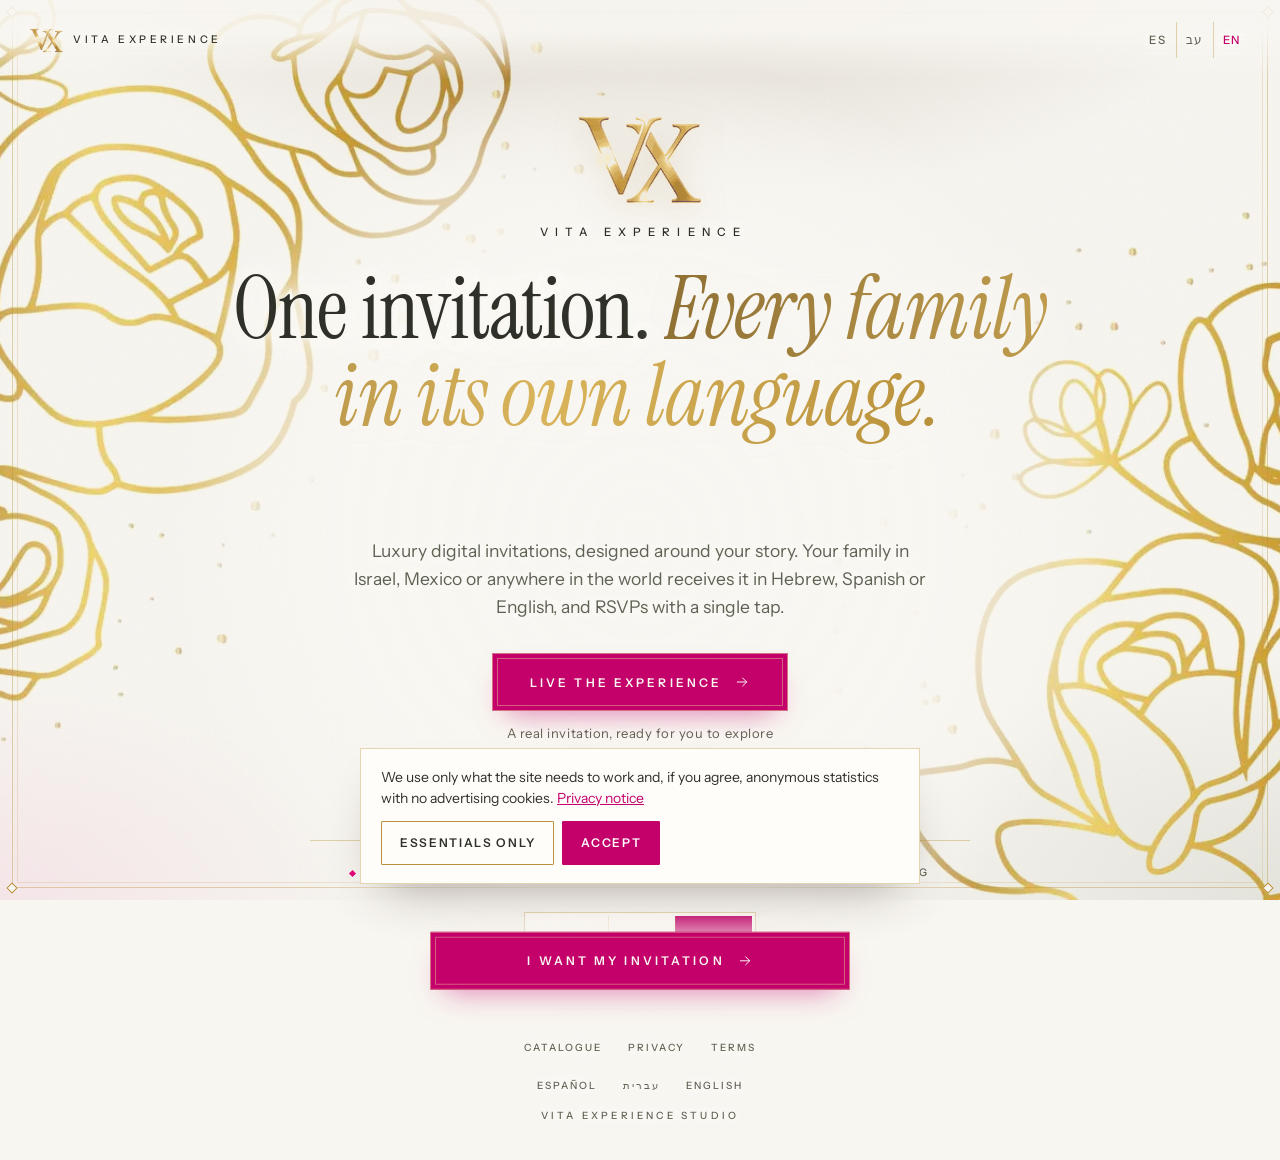
<file: index.html>
<!doctype html>
<html lang="es">
<head>
<script>if(/^blindfate\./i.test(location.hostname)&&!/\/blindfate\//.test(location.pathname))location.replace("/blindfate/");</script>
<meta charset="utf-8">
<!-- seo:start · generated by tools/seo-build.js -->
<title>Vita Experience · Invitaciones digitales de boda en hebreo, español e inglés</title>
<meta name="description" content="Invitaciones digitales de boda de lujo, diseñadas a la medida. Cada invitado la recibe en hebreo, español o inglés y confirma con un toque. RSVP, recordatorios por WhatsApp y mesas con QR. México, Israel y todo el mundo.">
<meta name="robots" content="index,follow,max-image-preview:large">
<link rel="canonical" href="https://vitaexperience.studio/">
<link rel="alternate" hreflang="es" href="https://vitaexperience.studio/">
<link rel="alternate" hreflang="en" href="https://vitaexperience.studio/en">
<link rel="alternate" hreflang="he" href="https://vitaexperience.studio/he">
<link rel="alternate" hreflang="x-default" href="https://vitaexperience.studio/">
<meta property="og:type" content="website">
<meta property="og:site_name" content="Vita Experience">
<meta property="og:url" content="https://vitaexperience.studio/">
<meta property="og:title" content="Vita Experience · Una invitación, cada familia en su idioma">
<meta property="og:description" content="Invitaciones digitales de boda de lujo, diseñadas a la medida. Cada invitado la recibe en hebreo, español o inglés y confirma con un toque. RSVP, recordatorios por WhatsApp y mesas con QR. México, Israel y todo el mundo.">
<meta property="og:image" content="https://vitaexperience.studio/og.jpg">
<meta property="og:locale" content="es_MX">
<meta property="og:locale:alternate" content="en_US">
<meta property="og:locale:alternate" content="he_IL">
<meta name="twitter:card" content="summary_large_image">
<script type="application/ld+json">{"@context":"https://schema.org","@graph":[{"@type":"Organization","@id":"https://vitaexperience.studio/#org","name":"Vita Experience","alternateName":"Vita Experience Studio","url":"https://vitaexperience.studio/","logo":"https://vitaexperience.studio/assets/icon-512.png","image":"https://vitaexperience.studio/og.jpg","slogan":"One invitation. Every family in its own language.","description":"Luxury digital wedding invitations in Hebrew, Spanish and English, with RSVP, WhatsApp reminders and QR table seating, for families in Mexico, Israel and around the world.","areaServed":["MX","IL","Worldwide"],"knowsLanguage":["es","he","en"],"contactPoint":{"@type":"ContactPoint","contactType":"customer service","url":"https://wa.me/525664674617","availableLanguage":["Spanish","Hebrew","English"]}},{"@type":"WebSite","@id":"https://vitaexperience.studio/#website","url":"https://vitaexperience.studio/","name":"Vita Experience","inLanguage":["es","he","en"],"publisher":{"@id":"https://vitaexperience.studio/#org"}},{"@type":"Service","name":"Digital wedding invitation in Hebrew, Spanish and English","serviceType":"Digital wedding invitation","provider":{"@id":"https://vitaexperience.studio/#org"},"areaServed":["MX","IL","Worldwide"],"hasOfferCatalog":{"@type":"OfferCatalog","name":"Vita Experience services","itemListElement":[{"@type":"Offer","itemOffered":{"@type":"Service","name":"Bespoke multilingual digital wedding invitation (Hebrew, Spanish, English)"}},{"@type":"Offer","itemOffered":{"@type":"Service","name":"Save the Date"}},{"@type":"Offer","itemOffered":{"@type":"Service","name":"RSVP with plus-ones and menu choice"}},{"@type":"Offer","itemOffered":{"@type":"Service","name":"WhatsApp delivery and reminders"}},{"@type":"Offer","itemOffered":{"@type":"Service","name":"QR table seating"}}]}}]}</script>
<!-- seo:end -->
<meta name="viewport" content="width=device-width,initial-scale=1,viewport-fit=cover">
<meta name="theme-color" content="#F8F6F1">
<link rel="icon" href="/favicon.ico" sizes="any"><link rel="icon" href="/favicon-32.png" type="image/png"><link rel="apple-touch-icon" href="/apple-touch-icon.png">
<link rel="manifest" href="/site.webmanifest">
<meta property="og:image:width" content="1200"><meta property="og:image:height" content="630">
<meta property="og:image:alt" content="Sobre de Vita Experience con sello de lacre: Una invitación. Cada familia, en su idioma.">
<link rel="stylesheet" href="/assets/vita.css">
<link rel="stylesheet" href="/fonts/fonts.css">
<style>
/* Layout: one screen at a time, like opening an envelope: welcome, the live demo, a one-minute quote, thanks. Single light look on purpose: the Vita palette (warm ivory paper, soft sand, muted sage, gold leaf, rosa mexicano). */
:root{
  --ivory:#F8F6F1; --paper:#FFFDF9; --sand:#D8CFC2; --sand-2:#E9E3D8; --sand-3:#F1ECE3;
  --sage:#A5AA98; --sage-ink:#5E6253; --ink:#2F3129;
  --gold:#B8913A; --gold-hi:#E6CF94; --gold-lo:#83652C; --line:rgba(184,145,58,.38); --line-soft:rgba(184,145,58,.2);
  --rosa:#E4007C; --rosa-ink:#C4006B; --rosa-deep:#A8005C;
  --foil:linear-gradient(100deg,#8E6F33 0%,#D9B45B 30%,#B8913A 50%,#E6CF94 68%,#9C7A3A 100%);
  --f-display:'Instrument Serif','Didot',Georgia,serif;
  --f-label:'Instrument Sans','Helvetica Neue',Arial,sans-serif;
  --f-body:'Instrument Sans','Helvetica Neue',Arial,sans-serif;
  color-scheme:light;
}
:root[dir="rtl"]{ --f-display:'Frank Ruhl Libre','Times New Roman',serif; --f-body:'Heebo','Arial Hebrew',Arial,sans-serif; --f-label:'Heebo','Arial Hebrew',Arial,sans-serif; }
*{box-sizing:border-box}
html{-webkit-text-size-adjust:100%;background:var(--ivory)}
body{margin:0;background:var(--ivory);color:var(--ink);font-family:var(--f-body);font-weight:400;font-size:16px;line-height:1.6;-webkit-font-smoothing:antialiased}
body::before{content:"";position:fixed;inset:0 0 auto;height:env(safe-area-inset-top,0px);z-index:60;background:var(--ivory)}
.bg{position:fixed;inset:0;z-index:0;pointer-events:none;
  background:radial-gradient(ellipse 70% 45% at 50% -8%,rgba(216,207,194,.9),transparent 70%),radial-gradient(ellipse 50% 40% at 100% 100%,rgba(165,170,152,.22),transparent 70%),radial-gradient(ellipse 40% 35% at 0% 100%,rgba(228,0,124,.06),transparent 70%),var(--ivory)}
.bg::after{content:"";position:absolute;inset:0;opacity:.08;mix-blend-mode:multiply;background-image:url("data:image/svg+xml;utf8,<svg xmlns='http://www.w3.org/2000/svg' width='160' height='160'><filter id='n'><feTurbulence type='fractalNoise' baseFrequency='.9' numOctaves='2' stitchTiles='stitch'/></filter><rect width='100%' height='100%' filter='url(%23n)'/></svg>")}
.frame{position:fixed;inset:max(12px,env(safe-area-inset-top,0px)) max(12px,env(safe-area-inset-right,0px)) max(12px,env(safe-area-inset-bottom,0px)) max(12px,env(safe-area-inset-left,0px));border:1px solid var(--line);pointer-events:none;z-index:1}
.frame::after{content:"";position:absolute;inset:4px;border:1px solid var(--line-soft)}
.frame i{position:absolute;width:8px;height:8px;border:1px solid var(--gold);background:var(--ivory);transform:rotate(45deg)}
.frame i:nth-child(1){top:-5px;left:-5px}.frame i:nth-child(2){top:-5px;right:-5px}.frame i:nth-child(3){bottom:-5px;left:-5px}.frame i:nth-child(4){bottom:-5px;right:-5px}
.vh{position:absolute!important;width:1px;height:1px;overflow:hidden;clip:rect(0 0 0 0);white-space:nowrap}
a{color:var(--rosa-ink)}
button,input,select{font:inherit;color:inherit}
:focus-visible{outline:1px solid var(--rosa);outline-offset:3px}
[tabindex="-1"]:focus{outline:none}

.top{position:fixed;top:env(safe-area-inset-top,0px);left:0;right:0;z-index:40;padding-left:max(30px,env(safe-area-inset-left,0px));padding-right:max(30px,env(safe-area-inset-right,0px));padding-block:22px 22px;display:flex;align-items:center;justify-content:space-between;pointer-events:none;background:linear-gradient(var(--ivory) 62%,rgba(248,246,241,0))}
.top > *{pointer-events:auto}
.brand{display:flex;align-items:center;gap:10px;text-decoration:none;color:var(--ink)}
.brand img{height:26px;width:auto}
.brand span{font-family:var(--f-label);font-size:10.5px;font-weight:500;letter-spacing:.34em;text-transform:uppercase}
.langs{display:flex}
.langs button{background:none;border:0;padding:8px 9px;min-height:36px;font-family:var(--f-label);font-size:11.5px;font-weight:500;letter-spacing:.14em;color:var(--sage-ink);cursor:pointer}
.langs button[aria-pressed="true"]{color:var(--rosa-ink)}
.langs button + button{border-inline-start:1px solid var(--line)}

main{position:relative;z-index:2}
.scr{min-height:100vh;min-height:100svh;display:flex;flex-direction:column;align-items:center;justify-content:center;padding-left:max(30px,env(safe-area-inset-left,0px));padding-right:max(30px,env(safe-area-inset-right,0px));padding-block:110px 72px}
.scr[hidden]{display:none!important}
.scr.in > *{animation:rise .9s cubic-bezier(.2,.7,.2,1) both}
.scr.in > *:nth-child(2){animation-delay:.08s}.scr.in > *:nth-child(3){animation-delay:.16s}.scr.in > *:nth-child(4){animation-delay:.24s}.scr.in > *:nth-child(5){animation-delay:.32s}.scr.in > *:nth-child(6){animation-delay:.4s}
@keyframes rise{from{opacity:.001;transform:translateY(14px)}to{opacity:1;transform:none}}

.eyebrow{font-family:var(--f-label);font-size:11px;font-weight:500;letter-spacing:.36em;text-transform:uppercase;color:var(--gold-lo);margin:0;display:flex;align-items:center;gap:14px;justify-content:center}
.eyebrow::before,.eyebrow::after{content:"";width:28px;height:1px;background:var(--gold)}
:root[dir="rtl"] .eyebrow{letter-spacing:.04em;font-size:14px}
.display{font-family:var(--f-display);font-weight:400;font-style:normal;letter-spacing:-.012em;line-height:1.02;margin:0;color:var(--ink);text-wrap:balance}
.display em,.it{font-style:italic}
:root[dir="rtl"] .display{font-weight:300;letter-spacing:0;line-height:1.12}
.foil{background:var(--foil);-webkit-background-clip:text;background-clip:text;color:transparent;background-size:200% 100%;animation:foil 9s ease-in-out infinite;font-style:italic;padding-inline-end:.06em}
:root[dir="rtl"] .foil{font-style:normal}
@keyframes foil{0%,100%{background-position:0% 0}50%{background-position:100% 0}}
.lead{color:var(--sage-ink);font-size:clamp(15.5px,1.6vw,17.5px);max-width:33em;margin:0 auto;text-wrap:pretty}

.btn{display:inline-flex;align-items:center;justify-content:center;gap:12px;min-height:58px;padding:0 38px;border:0;border-radius:1px;cursor:pointer;text-decoration:none;font-family:var(--f-label);font-size:12px;font-weight:600;letter-spacing:.26em;text-transform:uppercase;position:relative;overflow:hidden;transition:transform .2s ease,box-shadow .3s ease,background .2s ease}
:root[dir="rtl"] .btn{letter-spacing:.04em;font-size:15px}
.btn-pri{background:var(--rosa-ink);color:var(--ivory);box-shadow:inset 0 0 0 1px rgba(230,207,148,.55),inset 0 0 0 5px var(--rosa-ink),inset 0 0 0 6px rgba(230,207,148,.45),0 14px 30px -14px rgba(196,0,107,.55)}
.btn-pri::after{content:"";position:absolute;inset:0;background:linear-gradient(100deg,transparent 30%,rgba(255,255,255,.28) 50%,transparent 70%);transform:translateX(-120%);transition:transform .9s ease}
.btn-pri:hover::after{transform:translateX(120%)}
.btn-pri:hover{background:var(--rosa-deep);transform:translateY(-1px)}
.btn-line{background:transparent;color:var(--ink);border:1px solid var(--gold)}
.btn-line:hover{background:var(--paper)}
.btn-ink{background:var(--rosa-ink);color:var(--ivory);width:100%;box-shadow:inset 0 0 0 1px rgba(230,207,148,.55),inset 0 0 0 5px var(--rosa-ink),inset 0 0 0 6px rgba(230,207,148,.45)}
.btn-ink:hover{background:var(--rosa-deep)}
.btn-ink:disabled{opacity:.6;cursor:progress}
.btn svg{width:16px;height:16px;fill:none;stroke:currentColor;stroke-width:1.5;stroke-linecap:round;stroke-linejoin:round}
:root[dir="rtl"] .btn svg.arr{transform:scaleX(-1)}
.link{background:none;border:0;padding:8px 4px;color:var(--sage-ink);font-size:14px;cursor:pointer;text-decoration:underline;text-decoration-color:var(--gold);text-underline-offset:5px}
.link:hover{color:var(--rosa-ink)}

#welcome{text-align:center}
.wv{display:flex;flex-direction:column;align-items:center;gap:24px;text-align:center;max-width:100%}
.mono{width:min(124px,30vw);height:auto;filter:drop-shadow(0 10px 18px rgba(142,111,51,.22))}
.wm{font-family:var(--f-label);font-size:11.5px;font-weight:500;letter-spacing:.62em;text-transform:uppercase;color:var(--ink);margin:-8px 0 0;padding-inline-start:.62em}
.w-ctas{display:flex;flex-direction:column;align-items:center;gap:12px;margin-top:8px}
.w-note{font-size:13px;color:var(--sage-ink);letter-spacing:.04em}
.marks{display:flex;flex-wrap:wrap;justify-content:center;gap:10px 30px;margin-top:22px;padding-top:24px;border-top:1px solid var(--line);max-width:660px;width:100%}
.marks span{font-family:var(--f-label);font-size:10.5px;font-weight:500;letter-spacing:.24em;text-transform:uppercase;color:var(--sage-ink);display:flex;align-items:center;gap:10px}
.marks span::before{content:"";width:5px;height:5px;background:var(--rosa);transform:rotate(45deg)}
:root[dir="rtl"] .marks span{letter-spacing:.04em;font-size:13px}

#demo{justify-content:flex-start;padding-bottom:150px}
.demo-grid{width:100%;max-width:1080px;display:grid;grid-template-columns:minmax(0,1fr) minmax(0,1.1fr);gap:clamp(32px,6vw,88px);align-items:center}
@media (max-width:860px){.demo-grid{grid-template-columns:minmax(0,1fr)}}
.d-copy{display:flex;flex-direction:column;gap:20px;min-width:0}
.d-copy .eyebrow{justify-content:flex-start}
.d-copy .eyebrow::before{display:none}
.d-copy .display{font-size:clamp(40px,5.4vw,64px)}
.d-copy .lead{margin:0}
@media (max-width:860px){.d-copy{text-align:center;align-items:center}.d-copy .eyebrow{justify-content:center}.d-copy .eyebrow::before{display:block}}
.phone-wrap{display:flex;flex-direction:column;align-items:center;gap:18px}
.phone{display:block;position:relative;width:min(280px,72vw);aspect-ratio:9/18.5;border-radius:44px;padding:11px;background:linear-gradient(145deg,#F1E6CC,#C9B07A 45%,#E8D7AE 70%,#B8913A);box-shadow:0 0 0 1px rgba(142,111,51,.4),0 40px 70px -34px rgba(94,98,83,.6),0 10px 24px -12px rgba(142,111,51,.35);text-decoration:none;transition:transform .5s cubic-bezier(.2,.7,.2,1)}
.phone:hover{transform:translateY(-6px) rotate(-1deg)}
.phone .scrn{position:absolute;inset:11px;border-radius:34px;overflow:hidden;background:radial-gradient(circle at 50% 35%,#FFFBF8,#F8E8E5 72%);display:flex;flex-direction:column;align-items:center;justify-content:center;gap:14px;color:#6B2A3A;text-align:center}
.phone .notch{position:absolute;top:10px;left:50%;width:86px;height:24px;margin-left:-43px;border-radius:14px;background:#2F3129}
.phone .tap{font-family:'Instrument Sans',Arial,sans-serif;font-size:9px;font-weight:500;letter-spacing:.32em;text-transform:uppercase;color:#A1707A}
.seal{position:relative;width:96px;height:96px;border-radius:50%;background:radial-gradient(circle at 34% 30%,#F25AA6,#C4006B 62%,#8F004E);box-shadow:0 0 0 4px #FBF1EF,0 0 0 5.5px #B8913A,0 14px 26px -8px rgba(143,0,78,.5);display:flex;align-items:center;justify-content:center;font-family:'Instrument Serif',Georgia,serif;font-style:italic;font-size:30px;color:#FFE7F2;animation:beat 3.2s ease-in-out infinite}
.seal::after{content:"";position:absolute;inset:-6px;border-radius:50%;border:1.5px solid rgba(228,0,124,.5);animation:ring 3.2s ease-out infinite}
@keyframes beat{0%,100%{transform:scale(1)}10%{transform:scale(1.06)}20%{transform:scale(1)}}
@keyframes ring{0%,8%{opacity:0;transform:scale(1)}12%{opacity:.9}45%,100%{opacity:0;transform:scale(1.6)}}
.phone .names{font-family:'Instrument Serif',Georgia,serif;font-style:italic;font-size:30px;line-height:1.05;margin-top:8px}
.phone .date{font-family:'Instrument Sans',Arial,sans-serif;font-size:10px;font-weight:500;letter-spacing:.34em;color:#8E5A66}
.phone .glow{display:none}
.open-demo{min-width:250px}
.hint{font-size:12.5px;color:var(--sage-ink);letter-spacing:.04em;margin:-6px 0 0}

.moments{display:grid;grid-template-columns:repeat(2,minmax(0,1fr));gap:1px;background:var(--line);border:1px solid var(--line);margin-top:6px}
.moments div{background:var(--paper);padding:18px 18px 20px;min-width:0}
.moments b{display:block;font-family:var(--f-display);font-weight:400;font-style:italic;font-size:23px;color:var(--rosa-ink);margin-bottom:4px;line-height:1.15}
:root[dir="rtl"] .moments b{font-style:normal;font-size:20px}
.moments p{margin:0;font-size:14px;color:var(--sage-ink);line-height:1.5}
.sub-h{font-family:var(--f-label);font-size:10.5px;font-weight:600;letter-spacing:.32em;text-transform:uppercase;color:var(--gold-lo);margin:14px 0 0}
:root[dir="rtl"] .sub-h{letter-spacing:.04em;font-size:13.5px}
@media (max-width:860px){.sub-h{text-align:center}}

.section2{width:100%;max-width:1080px;margin-top:clamp(64px,10vw,120px);padding-top:clamp(48px,8vw,90px);border-top:1px solid var(--line);display:grid;grid-template-columns:minmax(0,1fr) minmax(0,1fr);gap:clamp(32px,6vw,80px);align-items:center}
@media (max-width:860px){.section2{grid-template-columns:minmax(0,1fr);text-align:center}}
.panel{background:var(--paper);border:1px solid var(--sand);padding:28px 26px 22px;position:relative;box-shadow:0 30px 60px -40px rgba(94,98,83,.5)}
.panel::before{content:"";position:absolute;inset:6px;border:1px solid var(--line-soft);pointer-events:none}
.panel .tag{position:absolute;top:-11px;inset-inline-end:18px;background:var(--ivory);border:1px solid var(--line);padding:2px 10px;font-family:var(--f-label);font-size:10px;font-weight:500;letter-spacing:.22em;text-transform:uppercase;color:var(--sage-ink)}
.panel .ttl{font-family:var(--f-label);font-size:10.5px;font-weight:600;letter-spacing:.26em;text-transform:uppercase;color:var(--sage-ink);margin:0 0 16px;text-align:start}
.stats{display:grid;grid-template-columns:repeat(3,minmax(0,1fr));gap:10px;text-align:center}
.stats div{background:var(--sand-3);padding:16px 6px}
.stats b{display:block;font-family:var(--f-display);font-weight:400;font-size:clamp(32px,4vw,42px);line-height:1;color:var(--ink);font-variant-numeric:lining-nums tabular-nums}
.stats div:first-child b{color:var(--rosa-ink)}
.stats span{display:block;font-size:12px;color:var(--sage-ink);margin-top:8px}
.bubble{margin-top:14px;background:#EEF0E8;border:1px solid #DCE0D2;border-radius:2px 14px 14px 14px;padding:12px 14px;font-size:14px;color:var(--ink);text-align:start;line-height:1.5}
.bubble small{display:block;font-size:11px;color:var(--sage-ink);margin-top:6px;text-align:end}
.price{display:flex;flex-direction:column;gap:16px;min-width:0}
.price .p-title{font-size:clamp(32px,4vw,46px)}
@media (max-width:860px){.price{align-items:center}}

.dock{position:fixed;left:0;right:0;bottom:0;z-index:45;padding-left:max(22px,env(safe-area-inset-left,0px));padding-right:max(22px,env(safe-area-inset-right,0px));padding-bottom:calc(18px + env(safe-area-inset-bottom,0px));padding-top:22px;background:linear-gradient(rgba(248,246,241,0),rgba(248,246,241,.96) 40%);display:flex;justify-content:center;transform:translateY(110%);transition:transform .5s cubic-bezier(.2,.7,.2,1)}
.dock.show{transform:none}
.dock .btn{width:100%;max-width:420px}
.dock .btn.pulse{animation:pulse 2.4s ease-in-out infinite}
@keyframes pulse{0%,100%{box-shadow:inset 0 0 0 1px rgba(230,207,148,.55),inset 0 0 0 5px var(--rosa-ink),inset 0 0 0 6px rgba(230,207,148,.45),0 14px 30px -14px rgba(196,0,107,.55)}50%{box-shadow:inset 0 0 0 1px rgba(230,207,148,.55),inset 0 0 0 5px var(--rosa-ink),inset 0 0 0 6px rgba(230,207,148,.45),0 14px 40px -6px rgba(228,0,124,.6)}}

#quote{padding-bottom:64px}
.qtop{width:100%;max-width:580px;margin-bottom:10px;text-align:start}
.card{width:100%;max-width:580px;background:var(--paper);color:var(--ink);padding:clamp(30px,5vw,50px);position:relative;border:1px solid var(--sand);box-shadow:0 40px 80px -50px rgba(94,98,83,.6)}
.card::before{content:"";position:absolute;inset:8px;border:1px solid var(--line);pointer-events:none}
.card h2{font-size:clamp(36px,5.4vw,50px);text-align:center;margin:12px 0 8px}
.card .lead{text-align:center;font-size:15.5px;margin-bottom:28px}
.q{display:flex;flex-direction:column;gap:26px;position:relative}
.f{display:flex;flex-direction:column;gap:10px;min-width:0}
.f > .lbl{font-family:var(--f-label);font-size:11px;font-weight:600;letter-spacing:.24em;text-transform:uppercase;color:var(--sage-ink)}
:root[dir="rtl"] .f > .lbl{letter-spacing:.02em;font-size:14px}
.f input[type=text],.f input[type=tel],.f input[type=date]{width:100%;min-height:50px;border:0;border-bottom:1px solid var(--sand);background:transparent;padding:8px 2px;font-family:var(--f-display);font-size:24px;color:var(--ink);border-radius:0}
:root[dir="rtl"] .f input[type=text]{font-size:21px}
.f input[type=tel],.f input[type=date]{font-family:var(--f-body);font-size:17px}
.f input::placeholder{color:var(--sage);font-style:italic}
.f input:focus{outline:none;border-bottom-color:var(--rosa);box-shadow:0 1px 0 var(--rosa)}
.f input:disabled{opacity:.4}
.opts{display:flex;flex-wrap:wrap;gap:8px}
.opt{position:relative}
.opt input{position:absolute;inset:0;width:100%;height:100%;margin:0;opacity:0;cursor:pointer}
.opt > span{display:flex;align-items:center;min-height:48px;padding:10px 18px;border:1px solid var(--sand);background:var(--ivory);font-size:15px;color:var(--ink);transition:all .2s ease;line-height:1.25}
.opt:hover > span{border-color:var(--gold)}
.opt > input:checked + span{background:var(--rosa-ink);border-color:var(--rosa-ink);color:var(--ivory);box-shadow:inset 0 0 0 3px var(--rosa-ink),inset 0 0 0 4px rgba(230,207,148,.6)}
.opt > input:focus-visible + span{outline:1px solid var(--rosa);outline-offset:2px}
.chk{display:inline-flex;align-items:center;gap:10px;font-size:14.5px;color:var(--sage-ink);cursor:pointer;min-height:32px;align-self:flex-start}
.chk input{width:18px;height:18px;accent-color:var(--rosa-ink);margin:0}
.help{font-size:13px;color:var(--sage-ink);margin:-2px 0 0}
.err{font-size:13px;color:#A1231B;margin:0;font-weight:500}
.f.bad input[type=text],.f.bad input[type=tel],.f.bad input[type=date]{border-bottom-color:#A1231B}
.f.bad .opt > span{border-color:#D9A29D}
.privacy{font-size:12.5px;color:var(--sage-ink);text-align:center;margin:2px 0 0}
.preview{font-size:12.5px;color:var(--gold-lo);border:1px dashed var(--line);padding:8px 12px;margin:0 auto 18px;max-width:34em;text-align:center}

#thanks{text-align:center}
#thanks .wv{gap:22px}

.ov{position:fixed;inset:0;z-index:80;background:rgba(248,246,241,.96);backdrop-filter:blur(10px);-webkit-backdrop-filter:blur(10px);display:grid;grid-template-columns:minmax(0,1fr) auto;align-items:center;gap:56px;padding-left:max(56px,env(safe-area-inset-left,0px));padding-right:max(56px,env(safe-area-inset-right,0px));padding-block:max(32px,env(safe-area-inset-top,0px)) max(32px,env(safe-area-inset-bottom,0px))}
.ov[hidden]{display:none!important}
.ov-copy{max-width:420px;justify-self:end;display:flex;flex-direction:column;gap:18px}
.ov-copy .display{font-size:clamp(34px,3.6vw,50px)}
.ov-copy p{margin:0;color:var(--sage-ink)}
.ov-phone{position:relative;height:min(820px,calc(100vh - 64px));aspect-ratio:9/19;border-radius:46px;padding:10px;background:linear-gradient(145deg,#F1E6CC,#C9B07A 45%,#E8D7AE 70%,#B8913A);box-shadow:0 50px 90px -40px rgba(94,98,83,.7)}
.ov-phone iframe{width:100%;height:100%;border:0;border-radius:37px;background:#FBEDEC}
.ov-close{position:fixed;top:calc(16px + env(safe-area-inset-top,0px));inset-inline-end:max(18px,env(safe-area-inset-right,0px));z-index:82;width:46px;height:46px;border-radius:50%;border:1px solid var(--gold);background:var(--paper);color:var(--ink);cursor:pointer;display:flex;align-items:center;justify-content:center}
.ov-close svg{width:18px;height:18px;stroke:currentColor;stroke-width:1.5;fill:none}
.ov-bar{display:none}
.ov-alt{font-size:13px;color:var(--sage-ink)}
@media (max-width:860px){
  .ov{display:block;padding:0}
  .ov-copy{display:none}
  .ov-phone{position:absolute;inset:0;height:auto;aspect-ratio:auto;border-radius:0;padding:0;background:none;box-shadow:none;padding-bottom:calc(86px + env(safe-area-inset-bottom,0px))}
  .ov-phone iframe{border-radius:0}
  .ov-bar{display:flex;position:absolute;left:0;right:0;bottom:0;padding:14px max(16px,env(safe-area-inset-left,0px)) calc(14px + env(safe-area-inset-bottom,0px));background:var(--ivory);border-top:1px solid var(--line);gap:10px}
  .ov-bar .btn{flex:1;min-height:54px;padding:0 14px}
}
.foot-links{display:flex;gap:6px 22px;justify-content:center;flex-wrap:wrap;margin-bottom:6px}
.foot-links a{color:var(--sage-ink);text-decoration:none;padding:8px 2px;letter-spacing:.2em}
.foot-links a:hover{color:var(--rosa-ink);text-decoration:underline;text-underline-offset:4px}
.foot p{margin:0}
.foot{position:relative;z-index:2;text-align:center;font-family:var(--f-label);font-size:10px;font-weight:500;letter-spacing:.32em;text-transform:uppercase;color:var(--sage-ink);padding:0 0 36px}

/* gold roses, used exactly as supplied, full-bleed behind every screen. "darken" melts the artwork's paper into the ivory page.
   Legibility: a soft ivory veil sits behind each block of text and every line of type carries an ivory halo, so the roses stay but never cross the letters. */
.deco{position:fixed;inset:0;z-index:1;pointer-events:none;mix-blend-mode:darken;opacity:0;transition:opacity 1s ease}
.deco.on{opacity:1}
.deco i{position:absolute;inset:0;background:url("rosas-doradas.jpg") no-repeat center/cover}
.deco i.b{display:none}
@media (max-aspect-ratio:1/1){
  .deco i{inset:auto 0 auto 0;height:42%;background-size:auto 100%}
  .deco i.a{top:0;background-position:left top}
  .deco i.b{display:block;bottom:0;background-position:right bottom}
}
.veil{position:relative;isolation:auto}
.veil::before{content:"";position:absolute;z-index:-1;inset:-56px -72px;pointer-events:none;
  background:radial-gradient(closest-side,rgba(248,246,241,.97) 0%,rgba(248,246,241,.93) 62%,rgba(248,246,241,.6) 82%,rgba(248,246,241,0) 100%)}
@media (max-width:620px){.veil::before{inset:-34px -24px}}
.display,.lead,.eyebrow,.wm,.w-note,.link,.marks span,.sub-h,.hint,.brand span,.langs button,.foot,.ov-alt{
  text-shadow:0 0 1px var(--ivory),0 0 6px var(--ivory),0 0 12px var(--ivory),0 0 22px var(--ivory),0 0 34px var(--ivory)}
.foil{text-shadow:none;filter:drop-shadow(0 0 6px var(--ivory)) drop-shadow(0 0 14px var(--ivory))}
.top{background:linear-gradient(rgba(248,246,241,.9) 40%,rgba(248,246,241,0))}
#welcome .display{font-size:clamp(44px,7vw,86px);max-width:9.6em}
#thanks .display{font-size:clamp(42px,6.4vw,76px);max-width:10em}
.langs.pick{display:inline-flex;margin-top:6px;border:1px solid var(--line);background:rgba(255,253,249,.86);padding:3px}
.langs.pick button{font-size:12px;letter-spacing:.08em;text-transform:none;min-height:40px;padding:8px 14px;color:var(--sage-ink)}
.langs.pick button + button{border-inline-start:1px solid var(--line-soft)}
.langs.pick button[aria-pressed="true"]{background:var(--rosa-ink);color:var(--ivory);text-shadow:none}
.qtop{display:flex;align-items:center;justify-content:space-between;gap:12px;flex-wrap:wrap}
.qtop .langs.pick{margin-top:0}
#langOther{margin-top:4px}
.qsteps{display:flex;align-items:center;gap:12px;justify-content:center;margin:-6px 0 2px}
.qsteps i{flex:0 0 36px;height:1px;background:var(--sand)}
.qs{display:flex;align-items:center;gap:8px;font-family:var(--f-label);font-size:11px;font-weight:600;letter-spacing:.2em;text-transform:uppercase;color:var(--sage)}
:root[dir="rtl"] .qs{letter-spacing:.02em;font-size:13px}
.qs b{width:24px;height:24px;border-radius:50%;border:1px solid var(--sand);display:inline-flex;align-items:center;justify-content:center;font-weight:500;font-size:12px;letter-spacing:0}
.qs.on{color:var(--rosa-ink)}.qs.on b{background:var(--rosa-ink);border-color:var(--rosa-ink);color:var(--ivory)}
.qs.done b{border-color:var(--gold);color:var(--gold-lo)}
.qpanel{display:flex;flex-direction:column;gap:26px}
.qpanel[hidden]{display:none!important}
.opts.col{flex-direction:column}
.opts.col .opt > span{width:100%}
#eventsWhich{margin-top:4px}
/* demo screen: the phone plays a real sample invitation; copy follows the same order as the video */
#demo{justify-content:center;padding-bottom:150px}
.dg{width:100%;max-width:1040px;display:grid;grid-template-columns:auto minmax(0,1fr);gap:clamp(40px,7vw,96px);align-items:center}
@media (max-width:860px){.dg{grid-template-columns:minmax(0,1fr);justify-items:center;gap:34px}}
.dg-phone{display:flex;flex-direction:column;align-items:center;gap:16px}
.vphone{position:relative;width:min(300px,62vw,calc((100svh - 200px) * 390 / 844));aspect-ratio:390/844;border-radius:46px;padding:10px;background:linear-gradient(145deg,#F1E6CC,#C9B07A 45%,#E8D7AE 70%,#B8913A);box-shadow:0 0 0 1px rgba(142,111,51,.4),0 50px 80px -40px rgba(94,98,83,.7),0 14px 30px -14px rgba(142,111,51,.4)}
.vphone video{display:block;width:100%;height:100%;object-fit:cover;border-radius:37px;background:var(--ivory)}
.vphone .notch{position:absolute;top:20px;left:50%;width:84px;height:22px;margin-left:-42px;border-radius:12px;background:#2F3129;z-index:2}
.vcap{margin:0;font-size:12.5px;color:var(--sage-ink);letter-spacing:.04em;text-shadow:0 0 8px var(--ivory),0 0 16px var(--ivory)}
.dg-copy{display:flex;flex-direction:column;gap:18px;min-width:0;max-width:480px}
.dg-copy .eyebrow{justify-content:flex-start}
.dg-copy .eyebrow::before{display:none}
.dg-copy .display{font-size:clamp(40px,5.2vw,62px)}
.dg-copy .lead{margin:0}
@media (max-width:860px){.dg-copy{text-align:center;align-items:center}.dg-copy .eyebrow{justify-content:center}.dg-copy .eyebrow::before{display:block}}
.steps-list{list-style:none;margin:4px 0 0;padding:0;counter-reset:st;display:flex;flex-direction:column;width:100%}
.steps-list li{counter-increment:st;display:grid;grid-template-columns:36px minmax(0,1fr);column-gap:12px;padding:13px 0;border-top:1px solid var(--line);text-align:start}
.steps-list li:last-child{border-bottom:1px solid var(--line)}
.steps-list li::before{content:counter(st,upper-roman);grid-row:span 2;font-family:var(--f-display);font-style:italic;font-size:20px;color:var(--gold);line-height:1.3}
.steps-list b{font-family:var(--f-display);font-weight:400;font-style:italic;font-size:22px;line-height:1.2;color:var(--rosa-ink)}
:root[dir="rtl"] .steps-list b,:root[dir="rtl"] .steps-list li::before{font-style:normal}
.steps-list span{font-size:14.5px;color:var(--sage-ink);line-height:1.5}
.calm{margin:4px 0 0;font-family:var(--f-display);font-style:italic;font-size:21px;line-height:1.35;color:var(--ink)}
:root[dir="rtl"] .calm{font-style:normal;font-size:19px}
.opt.svc > span{flex-direction:column;align-items:flex-start;gap:3px;padding:13px 18px}
.opt.svc .st{font-size:15px}
.opt.svc small{font-size:13px;color:var(--sage-ink);line-height:1.4}
.opt.svc > input:checked + span small{color:rgba(248,246,241,.82)}
@media (prefers-reduced-motion:reduce){*{animation:none!important;transition:none!important}}
</style>

<style>[hidden]{display:none!important}img{max-width:100%}
.ticker{position:relative;height:1.5em;width:100%;margin:6px 0 0;font-family:var(--f-display);font-style:italic;font-size:clamp(20px,4.6vw,28px);color:var(--gold-lo);text-align:center}
.ticker span{position:absolute;inset:0;opacity:0;animation:tick 7.5s ease-in-out infinite}
.ticker span[lang="he"]{font-family:'Frank Ruhl Libre',serif;font-style:normal}
.ticker span:nth-child(2){animation-delay:2.5s}.ticker span:nth-child(3){animation-delay:5s}
@keyframes tick{0%{opacity:0;transform:translateY(6px)}5%,26%{opacity:1;transform:none}32%,100%{opacity:0;transform:translateY(-6px)}}
@media (prefers-reduced-motion:reduce){.ticker span{animation:none;opacity:0}.ticker span:nth-child(2){opacity:1}}
</style>
</head>
<body data-vx="loader">
<div class="bg" aria-hidden="true"></div>
<div class="deco on" id="deco" aria-hidden="true"><i class="a"></i><i class="b"></i></div>
<div class="frame" aria-hidden="true"><i></i><i></i><i></i><i></i></div>

<header class="top">
  <a class="brand" href="#" data-go="welcome" aria-label="Vita Experience"><img src="/assets/vx.png" alt="" width="33" height="26"><span>Vita Experience</span></a>
  <div class="langs" role="group" aria-label="Idioma · שפה · Language">
    <button type="button" data-lang="es" aria-pressed="false">ES</button>
    <button type="button" data-lang="he" aria-pressed="false">עב</button>
    <button type="button" data-lang="en" aria-pressed="false">EN</button>
  </div>
</header>

<main>
  <!-- 1 · Bienvenida -->
  <section class="scr" id="welcome" aria-labelledby="wTitle">
    <div class="veil wv">
    <img class="mono" src="/assets/vx.png" alt="Vita Experience" width="200" height="157">
    <p class="wm">Vita Experience</p>
    <h1 class="display" id="wTitle"><span data-i18n="w_title_a">Una invitación.</span> <span class="foil" data-i18n="w_title_b">Cada familia, en su idioma.</span></h1>
    <p class="ticker" aria-hidden="true"><span lang="he" dir="rtl">עברית</span><span lang="es">Español</span><span lang="en">English</span></p>
    <p class="lead" data-i18n="w_sub">Invitaciones digitales de lujo, diseñadas a la medida de su historia. Tu familia en México, en Israel o en cualquier parte del mundo la recibe en hebreo, español o inglés, y confirma con un solo toque.</p>
    <div class="w-ctas">
      <button type="button" class="btn btn-pri" data-go="demo"><span data-i18n="w_cta">Vivir la experiencia</span><svg class="arr" viewBox="0 0 24 24" aria-hidden="true"><path d="M5 12h14M13 6l6 6-6 6"/></svg></button>
      <span class="w-note" data-i18n="w_note">Una invitación real, lista para que la explores</span>
      <button type="button" class="link" data-go="quote" data-i18n="w_alt">¿Ya lo decidiste? Solicita tu propuesta</button>
    </div>
    <div class="marks"><span data-i18n="w_p1">English · עברית · Español</span><span data-i18n="w_p2">Diseño a la medida</span><span data-i18n="w_p3">RSVP y mesas con QR</span></div>
    <div class="langs pick" role="group" aria-label="Idioma · שפה · Language"><button type="button" data-lang="es" aria-pressed="false">Español</button><button type="button" data-lang="he" aria-pressed="false">עברית</button><button type="button" data-lang="en" aria-pressed="false">English</button></div>
    </div>
  </section>

  <!-- 2 · Demo -->
  <section class="scr" id="demo" hidden aria-labelledby="dTitle">
    <div class="dg">
      <div class="dg-phone">
        <div class="vphone"><span class="notch" aria-hidden="true"></span><video id="demoVid" src="demo.mp4" poster="demo-poster.jpg" muted playsinline loop preload="auto" aria-label="Video de una invitación de ejemplo"></video></div>
        <p class="vcap" data-i18n="v_cap">Invitación de ejemplo · Itzjak &amp; Sara</p>
      </div>
      <div class="dg-copy veil">
        <p class="eyebrow" data-i18n="d_eyebrow">La experiencia</p>
        <h2 class="display" id="dTitle" data-i18n="d_title">Así la reciben tus invitados</h2>
        <p class="lead" data-i18n="d_sub">Una invitación de ejemplo, tal como la vive cada uno de tus invitados desde su celular y en su propio idioma.</p>
        <ol class="steps-list">
          <li><b data-i18n="m1_t">El sello</b><span data-i18n="m1_d">Tocan el sello y la invitación se abre como un sobre de verdad.</span></li>
          <li><b data-i18n="m6_t">En su idioma</b><span data-i18n="m6_d">Cada invitado la recibe en hebreo, español o inglés, con el hebreo de derecha a izquierda, como debe ser.</span></li>
          <li><b data-i18n="m2_t">La cuenta regresiva</b><span data-i18n="m2_d">La emoción crece cada vez que la vuelven a abrir.</span></li>
          <li><b data-i18n="m5_t">Encuentra tu mesa</b><span data-i18n="m5_d">Escanean el QR con el diseño de tu boda, buscan su nombre y ven su mesa.</span></li>
          <li><b data-i18n="m4_t">Confirmar en segundos</b><span data-i18n="m4_d">Asistencia, acompañantes y menú, sin una sola llamada.</span></li>
        </ol>
        <p class="calm" data-i18n="d_calm">Tú no te preocupas por nada: nosotros la enviamos, recordamos y confirmamos por ti.</p>
        <div><button type="button" class="btn btn-pri" data-go="quote"><span data-i18n="d_cta">Quiero mi invitación</span><svg class="arr" viewBox="0 0 24 24" aria-hidden="true"><path d="M5 12h14M13 6l6 6-6 6"/></svg></button></div>
      </div>
    </div>
  </section>

  <!-- 3 · Cotizar -->
  <section class="scr" id="quote" hidden aria-labelledby="qTitle">
    <div class="qtop veil"><button type="button" class="link" data-go="demo" data-i18n="back">← Atrás</button><div class="langs pick" role="group" aria-label="Idioma · שפה · Language"><button type="button" data-lang="es" aria-pressed="false">Español</button><button type="button" data-lang="he" aria-pressed="false">עברית</button><button type="button" data-lang="en" aria-pressed="false">English</button></div></div>
    <div class="card">
      <p class="preview" id="previewNote" hidden data-i18n="preview">Vista previa: aquí no se envía nada.</p>
      <p class="eyebrow" data-i18n="q_eyebrow">Tu propuesta</p>
      <h2 class="display" id="qTitle" data-i18n="q_title">Cuéntanos lo esencial</h2>
      <p class="lead" data-i18n="q_sub">Son dos pasos y te toma un minuto. Te enviaremos una propuesta personalizada por WhatsApp, y los detalles los afinamos juntos.</p>
      <form class="q" id="q" novalidate>
        <div class="vx-hp" aria-hidden="true"><label for="website">Website</label><input type="text" id="website" name="website" tabindex="-1" autocomplete="off"></div>
        <div class="qsteps" aria-hidden="true"><span class="qs on" data-qs="0"><b>1</b><span data-i18n="qs1">Tu boda</span></span><i></i><span class="qs" data-qs="1"><b>2</b><span data-i18n="qs2">Tu invitación</span></span></div>
        <div class="qpanel" data-qp="0">
        <div class="f" data-req="names"><label class="lbl" for="names" data-i18n="q_names">Nombres de los novios</label><input type="text" id="names" name="names" autocomplete="off" maxlength="120" required data-i18n-ph="ph_names" placeholder="Ej. Rachel &amp; Eitan"><p class="err" hidden></p></div>
        <div class="f" data-req="country"><span class="lbl" data-i18n="q_where">¿Dónde será la boda?</span>
          <div class="opts" role="radiogroup"><label class="opt"><input type="radio" name="country" value="MX"><span data-i18n="c_mx">México</span></label><label class="opt"><input type="radio" name="country" value="IL"><span data-i18n="c_il">Israel</span></label><label class="opt"><input type="radio" name="country" value="OTHER"><span data-i18n="c_other">Otro país</span></label></div><p class="err" hidden></p></div>
        <div class="f" data-req="date"><label class="lbl" for="date" data-i18n="q_date">Fecha de la boda</label><input type="date" id="date" name="date"><label class="chk"><input type="checkbox" id="nodate" name="nodate"><span data-i18n="q_nodate">Aún no tenemos fecha definida</span></label><p class="err" hidden></p></div>
        <div class="f" data-req="guests"><span class="lbl" data-i18n="q_guests">Número aproximado de invitados</span><p class="help" data-i18n="h_guests">Selecciona el rango.</p>
          <div class="opts" role="radiogroup"><label class="opt"><input type="radio" name="guests" value="150"><span data-i18n="g1">Hasta 150</span></label><label class="opt"><input type="radio" name="guests" value="300"><span data-i18n="g2">150 a 300</span></label><label class="opt"><input type="radio" name="guests" value="500"><span data-i18n="g3">300 a 500</span></label><label class="opt"><input type="radio" name="guests" value="501"><span data-i18n="g4">Más de 500</span></label></div><p class="err" hidden></p></div>
        <div class="f" data-req="langs"><span class="lbl" data-i18n="q_langs">¿En qué idioma será tu invitación?</span><p class="help" data-i18n="h_langs">Puedes elegir más de uno.</p>
          <div class="opts">
            <label class="opt"><input type="checkbox" name="langs" value="es"><span data-i18n="l_es">Español</span></label>
            <label class="opt"><input type="checkbox" name="langs" value="he"><span data-i18n="l_he">Hebreo</span></label>
            <label class="opt"><input type="checkbox" name="langs" value="en"><span data-i18n="l_en">Inglés</span></label>
            <label class="opt"><input type="checkbox" name="langs" value="other" id="langOtherChk"><span data-i18n="l_other">Otro</span></label>
          </div>
          <input type="text" id="langOther" name="langOther" maxlength="60" hidden data-i18n-ph="ph_lang_other" placeholder="¿Cuál o cuáles?" aria-label="Otro idioma">
          <p class="err" hidden></p></div>
        <button type="button" class="btn btn-ink" id="qNext"><span data-i18n="q_next">Continuar</span><svg class="arr" viewBox="0 0 24 24" aria-hidden="true"><path d="M5 12h14M13 6l6 6-6 6"/></svg></button>
        </div>
        <div class="qpanel" data-qp="1" hidden>
        <div class="f" data-req="design"><span class="lbl" data-i18n="q_design">¿Ya tienen el diseño de su invitación?</span>
          <div class="opts col" role="radiogroup"><label class="opt"><input type="radio" name="design" value="have"><span data-i18n="d_have">Sí, ya lo tenemos</span></label><label class="opt"><input type="radio" name="design" value="idea"><span data-i18n="d_idea">Tenemos una idea, falta diseñarla</span></label><label class="opt"><input type="radio" name="design" value="need"><span data-i18n="d_need">No, queremos que ustedes la diseñen</span></label></div><p class="err" hidden></p></div>
        <div class="f" data-req="send"><span class="lbl" data-i18n="q_deliver">¿Quieres que nosotros la enviemos a tus invitados?</span><p class="help" data-i18n="h_send">Enviamos la invitación por WhatsApp, mandamos los recordatorios y te entregamos la lista de confirmados.</p>
          <div class="opts col" role="radiogroup"><label class="opt"><input type="radio" name="send" value="yes"><span data-i18n="s_yes">Sí, que ustedes se encarguen de todo</span></label><label class="opt"><input type="radio" name="send" value="no"><span data-i18n="s_no">No, yo la comparto con mis invitados</span></label></div><p class="err" hidden></p></div>
        <div class="f" data-req="events"><span class="lbl" data-i18n="q_events">Además de la boda, ¿hay otros eventos?</span><p class="help" data-i18n="h_events">Civil, Shabat Jatán, Henna, Kidush, brunch…</p>
          <div class="opts" role="radiogroup"><label class="opt"><input type="radio" name="events" value="0"><span data-i18n="ev0">Solo la boda</span></label><label class="opt"><input type="radio" name="events" value="1"><span data-i18n="ev1">1 más</span></label><label class="opt"><input type="radio" name="events" value="2"><span data-i18n="ev2">2 más</span></label><label class="opt"><input type="radio" name="events" value="3"><span data-i18n="ev3">3 o más</span></label></div>
          <input type="text" id="eventsWhich" name="eventsWhich" maxlength="140" hidden data-i18n-ph="ph_events" placeholder="¿Cuáles? (opcional)" aria-label="Eventos">
          <p class="err" hidden></p></div>
        <div class="f" data-req="std"><span class="lbl" data-i18n="q_std">¿Te gustaría un Save the Date?</span><p class="help" data-i18n="h_std">Un aviso digital, antes de la invitación, para que reserven la fecha.</p>
          <div class="opts" role="radiogroup"><label class="opt"><input type="radio" name="std" value="yes"><span data-i18n="yes">Sí</span></label><label class="opt"><input type="radio" name="std" value="no"><span data-i18n="no">No</span></label></div><p class="err" hidden></p></div>
        <div class="f"><span class="lbl" data-i18n="q_extras">¿Te gustaría sumar este servicio?</span><p class="help" data-i18n="h_extras">Opcional.</p>
          <div class="opts col">
            <label class="opt svc"><input type="checkbox" name="services" value="tables"><span><span class="st" data-i18n="x_tables">Asignación de mesas con QR</span><small data-i18n="x_tables_d">Armamos las mesas contigo y tus invitados escanean un QR con el diseño de tu boda para ver en qué mesa están.</small></span></label>
          </div></div>
        <div class="f" data-req="wa"><label class="lbl" for="wa" data-i18n="q_wa">Tu WhatsApp</label><input type="tel" id="wa" name="wa" autocomplete="tel" inputmode="tel" dir="ltr" maxlength="25" required data-i18n-ph="ph_wa" placeholder="+52 55 1234 5678"><p class="help" data-i18n="h_wa">Ahí te enviaremos tu propuesta.</p><p class="err" hidden></p></div>
        <button type="submit" class="btn btn-ink" id="send"><span id="sendLbl"></span></button>
        <button type="button" class="link" id="qPrev" style="align-self:center" data-i18n="q_prev">← Regresar al paso anterior</button>
        <p class="err" id="sendErr" hidden role="alert"></p>
        </div>
        <p class="privacy"><span data-i18n="q_privacy">Tus datos se usan únicamente para preparar tu propuesta.</span> <a href="/privacidad" data-i18n="q_priv_link">Aviso de privacidad</a></p>
      </form>
    </div>
  </section>

  <!-- 4 · Gracias -->
  <section class="scr" id="thanks" hidden aria-labelledby="tTitle">
    <div class="veil wv">
    <img class="mono" src="/assets/vx.png" alt="" width="200" height="157">
    <p class="eyebrow" data-i18n="t_eyebrow">Recibido</p>
    <h2 class="display" id="tTitle"></h2>
    <p class="lead" data-i18n="t_sub">Ya tenemos todo para preparar tu propuesta. En breve te escribimos por WhatsApp; si prefieres adelantarte, mándanos un mensaje.</p>
    <div class="w-ctas">
      <a class="btn btn-pri" id="waLink" href="https://wa.me/525664674617" target="_blank" rel="noopener"><span data-i18n="t_wa">Escribir por WhatsApp</span></a>
      <button type="button" class="link" data-go="demo" data-i18n="t_demo">Volver a ver la invitación</button>
    </div>
    </div>
  </section>
</main>

<footer class="foot"><nav class="foot-links" aria-label="Vita Experience"><a href="/catalogo" data-i18n="f_cat">Catálogo</a><a href="/privacidad" data-i18n="f_priv">Privacidad</a><a href="/terminos" data-i18n="f_terms">Términos</a></nav><nav class="foot-links" aria-label="Idioma · שפה · Language"><a href="/" lang="es" hreflang="es">Español</a><a href="/he" lang="he" hreflang="he" dir="rtl">עברית</a><a href="/en" lang="en" hreflang="en">English</a></nav><p>Vita Experience Studio</p></footer>

<div class="dock" id="dock"><button type="button" class="btn btn-pri" data-go="quote" id="dockBtn"><span data-i18n="d_cta">Quiero mi invitación</span><svg class="arr" viewBox="0 0 24 24" aria-hidden="true"><path d="M5 12h14M13 6l6 6-6 6"/></svg></button></div>


<script>
(function(){
'use strict';
/* ===== CONFIG ===== */
var ENDPOINT = 'https://script.google.com/macros/s/AKfycbwIKAOWIO8gRaUlWiB-yvCAofAxu4yn0p0XV2OPBYgsSa26wNusMc_RB725MlYYnNjR9A/exec';                                          // URL de tu Apps Script (vacío = vista previa)
var WHATSAPP = '525664674617';                              // tu WhatsApp, con lada, sin + ni espacios

var I18N = {
es:{
w_title_a:'Una invitación.',w_title_b:'Cada familia, en su idioma.',w_sub:'Invitaciones digitales de lujo, diseñadas a la medida de su historia. Tu familia en México, en Israel o en cualquier parte del mundo la recibe en hebreo, español o inglés, y confirma con un solo toque.',w_cta:'Vivir la experiencia',w_note:'Una invitación real, lista para que la explores',w_alt:'¿Ya lo decidiste? Solicita tu propuesta',w_p1:'English · עברית · Español',w_p2:'Diseño a la medida',w_p3:'RSVP y mesas con QR',
ph_tap:'Toca el sello',d_eyebrow:'La experiencia',d_title:'Así la reciben tus invitados',d_sub:'Una invitación de ejemplo, tal como la vive cada uno de tus invitados desde su celular y en su propio idioma.',v_cap:'Invitación de ejemplo · Itzjak & Sara',m6_t:'En su idioma',m6_d:'Cada invitado la recibe en hebreo, español o inglés, con el hebreo de derecha a izquierda, como debe ser.',m5_t:'Encuentra tu mesa',m5_d:'Escanean el QR con el diseño de tu boda, buscan su nombre y ven su mesa.',d_calm:'Tú no te preocupas por nada: nosotros la enviamos, recordamos y confirmamos por ti.',d_open:'Abrir la invitación',d_hint:'Se abre en pantalla completa',d_lived:'Lo que vive cada invitado',
m1_t:'El sello',m1_d:'Tocan el sello y la invitación se abre como un sobre de verdad.',m2_t:'La cuenta regresiva',m2_d:'La emoción crece cada vez que la vuelven a abrir.',m3_t:'Cómo llegar',m3_d:'Google Maps, Waze o Moovit, a un toque.',m4_t:'Confirmar en segundos',m4_d:'Asistencia, acompañantes y menú, sin una sola llamada.',
p_example:'Ejemplo',p_title:'Tu panel de novios',p_conf:'Confirmaron',p_no:'No asistirán',p_wait:'Por responder',p_bubble:'Faltan 7 días para la boda de Rachel & Eitan. ¡Los esperamos con mucha ilusión!',
d_you:'Lo que ves tú',d_you_t:'Todo bajo control, sin perseguir a nadie',d_you_sub:'Ves cada respuesta en tiempo real, y los recordatorios por WhatsApp se envían solos: “los esperamos” a quien ya confirmó y “nos encantaría contar contigo” a quien aún no responde.',d_cta:'Quiero mi invitación',
q_eyebrow:'Tu propuesta',q_title:'Cuéntanos lo esencial',q_sub:'Son dos pasos y te toma un minuto. Te enviaremos una propuesta personalizada por WhatsApp, y los detalles los afinamos juntos.',
q_names:'Nombres de los novios',ph_names:'Ej. Rachel & Eitan',q_where:'¿Dónde será la boda?',c_mx:'México',c_il:'Israel',c_other:'Otro país',q_date:'Fecha de la boda',q_nodate:'Aún no tenemos fecha definida',
q_guests:'Número aproximado de invitados',h_guests:'Selecciona el rango.',g1:'Hasta 150',g2:'150 a 300',g3:'Más de 300',
q_langs:'¿En qué idioma será tu invitación?',h_langs:'Puedes elegir más de uno.',l_es:'Español',l_he:'Hebreo',l_en:'Inglés',l_other:'Otro',ph_lang_other:'¿Cuál o cuáles?',
qs1:'Tu boda',qs2:'Tu invitación',q_next:'Continuar',q_prev:'← Regresar al paso anterior',g3:'300 a 500',g4:'Más de 500',q_design:'¿Ya tienen el diseño de su invitación?',d_have:'Sí, ya lo tenemos',d_idea:'Tenemos una idea, falta diseñarla',d_need:'No, queremos que ustedes la diseñen',q_deliver:'¿Quieres que nosotros la enviemos a tus invitados?',h_send:'Enviamos la invitación por WhatsApp, mandamos los recordatorios y te entregamos la lista de confirmados.',s_yes:'Sí, que ustedes se encarguen de todo',s_no:'No, yo la comparto con mis invitados',q_events:'Además de la boda, ¿hay otros eventos?',h_events:'Civil, Shabat Jatán, Henna, Kidush, brunch…',ev0:'Solo la boda',ev1:'1 más',ev2:'2 más',ev3:'3 o más',ph_events:'¿Cuáles? (opcional)',q_std:'¿Te gustaría un Save the Date?',h_std:'Un aviso digital, antes de la invitación, para que reserven la fecha.',yes:'Sí',no:'No',q_extras:'¿Te gustaría sumar este servicio?',h_extras:'Opcional.',x_tables:'Asignación de mesas con QR',x_tables_d:'Armamos las mesas contigo y tus invitados escanean un QR con el diseño de tu boda para ver en qué mesa están.',q_wa:'Tu WhatsApp',ph_wa:'+52 55 1234 5678',h_wa:'Ahí te enviaremos tu propuesta.',q_send:'Solicitar mi propuesta',q_sending:'Enviando…',q_privacy:'Tus datos se usan únicamente para preparar tu propuesta.',
t_eyebrow:'Recibido',t_title:'Gracias, {n}.',t_sub:'Ya tenemos todo para preparar tu propuesta. En breve te escribimos por WhatsApp; si prefieres adelantarte, mándanos un mensaje.',t_wa:'Escribir por WhatsApp',t_demo:'Volver a ver la invitación',
wa_msg:'¡Hola! Somos {n} y acabamos de solicitar nuestra propuesta: boda {d}, {g} invitados, invitación en {p}.',wa_nodate:'aún sin fecha',date_pre:'el ',
e_req:'Nos falta este dato.',e_choose:'Elige una opción.',e_lang:'Elige al menos un idioma.',e_other:'Cuéntanos qué idioma.',e_wa:'Escribe tu WhatsApp con lada, por ejemplo +52.',e_send:'No pudimos enviar tu solicitud. Inténtalo de nuevo o escríbenos directo por WhatsApp.',
preview:'Vista previa: aquí no se envía nada.',ov_title:'Estás viendo lo que verá cada invitado',ov_sub:'Toca el sello, recorre la invitación y prueba confirmar. Cuando termines, pide la tuya.',ov_close:'Volver',ov_alt:'¿No carga? Ábrela en otra pestaña',back:'← Atrás',lang_pick:'Idioma',f_cat:'Catálogo',f_priv:'Privacidad',f_terms:'Términos',q_priv_link:'Aviso de privacidad',e_wa_bad:'Revisa el número: solo dígitos, espacios y +.'
},
he:{
w_title_a:'הזמנה אחת.',w_title_b:'כל משפחה בשפה שלה.',w_sub:'הזמנות דיגיטליות יוקרתיות בעיצוב אישי לסיפור שלכם. המשפחה בישראל, במקסיקו או בכל מקום בעולם מקבלת אותה בעברית, בספרדית או באנגלית, ומאשרת הגעה בלחיצה אחת.',w_cta:'לחוות את החוויה',w_note:'הזמנה אמיתית, מחכה שתגלו אותה',w_alt:'כבר החלטתם? לקבלת הצעה אישית',w_p1:'עברית · Español · English',w_p2:'עיצוב אישי',w_p3:'אישורי הגעה ושולחנות עם QR',
ph_tap:'לחצו על החותם',d_eyebrow:'החוויה',d_title:'כך האורחים שלכם מקבלים אותה',d_sub:'הזמנה לדוגמה, בדיוק כפי שכל אורח חווה אותה מהטלפון, בשפה שלו.',v_cap:'הזמנה לדוגמה · יצחק ושרה',m6_t:'בשפה שלהם',m6_d:'כל אורח מקבל אותה בעברית, בספרדית או באנגלית, והעברית מימין לשמאל, כמו שצריך.',m5_t:'מצאו את השולחן',m5_d:'סורקים QR בעיצוב החתונה שלכם, מחפשים את השם ורואים את השולחן.',d_calm:'אתם לא צריכים לדאוג לכלום: אנחנו שולחים, מזכירים ומאשרים בשבילכם.',d_open:'לפתיחת ההזמנה',d_hint:'נפתחת במסך מלא',d_lived:'מה כל אורח חווה',
m1_t:'החותם',m1_d:'לוחצים על החותם וההזמנה נפתחת כמו מעטפה אמיתית.',m2_t:'הספירה לאחור',m2_d:'ההתרגשות גדלה בכל פעם שפותחים אותה מחדש.',m3_t:'איך מגיעים',m3_d:'Google Maps,‏ Waze או Moovit בלחיצה.',m4_t:'אישור הגעה בשניות',m4_d:'הגעה, מלווים ומנה, בלי אף שיחת טלפון.',
p_example:'דוגמה',p_title:'לוח הבקרה שלכם',p_conf:'אישרו',p_no:'לא יגיעו',p_wait:'טרם ענו',p_bubble:'עוד 7 ימים לחתונה של רייצ׳ל ואיתן. מחכים לכם בהתרגשות!',
d_you:'מה אתם רואים',d_you_t:'הכול בשליטה, בלי לרדוף אחרי אף אחד',d_you_sub:'כל תשובה מופיעה בזמן אמת, והתזכורות בוואטסאפ נשלחות לבד: ״מחכים לכם״ למי שכבר אישר, ו״נשמח לראות אתכם״ למי שעוד לא ענה.',d_cta:'אני רוצה הזמנה כזו',
q_eyebrow:'ההצעה שלכם',q_title:'ספרו לנו את העיקר',q_sub:'שני שלבים, דקה אחת. נשלח לכם הצעה אישית בוואטסאפ, ואת הפרטים נדייק יחד.',
q_names:'שמות בני הזוג',ph_names:'לדוגמה: רייצ׳ל & איתן',q_where:'איפה תתקיים החתונה?',c_mx:'מקסיקו',c_il:'ישראל',c_other:'מדינה אחרת',q_date:'תאריך החתונה',q_nodate:'עדיין אין תאריך סופי',
q_guests:'מספר מוזמנים משוער',h_guests:'בחרו טווח.',g1:'עד 150',g2:'150 עד 300',g3:'יותר מ-300',
q_langs:'באיזו שפה תהיה ההזמנה?',h_langs:'אפשר לבחור יותר משפה אחת.',l_es:'ספרדית',l_he:'עברית',l_en:'אנגלית',l_other:'אחרת',ph_lang_other:'איזו שפה?',
qs1:'החתונה',qs2:'ההזמנה',q_next:'המשך',q_prev:'חזרה לשלב הקודם →',g3:'300 עד 500',g4:'יותר מ-500',q_design:'יש לכם כבר עיצוב להזמנה?',d_have:'כן, יש לנו',d_idea:'יש לנו רעיון, צריך לעצב',d_need:'לא, נשמח שתעצבו אתם',q_deliver:'תרצו שאנחנו נשלח את ההזמנה לאורחים?',h_send:'אנחנו שולחים את ההזמנה בוואטסאפ, שולחים תזכורות ומעבירים לכם את רשימת המאשרים.',s_yes:'כן, שאתם תדאגו להכול',s_no:'לא, אנחנו נשתף אותה בעצמנו',q_events:'מלבד החתונה, יש אירועים נוספים?',h_events:'שבת חתן, חינה, קידוש, טקס אזרחי, בראנץ׳…',ev0:'רק החתונה',ev1:'עוד 1',ev2:'עוד 2',ev3:'3 או יותר',ph_events:'אילו? (לא חובה)',q_std:'תרצו גם Save the Date?',h_std:'הודעה דיגיטלית לפני ההזמנה, כדי שישמרו את התאריך.',yes:'כן',no:'לא',q_extras:'תרצו להוסיף את השירות הזה?',h_extras:'לא חובה.',x_tables:'סידורי הושבה עם QR',x_tables_d:'מסדרים יחד את השולחנות, והאורחים סורקים QR בעיצוב החתונה כדי לראות באיזה שולחן הם יושבים.',q_wa:'הוואטסאפ שלכם',ph_wa:'+972 50 123 4567',h_wa:'לשם נשלח את ההצעה.',q_send:'לקבלת ההצעה שלנו',q_sending:'שולחים…',q_privacy:'הפרטים משמשים רק להכנת ההצעה שלכם.',
t_eyebrow:'התקבל',t_title:'תודה, {n}.',t_sub:'יש לנו את כל מה שצריך כדי להכין את ההצעה. נכתוב לכם בקרוב בוואטסאפ, ואם תרצו להקדים, שלחו לנו הודעה.',t_wa:'לכתוב בוואטסאפ',t_demo:'לראות שוב את ההזמנה',
wa_msg:'שלום! אנחנו {n} וביקשנו עכשיו הצעה להזמנה: חתונה {d}, {g} מוזמנים, שפות: {p}.',wa_nodate:'עדיין בלי תאריך',date_pre:'ב-',
e_req:'חסר לנו הפרט הזה.',e_choose:'בחרו אפשרות.',e_lang:'בחרו לפחות שפה אחת.',e_other:'ספרו לנו איזו שפה.',e_wa:'כתבו את הוואטסאפ עם קידומת, למשל ‎+972.',e_send:'לא הצלחנו לשלוח את הבקשה. נסו שוב או כתבו לנו ישירות בוואטסאפ.',
preview:'תצוגה מקדימה: כאן שום דבר לא נשלח.',ov_title:'זה מה שכל אורח יראה',ov_sub:'לחצו על החותם, גללו ונסו לאשר הגעה. כשתסיימו, בקשו הזמנה משלכם.',ov_close:'חזרה',ov_alt:'לא נטען? פתחו בכרטיסייה חדשה',back:'חזרה →',lang_pick:'שפה',f_cat:'קטלוג',f_priv:'פרטיות',f_terms:'תנאים',q_priv_link:'מדיניות פרטיות',e_wa_bad:'בדקו את המספר: רק ספרות, רווחים ו-+.'
},
en:{
w_title_a:'One invitation.',w_title_b:'Every family in its own language.',w_sub:'Luxury digital invitations, designed around your story. Your family in Israel, Mexico or anywhere in the world receives it in Hebrew, Spanish or English, and RSVPs with a single tap.',w_cta:'Live the experience',w_note:'A real invitation, ready for you to explore',w_alt:'Already decided? Request your proposal',w_p1:'English · עברית · Español',w_p2:'Bespoke design',w_p3:'RSVP & QR seating',
ph_tap:'Tap the seal',d_eyebrow:'The experience',d_title:'This is how your guests receive it',d_sub:'A sample invitation, exactly as each of your guests experiences it on their phone, in their own language.',v_cap:'Sample invitation · Itzjak & Sara',m6_t:'In their language',m6_d:'Each guest receives it in Hebrew, Spanish or English, with Hebrew right to left, as it should be.',m5_t:'Find your table',m5_d:'Guests scan a QR in your wedding’s design, search their name and see their table.',d_calm:'You don’t have to worry about a thing: we send it, remind and confirm for you.',d_open:'Open the invitation',d_hint:'Opens full screen',d_lived:'What every guest experiences',
m1_t:'The seal',m1_d:'They tap the seal and it opens like a real envelope.',m2_t:'The countdown',m2_d:'The excitement grows every time they open it again.',m3_t:'Getting there',m3_d:'Google Maps, Waze or Moovit in one tap.',m4_t:'RSVP in seconds',m4_d:'Attendance, plus-ones and menu, without a single call.',
p_example:'Example',p_title:'Your couple’s dashboard',p_conf:'Attending',p_no:'Declined',p_wait:'Awaiting reply',p_bubble:'7 days to go until Rachel & Eitan’s wedding. We can’t wait to see you!',
d_you:'What you see',d_you_t:'Everything in hand, without chasing anyone',d_you_sub:'See every reply as it arrives, while WhatsApp reminders go out on their own: “we can’t wait to see you” to guests who said yes, and “we’d love to have you” to those who haven’t replied.',d_cta:'I want my invitation',
q_eyebrow:'Your proposal',q_title:'Tell us the essentials',q_sub:'Two quick steps, about a minute. We’ll send you a personal proposal on WhatsApp and refine the details together.',
q_names:'The couple’s names',ph_names:'E.g. Rachel & Eitan',q_where:'Where will the wedding be?',c_mx:'Mexico',c_il:'Israel',c_other:'Another country',q_date:'Wedding date',q_nodate:'We haven’t set a date yet',
q_guests:'Approximate number of guests',h_guests:'Select a range.',g1:'Up to 150',g2:'150 to 300',g3:'More than 300',
q_langs:'Which language will your invitation be in?',h_langs:'You can choose more than one.',l_es:'Spanish',l_he:'Hebrew',l_en:'English',l_other:'Other',ph_lang_other:'Which one(s)?',
qs1:'Your wedding',qs2:'Your invitation',q_next:'Continue',q_prev:'← Back to the previous step',g3:'300 to 500',g4:'More than 500',q_design:'Do you already have your invitation design?',d_have:'Yes, we have it',d_idea:'We have an idea, it still needs designing',d_need:'No, we’d love you to design it',q_deliver:'Would you like us to send it to your guests?',h_send:'We send the invitation on WhatsApp, follow up with reminders and hand you the final guest list.',s_yes:'Yes, please take care of everything',s_no:'No, we’ll share it ourselves',q_events:'Besides the wedding, are there other events?',h_events:'Civil ceremony, Shabbat Chatan, Henna, Kiddush, brunch…',ev0:'Just the wedding',ev1:'1 more',ev2:'2 more',ev3:'3 or more',ph_events:'Which ones? (optional)',q_std:'Would you like a Save the Date?',h_std:'A digital note, before the invitation, so guests keep the date.',yes:'Yes',no:'No',q_extras:'Would you like to add this service?',h_extras:'Optional.',x_tables:'Table seating with QR',x_tables_d:'We plan the tables with you, and guests scan a QR in your wedding’s design to see where they’re seated.',q_wa:'Your WhatsApp',ph_wa:'+972 50 123 4567',h_wa:'That’s where we’ll send your proposal.',q_send:'Request my proposal',q_sending:'Sending…',q_privacy:'Your details are used only to prepare your proposal.',
t_eyebrow:'Received',t_title:'Thank you, {n}.',t_sub:'We have everything we need to prepare your proposal. We’ll message you on WhatsApp shortly. If you’d rather not wait, send us a message.',t_wa:'Message us on WhatsApp',t_demo:'See the invitation again',
wa_msg:'Hi! We’re {n} and we just requested our proposal: wedding {d}, {g} guests, invitation in {p}.',wa_nodate:'date to be set',date_pre:'on ',
e_req:'We still need this.',e_choose:'Choose an option.',e_lang:'Choose at least one language.',e_other:'Tell us which language.',e_wa:'Add your WhatsApp with country code, e.g. +972.',e_send:'We couldn’t send your request. Please try again or message us directly on WhatsApp.',
preview:'Preview: nothing is sent from here.',ov_title:'You’re seeing what every guest will see',ov_sub:'Tap the seal, scroll through and try the RSVP. When you’re done, ask for yours.',ov_close:'Back',ov_alt:'Not loading? Open it in a new tab',back:'← Back',lang_pick:'Language',f_cat:'Catalogue',f_priv:'Privacy',f_terms:'Terms',q_priv_link:'Privacy notice',e_wa_bad:'Check the number: digits, spaces and + only.'
}};

var SCREENS = ['welcome','demo','quote','thanks'];
var lang = 'es', current = 'welcome', sent = false, demoOpened = false;
var PREVIEW = !ENDPOINT;
var form = document.getElementById('q');
var bornAt = Date.now();
function $(s){ return document.querySelector(s); }
function $$(s){ return [].slice.call(document.querySelectorAll(s)); }
function t(k, v){ var s = I18N[lang][k]; if(s == null) s = I18N.es[k]; if(s == null) s = k; if(v) for(var x in v) s = s.split('{'+x+'}').join(v[x]); return s; }
function radio(n){ var r = form.querySelector('input[name="'+n+'"]:checked'); return r ? r.value : ''; }

function currency(){ var c = radio('country'); if(c==='MX') return 'MXN'; if(c==='IL') return 'ILS'; return lang==='es' ? 'MXN' : 'ILS'; }

function applyLang(l){
  (function(){ var dv=document.getElementById('demoVid'); if(!dv) return; var en=l==='en'; var src=en?'demo-en.mp4':'demo.mp4'; if(dv.getAttribute('src')!==src){ var playing=!dv.paused; dv.setAttribute('poster', en?'demo-poster-en.jpg':'demo-poster.jpg'); dv.setAttribute('src',src); dv.load(); if(playing) dv.play().catch(function(){}); } })();
  lang = l; var r = document.documentElement; r.lang = l; r.dir = l==='he' ? 'rtl' : 'ltr';
  $$('.langs button').forEach(function(b){ b.setAttribute('aria-pressed', String(b.dataset.lang===l)); });
  $$('[data-i18n]').forEach(function(el){ el.textContent = t(el.dataset.i18n); });
  $$('[data-i18n-ph]').forEach(function(el){ el.placeholder = t(el.dataset.i18nPh); });
  refresh();
}
function refresh(){
  $('#sendLbl').textContent = t('q_send');
  if(sent) $('#tTitle').textContent = t('t_title',{n:$('#names').value.trim()});
}
function checkedVals(n){ return [].slice.call(form.querySelectorAll('input[name="'+n+'"]:checked')).map(function(i){ return i.value; }); }

document.addEventListener('click', function(e){
  var b = e.target.closest('.langs button[data-lang]'); if(!b) return;
  e.preventDefault(); applyLang(b.dataset.lang);
  try{ localStorage.setItem('vx_lang', b.dataset.lang); }catch(x){}
});

/* ===== screens ===== */
function show(id, push){
  if(SCREENS.indexOf(id)<0) id = 'welcome';
  if(id==='thanks' && !sent) id = 'quote';
  current = id;
  document.getElementById('deco').classList.add('on');
  SCREENS.forEach(function(s){ var el = document.getElementById(s); el.hidden = s!==id; el.classList.toggle('in', s===id); });
  var dock = $('#dock'); dock.classList.toggle('show', id==='demo');
  if(id==='demo'){ demoOpened = true; playDemo(); } else if(vid){ try{ vid.pause(); }catch(e){} }
  window.scrollTo(0,0);
  if(push !== false){ var h = id==='welcome' ? '' : '#'+id; try{ if(location.hash !== h) history.pushState(null, '', h || location.pathname); }catch(e){ location.hash = h; } }
  var heading = document.getElementById(id).querySelector('h1,h2'); if(heading){ heading.setAttribute('tabindex','-1'); try{ heading.focus({preventScroll:true}); }catch(e){} }
}
$$('[data-go]').forEach(function(b){ b.addEventListener('click', function(e){ e.preventDefault(); show(b.dataset.go); }); });
window.addEventListener('popstate', function(){ show((location.hash||'').replace('#','') || 'welcome', false); });
window.addEventListener('hashchange', function(){ var h = (location.hash||'').replace('#',''); if(['es','he','en'].indexOf(h)>-1){ applyLang(h); return; } if(h!==current) show(h || 'welcome', false); });

/* ===== demo ===== */
var vid = $('#demoVid');
function playDemo(){ if(!vid) return; try{ vid.currentTime = 0; var p = vid.play(); if(p && p.catch) p.catch(function(){}); }catch(e){} }
/* ===== quote ===== */
$('#langOtherChk').addEventListener('change', function(){ var i = $('#langOther'); i.hidden = !this.checked; if(this.checked) setTimeout(function(){ i.focus(); }, 30); else i.value=''; });
$('#nodate').addEventListener('change', function(){ $('#date').disabled = this.checked; if(this.checked) $('#date').value=''; clear($('#date').closest('.f')); });
form.addEventListener('change', function(e){ var f = e.target.closest('.f'); if(f) clear(f); refresh(); });
form.addEventListener('input', function(e){ var f = e.target.closest('.f'); if(f) clear(f); });
function clear(f){ f.classList.remove('bad'); var p = f.querySelector('.err'); if(p) p.hidden = true; }
function bad(f, k){ f.classList.add('bad'); var p = f.querySelector('.err'); p.textContent = t(k); p.hidden = false; }
var qstep = 0;
function setQStep(n){
  qstep = n;
  $$('.qpanel').forEach(function(p){ p.hidden = +p.dataset.qp !== n; });
  $$('.qs').forEach(function(x){ var k = +x.dataset.qs; x.classList.toggle('on', k===n); x.classList.toggle('done', k<n); });
  $('.card').scrollIntoView({behavior:'smooth', block:'start'});
}
function validate(step){
  var first = null;
  function mark(key, msg){ var f = form.querySelector('[data-req="'+key+'"]'); bad(f, msg); if(!first) first = f; }
  if(step===0){
    if(!$('#names').value.trim()) mark('names','e_req');
    if(!radio('country')) mark('country','e_choose');
    if(!$('#date').value && !$('#nodate').checked) mark('date','e_req');
    if(!radio('guests')) mark('guests','e_choose');
    var lv = checkedVals('langs'); if(!lv.length) mark('langs','e_lang'); else if(lv.indexOf('other')>-1 && !$('#langOther').value.trim()) mark('langs','e_other');
  } else {
    ['design','send','events','std'].forEach(function(k){ if(!radio(k)) mark(k,'e_choose'); });
    var waRaw = $('#wa').value.trim(), wd = waRaw.replace(/\D/g,''); if(wd.length < 8 || wd.length > 15) mark('wa','e_wa'); else if(!/^\+?[\d\s().-]+$/.test(waRaw)) mark('wa','e_wa_bad');
  }
  if(first){ first.scrollIntoView({behavior:'smooth', block:'center'}); var i = first.querySelector('input'); if(i) try{ i.focus({preventScroll:true}); }catch(e){} return false; }
  return true;
}
$('#qNext').addEventListener('click', function(){ if(validate(0)) setQStep(1); });
$('#qPrev').addEventListener('click', function(){ setQStep(0); });
form.addEventListener('change', function(e){ if(e.target.name==='events'){ var w = $('#eventsWhich'); w.hidden = e.target.value==='0'; if(w.hidden) w.value=''; } });
function fmtDate(v){ try{ var p = v.split('-'); var dt = new Date(+p[0], +p[1]-1, +p[2]); return dt.toLocaleDateString({es:'es-MX',he:'he-IL',en:'en-US'}[lang], {day:'numeric', month:'long', year:'numeric'}); }catch(e){ return v; } }
function labels(){
  var g = {'150':t('g1'),'300':t('g2'),'500':t('g3'),'501':t('g4')}[radio('guests')] || '';
  var map = {es:t('l_es'),he:t('l_he'),en:t('l_en')}; var p = checkedVals('langs').map(function(x){ return x==='other' ? ($('#langOther').value.trim() || t('l_other')) : map[x]; }).join(', ');
  var d = $('#nodate').checked || !$('#date').value ? t('wa_nodate') : t('date_pre') + fmtDate($('#date').value);
  return {g:g, p:p, d:d};
}
function thanks(){
  sent = true;
  var n = $('#names').value.trim(), L = labels();
  $('#tTitle').textContent = t('t_title',{n:n});
  var msg = t('wa_msg',{n:n, d:L.d, g:L.g, p:L.p});
  $('#waLink').href = 'https://wa.me/'+WHATSAPP+'?text='+encodeURIComponent(msg);
  show('thanks');
}
form.addEventListener('submit', function(e){
  e.preventDefault();
  if(qstep===0){ if(validate(0)) setQStep(1); return; }
  if(!validate(1)) return;
  if(PREVIEW){ thanks(); return; }
  /* protección contra bots: campo invisible lleno o envío en menos de 4 segundos */
  if($('#website').value || Date.now()-bornAt < 4000){ thanks(); return; }
  var btn = $('#send'), err = $('#sendErr'); err.hidden = true; btn.disabled = true; $('#sendLbl').textContent = t('q_sending');
  var L = labels(), c = currency(), q = {};
  try{ if(window.vxSource) q = window.vxSource(); new URLSearchParams(location.search).forEach(function(v,k){ if(/^utm_|^ref$|^src$/.test(k)) q[k]=String(v).slice(0,120); }); }catch(x){}
  var payload = {type:'lead', submittedAt:new Date().toISOString(), lang:lang, names:$('#names').value.trim(), country:radio('country'), currency:c,
    date:$('#date').value, noDate:$('#nodate').checked, guests:L.g, guestsRange:radio('guests'), languages:L.p, languageCodes:checkedVals('langs'), languageOther:$('#langOther').value.trim(),
    design:radio('design'), send:radio('send'), events:+radio('events'), eventsWhich:$('#eventsWhich').value.trim(), saveTheDate:radio('std')==='yes', services:checkedVals('services'), whatsapp:$('#wa').value.trim(), sawDemo:demoOpened, source:q, page:location.origin+location.pathname, hp:$('#website').value, elapsed:Date.now()-bornAt};
  fetch(ENDPOINT, {method:'POST', body:JSON.stringify(payload)})
    .then(function(r){ return r.json(); })
    .then(function(r){ if(!r || !r.ok) throw new Error('fail'); thanks(); })
    .catch(function(){ err.textContent = t('e_send'); err.hidden = false; btn.disabled = false; $('#sendLbl').textContent = t('q_send'); });
});

/* ===== boot ===== */
var h = (location.hash||'').replace('#','');
var nav = (navigator.language||'es').slice(0,2);
var saved = null; try{ saved = localStorage.getItem('vx_lang'); }catch(x){}
applyLang(['es','he','en'].indexOf(h)>-1 ? h : window.VX_LANG || (['es','he','en'].indexOf(saved)>-1 ? saved : (['he','en'].indexOf(nav)>-1 ? nav : 'es')));
$('#previewNote').hidden = !PREVIEW;
show(SCREENS.indexOf(h)>-1 ? h : 'welcome', false);
})();
</script>

<script src="/assets/vita.js" defer></script>
</body>
</html>
</file>
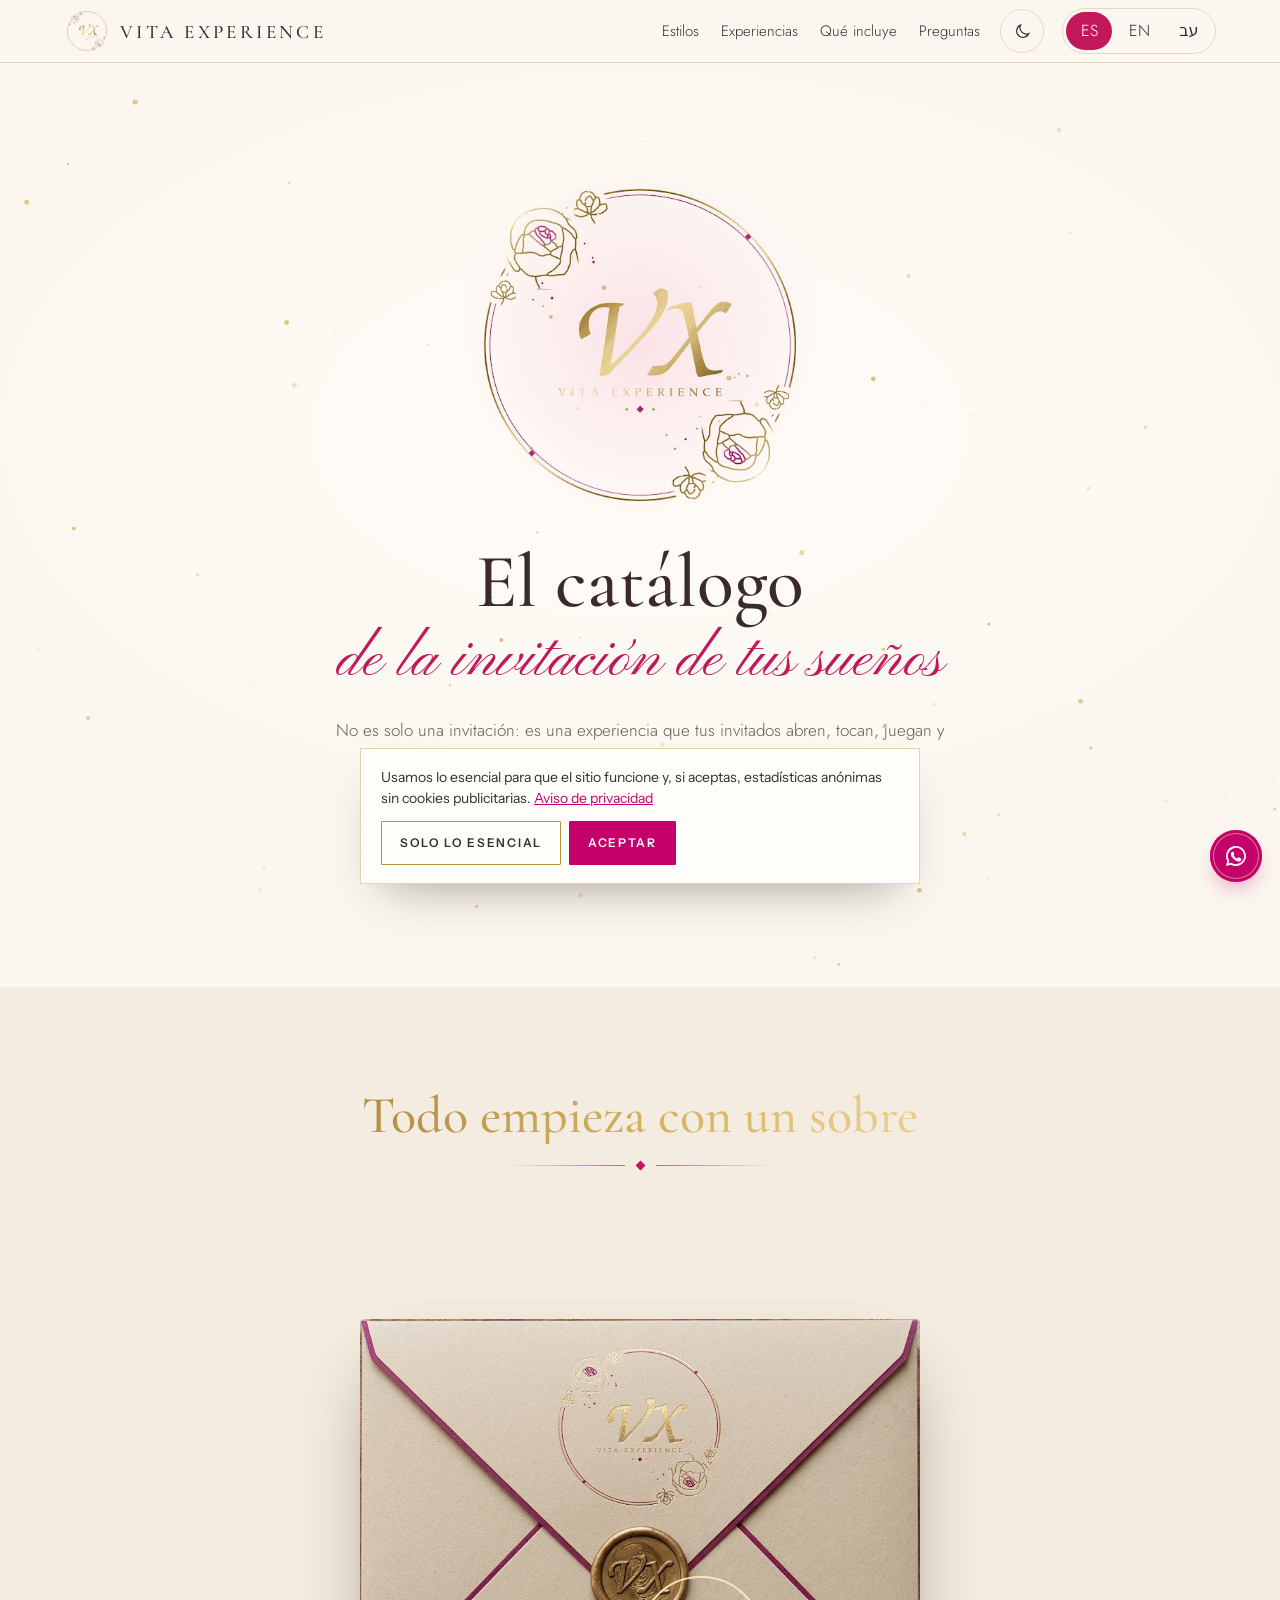
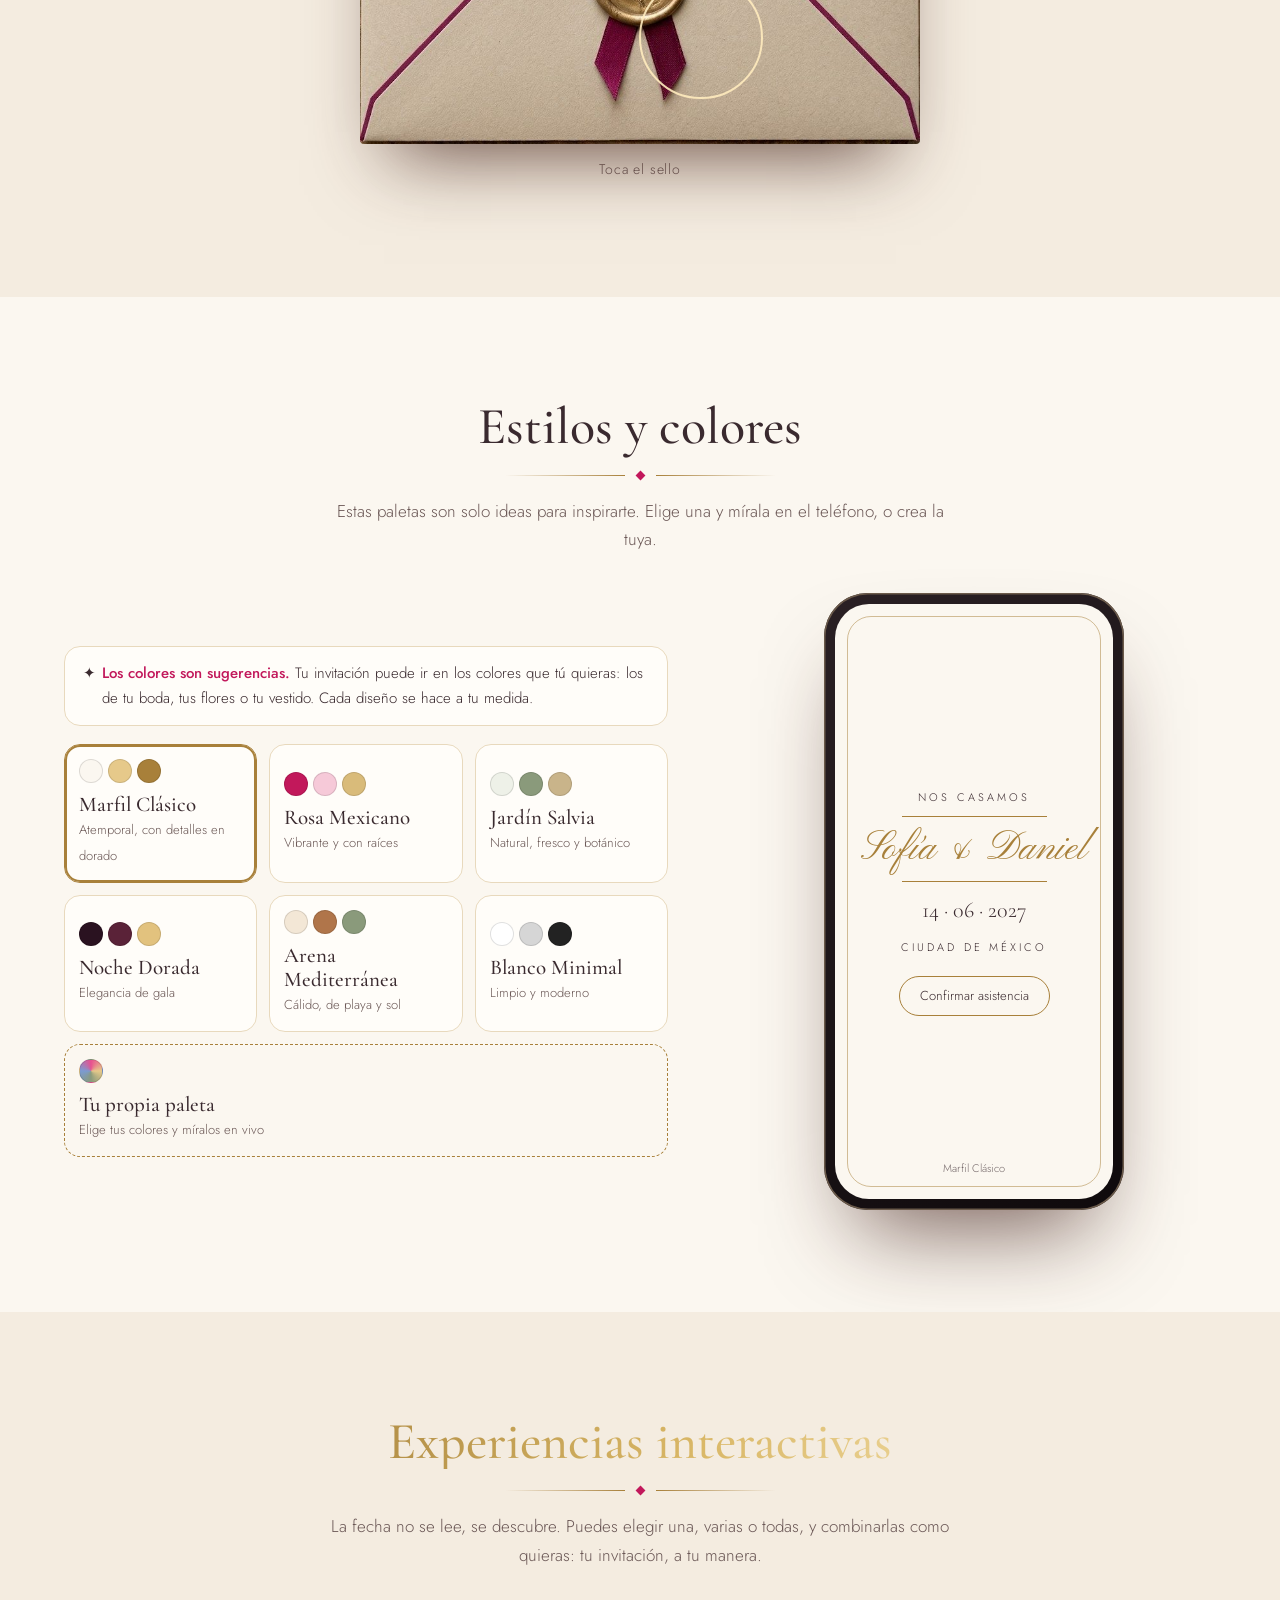
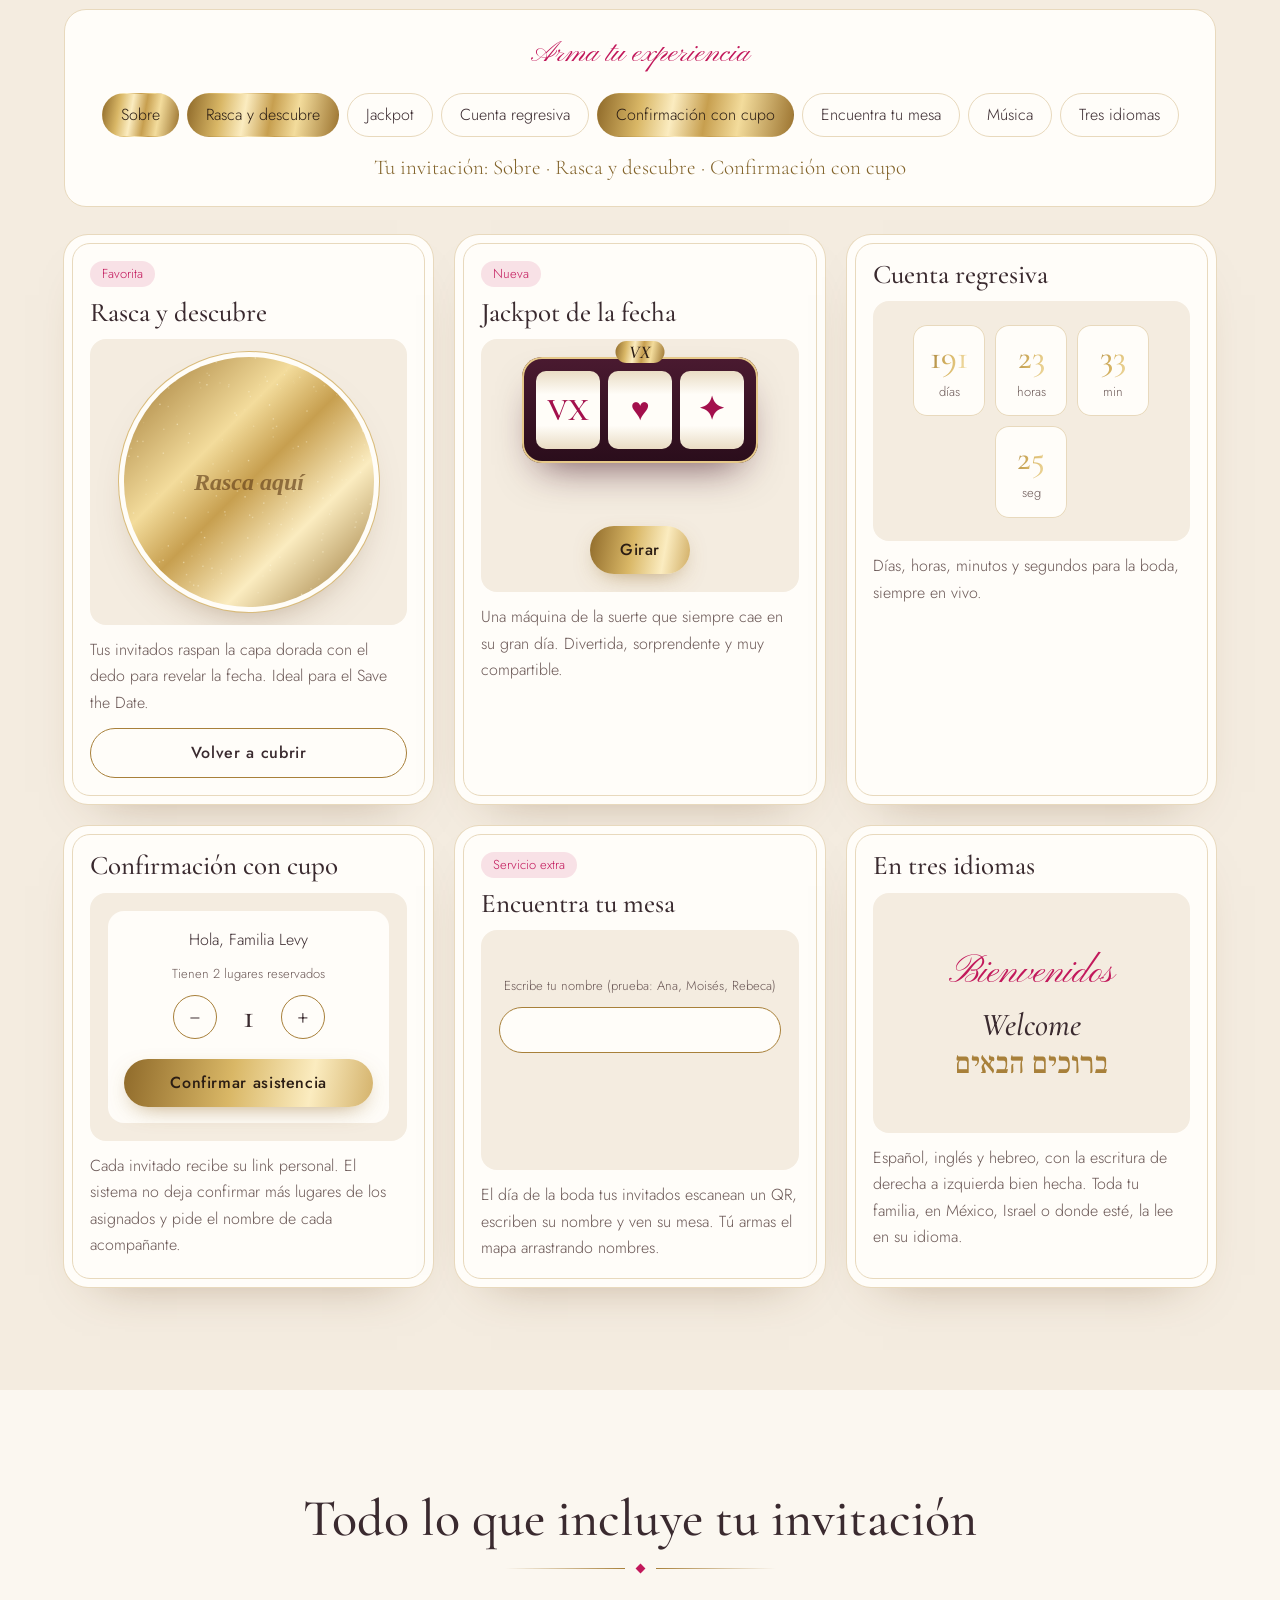
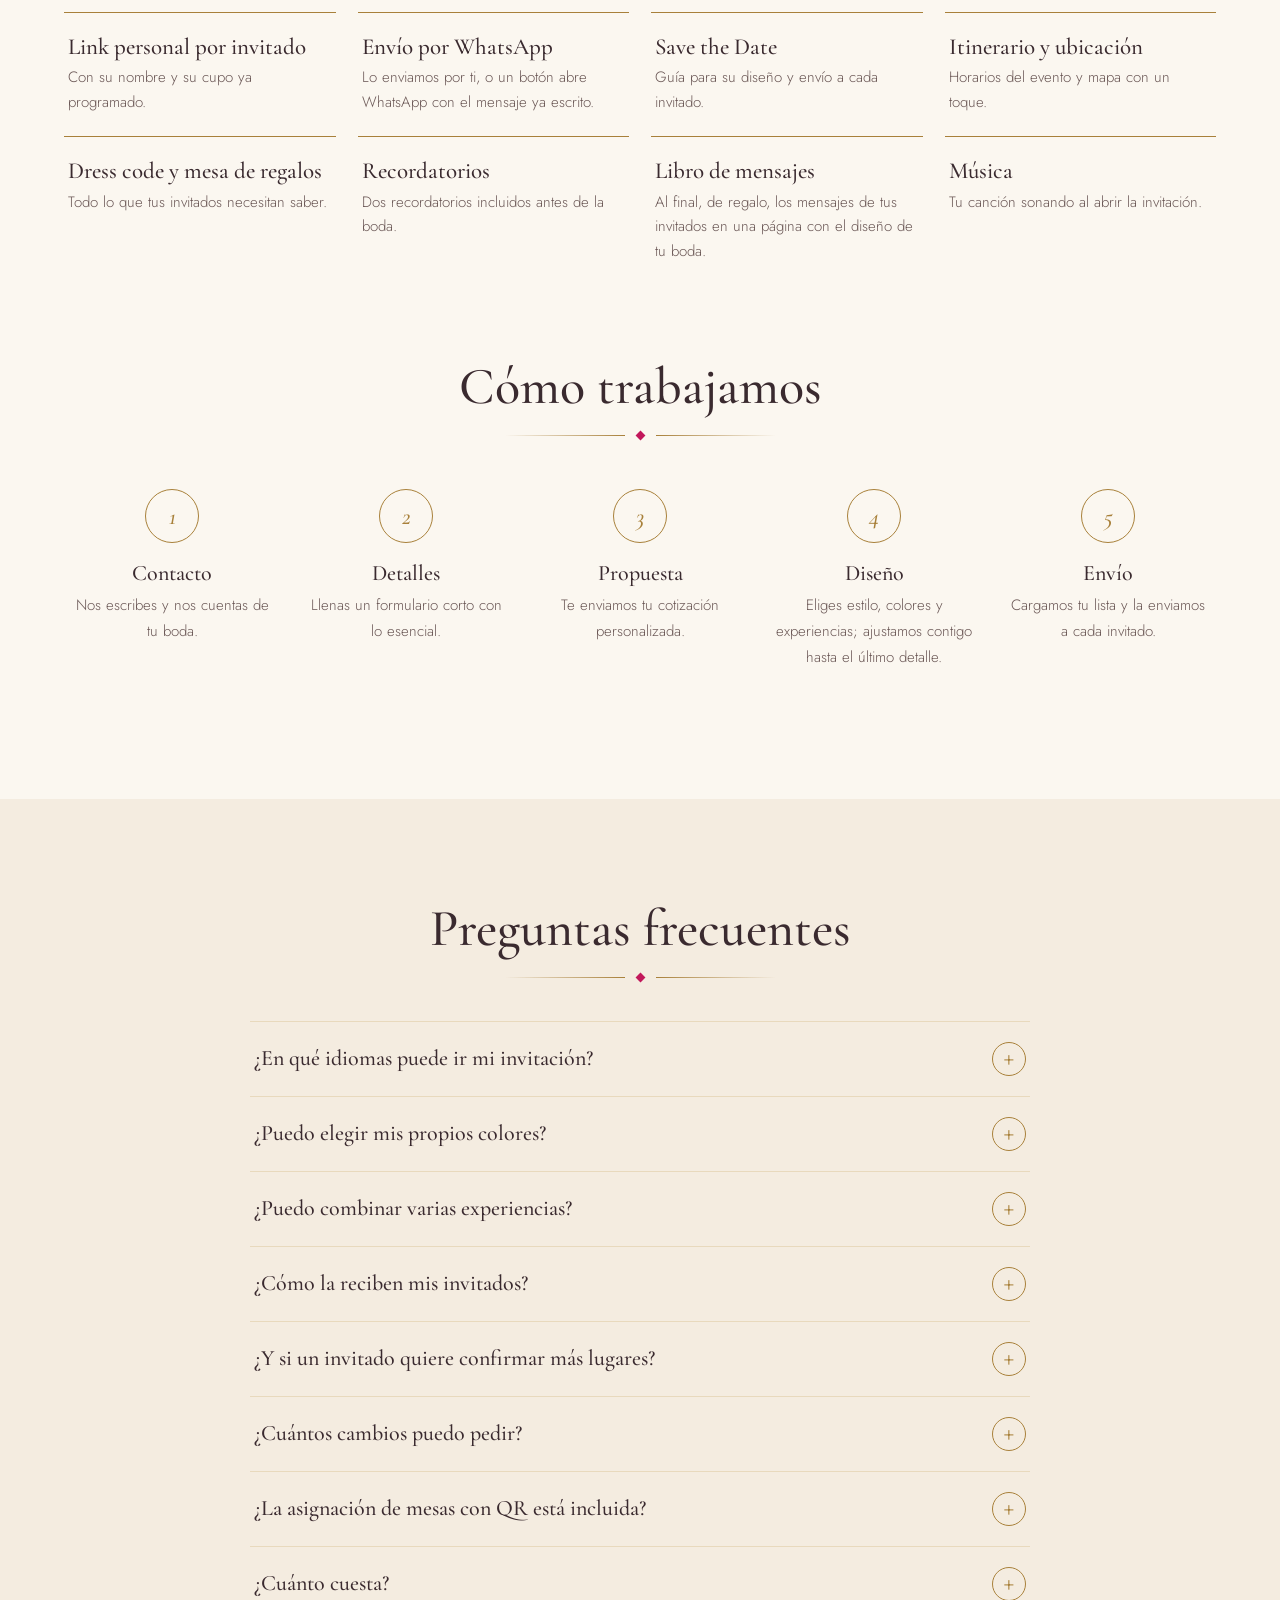
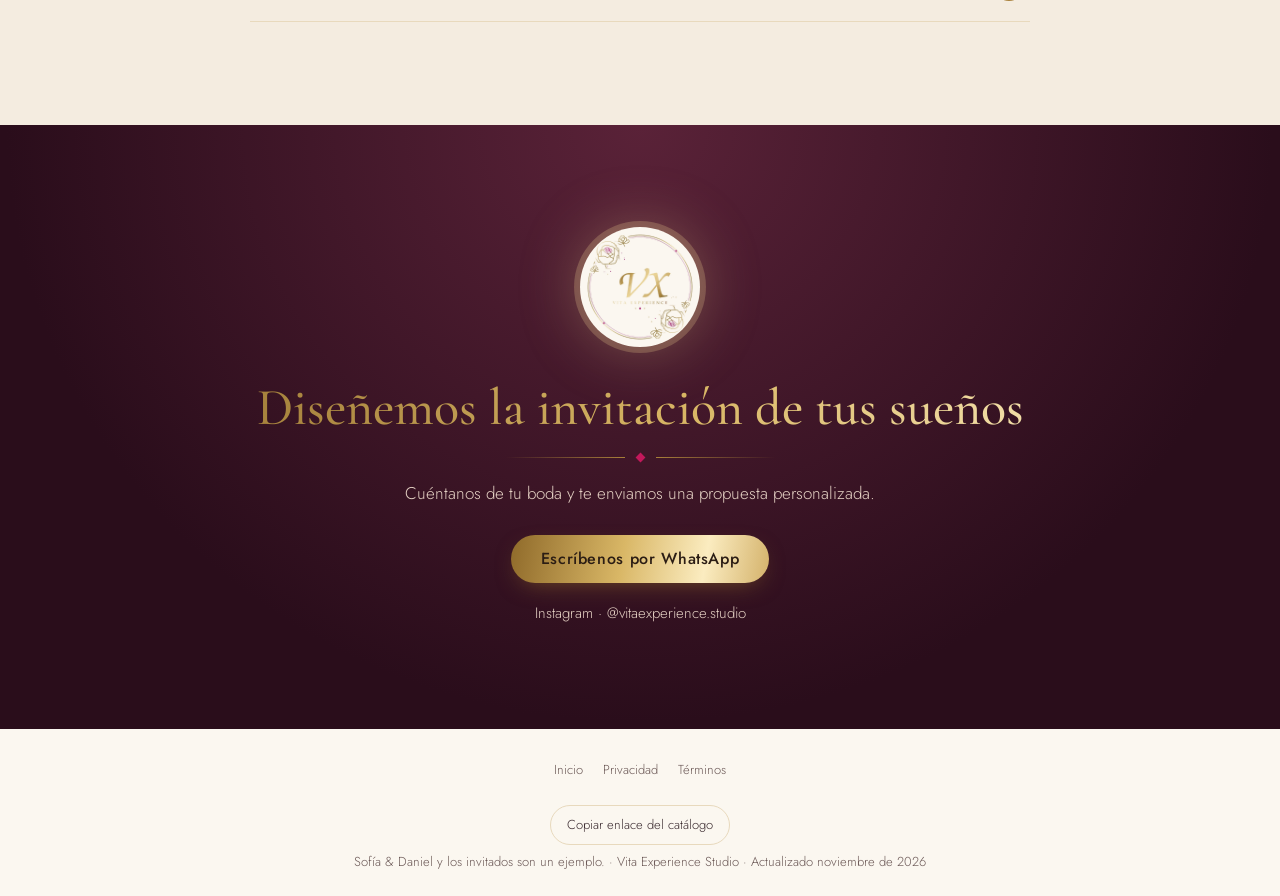
<file: catalogo/index.html>
<!DOCTYPE html>
<html lang="es" dir="ltr">
<head>
<meta charset="utf-8">
<meta name="viewport" content="width=device-width,initial-scale=1">
<title>Catálogo de invitaciones digitales · Vita Experience</title>
<meta name="description" content="Estilos, colores y experiencias interactivas para tu invitación digital de boda: sobre con sello, rasca y descubre, jackpot de la fecha, RSVP y mesas con QR, en hebreo, español e inglés.">
<link rel="canonical" href="https://vitaexperience.studio/catalogo">
<meta name="theme-color" content="#fbf7f0">
<meta property="og:type" content="website">
<meta property="og:site_name" content="Vita Experience">
<meta property="og:title" content="Catálogo · Vita Experience">
<meta property="og:description" content="Estilos y experiencias interactivas para la invitación digital de tus sueños, en hebreo, español e inglés.">
<meta property="og:url" content="https://vitaexperience.studio/catalogo">
<meta property="og:image" content="https://vitaexperience.studio/og.jpg">
<meta property="og:image:width" content="1200"><meta property="og:image:height" content="630">
<meta property="og:image:alt" content="Sobre de Vita Experience con sello de lacre">
<meta name="twitter:card" content="summary_large_image">
<link rel="icon" href="/favicon.ico" sizes="any"><link rel="icon" href="/favicon-32.png" type="image/png"><link rel="apple-touch-icon" href="/apple-touch-icon.png">
<link rel="stylesheet" href="/assets/vita.css">
<link rel="stylesheet" href="/fonts/fonts.css">
<style>
/* VOICE: hushed couture — a private appointment at a bridal atelier
   IDEA: the catalogue is a gilded stationery box: gold leaf, the real Vita envelope and wax seal, things revealed slowly
   PICTURE: the real VX logo glowing in with a gold light sweep, floating gold dust, an envelope that opens into petals
   COLOUR and TYPE: ivory paper, burnished gold foil, rosa mexicano accents, a plum night band; Cormorant + Pinyon Script + Jost
   LAYOUT: centred hero object; framed sections with ornament dividers; features as gilded cards that reveal on scroll */
:root{color-scheme:light dark;
 --bg:light-dark(#fbf7f0,#1b1217);--paper:light-dark(#fffdf9,#251a20);--ink:light-dark(#3a2a2f,#f3e9df);
 --soft:light-dark(#6b5856,#c9b8ad);--gold-txt:light-dark(#82632a,#e2c27e);--gold:light-dark(#a8803a,#d8b46a);--gold2:light-dark(#e6c98a,#f0d99a);
 --rosa:light-dark(#c2185b,#e8508f);--sand:light-dark(#f4ece0,#2b1f25);--line:light-dark(#e8d9bd,#4a3a3f);
 --foil:linear-gradient(100deg,#8f6a2a 0%,#d9b766 22%,#fbecc0 38%,#c79f4f 55%,#f3dc9c 72%,#9c7430 100%)}
:root[data-theme=light]{color-scheme:light}:root[data-theme=dark]{color-scheme:dark}
*{box-sizing:border-box;min-width:0}
body{margin:0;background:var(--bg);color:var(--ink);font:16px/1.65 Jost,system-ui,sans-serif;font-weight:300;overflow-x:clip}
html[dir=rtl] body{font-family:Heebo,Jost,sans-serif}
html[dir=rtl] h1,html[dir=rtl] h2,html[dir=rtl] h3{font-family:'Frank Ruhl Libre',serif}
h1,h2,h3{font-family:'Cormorant Garamond',serif;font-weight:500;line-height:1.05;text-wrap:balance;margin:0}
h2{font-size:clamp(34px,5vw,52px)}h3{font-size:27px}
.foil{background:var(--foil);background-size:250% 100%;-webkit-background-clip:text;background-clip:text;color:transparent;animation:shine 7s linear infinite}
@keyframes shine{to{background-position:-250% 0}}
.script{font-family:'Pinyon Script',cursive;font-weight:400}
.band{padding:clamp(56px,8vw,120px) max(5vw,16px);position:relative}.wrap{max-width:1180px;margin:0 auto;position:relative}
.lede{color:var(--soft);max-width:62ch;font-size:17px;margin-inline:auto}
.head{text-align:center;margin-bottom:40px}
.orn{display:flex;align-items:center;justify-content:center;gap:12px;margin:18px auto;color:var(--gold)}
.orn::before,.orn::after{content:"";height:1px;width:min(120px,22vw);background:linear-gradient(90deg,transparent,var(--gold))}
.orn::after{transform:scaleX(-1)}.orn i{width:7px;height:7px;background:var(--rosa);transform:rotate(45deg)}
button{font:inherit;cursor:pointer}
:focus-visible{outline:2px solid var(--rosa);outline-offset:3px}
.btn{min-height:46px;padding:11px 30px;border-radius:999px;border:0;background:var(--foil);background-size:200% 100%;color:#2b1d14;font-weight:500;letter-spacing:.04em;transition:background-position .8s,transform .3s;box-shadow:0 8px 24px -10px rgba(150,110,40,.7)}
.btn:hover{background-position:100% 0;transform:translateY(-2px)}
.btn.ghost{background:transparent;color:inherit;border:1px solid var(--gold);box-shadow:none}
.reveal{opacity:0;transform:translateY(34px);transition:opacity 1.1s ease,transform 1.1s cubic-bezier(.2,.8,.2,1)}
.reveal.in{opacity:1;transform:none}
/* nav */
nav{position:sticky;top:0;z-index:30;display:flex;align-items:center;gap:14px;flex-wrap:wrap;justify-content:space-between;padding:8px max(5vw,16px);background:color-mix(in srgb,var(--bg) 85%,transparent);backdrop-filter:blur(12px);border-bottom:1px solid var(--line)}
nav .brand{display:flex;align-items:center;gap:10px;font:500 19px 'Cormorant Garamond',serif;letter-spacing:.18em}
nav img{width:46px;height:46px}
nav .brand{color:var(--ink);text-decoration:none}
.vh{position:absolute!important;width:1px;height:1px;overflow:hidden;clip:rect(0 0 0 0);white-space:nowrap}
.menu{display:flex;align-items:center;gap:18px;flex-wrap:wrap}
.links{display:flex;gap:4px 18px;list-style:none;margin:0;padding:0}
.links a{display:inline-block;padding:10px 2px;color:var(--ink);text-decoration:none;font-size:15px;position:relative}
.links a::after{content:"";position:absolute;left:0;right:0;bottom:6px;height:1px;background:var(--rosa);transform:scaleX(0);transition:transform .3s}
.links a:hover{color:var(--rosa)}.links a:hover::after{transform:scaleX(1)}
.theme{width:44px;height:44px;border-radius:50%;border:1px solid var(--line);background:transparent;color:var(--ink);display:grid;place-items:center;cursor:pointer;transition:border-color .3s,color .3s}
.theme:hover{border-color:var(--rosa);color:var(--rosa)}
.theme svg{width:19px;height:19px;fill:none;stroke:currentColor;stroke-width:1.5}
.theme[aria-pressed=true] svg{fill:currentColor}
.menu-btn{display:none;width:46px;height:46px;border:1px solid var(--line);border-radius:50%;background:transparent;color:var(--ink);cursor:pointer}
.menu-btn .bars{display:grid;gap:4px;justify-items:center}.menu-btn i{display:block;width:18px;height:1.5px;background:currentColor;transition:transform .3s,opacity .3s}
.menu-btn[aria-expanded=true] i:nth-child(1){transform:translateY(5.5px) rotate(45deg)}.menu-btn[aria-expanded=true] i:nth-child(2){opacity:0}.menu-btn[aria-expanded=true] i:nth-child(3){transform:translateY(-5.5px) rotate(-45deg)}
@media(max-width:820px){
 .menu-btn{display:grid;place-items:center}
 .menu{display:none;flex-basis:100%;flex-direction:column;align-items:stretch;gap:14px;padding:10px 0 16px;border-top:1px solid var(--line)}
 .menu.open{display:flex;animation:drop .35s ease}
 .links{flex-direction:column;gap:0}.links a{display:block;padding:13px 4px;font-size:18px;font-family:'Cormorant Garamond',serif}
 .menu .theme,.menu .langs{align-self:flex-start}
}
@keyframes drop{from{opacity:0;transform:translateY(-6px)}}
.faq{max-width:780px;margin:0 auto;border-top:1px solid var(--line)}
.faq details{border-bottom:1px solid var(--line)}
.faq summary{list-style:none;cursor:pointer;display:flex;justify-content:space-between;align-items:center;gap:16px;padding:20px 4px;font:500 22px/1.25 'Cormorant Garamond',serif;transition:color .25s}
html[dir=rtl] .faq summary{font-family:'Frank Ruhl Libre',serif;font-size:20px}
.faq summary::-webkit-details-marker{display:none}
.faq summary:hover{color:var(--rosa)}
.faq summary::after{content:"+";flex:none;width:32px;height:32px;border-radius:50%;border:1px solid var(--gold);display:grid;place-items:center;font:300 20px/1 Jost,sans-serif;color:var(--gold);transition:transform .35s}
.faq details[open] summary::after{transform:rotate(45deg)}
.faq details p{margin:0;padding:0 4px 22px;color:var(--soft);max-width:65ch}
.ig{display:inline-block;margin-top:18px;color:#e3cfc2;font-size:15px}
.ig:hover{color:#fff}
footer .fl{display:flex;gap:6px 20px;justify-content:center;flex-wrap:wrap;margin-bottom:8px}
footer a{color:var(--soft);text-decoration:none;padding:6px 0}footer a:hover{color:var(--rosa);text-decoration:underline}
footer .copy{min-height:40px;margin:10px 0 6px;padding:0 16px;border:1px solid var(--line);background:transparent;color:var(--ink);border-radius:999px;cursor:pointer;font:inherit;font-size:13px}
footer .copy:hover{border-color:var(--rosa);color:var(--rosa)}
.langs{display:flex;gap:4px;border:1px solid var(--line);border-radius:999px;padding:3px}
.langs button{min-height:38px;min-width:46px;border:0;border-radius:999px;background:transparent;color:var(--ink)}
.langs button[aria-pressed=true]{background:#c2185b;color:#fff}
/* hero */
.hero{min-height:calc(100svh - 64px);display:grid;place-items:center;text-align:center;overflow:hidden;
 background:radial-gradient(ellipse 70% 55% at 50% 40%,var(--paper),var(--bg) 75%)}
#dust{position:absolute;inset:0;width:100%;height:100%;pointer-events:none}
.mono{position:relative;width:min(360px,76vw);aspect-ratio:1;margin:0 auto;opacity:0;animation:logo 2.4s cubic-bezier(.2,.8,.2,1) .2s forwards}
.mono img{position:relative;width:100%;height:100%;display:block}
.mono::after{content:"";position:absolute;inset:0;background:linear-gradient(110deg,transparent 35%,rgba(255,247,215,.95) 50%,transparent 65%);background-size:300% 100%;-webkit-mask:url(/catalogo/logo.png) center/contain no-repeat;mask:url(/catalogo/logo.png) center/contain no-repeat;animation:sweep 5s ease-in-out 2.4s infinite}
@keyframes logo{from{opacity:0;transform:scale(.92);filter:blur(6px)}to{opacity:1;transform:none;filter:none}}
@keyframes sweep{0%{background-position:150% 0}60%,100%{background-position:-150% 0}}
.mono-halo{position:absolute;inset:-6%;border-radius:50%;background:radial-gradient(circle,rgba(232,80,143,.14),transparent 65%);animation:breathe 6s ease-in-out infinite}
@keyframes breathe{50%{transform:scale(1.06);opacity:.7}}
@keyframes fadein{to{opacity:1}}
.hero h1{font-size:clamp(40px,6.5vw,76px);margin-top:18px;opacity:0;animation:up 1.4s ease 1.4s forwards}
.hero h1 .script{display:block;font-size:.8em;line-height:1.25;color:var(--rosa)}
.hero .lede{opacity:0;animation:up 1.4s ease 1.8s forwards}
@keyframes up{from{opacity:0;transform:translateY(20px)}to{opacity:1;transform:none}}
.scrollcue{margin-top:28px;display:inline-flex;flex-direction:column;align-items:center;gap:6px;color:var(--gold-txt);font-size:13px;letter-spacing:.2em;opacity:0;animation:fadein 1s ease 2.4s forwards;text-decoration:none}
.scrollcue span{width:1px;height:40px;background:linear-gradient(var(--gold),transparent);animation:cue 2s ease-in-out infinite}
@keyframes cue{0%,100%{transform:scaleY(.4);transform-origin:top}50%{transform:scaleY(1)}}
/* envelope */
.envwrap{text-align:center}
.env{position:relative;width:min(560px,92vw);margin:150px auto 14px;cursor:pointer;border:0;background:none;padding:0;display:block;animation:float 5s ease-in-out infinite}
@keyframes float{50%{transform:translateY(-10px)}}
.env.open{animation:none;cursor:default}
.env .photo{position:relative;z-index:2;display:block;width:100%;border-radius:4px;box-shadow:0 40px 70px -24px rgba(70,35,25,.55);transition:transform 1.2s cubic-bezier(.2,.8,.2,1),opacity 1.2s}
.env .ring{position:absolute;z-index:3;left:49.9%;top:60.4%;width:22%;aspect-ratio:1;border-radius:50%;border:2px solid rgba(255,236,190,.9);animation:pulse 2.2s ease-out infinite;pointer-events:none;transition:opacity .4s}
@keyframes pulse{from{transform:translate(-50%,-50%) scale(.95);opacity:.95}to{transform:translate(-50%,-50%) scale(1.5);opacity:0}}
.env .card{position:absolute;z-index:1;left:7%;right:7%;top:4%;bottom:4%;background:#fffdf8;border-radius:4px;display:flex;flex-direction:column;align-items:center;justify-content:center;gap:4px;color:#3a2a2f;box-shadow:inset 0 0 0 8px #fffdf8,inset 0 0 0 9px #d9bb7a,0 30px 60px -25px rgba(70,35,25,.5);transition:transform 1.1s cubic-bezier(.2,.8,.2,1)}
.env .card img{width:64px;height:64px}
.env .card .script{font-size:clamp(34px,7vw,52px);color:#a3104c;line-height:1.1}
.env .card small{letter-spacing:.24em;font-size:13px;color:#8a7568}
.env.open .ring{opacity:0;animation:none}
.env.open .card{transform:translateY(-62%)}
.env.out .photo{transform:translateY(40%) scale(.9);opacity:0}
.env.out .card{z-index:3;transform:translateY(-22%) scale(1.06)}
.hint{color:var(--soft);font-size:14px;letter-spacing:.06em}
.petal{position:fixed;top:-30px;width:14px;height:18px;border-radius:80% 0 80% 0;pointer-events:none;z-index:50;animation:fall linear forwards}
@keyframes fall{to{transform:translate(var(--dx),110vh) rotate(var(--r))}}
/* styles */
.styles{display:grid;grid-template-columns:minmax(0,1.25fr) minmax(0,1fr);gap:clamp(28px,5vw,72px);align-items:center}
.note{display:flex;gap:12px;align-items:flex-start;background:var(--paper);border:1px solid var(--line);border-radius:16px;padding:14px 18px;margin-bottom:18px;font-size:15px}
.note b{color:var(--rosa);font-weight:500}
.swatches{display:grid;grid-template-columns:repeat(auto-fill,minmax(160px,1fr));gap:12px}
.sw{border:1px solid var(--line);background:var(--paper);border-radius:16px;padding:14px;text-align:start;color:var(--ink);min-height:44px;transition:transform .35s,box-shadow .35s}
.sw:hover{transform:translateY(-3px);box-shadow:0 14px 30px -18px rgba(120,80,30,.6)}
.sw[aria-pressed=true]{border-color:var(--gold);box-shadow:0 0 0 2px var(--gold) inset}
.sw .chips{display:flex;gap:5px;margin-bottom:10px}.sw .chips i{width:24px;height:24px;border-radius:50%;border:1px solid rgba(0,0,0,.12)}
.sw b{font-family:'Cormorant Garamond',serif;font-size:21px;font-weight:500;display:block;line-height:1.1}
.sw span{font-size:13px;color:var(--soft)}
.custom{grid-column:1/-1;border:1px dashed var(--gold);background:transparent}
.picker{display:none;gap:14px;flex-wrap:wrap;align-items:center;margin-top:14px;padding:14px 18px;border-radius:16px;background:var(--paper);border:1px solid var(--line)}
.picker.on{display:flex}
.picker label{display:flex;align-items:center;gap:8px;font-size:14px}
.picker input{width:44px;height:44px;border:1px solid var(--line);border-radius:50%;padding:0;background:none;cursor:pointer}
.phone{width:min(300px,78vw);aspect-ratio:9/18.5;margin:auto;border-radius:44px;padding:11px;background:linear-gradient(145deg,#2a2024,#0f0a0c);box-shadow:0 50px 90px -34px rgba(60,25,20,.7),inset 0 0 0 1.5px #6b5a4a}
.screen{height:100%;border-radius:34px;overflow:hidden;background:var(--s-bg);color:var(--s-ink);display:flex;flex-direction:column;align-items:center;justify-content:center;text-align:center;gap:10px;padding:24px 18px;transition:background .8s,color .8s;position:relative}
.screen::before{content:"";position:absolute;inset:12px;border:1px solid var(--s-acc);border-radius:24px;opacity:.5;transition:border-color .8s}
.screen .ln{width:60%;height:1px;background:var(--s-acc);transition:background .8s}
.screen .names{font-family:var(--s-font);font-size:var(--s-size);line-height:1.1;color:var(--s-acc);transition:color .8s}
.screen .lbl{font-size:11px;letter-spacing:.28em}
.screen .date{font-family:'Cormorant Garamond',serif;font-size:22px}
.screen .cta{margin-top:10px;padding:8px 20px;border-radius:999px;border:1px solid var(--s-acc);font-size:13px}
.screen .tagline{position:absolute;bottom:22px;font-size:11px;opacity:.7}
.screen.swap .names{animation:swap .8s ease}
@keyframes swap{from{opacity:0;transform:scale(.94)}}
/* builder */
.builder{background:var(--paper);border:1px solid var(--line);border-radius:22px;padding:20px 22px;margin-bottom:28px;text-align:center}
.chipset{display:flex;flex-wrap:wrap;gap:8px;justify-content:center;margin:14px 0}
.chip{min-height:44px;padding:8px 18px;border-radius:999px;border:1px solid var(--line);background:transparent;color:var(--ink);transition:all .3s}
.chip[aria-pressed=true]{background:var(--foil);border-color:transparent;color:#2b1d14}
.mine{font-family:'Cormorant Garamond',serif;font-size:21px;color:var(--gold-txt);min-height:1.5em}
/* features */
.feats{display:grid;grid-template-columns:repeat(auto-fit,minmax(min(100%,340px),1fr));gap:22px}
.feat{background:var(--paper);border-radius:24px;padding:26px;display:flex;flex-direction:column;gap:12px;position:relative;box-shadow:0 0 0 1px var(--line),0 24px 50px -36px rgba(110,70,30,.5);transition:transform .5s,box-shadow .5s}
.feat:hover{transform:translateY(-4px);box-shadow:0 0 0 1px var(--gold),0 30px 60px -34px rgba(110,70,30,.6)}
.feat::after{content:"";position:absolute;inset:8px;border:1px solid var(--line);border-radius:18px;pointer-events:none}
.feat p{margin:0;color:var(--soft)}
.stage{border-radius:16px;background:var(--sand);min-height:240px;display:grid;place-items:center;position:relative;overflow:hidden;padding:18px}
.tag{align-self:flex-start;font-size:13px;padding:2px 12px;border-radius:999px;background:color-mix(in srgb,var(--rosa) 12%,transparent);color:var(--rosa)}
.scratch{position:relative;width:min(250px,100%);aspect-ratio:1;border-radius:50%;background:#fffdf8;display:grid;place-items:center;text-align:center;color:#3a2a2f;box-shadow:0 0 0 5px #fffdf8,0 0 0 6px #d9bb7a,0 20px 40px -20px rgba(100,60,20,.5)}
.scratch .script{font-size:34px;color:#c2185b}.scratch .d{font:500 30px 'Cormorant Garamond',serif;letter-spacing:.1em;color:#a8803a}
.scratch canvas{position:absolute;inset:0;width:100%;height:100%;border-radius:50%;touch-action:none;cursor:grab}
.slot{display:flex;flex-direction:column;align-items:center;gap:14px}
.machine{padding:14px;border-radius:20px;background:linear-gradient(#4a1a30,#2a0d1b);box-shadow:inset 0 0 0 2px #e6c98a,0 20px 40px -18px rgba(60,10,30,.7);position:relative}
.machine::before{content:"VX";position:absolute;top:-16px;left:50%;transform:translateX(-50%);font:italic 600 18px 'Cormorant Garamond',serif;background:var(--foil);color:#2b1d14;padding:0 14px;border-radius:999px}
.reels{display:flex;gap:8px}
.reel{width:64px;height:78px;overflow:hidden;border-radius:10px;background:linear-gradient(#e9dcc4,#fffdf8 30%,#fffdf8 70%,#e9dcc4)}
.strip{display:flex;flex-direction:column}
.strip div{height:78px;display:grid;place-items:center;font:600 32px 'Cormorant Garamond',serif;color:#a3104c}
.machine.win{animation:glow 1s ease 3}
@keyframes glow{50%{box-shadow:inset 0 0 0 2px #fff3cf,0 0 40px 6px rgba(230,200,130,.8)}}
.slotmsg{min-height:1.6em;font-family:'Cormorant Garamond',serif;font-size:22px;color:var(--gold-txt);text-align:center}
.count{display:flex;gap:10px;flex-wrap:wrap;justify-content:center}
.count div{background:var(--paper);border-radius:14px;padding:12px 6px;width:72px;text-align:center;box-shadow:inset 0 0 0 1px var(--line)}
.count b{display:block;font:500 34px 'Cormorant Garamond',serif}.count span{font-size:13px;color:var(--soft)}
.rsvp,.tables{width:100%;max-width:300px;display:flex;flex-direction:column;gap:10px;text-align:center}
.rsvp{background:var(--paper);border-radius:16px;padding:16px}
.step{display:flex;align-items:center;justify-content:center;gap:16px}
.step button{width:44px;height:44px;border-radius:50%;border:1px solid var(--gold);background:transparent;color:var(--ink);font-size:20px}
.step output{font:500 34px 'Cormorant Garamond',serif;min-width:2ch}
.small{font-size:13px;color:var(--soft)}
.tables input{min-height:46px;font:16px Jost,sans-serif;padding:8px 14px;border-radius:999px;border:1px solid var(--gold);background:var(--paper);color:var(--ink);text-align:center}
.tableres{font-family:'Cormorant Garamond',serif;font-size:26px;min-height:2.4em;color:var(--gold)}
.langs3 div{transition:opacity .6s,transform .6s}
/* includes */
.more{display:grid;grid-template-columns:repeat(auto-fit,minmax(min(100%,250px),1fr));gap:22px}
.more div{padding:22px 4px 0;border-top:1px solid var(--gold)}
.more h3{font-size:23px;margin-bottom:6px}.more p{margin:0;color:var(--soft);font-size:15px}
.process{display:grid;grid-template-columns:repeat(auto-fit,minmax(min(100%,190px),1fr));gap:18px;padding:0;list-style:none;counter-reset:s}
.process li{counter-increment:s;text-align:center;padding:10px}
.process li::before{content:counter(s);display:grid;place-items:center;width:52px;height:52px;margin:0 auto 12px;border-radius:50%;border:1px solid var(--gold);font:italic 500 24px 'Cormorant Garamond',serif;color:var(--gold)}
.process b{font-family:'Cormorant Garamond',serif;font-size:22px;font-weight:500;display:block}
.process span{color:var(--soft);font-size:15px}
.final{background:radial-gradient(ellipse at 50% 0%,#5a2238,#2a0d1b 70%);color:#f6e9dc;text-align:center;overflow:hidden}
.final .lede{color:#e3cfc2}
.final .row{display:flex;gap:12px;justify-content:center;flex-wrap:wrap;margin-top:28px}
.final a{text-decoration:none}.final .btn.ghost{color:#f6e9dc;border-color:#d8b46a}
.final img{width:120px;height:120px;background:#fbf7f0;border-radius:50%;box-shadow:0 0 0 6px rgba(230,200,138,.25),0 0 60px rgba(230,200,138,.35)}
footer{text-align:center;padding:24px;font-size:13px;color:var(--soft)}
@media(max-width:760px){.styles{grid-template-columns:minmax(0,1fr)}.phone{order:-1}}
@media(prefers-reduced-motion:reduce){*,*::before,*::after{animation-duration:.01ms!important;animation-delay:0s!important;transition:none!important}.reveal{opacity:1;transform:none}.mono{opacity:1}}
</style>
<!-- seo:faq --><script type="application/ld+json">{"@context":"https://schema.org","@type":"FAQPage","@id":"https://vitaexperience.studio/catalogo#faq","mainEntity":[{"@type":"Question","inLanguage":"es","name":"¿En qué idiomas puede ir mi invitación?","acceptedAnswer":{"@type":"Answer","text":"En español, hebreo e inglés, y puedes combinarlos: cada invitado la recibe en su idioma, con el hebreo de derecha a izquierda."}},{"@type":"Question","inLanguage":"es","name":"¿Puedo elegir mis propios colores?","acceptedAnswer":{"@type":"Answer","text":"Sí. Las paletas del catálogo son solo sugerencias: tu invitación va en los colores que tú quieras."}},{"@type":"Question","inLanguage":"es","name":"¿Puedo combinar varias experiencias?","acceptedAnswer":{"@type":"Answer","text":"Sí. Elige una, varias o todas (sobre, rasca y descubre, jackpot, cuenta regresiva, música…) y las combinamos como imagines."}},{"@type":"Question","inLanguage":"es","name":"¿Cómo la reciben mis invitados?","acceptedAnswer":{"@type":"Answer","text":"Por WhatsApp, con un link personal con su nombre y sus lugares. Nosotros la enviamos por ti o, si prefieres enviarla tú, un botón abre WhatsApp con el mensaje ya escrito."}},{"@type":"Question","inLanguage":"es","name":"¿Y si un invitado quiere confirmar más lugares?","acceptedAnswer":{"@type":"Answer","text":"No puede: el sistema solo deja confirmar los lugares que le asignaste y pide el nombre de cada acompañante."}},{"@type":"Question","inLanguage":"es","name":"¿Cuántos cambios puedo pedir?","acceptedAnswer":{"@type":"Answer","text":"Ajustamos tu invitación contigo las veces que haga falta, hasta que sea la invitación de tus sueños."}},{"@type":"Question","inLanguage":"es","name":"¿La asignación de mesas con QR está incluida?","acceptedAnswer":{"@type":"Answer","text":"Es un servicio extra que puedes sumar a tu invitación. El día de la boda tus invitados escanean el QR, escriben su nombre y ven su mesa."}},{"@type":"Question","inLanguage":"es","name":"¿Cuánto cuesta?","acceptedAnswer":{"@type":"Answer","text":"Depende del estilo, las experiencias y los idiomas que elijas. Escríbenos y te enviamos una propuesta personalizada."}},{"@type":"Question","inLanguage":"en","name":"Which languages can my invitation be in?","acceptedAnswer":{"@type":"Answer","text":"Spanish, Hebrew and English, and you can combine them: each guest receives it in their language, with Hebrew right to left."}},{"@type":"Question","inLanguage":"en","name":"Can I choose my own colours?","acceptedAnswer":{"@type":"Answer","text":"Yes. The palettes in the catalogue are only suggestions: your invitation can be in any colours you like."}},{"@type":"Question","inLanguage":"en","name":"Can I combine several experiences?","acceptedAnswer":{"@type":"Answer","text":"Yes. Choose one, several or all of them (envelope, scratch to reveal, jackpot, countdown, music…) and we combine them the way you imagine."}},{"@type":"Question","inLanguage":"en","name":"How do my guests receive it?","acceptedAnswer":{"@type":"Answer","text":"On WhatsApp, with a personal link showing their name and seats. We send it for you or, if you’d rather send it yourself, a button opens WhatsApp with the message ready."}},{"@type":"Question","inLanguage":"en","name":"What if a guest wants to confirm more seats?","acceptedAnswer":{"@type":"Answer","text":"They can’t: the system only lets them confirm the seats you assigned and asks for each companion’s name."}},{"@type":"Question","inLanguage":"en","name":"How many changes can I ask for?","acceptedAnswer":{"@type":"Answer","text":"We refine your invitation with you as many times as needed, until it’s your dream invitation."}},{"@type":"Question","inLanguage":"en","name":"Is QR table seating included?","acceptedAnswer":{"@type":"Answer","text":"It’s an add-on you can include. On the wedding day guests scan the QR, type their name and see their table."}},{"@type":"Question","inLanguage":"en","name":"How much does it cost?","acceptedAnswer":{"@type":"Answer","text":"It depends on the style, experiences and languages you choose. Message us and we’ll send you a personalised proposal."}}]}</script><!-- /seo:faq -->
</head>
<body data-vx="wa top progress loader">
<svg width="0" height="0" style="position:absolute" aria-hidden="true">
 <defs>
  <linearGradient id="g" x1="0" y1="0" x2="1" y2="1"><stop offset="0" stop-color="#9c7430"/><stop offset=".45" stop-color="#f3dc9c"/><stop offset=".7" stop-color="#c79f4f"/><stop offset="1" stop-color="#8f6a2a"/></linearGradient>
 </defs>
</svg>
<nav aria-label="Vita Experience">
 <a class="brand" href="/" aria-label="Vita Experience, inicio"><img src="/catalogo/logo.png" alt="" width="46" height="46"><span>VITA EXPERIENCE</span></a>
 <button class="menu-btn" id="menuBtn" type="button" aria-expanded="false" aria-controls="menu"><span class="bars" aria-hidden="true"><i></i><i></i><i></i></span><span class="vh" data-i="menu">Menú</span></button>
 <div class="menu" id="menu">
 <ul class="links">
  <li><a href="#estilos" data-i="nStyles">Estilos</a></li><li><a href="#experiencias" data-i="nExp">Experiencias</a></li><li><a href="#incluye" data-i="nInc">Qué incluye</a></li><li><a href="#faq" data-i="nFaq">Preguntas</a></li>
 </ul>
 <button class="theme" id="theme" type="button" aria-pressed="false"><svg viewBox="0 0 24 24" aria-hidden="true"><path d="M20 14.5A8 8 0 0 1 9.5 4a8 8 0 1 0 10.5 10.5Z"/></svg><span class="vh" data-i="dark">Modo oscuro</span></button>
 <div class="langs" role="group" aria-label="Idioma · שפה · Language">
  <button data-lang="es" aria-pressed="true">ES</button><button data-lang="en" aria-pressed="false">EN</button><button data-lang="he" aria-pressed="false">עב</button>
 </div>
 </div>
</nav>

<main id="contenido">
<header class="band hero">
 <canvas id="dust"></canvas>
 <div class="wrap">
  <div class="mono"><div class="mono-halo"></div><img src="/catalogo/logo.png" alt="Vita Experience"></div>
  <h1><span data-i="h1a">El catálogo</span><span class="script" data-i="h1b">de la invitación de tus sueños</span></h1>
  <p class="lede" data-i="intro">No es solo una invitación: es una experiencia que tus invitados abren, tocan, juegan y recuerdan.</p>
  <a class="scrollcue" href="#sobre"><em data-i="discover">DESCUBRE</em><span></span></a>
 </div>
</header>

<section class="band" id="sobre" style="background:var(--sand)">
 <div class="wrap envwrap reveal">
  <h2 class="foil" data-i="envT">Todo empieza con un sobre</h2>
  <div class="orn"><i></i></div>
  <button class="env" id="env" aria-label="Abrir el sobre">
   <div class="card"><img src="/catalogo/logo.png" alt=""><small data-i="encl">NOS CASAMOS</small><span class="script">Sofía &amp; Daniel</span><small>14 · 06 · 2027</small></div>
   <img class="photo" src="/catalogo/sobre.jpg" alt="Vita Experience"><span class="ring"></span>
  </button>
  <p class="hint" data-i="hint">Toca el sello</p>
 </div>
</section>

<section class="band" id="estilos">
 <div class="wrap">
  <div class="head reveal"><h2 data-i="stT">Estilos y colores</h2><div class="orn"><i></i></div>
   <p class="lede" data-i="stL">Estas paletas son solo ideas para inspirarte. Elige una y mírala en el teléfono, o crea la tuya.</p></div>
  <div class="styles">
   <div class="reveal">
    <div class="note"><span>✦</span><span><b data-i="nB">Los colores son sugerencias.</b> <span data-i="nP">Tu invitación puede ir en los colores que tú quieras: los de tu boda, tus flores o tu vestido. Cada diseño se hace a tu medida.</span></span></div>
    <div class="swatches" id="sw"></div>
    <div class="picker" id="picker">
     <label><input type="color" id="cBg" value="#fdf6ee"><span data-i="cBg">Fondo</span></label>
     <label><input type="color" id="cAcc" value="#7b2d4a"><span data-i="cAcc">Detalles</span></label>
     <label><input type="color" id="cInk" value="#3a2a2f"><span data-i="cInk">Texto</span></label>
    </div>
   </div>
   <div class="phone reveal"><div class="screen" id="screen">
    <span class="lbl" data-i="encl">NOS CASAMOS</span><div class="ln"></div>
    <div class="names">Sofía &amp; Daniel</div><div class="ln"></div>
    <div class="date">14 · 06 · 2027</div><span class="lbl" data-i="city">CIUDAD DE MÉXICO</span>
    <span class="cta" data-i="confirm">Confirmar asistencia</span>
    <span class="tagline" id="stname"></span>
   </div></div>
  </div>
 </div>
</section>

<section class="band" style="background:var(--sand)" id="experiencias">
 <div class="wrap">
  <div class="head reveal"><h2 class="foil" data-i="fT">Experiencias interactivas</h2><div class="orn"><i></i></div>
   <p class="lede" data-i="fL">La fecha no se lee, se descubre. Puedes elegir una, varias o todas, y combinarlas como quieras: tu invitación, a tu manera.</p></div>
  <div class="builder reveal">
   <b class="script" style="font-size:30px;color:var(--rosa)" data-i="bT">Arma tu experiencia</b>
   <div class="chipset" id="chips"></div>
   <div class="mine" id="mine" aria-live="polite"></div>
  </div>
  <div class="feats">
   <article class="feat reveal"><span class="tag" data-i="tFav">Favorita</span><h3 data-i="scT">Rasca y descubre</h3>
    <div class="stage"><div class="scratch"><div><div class="script">Save the date</div><div class="d">14·06·27</div></div><canvas id="scr" aria-label="Rasca con el dedo o el mouse"></canvas></div></div>
    <p data-i="scP">Tus invitados raspan la capa dorada con el dedo para revelar la fecha. Ideal para el Save the Date.</p>
    <button class="btn ghost" id="scrReset" data-i="again">Volver a cubrir</button></article>

   <article class="feat reveal"><span class="tag" data-i="tNew">Nueva</span><h3 data-i="jkT">Jackpot de la fecha</h3>
    <div class="stage"><div class="slot"><div class="machine" id="machine"><div class="reels" id="reels"></div></div><div class="slotmsg" id="slotmsg" aria-live="polite"></div><button class="btn" id="spin" data-i="spin">Girar</button></div></div>
    <p data-i="jkP">Una máquina de la suerte que siempre cae en su gran día. Divertida, sorprendente y muy compartible.</p></article>

   <article class="feat reveal"><h3 data-i="cdT">Cuenta regresiva</h3>
    <div class="stage"><div class="count" id="count"></div></div>
    <p data-i="cdP">Días, horas, minutos y segundos para la boda, siempre en vivo.</p></article>

   <article class="feat reveal"><h3 data-i="rsT">Confirmación con cupo</h3>
    <div class="stage"><div class="rsvp"><span data-i="rsHi">Hola, Familia Levy</span><span class="small" data-i="rsCap">Tienen 2 lugares reservados</span>
     <div class="step"><button id="minus" aria-label="−">−</button><output id="pax">1</output><button id="plus" aria-label="+">+</button></div>
     <span class="small" id="paxmsg" aria-live="polite"></span><button class="btn" id="rsBtn" data-i="confirm">Confirmar asistencia</button></div></div>
    <p data-i="rsP">Cada invitado recibe su link personal. El sistema no deja confirmar más lugares de los asignados y pide el nombre de cada acompañante.</p></article>

   <article class="feat reveal"><span class="tag" data-i="tExtra">Servicio extra</span><h3 data-i="tbT">Encuentra tu mesa</h3>
    <div class="stage"><div class="tables"><label class="small" for="tq" data-i="tbL">Escribe tu nombre (prueba: Ana, Moisés, Rebeca)</label><input id="tq" autocomplete="off"><div class="tableres" id="tres" aria-live="polite"></div></div></div>
    <p data-i="tbP">El día de la boda tus invitados escanean un QR, escriben su nombre y ven su mesa. Tú armas el mapa arrastrando nombres.</p></article>

   <article class="feat reveal"><h3 data-i="lgT">En tres idiomas</h3>
    <div class="stage"><div class="langs3" style="text-align:center"><div class="script" style="font-size:38px;color:var(--rosa)">Bienvenidos</div><div style="font:italic 500 32px 'Cormorant Garamond',serif">Welcome</div><div style="font:500 30px 'Frank Ruhl Libre',serif;color:var(--gold)" dir="rtl">ברוכים הבאים</div></div></div>
    <p data-i="lgP">Español, inglés y hebreo, con la escritura de derecha a izquierda bien hecha. Toda tu familia, en México, Israel o donde esté, la lee en su idioma.</p></article>
  </div>
 </div>
</section>

<section class="band" id="incluye">
 <div class="wrap">
  <div class="head reveal"><h2 data-i="incT">Todo lo que incluye tu invitación</h2><div class="orn"><i></i></div></div>
  <div class="more reveal" id="more"></div>
  <div class="head reveal" style="margin-top:96px"><h2 data-i="prT">Cómo trabajamos</h2><div class="orn"><i></i></div></div>
  <ol class="process reveal" id="process"></ol>
 </div>
</section>

<section class="band" id="faq" style="background:var(--sand)">
 <div class="wrap">
  <div class="head reveal"><h2 data-i="faqT">Preguntas frecuentes</h2><div class="orn"><i></i></div></div>
  <div class="faq reveal" id="faqList"><details><summary>¿En qué idiomas puede ir mi invitación?</summary><p>En español, hebreo e inglés, y puedes combinarlos: cada invitado la recibe en su idioma, con el hebreo de derecha a izquierda.</p></details><details><summary>¿Puedo elegir mis propios colores?</summary><p>Sí. Las paletas del catálogo son solo sugerencias: tu invitación va en los colores que tú quieras.</p></details><details><summary>¿Puedo combinar varias experiencias?</summary><p>Sí. Elige una, varias o todas (sobre, rasca y descubre, jackpot, cuenta regresiva, música…) y las combinamos como imagines.</p></details><details><summary>¿Cómo la reciben mis invitados?</summary><p>Por WhatsApp, con un link personal con su nombre y sus lugares. Nosotros la enviamos por ti o, si prefieres enviarla tú, un botón abre WhatsApp con el mensaje ya escrito.</p></details><details><summary>¿Y si un invitado quiere confirmar más lugares?</summary><p>No puede: el sistema solo deja confirmar los lugares que le asignaste y pide el nombre de cada acompañante.</p></details><details><summary>¿Cuántos cambios puedo pedir?</summary><p>Ajustamos tu invitación contigo las veces que haga falta, hasta que sea la invitación de tus sueños.</p></details><details><summary>¿La asignación de mesas con QR está incluida?</summary><p>Es un servicio extra que puedes sumar a tu invitación. El día de la boda tus invitados escanean el QR, escriben su nombre y ven su mesa.</p></details><details><summary>¿Cuánto cuesta?</summary><p>Depende del estilo, las experiencias y los idiomas que elijas. Escríbenos y te enviamos una propuesta personalizada.</p></details></div>
 </div>
</section>

<section class="band final">
 <div class="wrap reveal">
  <img src="/catalogo/logo.png" alt="Vita Experience">
  <h2 class="foil" style="margin-top:26px" data-i="ctaT">Diseñemos la invitación de tus sueños</h2>
  <div class="orn"><i></i></div>
  <p class="lede" data-i="ctaL">Cuéntanos de tu boda y te enviamos una propuesta personalizada.</p>
  <div class="row">
   <a class="btn" href="https://wa.me/525664674617" target="_blank" rel="noopener"><span data-i="ctaB">Escríbenos por WhatsApp</span></a>
  </div>
  <a class="ig" href="https://instagram.com/vitaexperience.studio" target="_blank" rel="noopener">Instagram · @vitaexperience.studio</a>
 </div>
</section>
</main>
<footer>
 <div class="fl vx-noprint"><a href="/" data-i="fHome">Inicio</a><a href="/privacidad" data-i="fPriv">Privacidad</a><a href="/terminos" data-i="fTerms">Términos</a></div>
 <button type="button" class="copy vx-noprint" data-copy="https://vitaexperience.studio/catalogo" data-i="fCopy">Copiar enlace del catálogo</button>
 <div><span data-i="sample">Sofía &amp; Daniel y los invitados son un ejemplo.</span> · Vita Experience Studio · <span data-i="fUpd">Actualizado</span> <time datetime="2026-11-27" data-i="fDate">noviembre de 2026</time></div>
</footer>

<script>
{
const T={
es:{nStyles:"Estilos",nExp:"Experiencias",nInc:"Qué incluye",nFaq:"Preguntas",menu:"Menú",dark:"Modo oscuro",faqT:"Preguntas frecuentes",ctaB:"Escríbenos por WhatsApp",fHome:"Inicio",fPriv:"Privacidad",fTerms:"Términos",fCopy:"Copiar enlace del catálogo",fUpd:"Actualizado",fDate:"noviembre de 2026",faq:[["¿En qué idiomas puede ir mi invitación?","En español, hebreo e inglés, y puedes combinarlos: cada invitado la recibe en su idioma, con el hebreo de derecha a izquierda."],["¿Puedo elegir mis propios colores?","Sí. Las paletas del catálogo son solo sugerencias: tu invitación va en los colores que tú quieras."],["¿Puedo combinar varias experiencias?","Sí. Elige una, varias o todas (sobre, rasca y descubre, jackpot, cuenta regresiva, música…) y las combinamos como imagines."],["¿Cómo la reciben mis invitados?","Por WhatsApp, con un link personal con su nombre y sus lugares. Nosotros la enviamos por ti o, si prefieres enviarla tú, un botón abre WhatsApp con el mensaje ya escrito."],["¿Y si un invitado quiere confirmar más lugares?","No puede: el sistema solo deja confirmar los lugares que le asignaste y pide el nombre de cada acompañante."],["¿Cuántos cambios puedo pedir?","Ajustamos tu invitación contigo las veces que haga falta, hasta que sea la invitación de tus sueños."],["¿La asignación de mesas con QR está incluida?","Es un servicio extra que puedes sumar a tu invitación. El día de la boda tus invitados escanean el QR, escriben su nombre y ven su mesa."],["¿Cuánto cuesta?","Depende del estilo, las experiencias y los idiomas que elijas. Escríbenos y te enviamos una propuesta personalizada."]],h1a:"El catálogo",h1b:"de la invitación de tus sueños",discover:"DESCUBRE",envT:"Todo empieza con un sobre",encl:"NOS CASAMOS",hint:"Toca el sello",intro:"No es solo una invitación: es una experiencia que tus invitados abren, tocan, juegan y recuerdan.",stT:"Estilos y colores",stL:"Estas paletas son solo ideas para inspirarte. Elige una y mírala en el teléfono, o crea la tuya.",nB:"Los colores son sugerencias.",nP:"Tu invitación puede ir en los colores que tú quieras: los de tu boda, tus flores o tu vestido. Cada diseño se hace a tu medida.",custom:["Tu propia paleta","Elige tus colores y míralos en vivo"],cBg:"Fondo",cAcc:"Detalles",cInk:"Texto",city:"CIUDAD DE MÉXICO",confirm:"Confirmar asistencia",fT:"Experiencias interactivas",fL:"La fecha no se lee, se descubre. Puedes elegir una, varias o todas, y combinarlas como quieras: tu invitación, a tu manera.",bT:"Arma tu experiencia",chips:["Sobre","Rasca y descubre","Jackpot","Cuenta regresiva","Confirmación con cupo","Encuentra tu mesa","Música","Tres idiomas"],mine:"Tu invitación: ",pick:"Toca las que te gusten",tFav:"Favorita",tNew:"Nueva",tExtra:"Servicio extra",scT:"Rasca y descubre",scP:"Tus invitados raspan la capa dorada con el dedo para revelar la fecha. Ideal para el Save the Date.",again:"Volver a cubrir",scr:"Rasca aquí",jkT:"Jackpot de la fecha",jkP:"Una máquina de la suerte que siempre cae en su gran día. Divertida, sorprendente y muy compartible.",spin:"Girar",win:"¡Jackpot! Nos vemos el 14 de junio",cdT:"Cuenta regresiva",cdP:"Días, horas, minutos y segundos para la boda, siempre en vivo.",cd:["días","horas","min","seg"],rsT:"Confirmación con cupo",rsHi:"Hola, Familia Levy",rsCap:"Tienen 2 lugares reservados",rsP:"Cada invitado recibe su link personal. El sistema no deja confirmar más lugares de los asignados y pide el nombre de cada acompañante.",max:"Tu invitación es para 2 personas",ok:"¡Gracias! Confirmaste {n}",per:["persona","personas"],tbT:"Encuentra tu mesa",tbL:"Escribe tu nombre (prueba: Ana, Moisés, Rebeca)",tbP:"El día de la boda tus invitados escanean un QR, escriben su nombre y ven su mesa. Tú armas el mapa arrastrando nombres.",table:"Mesa",none:"No encontramos ese nombre",lgT:"En tres idiomas",lgP:"Español, inglés y hebreo, con la escritura de derecha a izquierda bien hecha. Toda tu familia, en México, Israel o donde esté, la lee en su idioma.",incT:"Todo lo que incluye tu invitación",prT:"Cómo trabajamos",ctaT:"Diseñemos la invitación de tus sueños",ctaL:"Cuéntanos de tu boda y te enviamos una propuesta personalizada.",sample:"Sofía & Daniel y los invitados son un ejemplo.",
 more:[["Link personal por invitado","Con su nombre y su cupo ya programado."],["Envío por WhatsApp","Lo enviamos por ti, o un botón abre WhatsApp con el mensaje ya escrito."],["Save the Date","Guía para su diseño y envío a cada invitado."],["Itinerario y ubicación","Horarios del evento y mapa con un toque."],["Dress code y mesa de regalos","Todo lo que tus invitados necesitan saber."],["Recordatorios","Dos recordatorios incluidos antes de la boda."],["Libro de mensajes","Al final, de regalo, los mensajes de tus invitados en una página con el diseño de tu boda."],["Música","Tu canción sonando al abrir la invitación."]],
 process:[["Contacto","Nos escribes y nos cuentas de tu boda."],["Detalles","Llenas un formulario corto con lo esencial."],["Propuesta","Te enviamos tu cotización personalizada."],["Diseño","Eliges estilo, colores y experiencias; ajustamos contigo hasta el último detalle."],["Envío","Cargamos tu lista y la enviamos a cada invitado."]],
 styles:[["Marfil Clásico","Atemporal, con detalles en dorado"],["Rosa Mexicano","Vibrante y con raíces"],["Jardín Salvia","Natural, fresco y botánico"],["Noche Dorada","Elegancia de gala"],["Arena Mediterránea","Cálido, de playa y sol"],["Blanco Minimal","Limpio y moderno"]]},
en:{nStyles:"Styles",nExp:"Experiences",nInc:"What’s included",nFaq:"FAQ",menu:"Menu",dark:"Dark mode",faqT:"Frequently asked questions",ctaB:"Message us on WhatsApp",fHome:"Home",fPriv:"Privacy",fTerms:"Terms",fCopy:"Copy catalogue link",fUpd:"Updated",fDate:"November 2026",faq:[["Which languages can my invitation be in?","Spanish, Hebrew and English, and you can combine them: each guest receives it in their language, with Hebrew right to left."],["Can I choose my own colours?","Yes. The palettes in the catalogue are only suggestions: your invitation can be in any colours you like."],["Can I combine several experiences?","Yes. Choose one, several or all of them (envelope, scratch to reveal, jackpot, countdown, music…) and we combine them the way you imagine."],["How do my guests receive it?","On WhatsApp, with a personal link showing their name and seats. We send it for you or, if you’d rather send it yourself, a button opens WhatsApp with the message ready."],["What if a guest wants to confirm more seats?","They can’t: the system only lets them confirm the seats you assigned and asks for each companion’s name."],["How many changes can I ask for?","We refine your invitation with you as many times as needed, until it’s your dream invitation."],["Is QR table seating included?","It’s an add-on you can include. On the wedding day guests scan the QR, type their name and see their table."],["How much does it cost?","It depends on the style, experiences and languages you choose. Message us and we’ll send you a personalised proposal."]],h1a:"The catalogue",h1b:"of your dream invitation",discover:"DISCOVER",envT:"It all begins with an envelope",encl:"WE'RE GETTING MARRIED",hint:"Tap the seal",intro:"It's not just an invitation: it's an experience your guests open, touch, play with and remember.",stT:"Styles and colours",stL:"These palettes are just ideas to inspire you. Pick one and see it on the phone, or create your own.",nB:"Colours are suggestions.",nP:"Your invitation can be in any colours you like: your wedding's, your flowers' or your dress's. Every design is made to measure.",custom:["Your own palette","Choose your colours and see them live"],cBg:"Background",cAcc:"Details",cInk:"Text",city:"MEXICO CITY",confirm:"RSVP",fT:"Interactive experiences",fL:"The date isn't read, it's discovered. Choose one, several or all of them, and mix them however you like: your invitation, your way.",bT:"Build your experience",chips:["Envelope","Scratch to reveal","Jackpot","Countdown","RSVP with set seats","Find your table","Music","Three languages"],mine:"Your invitation: ",pick:"Tap the ones you love",tFav:"Favourite",tNew:"New",tExtra:"Add-on",scT:"Scratch to reveal",scP:"Guests scratch off the gold layer with a finger to reveal the date. Perfect for the Save the Date.",again:"Cover it again",scr:"Scratch here",jkT:"Date jackpot",jkP:"A lucky slot machine that always lands on your big day. Fun, surprising and made to be shared.",spin:"Spin",win:"Jackpot! See you on June 14",cdT:"Countdown",cdP:"Days, hours, minutes and seconds to the wedding, always live.",cd:["days","hours","min","sec"],rsT:"RSVP with set seats",rsHi:"Hi, Levy family",rsCap:"You have 2 seats reserved",rsP:"Each guest gets a personal link. The system won't allow more seats than assigned and asks for each companion's name.",max:"Your invitation is for 2 guests",ok:"Thank you! You confirmed {n}",per:["guest","guests"],tbT:"Find your table",tbL:"Type your name (try: Ana, Moisés, Rebeca)",tbP:"On the wedding day guests scan a QR, type their name and see their table. You build the map by dragging names.",table:"Table",none:"We couldn't find that name",lgT:"In three languages",lgP:"Spanish, English and Hebrew, with right-to-left done properly. Your whole family, in Mexico, Israel or anywhere, reads it in their language.",incT:"Everything your invitation includes",prT:"How we work",ctaT:"Let's design your dream invitation",ctaL:"Tell us about your wedding and we'll send you a tailored proposal.",sample:"Sofía & Daniel and the guests are an example.",
 more:[["A personal link per guest","With their name and seats already set."],["Sent by WhatsApp","We send it for you, or a button opens WhatsApp with the message ready."],["Save the Date","Design guidance and delivery to every guest."],["Schedule and location","Event times and a one-tap map."],["Dress code and registry","Everything your guests need to know."],["Reminders","Two reminders included before the wedding."],["Message book","A closing gift: your guests' messages on a page in your wedding's design."],["Music","Your song playing as the invitation opens."]],
 process:[["Contact","You write to us about your wedding."],["Details","You fill in a short form with the essentials."],["Proposal","We send you a personalised quote."],["Design","Choose style, colours and experiences; we refine it with you down to the last detail."],["Delivery","We load your list and send it to every guest."]],
 styles:[["Classic Ivory","Timeless, with gold details"],["Rosa Mexicano","Vibrant, with roots"],["Sage Garden","Natural, fresh, botanical"],["Golden Night","Black-tie elegance"],["Mediterranean Sand","Warm, sun and sea"],["Minimal White","Clean and modern"]]},
he:{nStyles:"סגנונות",nExp:"חוויות",nInc:"מה כלול",nFaq:"שאלות",menu:"תפריט",dark:"מצב כהה",faqT:"שאלות נפוצות",ctaB:"כתבו לנו בוואטסאפ",fHome:"בית",fPriv:"פרטיות",fTerms:"תנאים",fCopy:"העתקת קישור לקטלוג",fUpd:"עודכן",fDate:"נובמבר 2026",faq:[["באילו שפות יכולה להיות ההזמנה?","עברית, ספרדית ואנגלית, ואפשר לשלב: כל אורח מקבל אותה בשפה שלו, והעברית מימין לשמאל."],["אפשר לבחור צבעים משלנו?","כן. הפלטות בקטלוג הן רק הצעות: ההזמנה יכולה להיות בכל צבע שתרצו."],["אפשר לשלב כמה חוויות?","כן. בחרו אחת, כמה או את כולן (מעטפה, גרדו וגלו, ג׳קפוט, ספירה לאחור, מוזיקה…) ונשלב אותן כמו שדמיינתם."],["איך האורחים מקבלים אותה?","בוואטסאפ, עם קישור אישי עם השם ומספר המקומות. אנחנו שולחים בשבילכם, ואם תעדיפו לשלוח בעצמכם, כפתור פותח וואטסאפ עם ההודעה מוכנה."],["ומה אם אורח רוצה לאשר יותר מקומות?","הוא לא יכול: המערכת מאפשרת לאשר רק את המקומות שהקציתם ומבקשת את שם כל מלווה."],["כמה שינויים אפשר לבקש?","אנחנו מדייקים את ההזמנה יחד איתכם כמה פעמים שצריך, עד שהיא הזמנת החלומות שלכם."],["סידורי הושבה עם QR כלולים?","זה שירות נוסף שאפשר להוסיף. ביום החתונה האורחים סורקים QR, כותבים את שמם ורואים את השולחן."],["כמה זה עולה?","תלוי בסגנון, בחוויות ובשפות שתבחרו. כתבו לנו ונשלח לכם הצעה אישית."]],h1a:"הקטלוג",h1b:"של הזמנת החלומות שלכם",discover:"גלו",envT:"הכול מתחיל במעטפה",encl:"אנחנו מתחתנים",hint:"געו בחותם",intro:"זו לא רק הזמנה: זו חוויה שהאורחים פותחים, נוגעים, משחקים וזוכרים.",stT:"סגנונות וצבעים",stL:"הפלטות האלה הן רק השראה. בחרו אחת וראו אותה בטלפון, או צרו משלכם.",nB:"הצבעים הם הצעות בלבד.",nP:"ההזמנה שלכם יכולה להיות בכל צבע שתרצו: של החתונה, הפרחים או השמלה. כל עיצוב נעשה במיוחד בשבילכם.",custom:["הפלטה שלכם","בחרו צבעים וראו אותם בזמן אמת"],cBg:"רקע",cAcc:"פרטים",cInk:"טקסט",city:"מקסיקו סיטי",confirm:"אישור הגעה",fT:"חוויות אינטראקטיביות",fL:"את התאריך לא קוראים, מגלים. בחרו אחת, כמה או את כולן, ושלבו כמו שתרצו: ההזמנה שלכם, בדרך שלכם.",bT:"בנו את החוויה שלכם",chips:["מעטפה","גרדו וגלו","ג'קפוט","ספירה לאחור","אישור הגעה עם מקומות","מצאו את השולחן","מוזיקה","שלוש שפות"],mine:"ההזמנה שלכם: ",pick:"געו במה שאהבתם",tFav:"האהובה",tNew:"חדש",tExtra:"שירות נוסף",scT:"גרדו וגלו",scP:"האורחים מגרדים את השכבה הזהובה באצבע וחושפים את התאריך. מושלם ל-Save the Date.",again:"לכסות שוב",scr:"גרדו כאן",jkT:"ג'קפוט התאריך",jkP:"מכונת מזל שתמיד נעצרת על היום הגדול שלכם. כיפית, מפתיעה ומזמינה שיתוף.",spin:"סובבו",win:"ג'קפוט! נתראה ב-14 ביוני",cdT:"ספירה לאחור",cdP:"ימים, שעות, דקות ושניות עד החתונה, תמיד בזמן אמת.",cd:["ימים","שעות","דק'","שנ'"],rsT:"אישור הגעה עם מקומות שמורים",rsHi:"שלום, משפחת לוי",rsCap:"שמורים לכם 2 מקומות",rsP:"כל אורח מקבל קישור אישי. המערכת לא מאפשרת לאשר יותר מקומות מהשמורים ומבקשת את שם כל מלווה.",max:"ההזמנה שלכם ל-2 אנשים",ok:"תודה! אישרתם {n}",per:["אורח","אורחים"],tbT:"מצאו את השולחן",tbL:"כתבו את שמכם (נסו: Ana, Moisés, Rebeca)",tbP:"ביום החתונה האורחים סורקים QR, כותבים את שמם ורואים את השולחן. אתם בונים את המפה בגרירת שמות.",table:"שולחן",none:"לא מצאנו את השם הזה",lgT:"בשלוש שפות",lgP:"ספרדית, אנגלית ועברית, עם כתיבה מימין לשמאל כמו שצריך. כל המשפחה, במקסיקו, בישראל או בכל מקום, קוראת בשפה שלה.",incT:"כל מה שכלול בהזמנה",prT:"איך אנחנו עובדים",ctaT:"בואו נעצב את הזמנת החלומות שלכם",ctaL:"ספרו לנו על החתונה ונשלח לכם הצעה אישית.",sample:"סופיה ודניאל והאורחים הם דוגמה.",
 more:[["קישור אישי לכל אורח","עם השם ומספר המקומות שכבר הוגדרו."],["שליחה בוואטסאפ","אנחנו שולחים בשבילכם, או כפתור שפותח וואטסאפ עם ההודעה מוכנה."],["Save the Date","הכוונה לעיצוב ושליחה לכל אורח."],["לו\"ז ומיקום","שעות האירוע ומפה בנגיעה."],["קוד לבוש ורשימת מתנות","כל מה שהאורחים צריכים לדעת."],["תזכורות","שתי תזכורות כלולות לפני החתונה."],["ספר ברכות","מתנה בסוף: הברכות של האורחים בעמוד בעיצוב החתונה שלכם."],["מוזיקה","השיר שלכם מתנגן כשנפתחת ההזמנה."]],
 process:[["יצירת קשר","כותבים לנו על החתונה."],["פרטים","ממלאים טופס קצר עם העיקר."],["הצעה","שולחים לכם הצעת מחיר אישית."],["עיצוב","בוחרים סגנון, צבעים וחוויות; מדייקים יחד עד הפרט האחרון."],["שליחה","טוענים את הרשימה ושולחים לכל אורח."]],
 styles:[["שנהב קלאסי","על-זמני, עם נגיעות זהב"],["רוזה מקסיקנו","תוסס ושורשי"],["גן מרווה","טבעי, רענן ובוטני"],["לילה זהוב","אלגנטיות של ערב גאלה"],["חול ים-תיכוני","חם, שמש וים"],["לבן מינימלי","נקי ומודרני"]]}};
const ST=[
 {bg:"#fbf7f0",ink:"#3a2a2f",acc:"#a8803a",font:"'Pinyon Script',cursive",size:"40px",chips:["#fbf7f0","#e6c98a","#a8803a"]},
 {bg:"#fff4f7",ink:"#4a1530",acc:"#c2185b",font:"'Pinyon Script',cursive",size:"40px",chips:["#c2185b","#f6c9d8","#d9bb7a"]},
 {bg:"#eef1e8",ink:"#2f3a2a",acc:"#6f8460",font:"'Cormorant Garamond',serif",size:"36px",chips:["#eef1e8","#8a9a7b","#c9b48a"]},
 {bg:"#2a1220",ink:"#f6e6d6",acc:"#e2c27e",font:"'Pinyon Script',cursive",size:"40px",chips:["#2a1220","#5a2238","#e2c27e"]},
 {bg:"#f3e7d6",ink:"#4a3626",acc:"#b0754a",font:"'Cormorant Garamond',serif",size:"36px",chips:["#f3e7d6","#b0754a","#8a9a7b"]},
 {bg:"#ffffff",ink:"#222222",acc:"#222222",font:"'Jost',sans-serif",size:"28px",chips:["#ffffff","#d6d6d6","#222222"]}];
const RM=matchMedia("(prefers-reduced-motion: reduce)").matches;
let lang="es",cur=0;const picked=new Set([0,1,4]);
const $=id=>document.getElementById(id);
const esc=s=>String(s).replace(/[&<>"']/g,c=>({"&":"&amp;","<":"&lt;",">":"&gt;",'"':"&quot;","'":"&#39;"}[c]));

/* gold dust */
const dc=$("dust"),dx=dc.getContext("2d");let P=[];
function sizeDust(){const r=dc.getBoundingClientRect(),d=devicePixelRatio||1;dc.width=r.width*d;dc.height=r.height*d;dx.setTransform(d,0,0,d,0,0);
 P=Array.from({length:Math.round(r.width/14)},()=>({x:Math.random()*r.width,y:Math.random()*r.height,s:Math.random()*2+.6,v:Math.random()*.35+.1,t:Math.random()*6}))}
function dust(){const W=dc.clientWidth,H=dc.clientHeight;dx.clearRect(0,0,W,H);
 for(const p of P){p.y-=p.v;p.t+=.03;if(p.y<-5){p.y=H+5;p.x=Math.random()*W}
  const a=.35+.45*Math.sin(p.t);dx.fillStyle=`rgba(214,178,98,${a})`;dx.beginPath();dx.arc(p.x+Math.sin(p.t)*6,p.y,p.s,0,7);dx.fill()}
 if(!RM)requestAnimationFrame(dust)}
const dro=new ResizeObserver(()=>{sizeDust();if(RM)dust()});dro.observe(dc);if(!RM)requestAnimationFrame(dust);

/* petals / gold burst */
function shower(n,cols){if(RM)return;for(let i=0;i<n;i++){const p=document.createElement("i");p.className="petal";
 p.style.left=Math.random()*100+"vw";p.style.background=cols[i%cols.length];p.style.setProperty("--dx",(Math.random()*160-80)+"px");p.style.setProperty("--r",(Math.random()*720)+"deg");
 p.style.animationDuration=(3+Math.random()*3)+"s";p.style.animationDelay=(Math.random()*.8)+"s";document.body.appendChild(p);setTimeout(()=>p.remove(),7000)}}
const PET=["#e8508f","#f6c9d8","#c2185b","#e6c98a"],GOLD=["#e6c98a","#f3dc9c","#c79f4f","#fbecc0"];

/* reveal on scroll */
const io=new IntersectionObserver(es=>es.forEach(e=>{if(e.isIntersecting){e.target.classList.add("in");io.unobserve(e.target)}}),{threshold:.15});
document.querySelectorAll(".reveal").forEach(el=>io.observe(el));

/* styles */
function applyScreen(s){const sc=$("screen");["bg","ink","acc","font","size"].forEach(k=>sc.style.setProperty("--s-"+k,s[k]));sc.classList.remove("swap");void sc.offsetWidth;sc.classList.add("swap")}
function custom(){return{bg:$("cBg").value,ink:$("cInk").value,acc:$("cAcc").value,font:"'Pinyon Script',cursive",size:"40px"}}
function renderStyles(){const t=T[lang];
 $("sw").innerHTML=ST.map((s,i)=>`<button class="sw" data-s="${i}" aria-pressed="${i===cur}"><div class="chips">${s.chips.map(c=>`<i style="background:${c}"></i>`).join("")}</div><b>${esc(t.styles[i][0])}</b><span>${esc(t.styles[i][1])}</span></button>`).join("")
  +`<button class="sw custom" data-s="-1" aria-pressed="${cur===-1}"><div class="chips"><i style="background:conic-gradient(#e8508f,#e6c98a,#8a9a7b,#7b9bd1,#e8508f)"></i></div><b>${esc(t.custom[0])}</b><span>${esc(t.custom[1])}</span></button>`;
 $("picker").classList.toggle("on",cur===-1);
 $("stname").textContent=cur===-1?t.custom[0]:t.styles[cur][0];
 applyScreen(cur===-1?custom():ST[cur])}
$("sw").addEventListener("click",e=>{const b=e.target.closest(".sw");if(!b)return;cur=+b.dataset.s;renderStyles()});
["cBg","cAcc","cInk"].forEach(id=>$(id).addEventListener("input",()=>{const s=custom(),sc=$("screen");["bg","ink","acc"].forEach(k=>sc.style.setProperty("--s-"+k,s[k]))}));

/* builder */
function renderChips(){const t=T[lang];
 $("chips").innerHTML=t.chips.map((c,i)=>`<button class="chip" data-c="${i}" aria-pressed="${picked.has(i)}">${esc(c)}</button>`).join("");
 const list=[...picked].sort((a,b)=>a-b).map(i=>t.chips[i]);
 $("mine").textContent=list.length?t.mine+list.join(" · "):t.pick}
$("chips").addEventListener("click",e=>{const b=e.target.closest(".chip");if(!b)return;const i=+b.dataset.c;picked.has(i)?picked.delete(i):picked.add(i);renderChips()});

function render(){const t=T[lang];
 document.documentElement.lang=lang;document.documentElement.dir=lang==="he"?"rtl":"ltr";
 document.querySelectorAll("[data-i]").forEach(el=>{const v=t[el.dataset.i];if(typeof v==="string")el.textContent=v});
 document.querySelectorAll(".langs button").forEach(b=>b.setAttribute("aria-pressed",b.dataset.lang===lang));
 $("more").innerHTML=t.more.map(m=>`<div><h3>${esc(m[0])}</h3><p>${esc(m[1])}</p></div>`).join("");
 $("process").innerHTML=t.process.map(m=>`<li><b>${esc(m[0])}</b><span>${esc(m[1])}</span></li>`).join("");
 $("faqList").innerHTML=t.faq.map(q=>`<details><summary>${esc(q[0])}</summary><p>${esc(q[1])}</p></details>`).join("");
 renderStyles();renderChips();tick();paxMsg("");lookup();if(!scratched)cover()}
document.querySelector(".langs").addEventListener("click",e=>{const b=e.target.closest("button");if(!b)return;lang=b.dataset.lang;try{localStorage.setItem("vxlang",lang);localStorage.setItem("vx_lang",lang)}catch(_){}render()});

/* envelope */
$("env").addEventListener("click",()=>{const e=$("env");
 if(e.classList.contains("open")){e.classList.remove("open","out");return}
 e.classList.add("open");setTimeout(()=>{e.classList.add("out");shower(40,PET)},RM?0:1100)});

/* scratch */
const cv=$("scr"),cx=cv.getContext("2d");let drawing=false,scratched=false;
function cover(){const r=cv.getBoundingClientRect();if(!r.width)return;const d=devicePixelRatio||1;cv.width=r.width*d;cv.height=r.height*d;cx.setTransform(d,0,0,d,0,0);cx.globalCompositeOperation="source-over";
 const g=cx.createLinearGradient(0,0,r.width,r.height);g.addColorStop(0,"#9c7430");g.addColorStop(.35,"#f3dc9c");g.addColorStop(.5,"#c79f4f");g.addColorStop(.7,"#fbecc0");g.addColorStop(1,"#8f6a2a");cx.fillStyle=g;cx.fillRect(0,0,r.width,r.height);
 for(let i=0;i<260;i++){cx.fillStyle=`rgba(255,248,220,${Math.random()*.5})`;cx.fillRect(Math.random()*r.width,Math.random()*r.height,1.4,1.4)}
 cx.fillStyle="rgba(90,55,20,.6)";cx.font="italic 600 24px 'Cormorant Garamond',serif";cx.textAlign="center";cx.fillText(T[lang].scr,r.width/2,r.height/2+8);cv.style.transition="none";cv.style.opacity=1;scratched=false}
function scratch(e){if(!drawing)return;const r=cv.getBoundingClientRect();cx.globalCompositeOperation="destination-out";cx.beginPath();cx.arc(e.clientX-r.left,e.clientY-r.top,22,0,7);cx.fill()}
function checkDone(){if(scratched)return;const d=cx.getImageData(0,0,cv.width,cv.height).data;let c=0,n=0;for(let i=3;i<d.length;i+=160){n++;if(d[i]===0)c++}
 if(c/n>.5){scratched=true;cv.style.transition="opacity .8s";cv.style.opacity=0;shower(36,GOLD)}}
cv.addEventListener("pointerdown",e=>{drawing=true;cv.setPointerCapture(e.pointerId);scratch(e)});
cv.addEventListener("pointermove",scratch);
cv.addEventListener("pointerup",()=>{drawing=false;checkDone()});
$("scrReset").addEventListener("click",cover);
const sro=new ResizeObserver(()=>{if(!scratched)cover()});sro.observe(cv);

/* slot */
const SYM=["♥","VX","✦","14","06","27","♥","✦"],GOAL=["14","06","27"],H=78;
$("reels").innerHTML=[0,1,2].map(i=>`<div class="reel"><div class="strip" id="st${i}"><div>${["VX","♥","✦"][i]}</div></div></div>`).join("");
function fill(i,target){const list=[$("st"+i).lastElementChild.textContent];for(let k=0;k<20+i*7;k++)list.push(SYM[Math.floor(Math.random()*SYM.length)]);list.push(target);$("st"+i).innerHTML=list.map(s=>`<div>${s}</div>`).join("");return list.length}
$("spin").addEventListener("click",()=>{$("slotmsg").textContent="";$("spin").disabled=true;$("machine").classList.remove("win");
 [0,1,2].forEach(i=>{const st=$("st"+i),n=fill(i,GOAL[i]);st.style.transition="none";st.style.transform="translateY(0)";void st.offsetHeight;
  st.style.transition=`transform ${RM?0:1.8+i*.7}s cubic-bezier(.12,.85,.22,1)`;st.style.transform=`translateY(-${(n-1)*H}px)`});
 setTimeout(()=>{$("slotmsg").textContent=T[lang].win;$("spin").disabled=false;$("machine").classList.add("win");shower(50,GOLD)},RM?50:3300)});

/* countdown */
const WED=new Date("2027-06-14T19:00:00-06:00");
function tick(){const s=Math.max(0,(WED-Date.now())/1000);const v=[Math.floor(s/86400),Math.floor(s%86400/3600),Math.floor(s%3600/60),Math.floor(s%60)];
 $("count").innerHTML=v.map((n,i)=>`<div><b class="foil">${String(n).padStart(2,"0")}</b><span>${esc(T[lang].cd[i])}</span></div>`).join("")}
const timer=setInterval(tick,1000);

/* rsvp */
let pax=1;
function paxMsg(m){$("paxmsg").textContent=m;$("pax").textContent=pax}
$("plus").addEventListener("click",()=>{if(pax>=2){paxMsg(T[lang].max);return}pax++;paxMsg("")});
$("minus").addEventListener("click",()=>{if(pax>1)pax--;paxMsg("")});
$("rsBtn").addEventListener("click",()=>{paxMsg(T[lang].ok.replace("{n}",pax+" "+T[lang].per[pax>1?1:0]));shower(24,PET)});

/* tables */
const G={ana:4,moises:7,rebeca:2,sofia:1,daniel:1};
const norm=s=>s.normalize("NFD").replace(/[̀-ͯ]/g,"").toLowerCase();
function lookup(){const q=norm($("tq").value.trim());if(!q){$("tres").textContent="";return}
 const k=Object.keys(G).find(n=>n.startsWith(q));
 $("tres").textContent=k?`${T[lang].table} ${G[k]}`:(q.length>2?T[lang].none:"")}
$("tq").addEventListener("input",lookup);

/* menú móvil */
const mb=$("menuBtn"),menu=$("menu");
mb.addEventListener("click",()=>{const o=menu.classList.toggle("open");mb.setAttribute("aria-expanded",o)});
menu.addEventListener("click",e=>{if(e.target.closest(".links a")){menu.classList.remove("open");mb.setAttribute("aria-expanded","false")}});
document.addEventListener("keydown",e=>{if(e.key==="Escape"&&menu.classList.contains("open")){menu.classList.remove("open");mb.setAttribute("aria-expanded","false");mb.focus()}});
/* modo oscuro */
const th=$("theme"),RT=document.documentElement;
function setTheme(d){RT.setAttribute("data-theme",d?"dark":"light");th.setAttribute("aria-pressed",d);try{localStorage.setItem("vx_theme",d?"dark":"light")}catch(_){}}
let st=null;try{st=localStorage.getItem("vx_theme")}catch(_){}
setTheme(st?st==="dark":matchMedia("(prefers-color-scheme: dark)").matches);
th.addEventListener("click",()=>setTheme(th.getAttribute("aria-pressed")!=="true"));
try{const l=localStorage.getItem("vxlang")||localStorage.getItem("vx_lang");if(l&&T[l])lang=l}catch(_){}
render();
}
</script>
<script src="/assets/vita.js" defer></script>
</body>
</html>
</file>
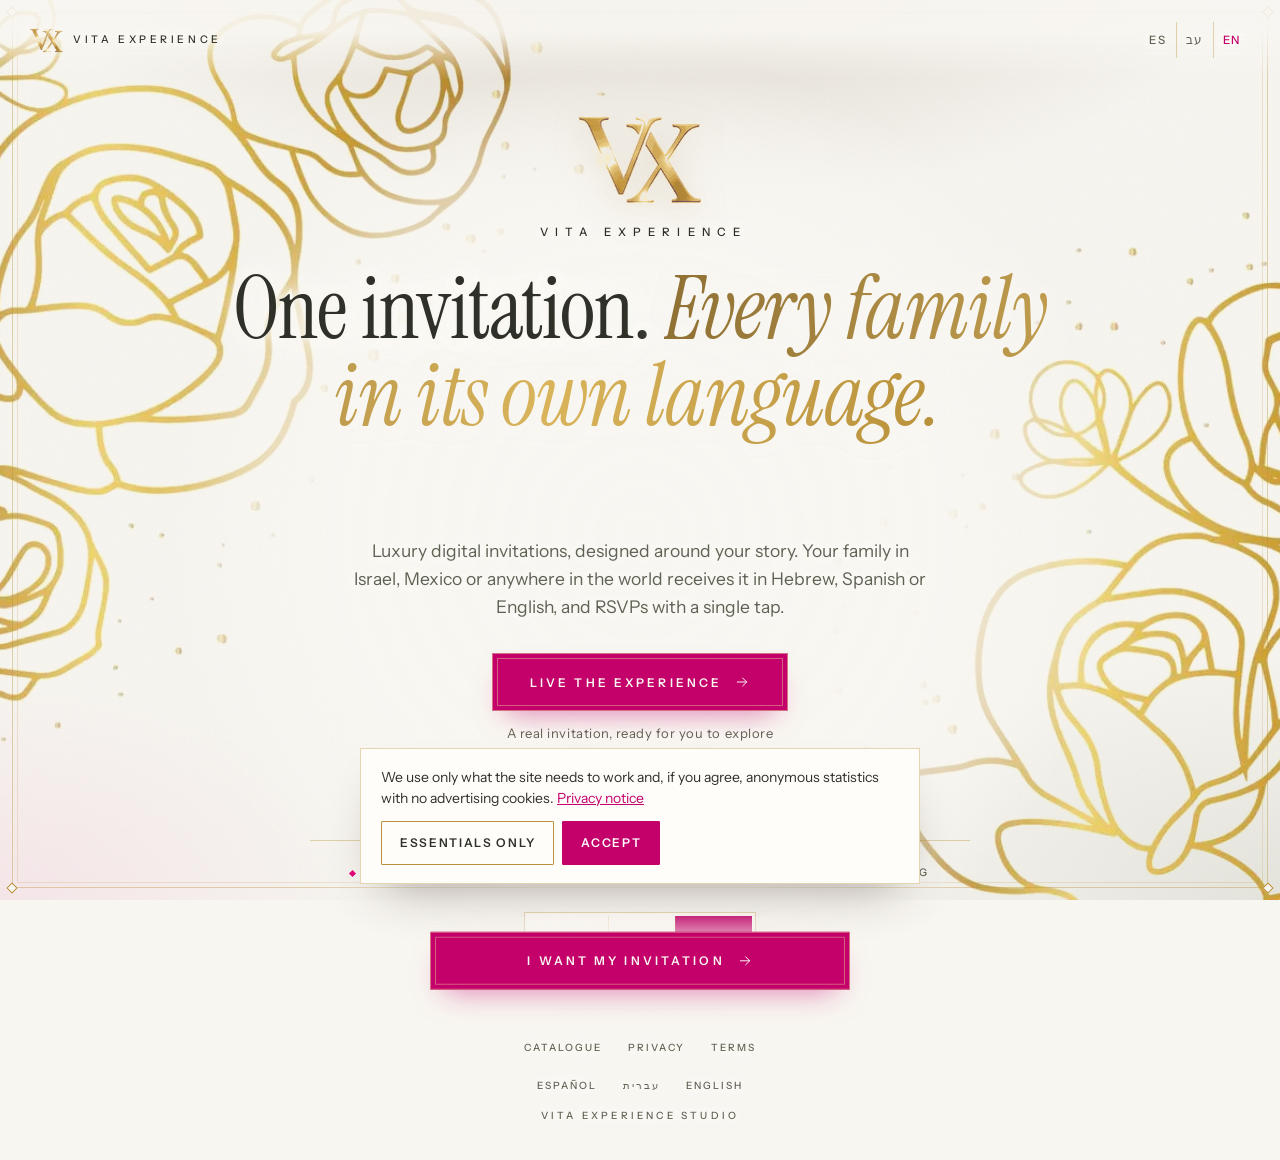
<file: en/index.html>
<!doctype html>
<html lang="en">
<head>
<script>if(/^blindfate\./i.test(location.hostname)&&!/\/blindfate\//.test(location.pathname))location.replace("/blindfate/");</script>
<meta charset="utf-8">
<base href="/">
<script>window.VX_LANG="en"</script>
<!-- seo:start · generated by tools/seo-build.js -->
<title>Vita Experience · Luxury Digital Wedding Invitations in Hebrew, Spanish &amp; English</title>
<meta name="description" content="Bespoke luxury digital wedding invitations. Every guest reads it in Hebrew, Spanish or English and RSVPs in one tap. WhatsApp reminders and QR table seating. For families in Israel, Mexico and around the world.">
<meta name="robots" content="index,follow,max-image-preview:large">
<link rel="canonical" href="https://vitaexperience.studio/en">
<link rel="alternate" hreflang="es" href="https://vitaexperience.studio/">
<link rel="alternate" hreflang="en" href="https://vitaexperience.studio/en">
<link rel="alternate" hreflang="he" href="https://vitaexperience.studio/he">
<link rel="alternate" hreflang="x-default" href="https://vitaexperience.studio/">
<meta property="og:type" content="website">
<meta property="og:site_name" content="Vita Experience">
<meta property="og:url" content="https://vitaexperience.studio/en">
<meta property="og:title" content="Vita Experience · One invitation. Every family in its own language.">
<meta property="og:description" content="Bespoke luxury digital wedding invitations. Every guest reads it in Hebrew, Spanish or English and RSVPs in one tap. WhatsApp reminders and QR table seating. For families in Israel, Mexico and around the world.">
<meta property="og:image" content="https://vitaexperience.studio/og.jpg">
<meta property="og:locale" content="en_US">
<meta property="og:locale:alternate" content="es_MX">
<meta property="og:locale:alternate" content="he_IL">
<meta name="twitter:card" content="summary_large_image">
<script type="application/ld+json">{"@context":"https://schema.org","@graph":[{"@type":"Organization","@id":"https://vitaexperience.studio/#org","name":"Vita Experience","alternateName":"Vita Experience Studio","url":"https://vitaexperience.studio/","logo":"https://vitaexperience.studio/assets/icon-512.png","image":"https://vitaexperience.studio/og.jpg","slogan":"One invitation. Every family in its own language.","description":"Luxury digital wedding invitations in Hebrew, Spanish and English, with RSVP, WhatsApp reminders and QR table seating, for families in Mexico, Israel and around the world.","areaServed":["MX","IL","Worldwide"],"knowsLanguage":["es","he","en"],"contactPoint":{"@type":"ContactPoint","contactType":"customer service","url":"https://wa.me/525664674617","availableLanguage":["Spanish","Hebrew","English"]}},{"@type":"WebSite","@id":"https://vitaexperience.studio/#website","url":"https://vitaexperience.studio/","name":"Vita Experience","inLanguage":["es","he","en"],"publisher":{"@id":"https://vitaexperience.studio/#org"}},{"@type":"Service","name":"Digital wedding invitation in Hebrew, Spanish and English","serviceType":"Digital wedding invitation","provider":{"@id":"https://vitaexperience.studio/#org"},"areaServed":["MX","IL","Worldwide"],"hasOfferCatalog":{"@type":"OfferCatalog","name":"Vita Experience services","itemListElement":[{"@type":"Offer","itemOffered":{"@type":"Service","name":"Bespoke multilingual digital wedding invitation (Hebrew, Spanish, English)"}},{"@type":"Offer","itemOffered":{"@type":"Service","name":"Save the Date"}},{"@type":"Offer","itemOffered":{"@type":"Service","name":"RSVP with plus-ones and menu choice"}},{"@type":"Offer","itemOffered":{"@type":"Service","name":"WhatsApp delivery and reminders"}},{"@type":"Offer","itemOffered":{"@type":"Service","name":"QR table seating"}}]}}]}</script>
<!-- seo:end -->
<meta name="viewport" content="width=device-width,initial-scale=1,viewport-fit=cover">
<meta name="theme-color" content="#F8F6F1">
<link rel="icon" href="/favicon.ico" sizes="any"><link rel="icon" href="/favicon-32.png" type="image/png"><link rel="apple-touch-icon" href="/apple-touch-icon.png">
<link rel="manifest" href="/site.webmanifest">
<meta property="og:image:width" content="1200"><meta property="og:image:height" content="630">
<meta property="og:image:alt" content="Sobre de Vita Experience con sello de lacre: Una invitación. Cada familia, en su idioma.">
<link rel="stylesheet" href="/assets/vita.css">
<link rel="stylesheet" href="/fonts/fonts.css">
<style>
/* Layout: one screen at a time, like opening an envelope: welcome, the live demo, a one-minute quote, thanks. Single light look on purpose: the Vita palette (warm ivory paper, soft sand, muted sage, gold leaf, rosa mexicano). */
:root{
  --ivory:#F8F6F1; --paper:#FFFDF9; --sand:#D8CFC2; --sand-2:#E9E3D8; --sand-3:#F1ECE3;
  --sage:#A5AA98; --sage-ink:#5E6253; --ink:#2F3129;
  --gold:#B8913A; --gold-hi:#E6CF94; --gold-lo:#83652C; --line:rgba(184,145,58,.38); --line-soft:rgba(184,145,58,.2);
  --rosa:#E4007C; --rosa-ink:#C4006B; --rosa-deep:#A8005C;
  --foil:linear-gradient(100deg,#8E6F33 0%,#D9B45B 30%,#B8913A 50%,#E6CF94 68%,#9C7A3A 100%);
  --f-display:'Instrument Serif','Didot',Georgia,serif;
  --f-label:'Instrument Sans','Helvetica Neue',Arial,sans-serif;
  --f-body:'Instrument Sans','Helvetica Neue',Arial,sans-serif;
  color-scheme:light;
}
:root[dir="rtl"]{ --f-display:'Frank Ruhl Libre','Times New Roman',serif; --f-body:'Heebo','Arial Hebrew',Arial,sans-serif; --f-label:'Heebo','Arial Hebrew',Arial,sans-serif; }
*{box-sizing:border-box}
html{-webkit-text-size-adjust:100%;background:var(--ivory)}
body{margin:0;background:var(--ivory);color:var(--ink);font-family:var(--f-body);font-weight:400;font-size:16px;line-height:1.6;-webkit-font-smoothing:antialiased}
body::before{content:"";position:fixed;inset:0 0 auto;height:env(safe-area-inset-top,0px);z-index:60;background:var(--ivory)}
.bg{position:fixed;inset:0;z-index:0;pointer-events:none;
  background:radial-gradient(ellipse 70% 45% at 50% -8%,rgba(216,207,194,.9),transparent 70%),radial-gradient(ellipse 50% 40% at 100% 100%,rgba(165,170,152,.22),transparent 70%),radial-gradient(ellipse 40% 35% at 0% 100%,rgba(228,0,124,.06),transparent 70%),var(--ivory)}
.bg::after{content:"";position:absolute;inset:0;opacity:.08;mix-blend-mode:multiply;background-image:url("data:image/svg+xml;utf8,<svg xmlns='http://www.w3.org/2000/svg' width='160' height='160'><filter id='n'><feTurbulence type='fractalNoise' baseFrequency='.9' numOctaves='2' stitchTiles='stitch'/></filter><rect width='100%' height='100%' filter='url(%23n)'/></svg>")}
.frame{position:fixed;inset:max(12px,env(safe-area-inset-top,0px)) max(12px,env(safe-area-inset-right,0px)) max(12px,env(safe-area-inset-bottom,0px)) max(12px,env(safe-area-inset-left,0px));border:1px solid var(--line);pointer-events:none;z-index:1}
.frame::after{content:"";position:absolute;inset:4px;border:1px solid var(--line-soft)}
.frame i{position:absolute;width:8px;height:8px;border:1px solid var(--gold);background:var(--ivory);transform:rotate(45deg)}
.frame i:nth-child(1){top:-5px;left:-5px}.frame i:nth-child(2){top:-5px;right:-5px}.frame i:nth-child(3){bottom:-5px;left:-5px}.frame i:nth-child(4){bottom:-5px;right:-5px}
.vh{position:absolute!important;width:1px;height:1px;overflow:hidden;clip:rect(0 0 0 0);white-space:nowrap}
a{color:var(--rosa-ink)}
button,input,select{font:inherit;color:inherit}
:focus-visible{outline:1px solid var(--rosa);outline-offset:3px}
[tabindex="-1"]:focus{outline:none}

.top{position:fixed;top:env(safe-area-inset-top,0px);left:0;right:0;z-index:40;padding-left:max(30px,env(safe-area-inset-left,0px));padding-right:max(30px,env(safe-area-inset-right,0px));padding-block:22px 22px;display:flex;align-items:center;justify-content:space-between;pointer-events:none;background:linear-gradient(var(--ivory) 62%,rgba(248,246,241,0))}
.top > *{pointer-events:auto}
.brand{display:flex;align-items:center;gap:10px;text-decoration:none;color:var(--ink)}
.brand img{height:26px;width:auto}
.brand span{font-family:var(--f-label);font-size:10.5px;font-weight:500;letter-spacing:.34em;text-transform:uppercase}
.langs{display:flex}
.langs button{background:none;border:0;padding:8px 9px;min-height:36px;font-family:var(--f-label);font-size:11.5px;font-weight:500;letter-spacing:.14em;color:var(--sage-ink);cursor:pointer}
.langs button[aria-pressed="true"]{color:var(--rosa-ink)}
.langs button + button{border-inline-start:1px solid var(--line)}

main{position:relative;z-index:2}
.scr{min-height:100vh;min-height:100svh;display:flex;flex-direction:column;align-items:center;justify-content:center;padding-left:max(30px,env(safe-area-inset-left,0px));padding-right:max(30px,env(safe-area-inset-right,0px));padding-block:110px 72px}
.scr[hidden]{display:none!important}
.scr.in > *{animation:rise .9s cubic-bezier(.2,.7,.2,1) both}
.scr.in > *:nth-child(2){animation-delay:.08s}.scr.in > *:nth-child(3){animation-delay:.16s}.scr.in > *:nth-child(4){animation-delay:.24s}.scr.in > *:nth-child(5){animation-delay:.32s}.scr.in > *:nth-child(6){animation-delay:.4s}
@keyframes rise{from{opacity:.001;transform:translateY(14px)}to{opacity:1;transform:none}}

.eyebrow{font-family:var(--f-label);font-size:11px;font-weight:500;letter-spacing:.36em;text-transform:uppercase;color:var(--gold-lo);margin:0;display:flex;align-items:center;gap:14px;justify-content:center}
.eyebrow::before,.eyebrow::after{content:"";width:28px;height:1px;background:var(--gold)}
:root[dir="rtl"] .eyebrow{letter-spacing:.04em;font-size:14px}
.display{font-family:var(--f-display);font-weight:400;font-style:normal;letter-spacing:-.012em;line-height:1.02;margin:0;color:var(--ink);text-wrap:balance}
.display em,.it{font-style:italic}
:root[dir="rtl"] .display{font-weight:300;letter-spacing:0;line-height:1.12}
.foil{background:var(--foil);-webkit-background-clip:text;background-clip:text;color:transparent;background-size:200% 100%;animation:foil 9s ease-in-out infinite;font-style:italic;padding-inline-end:.06em}
:root[dir="rtl"] .foil{font-style:normal}
@keyframes foil{0%,100%{background-position:0% 0}50%{background-position:100% 0}}
.lead{color:var(--sage-ink);font-size:clamp(15.5px,1.6vw,17.5px);max-width:33em;margin:0 auto;text-wrap:pretty}

.btn{display:inline-flex;align-items:center;justify-content:center;gap:12px;min-height:58px;padding:0 38px;border:0;border-radius:1px;cursor:pointer;text-decoration:none;font-family:var(--f-label);font-size:12px;font-weight:600;letter-spacing:.26em;text-transform:uppercase;position:relative;overflow:hidden;transition:transform .2s ease,box-shadow .3s ease,background .2s ease}
:root[dir="rtl"] .btn{letter-spacing:.04em;font-size:15px}
.btn-pri{background:var(--rosa-ink);color:var(--ivory);box-shadow:inset 0 0 0 1px rgba(230,207,148,.55),inset 0 0 0 5px var(--rosa-ink),inset 0 0 0 6px rgba(230,207,148,.45),0 14px 30px -14px rgba(196,0,107,.55)}
.btn-pri::after{content:"";position:absolute;inset:0;background:linear-gradient(100deg,transparent 30%,rgba(255,255,255,.28) 50%,transparent 70%);transform:translateX(-120%);transition:transform .9s ease}
.btn-pri:hover::after{transform:translateX(120%)}
.btn-pri:hover{background:var(--rosa-deep);transform:translateY(-1px)}
.btn-line{background:transparent;color:var(--ink);border:1px solid var(--gold)}
.btn-line:hover{background:var(--paper)}
.btn-ink{background:var(--rosa-ink);color:var(--ivory);width:100%;box-shadow:inset 0 0 0 1px rgba(230,207,148,.55),inset 0 0 0 5px var(--rosa-ink),inset 0 0 0 6px rgba(230,207,148,.45)}
.btn-ink:hover{background:var(--rosa-deep)}
.btn-ink:disabled{opacity:.6;cursor:progress}
.btn svg{width:16px;height:16px;fill:none;stroke:currentColor;stroke-width:1.5;stroke-linecap:round;stroke-linejoin:round}
:root[dir="rtl"] .btn svg.arr{transform:scaleX(-1)}
.link{background:none;border:0;padding:8px 4px;color:var(--sage-ink);font-size:14px;cursor:pointer;text-decoration:underline;text-decoration-color:var(--gold);text-underline-offset:5px}
.link:hover{color:var(--rosa-ink)}

#welcome{text-align:center}
.wv{display:flex;flex-direction:column;align-items:center;gap:24px;text-align:center;max-width:100%}
.mono{width:min(124px,30vw);height:auto;filter:drop-shadow(0 10px 18px rgba(142,111,51,.22))}
.wm{font-family:var(--f-label);font-size:11.5px;font-weight:500;letter-spacing:.62em;text-transform:uppercase;color:var(--ink);margin:-8px 0 0;padding-inline-start:.62em}
.w-ctas{display:flex;flex-direction:column;align-items:center;gap:12px;margin-top:8px}
.w-note{font-size:13px;color:var(--sage-ink);letter-spacing:.04em}
.marks{display:flex;flex-wrap:wrap;justify-content:center;gap:10px 30px;margin-top:22px;padding-top:24px;border-top:1px solid var(--line);max-width:660px;width:100%}
.marks span{font-family:var(--f-label);font-size:10.5px;font-weight:500;letter-spacing:.24em;text-transform:uppercase;color:var(--sage-ink);display:flex;align-items:center;gap:10px}
.marks span::before{content:"";width:5px;height:5px;background:var(--rosa);transform:rotate(45deg)}
:root[dir="rtl"] .marks span{letter-spacing:.04em;font-size:13px}

#demo{justify-content:flex-start;padding-bottom:150px}
.demo-grid{width:100%;max-width:1080px;display:grid;grid-template-columns:minmax(0,1fr) minmax(0,1.1fr);gap:clamp(32px,6vw,88px);align-items:center}
@media (max-width:860px){.demo-grid{grid-template-columns:minmax(0,1fr)}}
.d-copy{display:flex;flex-direction:column;gap:20px;min-width:0}
.d-copy .eyebrow{justify-content:flex-start}
.d-copy .eyebrow::before{display:none}
.d-copy .display{font-size:clamp(40px,5.4vw,64px)}
.d-copy .lead{margin:0}
@media (max-width:860px){.d-copy{text-align:center;align-items:center}.d-copy .eyebrow{justify-content:center}.d-copy .eyebrow::before{display:block}}
.phone-wrap{display:flex;flex-direction:column;align-items:center;gap:18px}
.phone{display:block;position:relative;width:min(280px,72vw);aspect-ratio:9/18.5;border-radius:44px;padding:11px;background:linear-gradient(145deg,#F1E6CC,#C9B07A 45%,#E8D7AE 70%,#B8913A);box-shadow:0 0 0 1px rgba(142,111,51,.4),0 40px 70px -34px rgba(94,98,83,.6),0 10px 24px -12px rgba(142,111,51,.35);text-decoration:none;transition:transform .5s cubic-bezier(.2,.7,.2,1)}
.phone:hover{transform:translateY(-6px) rotate(-1deg)}
.phone .scrn{position:absolute;inset:11px;border-radius:34px;overflow:hidden;background:radial-gradient(circle at 50% 35%,#FFFBF8,#F8E8E5 72%);display:flex;flex-direction:column;align-items:center;justify-content:center;gap:14px;color:#6B2A3A;text-align:center}
.phone .notch{position:absolute;top:10px;left:50%;width:86px;height:24px;margin-left:-43px;border-radius:14px;background:#2F3129}
.phone .tap{font-family:'Instrument Sans',Arial,sans-serif;font-size:9px;font-weight:500;letter-spacing:.32em;text-transform:uppercase;color:#A1707A}
.seal{position:relative;width:96px;height:96px;border-radius:50%;background:radial-gradient(circle at 34% 30%,#F25AA6,#C4006B 62%,#8F004E);box-shadow:0 0 0 4px #FBF1EF,0 0 0 5.5px #B8913A,0 14px 26px -8px rgba(143,0,78,.5);display:flex;align-items:center;justify-content:center;font-family:'Instrument Serif',Georgia,serif;font-style:italic;font-size:30px;color:#FFE7F2;animation:beat 3.2s ease-in-out infinite}
.seal::after{content:"";position:absolute;inset:-6px;border-radius:50%;border:1.5px solid rgba(228,0,124,.5);animation:ring 3.2s ease-out infinite}
@keyframes beat{0%,100%{transform:scale(1)}10%{transform:scale(1.06)}20%{transform:scale(1)}}
@keyframes ring{0%,8%{opacity:0;transform:scale(1)}12%{opacity:.9}45%,100%{opacity:0;transform:scale(1.6)}}
.phone .names{font-family:'Instrument Serif',Georgia,serif;font-style:italic;font-size:30px;line-height:1.05;margin-top:8px}
.phone .date{font-family:'Instrument Sans',Arial,sans-serif;font-size:10px;font-weight:500;letter-spacing:.34em;color:#8E5A66}
.phone .glow{display:none}
.open-demo{min-width:250px}
.hint{font-size:12.5px;color:var(--sage-ink);letter-spacing:.04em;margin:-6px 0 0}

.moments{display:grid;grid-template-columns:repeat(2,minmax(0,1fr));gap:1px;background:var(--line);border:1px solid var(--line);margin-top:6px}
.moments div{background:var(--paper);padding:18px 18px 20px;min-width:0}
.moments b{display:block;font-family:var(--f-display);font-weight:400;font-style:italic;font-size:23px;color:var(--rosa-ink);margin-bottom:4px;line-height:1.15}
:root[dir="rtl"] .moments b{font-style:normal;font-size:20px}
.moments p{margin:0;font-size:14px;color:var(--sage-ink);line-height:1.5}
.sub-h{font-family:var(--f-label);font-size:10.5px;font-weight:600;letter-spacing:.32em;text-transform:uppercase;color:var(--gold-lo);margin:14px 0 0}
:root[dir="rtl"] .sub-h{letter-spacing:.04em;font-size:13.5px}
@media (max-width:860px){.sub-h{text-align:center}}

.section2{width:100%;max-width:1080px;margin-top:clamp(64px,10vw,120px);padding-top:clamp(48px,8vw,90px);border-top:1px solid var(--line);display:grid;grid-template-columns:minmax(0,1fr) minmax(0,1fr);gap:clamp(32px,6vw,80px);align-items:center}
@media (max-width:860px){.section2{grid-template-columns:minmax(0,1fr);text-align:center}}
.panel{background:var(--paper);border:1px solid var(--sand);padding:28px 26px 22px;position:relative;box-shadow:0 30px 60px -40px rgba(94,98,83,.5)}
.panel::before{content:"";position:absolute;inset:6px;border:1px solid var(--line-soft);pointer-events:none}
.panel .tag{position:absolute;top:-11px;inset-inline-end:18px;background:var(--ivory);border:1px solid var(--line);padding:2px 10px;font-family:var(--f-label);font-size:10px;font-weight:500;letter-spacing:.22em;text-transform:uppercase;color:var(--sage-ink)}
.panel .ttl{font-family:var(--f-label);font-size:10.5px;font-weight:600;letter-spacing:.26em;text-transform:uppercase;color:var(--sage-ink);margin:0 0 16px;text-align:start}
.stats{display:grid;grid-template-columns:repeat(3,minmax(0,1fr));gap:10px;text-align:center}
.stats div{background:var(--sand-3);padding:16px 6px}
.stats b{display:block;font-family:var(--f-display);font-weight:400;font-size:clamp(32px,4vw,42px);line-height:1;color:var(--ink);font-variant-numeric:lining-nums tabular-nums}
.stats div:first-child b{color:var(--rosa-ink)}
.stats span{display:block;font-size:12px;color:var(--sage-ink);margin-top:8px}
.bubble{margin-top:14px;background:#EEF0E8;border:1px solid #DCE0D2;border-radius:2px 14px 14px 14px;padding:12px 14px;font-size:14px;color:var(--ink);text-align:start;line-height:1.5}
.bubble small{display:block;font-size:11px;color:var(--sage-ink);margin-top:6px;text-align:end}
.price{display:flex;flex-direction:column;gap:16px;min-width:0}
.price .p-title{font-size:clamp(32px,4vw,46px)}
@media (max-width:860px){.price{align-items:center}}

.dock{position:fixed;left:0;right:0;bottom:0;z-index:45;padding-left:max(22px,env(safe-area-inset-left,0px));padding-right:max(22px,env(safe-area-inset-right,0px));padding-bottom:calc(18px + env(safe-area-inset-bottom,0px));padding-top:22px;background:linear-gradient(rgba(248,246,241,0),rgba(248,246,241,.96) 40%);display:flex;justify-content:center;transform:translateY(110%);transition:transform .5s cubic-bezier(.2,.7,.2,1)}
.dock.show{transform:none}
.dock .btn{width:100%;max-width:420px}
.dock .btn.pulse{animation:pulse 2.4s ease-in-out infinite}
@keyframes pulse{0%,100%{box-shadow:inset 0 0 0 1px rgba(230,207,148,.55),inset 0 0 0 5px var(--rosa-ink),inset 0 0 0 6px rgba(230,207,148,.45),0 14px 30px -14px rgba(196,0,107,.55)}50%{box-shadow:inset 0 0 0 1px rgba(230,207,148,.55),inset 0 0 0 5px var(--rosa-ink),inset 0 0 0 6px rgba(230,207,148,.45),0 14px 40px -6px rgba(228,0,124,.6)}}

#quote{padding-bottom:64px}
.qtop{width:100%;max-width:580px;margin-bottom:10px;text-align:start}
.card{width:100%;max-width:580px;background:var(--paper);color:var(--ink);padding:clamp(30px,5vw,50px);position:relative;border:1px solid var(--sand);box-shadow:0 40px 80px -50px rgba(94,98,83,.6)}
.card::before{content:"";position:absolute;inset:8px;border:1px solid var(--line);pointer-events:none}
.card h2{font-size:clamp(36px,5.4vw,50px);text-align:center;margin:12px 0 8px}
.card .lead{text-align:center;font-size:15.5px;margin-bottom:28px}
.q{display:flex;flex-direction:column;gap:26px;position:relative}
.f{display:flex;flex-direction:column;gap:10px;min-width:0}
.f > .lbl{font-family:var(--f-label);font-size:11px;font-weight:600;letter-spacing:.24em;text-transform:uppercase;color:var(--sage-ink)}
:root[dir="rtl"] .f > .lbl{letter-spacing:.02em;font-size:14px}
.f input[type=text],.f input[type=tel],.f input[type=date]{width:100%;min-height:50px;border:0;border-bottom:1px solid var(--sand);background:transparent;padding:8px 2px;font-family:var(--f-display);font-size:24px;color:var(--ink);border-radius:0}
:root[dir="rtl"] .f input[type=text]{font-size:21px}
.f input[type=tel],.f input[type=date]{font-family:var(--f-body);font-size:17px}
.f input::placeholder{color:var(--sage);font-style:italic}
.f input:focus{outline:none;border-bottom-color:var(--rosa);box-shadow:0 1px 0 var(--rosa)}
.f input:disabled{opacity:.4}
.opts{display:flex;flex-wrap:wrap;gap:8px}
.opt{position:relative}
.opt input{position:absolute;inset:0;width:100%;height:100%;margin:0;opacity:0;cursor:pointer}
.opt > span{display:flex;align-items:center;min-height:48px;padding:10px 18px;border:1px solid var(--sand);background:var(--ivory);font-size:15px;color:var(--ink);transition:all .2s ease;line-height:1.25}
.opt:hover > span{border-color:var(--gold)}
.opt > input:checked + span{background:var(--rosa-ink);border-color:var(--rosa-ink);color:var(--ivory);box-shadow:inset 0 0 0 3px var(--rosa-ink),inset 0 0 0 4px rgba(230,207,148,.6)}
.opt > input:focus-visible + span{outline:1px solid var(--rosa);outline-offset:2px}
.chk{display:inline-flex;align-items:center;gap:10px;font-size:14.5px;color:var(--sage-ink);cursor:pointer;min-height:32px;align-self:flex-start}
.chk input{width:18px;height:18px;accent-color:var(--rosa-ink);margin:0}
.help{font-size:13px;color:var(--sage-ink);margin:-2px 0 0}
.err{font-size:13px;color:#A1231B;margin:0;font-weight:500}
.f.bad input[type=text],.f.bad input[type=tel],.f.bad input[type=date]{border-bottom-color:#A1231B}
.f.bad .opt > span{border-color:#D9A29D}
.privacy{font-size:12.5px;color:var(--sage-ink);text-align:center;margin:2px 0 0}
.preview{font-size:12.5px;color:var(--gold-lo);border:1px dashed var(--line);padding:8px 12px;margin:0 auto 18px;max-width:34em;text-align:center}

#thanks{text-align:center}
#thanks .wv{gap:22px}

.ov{position:fixed;inset:0;z-index:80;background:rgba(248,246,241,.96);backdrop-filter:blur(10px);-webkit-backdrop-filter:blur(10px);display:grid;grid-template-columns:minmax(0,1fr) auto;align-items:center;gap:56px;padding-left:max(56px,env(safe-area-inset-left,0px));padding-right:max(56px,env(safe-area-inset-right,0px));padding-block:max(32px,env(safe-area-inset-top,0px)) max(32px,env(safe-area-inset-bottom,0px))}
.ov[hidden]{display:none!important}
.ov-copy{max-width:420px;justify-self:end;display:flex;flex-direction:column;gap:18px}
.ov-copy .display{font-size:clamp(34px,3.6vw,50px)}
.ov-copy p{margin:0;color:var(--sage-ink)}
.ov-phone{position:relative;height:min(820px,calc(100vh - 64px));aspect-ratio:9/19;border-radius:46px;padding:10px;background:linear-gradient(145deg,#F1E6CC,#C9B07A 45%,#E8D7AE 70%,#B8913A);box-shadow:0 50px 90px -40px rgba(94,98,83,.7)}
.ov-phone iframe{width:100%;height:100%;border:0;border-radius:37px;background:#FBEDEC}
.ov-close{position:fixed;top:calc(16px + env(safe-area-inset-top,0px));inset-inline-end:max(18px,env(safe-area-inset-right,0px));z-index:82;width:46px;height:46px;border-radius:50%;border:1px solid var(--gold);background:var(--paper);color:var(--ink);cursor:pointer;display:flex;align-items:center;justify-content:center}
.ov-close svg{width:18px;height:18px;stroke:currentColor;stroke-width:1.5;fill:none}
.ov-bar{display:none}
.ov-alt{font-size:13px;color:var(--sage-ink)}
@media (max-width:860px){
  .ov{display:block;padding:0}
  .ov-copy{display:none}
  .ov-phone{position:absolute;inset:0;height:auto;aspect-ratio:auto;border-radius:0;padding:0;background:none;box-shadow:none;padding-bottom:calc(86px + env(safe-area-inset-bottom,0px))}
  .ov-phone iframe{border-radius:0}
  .ov-bar{display:flex;position:absolute;left:0;right:0;bottom:0;padding:14px max(16px,env(safe-area-inset-left,0px)) calc(14px + env(safe-area-inset-bottom,0px));background:var(--ivory);border-top:1px solid var(--line);gap:10px}
  .ov-bar .btn{flex:1;min-height:54px;padding:0 14px}
}
.foot-links{display:flex;gap:6px 22px;justify-content:center;flex-wrap:wrap;margin-bottom:6px}
.foot-links a{color:var(--sage-ink);text-decoration:none;padding:8px 2px;letter-spacing:.2em}
.foot-links a:hover{color:var(--rosa-ink);text-decoration:underline;text-underline-offset:4px}
.foot p{margin:0}
.foot{position:relative;z-index:2;text-align:center;font-family:var(--f-label);font-size:10px;font-weight:500;letter-spacing:.32em;text-transform:uppercase;color:var(--sage-ink);padding:0 0 36px}

/* gold roses, used exactly as supplied, full-bleed behind every screen. "darken" melts the artwork's paper into the ivory page.
   Legibility: a soft ivory veil sits behind each block of text and every line of type carries an ivory halo, so the roses stay but never cross the letters. */
.deco{position:fixed;inset:0;z-index:1;pointer-events:none;mix-blend-mode:darken;opacity:0;transition:opacity 1s ease}
.deco.on{opacity:1}
.deco i{position:absolute;inset:0;background:url("rosas-doradas.jpg") no-repeat center/cover}
.deco i.b{display:none}
@media (max-aspect-ratio:1/1){
  .deco i{inset:auto 0 auto 0;height:42%;background-size:auto 100%}
  .deco i.a{top:0;background-position:left top}
  .deco i.b{display:block;bottom:0;background-position:right bottom}
}
.veil{position:relative;isolation:auto}
.veil::before{content:"";position:absolute;z-index:-1;inset:-56px -72px;pointer-events:none;
  background:radial-gradient(closest-side,rgba(248,246,241,.97) 0%,rgba(248,246,241,.93) 62%,rgba(248,246,241,.6) 82%,rgba(248,246,241,0) 100%)}
@media (max-width:620px){.veil::before{inset:-34px -24px}}
.display,.lead,.eyebrow,.wm,.w-note,.link,.marks span,.sub-h,.hint,.brand span,.langs button,.foot,.ov-alt{
  text-shadow:0 0 1px var(--ivory),0 0 6px var(--ivory),0 0 12px var(--ivory),0 0 22px var(--ivory),0 0 34px var(--ivory)}
.foil{text-shadow:none;filter:drop-shadow(0 0 6px var(--ivory)) drop-shadow(0 0 14px var(--ivory))}
.top{background:linear-gradient(rgba(248,246,241,.9) 40%,rgba(248,246,241,0))}
#welcome .display{font-size:clamp(44px,7vw,86px);max-width:9.6em}
#thanks .display{font-size:clamp(42px,6.4vw,76px);max-width:10em}
.langs.pick{display:inline-flex;margin-top:6px;border:1px solid var(--line);background:rgba(255,253,249,.86);padding:3px}
.langs.pick button{font-size:12px;letter-spacing:.08em;text-transform:none;min-height:40px;padding:8px 14px;color:var(--sage-ink)}
.langs.pick button + button{border-inline-start:1px solid var(--line-soft)}
.langs.pick button[aria-pressed="true"]{background:var(--rosa-ink);color:var(--ivory);text-shadow:none}
.qtop{display:flex;align-items:center;justify-content:space-between;gap:12px;flex-wrap:wrap}
.qtop .langs.pick{margin-top:0}
#langOther{margin-top:4px}
.qsteps{display:flex;align-items:center;gap:12px;justify-content:center;margin:-6px 0 2px}
.qsteps i{flex:0 0 36px;height:1px;background:var(--sand)}
.qs{display:flex;align-items:center;gap:8px;font-family:var(--f-label);font-size:11px;font-weight:600;letter-spacing:.2em;text-transform:uppercase;color:var(--sage)}
:root[dir="rtl"] .qs{letter-spacing:.02em;font-size:13px}
.qs b{width:24px;height:24px;border-radius:50%;border:1px solid var(--sand);display:inline-flex;align-items:center;justify-content:center;font-weight:500;font-size:12px;letter-spacing:0}
.qs.on{color:var(--rosa-ink)}.qs.on b{background:var(--rosa-ink);border-color:var(--rosa-ink);color:var(--ivory)}
.qs.done b{border-color:var(--gold);color:var(--gold-lo)}
.qpanel{display:flex;flex-direction:column;gap:26px}
.qpanel[hidden]{display:none!important}
.opts.col{flex-direction:column}
.opts.col .opt > span{width:100%}
#eventsWhich{margin-top:4px}
/* demo screen: the phone plays a real sample invitation; copy follows the same order as the video */
#demo{justify-content:center;padding-bottom:150px}
.dg{width:100%;max-width:1040px;display:grid;grid-template-columns:auto minmax(0,1fr);gap:clamp(40px,7vw,96px);align-items:center}
@media (max-width:860px){.dg{grid-template-columns:minmax(0,1fr);justify-items:center;gap:34px}}
.dg-phone{display:flex;flex-direction:column;align-items:center;gap:16px}
.vphone{position:relative;width:min(300px,62vw,calc((100svh - 200px) * 390 / 844));aspect-ratio:390/844;border-radius:46px;padding:10px;background:linear-gradient(145deg,#F1E6CC,#C9B07A 45%,#E8D7AE 70%,#B8913A);box-shadow:0 0 0 1px rgba(142,111,51,.4),0 50px 80px -40px rgba(94,98,83,.7),0 14px 30px -14px rgba(142,111,51,.4)}
.vphone video{display:block;width:100%;height:100%;object-fit:cover;border-radius:37px;background:var(--ivory)}
.vphone .notch{position:absolute;top:20px;left:50%;width:84px;height:22px;margin-left:-42px;border-radius:12px;background:#2F3129;z-index:2}
.vcap{margin:0;font-size:12.5px;color:var(--sage-ink);letter-spacing:.04em;text-shadow:0 0 8px var(--ivory),0 0 16px var(--ivory)}
.dg-copy{display:flex;flex-direction:column;gap:18px;min-width:0;max-width:480px}
.dg-copy .eyebrow{justify-content:flex-start}
.dg-copy .eyebrow::before{display:none}
.dg-copy .display{font-size:clamp(40px,5.2vw,62px)}
.dg-copy .lead{margin:0}
@media (max-width:860px){.dg-copy{text-align:center;align-items:center}.dg-copy .eyebrow{justify-content:center}.dg-copy .eyebrow::before{display:block}}
.steps-list{list-style:none;margin:4px 0 0;padding:0;counter-reset:st;display:flex;flex-direction:column;width:100%}
.steps-list li{counter-increment:st;display:grid;grid-template-columns:36px minmax(0,1fr);column-gap:12px;padding:13px 0;border-top:1px solid var(--line);text-align:start}
.steps-list li:last-child{border-bottom:1px solid var(--line)}
.steps-list li::before{content:counter(st,upper-roman);grid-row:span 2;font-family:var(--f-display);font-style:italic;font-size:20px;color:var(--gold);line-height:1.3}
.steps-list b{font-family:var(--f-display);font-weight:400;font-style:italic;font-size:22px;line-height:1.2;color:var(--rosa-ink)}
:root[dir="rtl"] .steps-list b,:root[dir="rtl"] .steps-list li::before{font-style:normal}
.steps-list span{font-size:14.5px;color:var(--sage-ink);line-height:1.5}
.calm{margin:4px 0 0;font-family:var(--f-display);font-style:italic;font-size:21px;line-height:1.35;color:var(--ink)}
:root[dir="rtl"] .calm{font-style:normal;font-size:19px}
.opt.svc > span{flex-direction:column;align-items:flex-start;gap:3px;padding:13px 18px}
.opt.svc .st{font-size:15px}
.opt.svc small{font-size:13px;color:var(--sage-ink);line-height:1.4}
.opt.svc > input:checked + span small{color:rgba(248,246,241,.82)}
@media (prefers-reduced-motion:reduce){*{animation:none!important;transition:none!important}}
</style>

<style>[hidden]{display:none!important}img{max-width:100%}
.ticker{position:relative;height:1.5em;width:100%;margin:6px 0 0;font-family:var(--f-display);font-style:italic;font-size:clamp(20px,4.6vw,28px);color:var(--gold-lo);text-align:center}
.ticker span{position:absolute;inset:0;opacity:0;animation:tick 7.5s ease-in-out infinite}
.ticker span[lang="he"]{font-family:'Frank Ruhl Libre',serif;font-style:normal}
.ticker span:nth-child(2){animation-delay:2.5s}.ticker span:nth-child(3){animation-delay:5s}
@keyframes tick{0%{opacity:0;transform:translateY(6px)}5%,26%{opacity:1;transform:none}32%,100%{opacity:0;transform:translateY(-6px)}}
@media (prefers-reduced-motion:reduce){.ticker span{animation:none;opacity:0}.ticker span:nth-child(2){opacity:1}}
</style>
</head>
<body data-vx="loader">
<div class="bg" aria-hidden="true"></div>
<div class="deco on" id="deco" aria-hidden="true"><i class="a"></i><i class="b"></i></div>
<div class="frame" aria-hidden="true"><i></i><i></i><i></i><i></i></div>

<header class="top">
  <a class="brand" href="#" data-go="welcome" aria-label="Vita Experience"><img src="/assets/vx.png" alt="" width="33" height="26"><span>Vita Experience</span></a>
  <div class="langs" role="group" aria-label="Idioma · שפה · Language">
    <button type="button" data-lang="es" aria-pressed="false">ES</button>
    <button type="button" data-lang="he" aria-pressed="false">עב</button>
    <button type="button" data-lang="en" aria-pressed="false">EN</button>
  </div>
</header>

<main>
  <!-- 1 · Bienvenida -->
  <section class="scr" id="welcome" aria-labelledby="wTitle">
    <div class="veil wv">
    <img class="mono" src="/assets/vx.png" alt="Vita Experience" width="200" height="157">
    <p class="wm">Vita Experience</p>
    <h1 class="display" id="wTitle"><span data-i18n="w_title_a">One invitation.</span> <span class="foil" data-i18n="w_title_b">Every family in its own language.</span></h1>
    <p class="ticker" aria-hidden="true"><span lang="he" dir="rtl">עברית</span><span lang="es">Español</span><span lang="en">English</span></p>
    <p class="lead" data-i18n="w_sub">Luxury digital invitations, designed around your story. Your family in Israel, Mexico or anywhere in the world receives it in Hebrew, Spanish or English, and RSVPs with a single tap.</p>
    <div class="w-ctas">
      <button type="button" class="btn btn-pri" data-go="demo"><span data-i18n="w_cta">Live the experience</span><svg class="arr" viewBox="0 0 24 24" aria-hidden="true"><path d="M5 12h14M13 6l6 6-6 6"/></svg></button>
      <span class="w-note" data-i18n="w_note">A real invitation, ready for you to explore</span>
      <button type="button" class="link" data-go="quote" data-i18n="w_alt">Already decided? Request your proposal</button>
    </div>
    <div class="marks"><span data-i18n="w_p1">English · עברית · Español</span><span data-i18n="w_p2">Bespoke design</span><span data-i18n="w_p3">RSVP &amp; QR seating</span></div>
    <div class="langs pick" role="group" aria-label="Idioma · שפה · Language"><button type="button" data-lang="es" aria-pressed="false">Español</button><button type="button" data-lang="he" aria-pressed="false">עברית</button><button type="button" data-lang="en" aria-pressed="false">English</button></div>
    </div>
  </section>

  <!-- 2 · Demo -->
  <section class="scr" id="demo" hidden aria-labelledby="dTitle">
    <div class="dg">
      <div class="dg-phone">
        <div class="vphone"><span class="notch" aria-hidden="true"></span><video id="demoVid" src="demo.mp4" poster="demo-poster.jpg" muted playsinline loop preload="auto" aria-label="Video de una invitación de ejemplo"></video></div>
        <p class="vcap" data-i18n="v_cap">Sample invitation · Itzjak &amp; Sara</p>
      </div>
      <div class="dg-copy veil">
        <p class="eyebrow" data-i18n="d_eyebrow">The experience</p>
        <h2 class="display" id="dTitle" data-i18n="d_title">This is how your guests receive it</h2>
        <p class="lead" data-i18n="d_sub">A sample invitation, exactly as each of your guests experiences it on their phone, in their own language.</p>
        <ol class="steps-list">
          <li><b data-i18n="m1_t">The seal</b><span data-i18n="m1_d">They tap the seal and it opens like a real envelope.</span></li>
          <li><b data-i18n="m6_t">In their language</b><span data-i18n="m6_d">Each guest receives it in Hebrew, Spanish or English, with Hebrew right to left, as it should be.</span></li>
          <li><b data-i18n="m2_t">The countdown</b><span data-i18n="m2_d">The excitement grows every time they open it again.</span></li>
          <li><b data-i18n="m5_t">Find your table</b><span data-i18n="m5_d">Guests scan a QR in your wedding’s design, search their name and see their table.</span></li>
          <li><b data-i18n="m4_t">RSVP in seconds</b><span data-i18n="m4_d">Attendance, plus-ones and menu, without a single call.</span></li>
        </ol>
        <p class="calm" data-i18n="d_calm">You don’t have to worry about a thing: we send it, remind and confirm for you.</p>
        <div><button type="button" class="btn btn-pri" data-go="quote"><span data-i18n="d_cta">I want my invitation</span><svg class="arr" viewBox="0 0 24 24" aria-hidden="true"><path d="M5 12h14M13 6l6 6-6 6"/></svg></button></div>
      </div>
    </div>
  </section>

  <!-- 3 · Cotizar -->
  <section class="scr" id="quote" hidden aria-labelledby="qTitle">
    <div class="qtop veil"><button type="button" class="link" data-go="demo" data-i18n="back">← Back</button><div class="langs pick" role="group" aria-label="Idioma · שפה · Language"><button type="button" data-lang="es" aria-pressed="false">Español</button><button type="button" data-lang="he" aria-pressed="false">עברית</button><button type="button" data-lang="en" aria-pressed="false">English</button></div></div>
    <div class="card">
      <p class="preview" id="previewNote" hidden data-i18n="preview">Preview: nothing is sent from here.</p>
      <p class="eyebrow" data-i18n="q_eyebrow">Your proposal</p>
      <h2 class="display" id="qTitle" data-i18n="q_title">Tell us the essentials</h2>
      <p class="lead" data-i18n="q_sub">Two quick steps, about a minute. We’ll send you a personal proposal on WhatsApp and refine the details together.</p>
      <form class="q" id="q" novalidate>
        <div class="vx-hp" aria-hidden="true"><label for="website">Website</label><input type="text" id="website" name="website" tabindex="-1" autocomplete="off"></div>
        <div class="qsteps" aria-hidden="true"><span class="qs on" data-qs="0"><b>1</b><span data-i18n="qs1">Your wedding</span></span><i></i><span class="qs" data-qs="1"><b>2</b><span data-i18n="qs2">Your invitation</span></span></div>
        <div class="qpanel" data-qp="0">
        <div class="f" data-req="names"><label class="lbl" for="names" data-i18n="q_names">The couple’s names</label><input type="text" id="names" name="names" autocomplete="off" maxlength="120" required data-i18n-ph="ph_names" placeholder="E.g. Rachel &amp; Eitan"><p class="err" hidden></p></div>
        <div class="f" data-req="country"><span class="lbl" data-i18n="q_where">Where will the wedding be?</span>
          <div class="opts" role="radiogroup"><label class="opt"><input type="radio" name="country" value="MX"><span data-i18n="c_mx">Mexico</span></label><label class="opt"><input type="radio" name="country" value="IL"><span data-i18n="c_il">Israel</span></label><label class="opt"><input type="radio" name="country" value="OTHER"><span data-i18n="c_other">Another country</span></label></div><p class="err" hidden></p></div>
        <div class="f" data-req="date"><label class="lbl" for="date" data-i18n="q_date">Wedding date</label><input type="date" id="date" name="date"><label class="chk"><input type="checkbox" id="nodate" name="nodate"><span data-i18n="q_nodate">We haven’t set a date yet</span></label><p class="err" hidden></p></div>
        <div class="f" data-req="guests"><span class="lbl" data-i18n="q_guests">Approximate number of guests</span><p class="help" data-i18n="h_guests">Select a range.</p>
          <div class="opts" role="radiogroup"><label class="opt"><input type="radio" name="guests" value="150"><span data-i18n="g1">Up to 150</span></label><label class="opt"><input type="radio" name="guests" value="300"><span data-i18n="g2">150 to 300</span></label><label class="opt"><input type="radio" name="guests" value="500"><span data-i18n="g3">300 to 500</span></label><label class="opt"><input type="radio" name="guests" value="501"><span data-i18n="g4">More than 500</span></label></div><p class="err" hidden></p></div>
        <div class="f" data-req="langs"><span class="lbl" data-i18n="q_langs">Which language will your invitation be in?</span><p class="help" data-i18n="h_langs">You can choose more than one.</p>
          <div class="opts">
            <label class="opt"><input type="checkbox" name="langs" value="es"><span data-i18n="l_es">Spanish</span></label>
            <label class="opt"><input type="checkbox" name="langs" value="he"><span data-i18n="l_he">Hebrew</span></label>
            <label class="opt"><input type="checkbox" name="langs" value="en"><span data-i18n="l_en">English</span></label>
            <label class="opt"><input type="checkbox" name="langs" value="other" id="langOtherChk"><span data-i18n="l_other">Other</span></label>
          </div>
          <input type="text" id="langOther" name="langOther" maxlength="60" hidden data-i18n-ph="ph_lang_other" placeholder="Which one(s)?" aria-label="Otro idioma">
          <p class="err" hidden></p></div>
        <button type="button" class="btn btn-ink" id="qNext"><span data-i18n="q_next">Continue</span><svg class="arr" viewBox="0 0 24 24" aria-hidden="true"><path d="M5 12h14M13 6l6 6-6 6"/></svg></button>
        </div>
        <div class="qpanel" data-qp="1" hidden>
        <div class="f" data-req="design"><span class="lbl" data-i18n="q_design">Do you already have your invitation design?</span>
          <div class="opts col" role="radiogroup"><label class="opt"><input type="radio" name="design" value="have"><span data-i18n="d_have">Yes, we have it</span></label><label class="opt"><input type="radio" name="design" value="idea"><span data-i18n="d_idea">We have an idea, it still needs designing</span></label><label class="opt"><input type="radio" name="design" value="need"><span data-i18n="d_need">No, we’d love you to design it</span></label></div><p class="err" hidden></p></div>
        <div class="f" data-req="send"><span class="lbl" data-i18n="q_deliver">Would you like us to send it to your guests?</span><p class="help" data-i18n="h_send">We send the invitation on WhatsApp, follow up with reminders and hand you the final guest list.</p>
          <div class="opts col" role="radiogroup"><label class="opt"><input type="radio" name="send" value="yes"><span data-i18n="s_yes">Yes, please take care of everything</span></label><label class="opt"><input type="radio" name="send" value="no"><span data-i18n="s_no">No, we’ll share it ourselves</span></label></div><p class="err" hidden></p></div>
        <div class="f" data-req="events"><span class="lbl" data-i18n="q_events">Besides the wedding, are there other events?</span><p class="help" data-i18n="h_events">Civil ceremony, Shabbat Chatan, Henna, Kiddush, brunch…</p>
          <div class="opts" role="radiogroup"><label class="opt"><input type="radio" name="events" value="0"><span data-i18n="ev0">Just the wedding</span></label><label class="opt"><input type="radio" name="events" value="1"><span data-i18n="ev1">1 more</span></label><label class="opt"><input type="radio" name="events" value="2"><span data-i18n="ev2">2 more</span></label><label class="opt"><input type="radio" name="events" value="3"><span data-i18n="ev3">3 or more</span></label></div>
          <input type="text" id="eventsWhich" name="eventsWhich" maxlength="140" hidden data-i18n-ph="ph_events" placeholder="Which ones? (optional)" aria-label="Eventos">
          <p class="err" hidden></p></div>
        <div class="f" data-req="std"><span class="lbl" data-i18n="q_std">Would you like a Save the Date?</span><p class="help" data-i18n="h_std">A digital note, before the invitation, so guests keep the date.</p>
          <div class="opts" role="radiogroup"><label class="opt"><input type="radio" name="std" value="yes"><span data-i18n="yes">Yes</span></label><label class="opt"><input type="radio" name="std" value="no"><span data-i18n="no">No</span></label></div><p class="err" hidden></p></div>
        <div class="f"><span class="lbl" data-i18n="q_extras">Would you like to add this service?</span><p class="help" data-i18n="h_extras">Optional.</p>
          <div class="opts col">
            <label class="opt svc"><input type="checkbox" name="services" value="tables"><span><span class="st" data-i18n="x_tables">Table seating with QR</span><small data-i18n="x_tables_d">We plan the tables with you, and guests scan a QR in your wedding’s design to see where they’re seated.</small></span></label>
          </div></div>
        <div class="f" data-req="wa"><label class="lbl" for="wa" data-i18n="q_wa">Your WhatsApp</label><input type="tel" id="wa" name="wa" autocomplete="tel" inputmode="tel" dir="ltr" maxlength="25" required data-i18n-ph="ph_wa" placeholder="+972 50 123 4567"><p class="help" data-i18n="h_wa">That’s where we’ll send your proposal.</p><p class="err" hidden></p></div>
        <button type="submit" class="btn btn-ink" id="send"><span id="sendLbl"></span></button>
        <button type="button" class="link" id="qPrev" style="align-self:center" data-i18n="q_prev">← Back to the previous step</button>
        <p class="err" id="sendErr" hidden role="alert"></p>
        </div>
        <p class="privacy"><span data-i18n="q_privacy">Your details are used only to prepare your proposal.</span> <a href="/privacidad" data-i18n="q_priv_link">Privacy notice</a></p>
      </form>
    </div>
  </section>

  <!-- 4 · Gracias -->
  <section class="scr" id="thanks" hidden aria-labelledby="tTitle">
    <div class="veil wv">
    <img class="mono" src="/assets/vx.png" alt="" width="200" height="157">
    <p class="eyebrow" data-i18n="t_eyebrow">Received</p>
    <h2 class="display" id="tTitle"></h2>
    <p class="lead" data-i18n="t_sub">We have everything we need to prepare your proposal. We’ll message you on WhatsApp shortly. If you’d rather not wait, send us a message.</p>
    <div class="w-ctas">
      <a class="btn btn-pri" id="waLink" href="https://wa.me/525664674617" target="_blank" rel="noopener"><span data-i18n="t_wa">Message us on WhatsApp</span></a>
      <button type="button" class="link" data-go="demo" data-i18n="t_demo">See the invitation again</button>
    </div>
    </div>
  </section>
</main>

<footer class="foot"><nav class="foot-links" aria-label="Vita Experience"><a href="/catalogo" data-i18n="f_cat">Catalogue</a><a href="/privacidad" data-i18n="f_priv">Privacy</a><a href="/terminos" data-i18n="f_terms">Terms</a></nav><nav class="foot-links" aria-label="Idioma · שפה · Language"><a href="/" lang="es" hreflang="es">Español</a><a href="/he" lang="he" hreflang="he" dir="rtl">עברית</a><a href="/en" lang="en" hreflang="en">English</a></nav><p>Vita Experience Studio</p></footer>

<div class="dock" id="dock"><button type="button" class="btn btn-pri" data-go="quote" id="dockBtn"><span data-i18n="d_cta">I want my invitation</span><svg class="arr" viewBox="0 0 24 24" aria-hidden="true"><path d="M5 12h14M13 6l6 6-6 6"/></svg></button></div>


<script>
(function(){
'use strict';
/* ===== CONFIG ===== */
var ENDPOINT = 'https://script.google.com/macros/s/AKfycbwIKAOWIO8gRaUlWiB-yvCAofAxu4yn0p0XV2OPBYgsSa26wNusMc_RB725MlYYnNjR9A/exec';                                          // URL de tu Apps Script (vacío = vista previa)
var WHATSAPP = '525664674617';                              // tu WhatsApp, con lada, sin + ni espacios

var I18N = {
es:{
w_title_a:'Una invitación.',w_title_b:'Cada familia, en su idioma.',w_sub:'Invitaciones digitales de lujo, diseñadas a la medida de su historia. Tu familia en México, en Israel o en cualquier parte del mundo la recibe en hebreo, español o inglés, y confirma con un solo toque.',w_cta:'Vivir la experiencia',w_note:'Una invitación real, lista para que la explores',w_alt:'¿Ya lo decidiste? Solicita tu propuesta',w_p1:'English · עברית · Español',w_p2:'Diseño a la medida',w_p3:'RSVP y mesas con QR',
ph_tap:'Toca el sello',d_eyebrow:'La experiencia',d_title:'Así la reciben tus invitados',d_sub:'Una invitación de ejemplo, tal como la vive cada uno de tus invitados desde su celular y en su propio idioma.',v_cap:'Invitación de ejemplo · Itzjak & Sara',m6_t:'En su idioma',m6_d:'Cada invitado la recibe en hebreo, español o inglés, con el hebreo de derecha a izquierda, como debe ser.',m5_t:'Encuentra tu mesa',m5_d:'Escanean el QR con el diseño de tu boda, buscan su nombre y ven su mesa.',d_calm:'Tú no te preocupas por nada: nosotros la enviamos, recordamos y confirmamos por ti.',d_open:'Abrir la invitación',d_hint:'Se abre en pantalla completa',d_lived:'Lo que vive cada invitado',
m1_t:'El sello',m1_d:'Tocan el sello y la invitación se abre como un sobre de verdad.',m2_t:'La cuenta regresiva',m2_d:'La emoción crece cada vez que la vuelven a abrir.',m3_t:'Cómo llegar',m3_d:'Google Maps, Waze o Moovit, a un toque.',m4_t:'Confirmar en segundos',m4_d:'Asistencia, acompañantes y menú, sin una sola llamada.',
p_example:'Ejemplo',p_title:'Tu panel de novios',p_conf:'Confirmaron',p_no:'No asistirán',p_wait:'Por responder',p_bubble:'Faltan 7 días para la boda de Rachel & Eitan. ¡Los esperamos con mucha ilusión!',
d_you:'Lo que ves tú',d_you_t:'Todo bajo control, sin perseguir a nadie',d_you_sub:'Ves cada respuesta en tiempo real, y los recordatorios por WhatsApp se envían solos: “los esperamos” a quien ya confirmó y “nos encantaría contar contigo” a quien aún no responde.',d_cta:'Quiero mi invitación',
q_eyebrow:'Tu propuesta',q_title:'Cuéntanos lo esencial',q_sub:'Son dos pasos y te toma un minuto. Te enviaremos una propuesta personalizada por WhatsApp, y los detalles los afinamos juntos.',
q_names:'Nombres de los novios',ph_names:'Ej. Rachel & Eitan',q_where:'¿Dónde será la boda?',c_mx:'México',c_il:'Israel',c_other:'Otro país',q_date:'Fecha de la boda',q_nodate:'Aún no tenemos fecha definida',
q_guests:'Número aproximado de invitados',h_guests:'Selecciona el rango.',g1:'Hasta 150',g2:'150 a 300',g3:'Más de 300',
q_langs:'¿En qué idioma será tu invitación?',h_langs:'Puedes elegir más de uno.',l_es:'Español',l_he:'Hebreo',l_en:'Inglés',l_other:'Otro',ph_lang_other:'¿Cuál o cuáles?',
qs1:'Tu boda',qs2:'Tu invitación',q_next:'Continuar',q_prev:'← Regresar al paso anterior',g3:'300 a 500',g4:'Más de 500',q_design:'¿Ya tienen el diseño de su invitación?',d_have:'Sí, ya lo tenemos',d_idea:'Tenemos una idea, falta diseñarla',d_need:'No, queremos que ustedes la diseñen',q_deliver:'¿Quieres que nosotros la enviemos a tus invitados?',h_send:'Enviamos la invitación por WhatsApp, mandamos los recordatorios y te entregamos la lista de confirmados.',s_yes:'Sí, que ustedes se encarguen de todo',s_no:'No, yo la comparto con mis invitados',q_events:'Además de la boda, ¿hay otros eventos?',h_events:'Civil, Shabat Jatán, Henna, Kidush, brunch…',ev0:'Solo la boda',ev1:'1 más',ev2:'2 más',ev3:'3 o más',ph_events:'¿Cuáles? (opcional)',q_std:'¿Te gustaría un Save the Date?',h_std:'Un aviso digital, antes de la invitación, para que reserven la fecha.',yes:'Sí',no:'No',q_extras:'¿Te gustaría sumar este servicio?',h_extras:'Opcional.',x_tables:'Asignación de mesas con QR',x_tables_d:'Armamos las mesas contigo y tus invitados escanean un QR con el diseño de tu boda para ver en qué mesa están.',q_wa:'Tu WhatsApp',ph_wa:'+52 55 1234 5678',h_wa:'Ahí te enviaremos tu propuesta.',q_send:'Solicitar mi propuesta',q_sending:'Enviando…',q_privacy:'Tus datos se usan únicamente para preparar tu propuesta.',
t_eyebrow:'Recibido',t_title:'Gracias, {n}.',t_sub:'Ya tenemos todo para preparar tu propuesta. En breve te escribimos por WhatsApp; si prefieres adelantarte, mándanos un mensaje.',t_wa:'Escribir por WhatsApp',t_demo:'Volver a ver la invitación',
wa_msg:'¡Hola! Somos {n} y acabamos de solicitar nuestra propuesta: boda {d}, {g} invitados, invitación en {p}.',wa_nodate:'aún sin fecha',date_pre:'el ',
e_req:'Nos falta este dato.',e_choose:'Elige una opción.',e_lang:'Elige al menos un idioma.',e_other:'Cuéntanos qué idioma.',e_wa:'Escribe tu WhatsApp con lada, por ejemplo +52.',e_send:'No pudimos enviar tu solicitud. Inténtalo de nuevo o escríbenos directo por WhatsApp.',
preview:'Vista previa: aquí no se envía nada.',ov_title:'Estás viendo lo que verá cada invitado',ov_sub:'Toca el sello, recorre la invitación y prueba confirmar. Cuando termines, pide la tuya.',ov_close:'Volver',ov_alt:'¿No carga? Ábrela en otra pestaña',back:'← Atrás',lang_pick:'Idioma',f_cat:'Catálogo',f_priv:'Privacidad',f_terms:'Términos',q_priv_link:'Aviso de privacidad',e_wa_bad:'Revisa el número: solo dígitos, espacios y +.'
},
he:{
w_title_a:'הזמנה אחת.',w_title_b:'כל משפחה בשפה שלה.',w_sub:'הזמנות דיגיטליות יוקרתיות בעיצוב אישי לסיפור שלכם. המשפחה בישראל, במקסיקו או בכל מקום בעולם מקבלת אותה בעברית, בספרדית או באנגלית, ומאשרת הגעה בלחיצה אחת.',w_cta:'לחוות את החוויה',w_note:'הזמנה אמיתית, מחכה שתגלו אותה',w_alt:'כבר החלטתם? לקבלת הצעה אישית',w_p1:'עברית · Español · English',w_p2:'עיצוב אישי',w_p3:'אישורי הגעה ושולחנות עם QR',
ph_tap:'לחצו על החותם',d_eyebrow:'החוויה',d_title:'כך האורחים שלכם מקבלים אותה',d_sub:'הזמנה לדוגמה, בדיוק כפי שכל אורח חווה אותה מהטלפון, בשפה שלו.',v_cap:'הזמנה לדוגמה · יצחק ושרה',m6_t:'בשפה שלהם',m6_d:'כל אורח מקבל אותה בעברית, בספרדית או באנגלית, והעברית מימין לשמאל, כמו שצריך.',m5_t:'מצאו את השולחן',m5_d:'סורקים QR בעיצוב החתונה שלכם, מחפשים את השם ורואים את השולחן.',d_calm:'אתם לא צריכים לדאוג לכלום: אנחנו שולחים, מזכירים ומאשרים בשבילכם.',d_open:'לפתיחת ההזמנה',d_hint:'נפתחת במסך מלא',d_lived:'מה כל אורח חווה',
m1_t:'החותם',m1_d:'לוחצים על החותם וההזמנה נפתחת כמו מעטפה אמיתית.',m2_t:'הספירה לאחור',m2_d:'ההתרגשות גדלה בכל פעם שפותחים אותה מחדש.',m3_t:'איך מגיעים',m3_d:'Google Maps,‏ Waze או Moovit בלחיצה.',m4_t:'אישור הגעה בשניות',m4_d:'הגעה, מלווים ומנה, בלי אף שיחת טלפון.',
p_example:'דוגמה',p_title:'לוח הבקרה שלכם',p_conf:'אישרו',p_no:'לא יגיעו',p_wait:'טרם ענו',p_bubble:'עוד 7 ימים לחתונה של רייצ׳ל ואיתן. מחכים לכם בהתרגשות!',
d_you:'מה אתם רואים',d_you_t:'הכול בשליטה, בלי לרדוף אחרי אף אחד',d_you_sub:'כל תשובה מופיעה בזמן אמת, והתזכורות בוואטסאפ נשלחות לבד: ״מחכים לכם״ למי שכבר אישר, ו״נשמח לראות אתכם״ למי שעוד לא ענה.',d_cta:'אני רוצה הזמנה כזו',
q_eyebrow:'ההצעה שלכם',q_title:'ספרו לנו את העיקר',q_sub:'שני שלבים, דקה אחת. נשלח לכם הצעה אישית בוואטסאפ, ואת הפרטים נדייק יחד.',
q_names:'שמות בני הזוג',ph_names:'לדוגמה: רייצ׳ל & איתן',q_where:'איפה תתקיים החתונה?',c_mx:'מקסיקו',c_il:'ישראל',c_other:'מדינה אחרת',q_date:'תאריך החתונה',q_nodate:'עדיין אין תאריך סופי',
q_guests:'מספר מוזמנים משוער',h_guests:'בחרו טווח.',g1:'עד 150',g2:'150 עד 300',g3:'יותר מ-300',
q_langs:'באיזו שפה תהיה ההזמנה?',h_langs:'אפשר לבחור יותר משפה אחת.',l_es:'ספרדית',l_he:'עברית',l_en:'אנגלית',l_other:'אחרת',ph_lang_other:'איזו שפה?',
qs1:'החתונה',qs2:'ההזמנה',q_next:'המשך',q_prev:'חזרה לשלב הקודם →',g3:'300 עד 500',g4:'יותר מ-500',q_design:'יש לכם כבר עיצוב להזמנה?',d_have:'כן, יש לנו',d_idea:'יש לנו רעיון, צריך לעצב',d_need:'לא, נשמח שתעצבו אתם',q_deliver:'תרצו שאנחנו נשלח את ההזמנה לאורחים?',h_send:'אנחנו שולחים את ההזמנה בוואטסאפ, שולחים תזכורות ומעבירים לכם את רשימת המאשרים.',s_yes:'כן, שאתם תדאגו להכול',s_no:'לא, אנחנו נשתף אותה בעצמנו',q_events:'מלבד החתונה, יש אירועים נוספים?',h_events:'שבת חתן, חינה, קידוש, טקס אזרחי, בראנץ׳…',ev0:'רק החתונה',ev1:'עוד 1',ev2:'עוד 2',ev3:'3 או יותר',ph_events:'אילו? (לא חובה)',q_std:'תרצו גם Save the Date?',h_std:'הודעה דיגיטלית לפני ההזמנה, כדי שישמרו את התאריך.',yes:'כן',no:'לא',q_extras:'תרצו להוסיף את השירות הזה?',h_extras:'לא חובה.',x_tables:'סידורי הושבה עם QR',x_tables_d:'מסדרים יחד את השולחנות, והאורחים סורקים QR בעיצוב החתונה כדי לראות באיזה שולחן הם יושבים.',q_wa:'הוואטסאפ שלכם',ph_wa:'+972 50 123 4567',h_wa:'לשם נשלח את ההצעה.',q_send:'לקבלת ההצעה שלנו',q_sending:'שולחים…',q_privacy:'הפרטים משמשים רק להכנת ההצעה שלכם.',
t_eyebrow:'התקבל',t_title:'תודה, {n}.',t_sub:'יש לנו את כל מה שצריך כדי להכין את ההצעה. נכתוב לכם בקרוב בוואטסאפ, ואם תרצו להקדים, שלחו לנו הודעה.',t_wa:'לכתוב בוואטסאפ',t_demo:'לראות שוב את ההזמנה',
wa_msg:'שלום! אנחנו {n} וביקשנו עכשיו הצעה להזמנה: חתונה {d}, {g} מוזמנים, שפות: {p}.',wa_nodate:'עדיין בלי תאריך',date_pre:'ב-',
e_req:'חסר לנו הפרט הזה.',e_choose:'בחרו אפשרות.',e_lang:'בחרו לפחות שפה אחת.',e_other:'ספרו לנו איזו שפה.',e_wa:'כתבו את הוואטסאפ עם קידומת, למשל ‎+972.',e_send:'לא הצלחנו לשלוח את הבקשה. נסו שוב או כתבו לנו ישירות בוואטסאפ.',
preview:'תצוגה מקדימה: כאן שום דבר לא נשלח.',ov_title:'זה מה שכל אורח יראה',ov_sub:'לחצו על החותם, גללו ונסו לאשר הגעה. כשתסיימו, בקשו הזמנה משלכם.',ov_close:'חזרה',ov_alt:'לא נטען? פתחו בכרטיסייה חדשה',back:'חזרה →',lang_pick:'שפה',f_cat:'קטלוג',f_priv:'פרטיות',f_terms:'תנאים',q_priv_link:'מדיניות פרטיות',e_wa_bad:'בדקו את המספר: רק ספרות, רווחים ו-+.'
},
en:{
w_title_a:'One invitation.',w_title_b:'Every family in its own language.',w_sub:'Luxury digital invitations, designed around your story. Your family in Israel, Mexico or anywhere in the world receives it in Hebrew, Spanish or English, and RSVPs with a single tap.',w_cta:'Live the experience',w_note:'A real invitation, ready for you to explore',w_alt:'Already decided? Request your proposal',w_p1:'English · עברית · Español',w_p2:'Bespoke design',w_p3:'RSVP & QR seating',
ph_tap:'Tap the seal',d_eyebrow:'The experience',d_title:'This is how your guests receive it',d_sub:'A sample invitation, exactly as each of your guests experiences it on their phone, in their own language.',v_cap:'Sample invitation · Itzjak & Sara',m6_t:'In their language',m6_d:'Each guest receives it in Hebrew, Spanish or English, with Hebrew right to left, as it should be.',m5_t:'Find your table',m5_d:'Guests scan a QR in your wedding’s design, search their name and see their table.',d_calm:'You don’t have to worry about a thing: we send it, remind and confirm for you.',d_open:'Open the invitation',d_hint:'Opens full screen',d_lived:'What every guest experiences',
m1_t:'The seal',m1_d:'They tap the seal and it opens like a real envelope.',m2_t:'The countdown',m2_d:'The excitement grows every time they open it again.',m3_t:'Getting there',m3_d:'Google Maps, Waze or Moovit in one tap.',m4_t:'RSVP in seconds',m4_d:'Attendance, plus-ones and menu, without a single call.',
p_example:'Example',p_title:'Your couple’s dashboard',p_conf:'Attending',p_no:'Declined',p_wait:'Awaiting reply',p_bubble:'7 days to go until Rachel & Eitan’s wedding. We can’t wait to see you!',
d_you:'What you see',d_you_t:'Everything in hand, without chasing anyone',d_you_sub:'See every reply as it arrives, while WhatsApp reminders go out on their own: “we can’t wait to see you” to guests who said yes, and “we’d love to have you” to those who haven’t replied.',d_cta:'I want my invitation',
q_eyebrow:'Your proposal',q_title:'Tell us the essentials',q_sub:'Two quick steps, about a minute. We’ll send you a personal proposal on WhatsApp and refine the details together.',
q_names:'The couple’s names',ph_names:'E.g. Rachel & Eitan',q_where:'Where will the wedding be?',c_mx:'Mexico',c_il:'Israel',c_other:'Another country',q_date:'Wedding date',q_nodate:'We haven’t set a date yet',
q_guests:'Approximate number of guests',h_guests:'Select a range.',g1:'Up to 150',g2:'150 to 300',g3:'More than 300',
q_langs:'Which language will your invitation be in?',h_langs:'You can choose more than one.',l_es:'Spanish',l_he:'Hebrew',l_en:'English',l_other:'Other',ph_lang_other:'Which one(s)?',
qs1:'Your wedding',qs2:'Your invitation',q_next:'Continue',q_prev:'← Back to the previous step',g3:'300 to 500',g4:'More than 500',q_design:'Do you already have your invitation design?',d_have:'Yes, we have it',d_idea:'We have an idea, it still needs designing',d_need:'No, we’d love you to design it',q_deliver:'Would you like us to send it to your guests?',h_send:'We send the invitation on WhatsApp, follow up with reminders and hand you the final guest list.',s_yes:'Yes, please take care of everything',s_no:'No, we’ll share it ourselves',q_events:'Besides the wedding, are there other events?',h_events:'Civil ceremony, Shabbat Chatan, Henna, Kiddush, brunch…',ev0:'Just the wedding',ev1:'1 more',ev2:'2 more',ev3:'3 or more',ph_events:'Which ones? (optional)',q_std:'Would you like a Save the Date?',h_std:'A digital note, before the invitation, so guests keep the date.',yes:'Yes',no:'No',q_extras:'Would you like to add this service?',h_extras:'Optional.',x_tables:'Table seating with QR',x_tables_d:'We plan the tables with you, and guests scan a QR in your wedding’s design to see where they’re seated.',q_wa:'Your WhatsApp',ph_wa:'+972 50 123 4567',h_wa:'That’s where we’ll send your proposal.',q_send:'Request my proposal',q_sending:'Sending…',q_privacy:'Your details are used only to prepare your proposal.',
t_eyebrow:'Received',t_title:'Thank you, {n}.',t_sub:'We have everything we need to prepare your proposal. We’ll message you on WhatsApp shortly. If you’d rather not wait, send us a message.',t_wa:'Message us on WhatsApp',t_demo:'See the invitation again',
wa_msg:'Hi! We’re {n} and we just requested our proposal: wedding {d}, {g} guests, invitation in {p}.',wa_nodate:'date to be set',date_pre:'on ',
e_req:'We still need this.',e_choose:'Choose an option.',e_lang:'Choose at least one language.',e_other:'Tell us which language.',e_wa:'Add your WhatsApp with country code, e.g. +972.',e_send:'We couldn’t send your request. Please try again or message us directly on WhatsApp.',
preview:'Preview: nothing is sent from here.',ov_title:'You’re seeing what every guest will see',ov_sub:'Tap the seal, scroll through and try the RSVP. When you’re done, ask for yours.',ov_close:'Back',ov_alt:'Not loading? Open it in a new tab',back:'← Back',lang_pick:'Language',f_cat:'Catalogue',f_priv:'Privacy',f_terms:'Terms',q_priv_link:'Privacy notice',e_wa_bad:'Check the number: digits, spaces and + only.'
}};

var SCREENS = ['welcome','demo','quote','thanks'];
var lang = 'es', current = 'welcome', sent = false, demoOpened = false;
var PREVIEW = !ENDPOINT;
var form = document.getElementById('q');
var bornAt = Date.now();
function $(s){ return document.querySelector(s); }
function $$(s){ return [].slice.call(document.querySelectorAll(s)); }
function t(k, v){ var s = I18N[lang][k]; if(s == null) s = I18N.es[k]; if(s == null) s = k; if(v) for(var x in v) s = s.split('{'+x+'}').join(v[x]); return s; }
function radio(n){ var r = form.querySelector('input[name="'+n+'"]:checked'); return r ? r.value : ''; }

function currency(){ var c = radio('country'); if(c==='MX') return 'MXN'; if(c==='IL') return 'ILS'; return lang==='es' ? 'MXN' : 'ILS'; }

function applyLang(l){
  (function(){ var dv=document.getElementById('demoVid'); if(!dv) return; var en=l==='en'; var src=en?'demo-en.mp4':'demo.mp4'; if(dv.getAttribute('src')!==src){ var playing=!dv.paused; dv.setAttribute('poster', en?'demo-poster-en.jpg':'demo-poster.jpg'); dv.setAttribute('src',src); dv.load(); if(playing) dv.play().catch(function(){}); } })();
  lang = l; var r = document.documentElement; r.lang = l; r.dir = l==='he' ? 'rtl' : 'ltr';
  $$('.langs button').forEach(function(b){ b.setAttribute('aria-pressed', String(b.dataset.lang===l)); });
  $$('[data-i18n]').forEach(function(el){ el.textContent = t(el.dataset.i18n); });
  $$('[data-i18n-ph]').forEach(function(el){ el.placeholder = t(el.dataset.i18nPh); });
  refresh();
}
function refresh(){
  $('#sendLbl').textContent = t('q_send');
  if(sent) $('#tTitle').textContent = t('t_title',{n:$('#names').value.trim()});
}
function checkedVals(n){ return [].slice.call(form.querySelectorAll('input[name="'+n+'"]:checked')).map(function(i){ return i.value; }); }

document.addEventListener('click', function(e){
  var b = e.target.closest('.langs button[data-lang]'); if(!b) return;
  e.preventDefault(); applyLang(b.dataset.lang);
  try{ localStorage.setItem('vx_lang', b.dataset.lang); }catch(x){}
});

/* ===== screens ===== */
function show(id, push){
  if(SCREENS.indexOf(id)<0) id = 'welcome';
  if(id==='thanks' && !sent) id = 'quote';
  current = id;
  document.getElementById('deco').classList.add('on');
  SCREENS.forEach(function(s){ var el = document.getElementById(s); el.hidden = s!==id; el.classList.toggle('in', s===id); });
  var dock = $('#dock'); dock.classList.toggle('show', id==='demo');
  if(id==='demo'){ demoOpened = true; playDemo(); } else if(vid){ try{ vid.pause(); }catch(e){} }
  window.scrollTo(0,0);
  if(push !== false){ var h = id==='welcome' ? '' : '#'+id; try{ if(location.hash !== h) history.pushState(null, '', h || location.pathname); }catch(e){ location.hash = h; } }
  var heading = document.getElementById(id).querySelector('h1,h2'); if(heading){ heading.setAttribute('tabindex','-1'); try{ heading.focus({preventScroll:true}); }catch(e){} }
}
$$('[data-go]').forEach(function(b){ b.addEventListener('click', function(e){ e.preventDefault(); show(b.dataset.go); }); });
window.addEventListener('popstate', function(){ show((location.hash||'').replace('#','') || 'welcome', false); });
window.addEventListener('hashchange', function(){ var h = (location.hash||'').replace('#',''); if(['es','he','en'].indexOf(h)>-1){ applyLang(h); return; } if(h!==current) show(h || 'welcome', false); });

/* ===== demo ===== */
var vid = $('#demoVid');
function playDemo(){ if(!vid) return; try{ vid.currentTime = 0; var p = vid.play(); if(p && p.catch) p.catch(function(){}); }catch(e){} }
/* ===== quote ===== */
$('#langOtherChk').addEventListener('change', function(){ var i = $('#langOther'); i.hidden = !this.checked; if(this.checked) setTimeout(function(){ i.focus(); }, 30); else i.value=''; });
$('#nodate').addEventListener('change', function(){ $('#date').disabled = this.checked; if(this.checked) $('#date').value=''; clear($('#date').closest('.f')); });
form.addEventListener('change', function(e){ var f = e.target.closest('.f'); if(f) clear(f); refresh(); });
form.addEventListener('input', function(e){ var f = e.target.closest('.f'); if(f) clear(f); });
function clear(f){ f.classList.remove('bad'); var p = f.querySelector('.err'); if(p) p.hidden = true; }
function bad(f, k){ f.classList.add('bad'); var p = f.querySelector('.err'); p.textContent = t(k); p.hidden = false; }
var qstep = 0;
function setQStep(n){
  qstep = n;
  $$('.qpanel').forEach(function(p){ p.hidden = +p.dataset.qp !== n; });
  $$('.qs').forEach(function(x){ var k = +x.dataset.qs; x.classList.toggle('on', k===n); x.classList.toggle('done', k<n); });
  $('.card').scrollIntoView({behavior:'smooth', block:'start'});
}
function validate(step){
  var first = null;
  function mark(key, msg){ var f = form.querySelector('[data-req="'+key+'"]'); bad(f, msg); if(!first) first = f; }
  if(step===0){
    if(!$('#names').value.trim()) mark('names','e_req');
    if(!radio('country')) mark('country','e_choose');
    if(!$('#date').value && !$('#nodate').checked) mark('date','e_req');
    if(!radio('guests')) mark('guests','e_choose');
    var lv = checkedVals('langs'); if(!lv.length) mark('langs','e_lang'); else if(lv.indexOf('other')>-1 && !$('#langOther').value.trim()) mark('langs','e_other');
  } else {
    ['design','send','events','std'].forEach(function(k){ if(!radio(k)) mark(k,'e_choose'); });
    var waRaw = $('#wa').value.trim(), wd = waRaw.replace(/\D/g,''); if(wd.length < 8 || wd.length > 15) mark('wa','e_wa'); else if(!/^\+?[\d\s().-]+$/.test(waRaw)) mark('wa','e_wa_bad');
  }
  if(first){ first.scrollIntoView({behavior:'smooth', block:'center'}); var i = first.querySelector('input'); if(i) try{ i.focus({preventScroll:true}); }catch(e){} return false; }
  return true;
}
$('#qNext').addEventListener('click', function(){ if(validate(0)) setQStep(1); });
$('#qPrev').addEventListener('click', function(){ setQStep(0); });
form.addEventListener('change', function(e){ if(e.target.name==='events'){ var w = $('#eventsWhich'); w.hidden = e.target.value==='0'; if(w.hidden) w.value=''; } });
function fmtDate(v){ try{ var p = v.split('-'); var dt = new Date(+p[0], +p[1]-1, +p[2]); return dt.toLocaleDateString({es:'es-MX',he:'he-IL',en:'en-US'}[lang], {day:'numeric', month:'long', year:'numeric'}); }catch(e){ return v; } }
function labels(){
  var g = {'150':t('g1'),'300':t('g2'),'500':t('g3'),'501':t('g4')}[radio('guests')] || '';
  var map = {es:t('l_es'),he:t('l_he'),en:t('l_en')}; var p = checkedVals('langs').map(function(x){ return x==='other' ? ($('#langOther').value.trim() || t('l_other')) : map[x]; }).join(', ');
  var d = $('#nodate').checked || !$('#date').value ? t('wa_nodate') : t('date_pre') + fmtDate($('#date').value);
  return {g:g, p:p, d:d};
}
function thanks(){
  sent = true;
  var n = $('#names').value.trim(), L = labels();
  $('#tTitle').textContent = t('t_title',{n:n});
  var msg = t('wa_msg',{n:n, d:L.d, g:L.g, p:L.p});
  $('#waLink').href = 'https://wa.me/'+WHATSAPP+'?text='+encodeURIComponent(msg);
  show('thanks');
}
form.addEventListener('submit', function(e){
  e.preventDefault();
  if(qstep===0){ if(validate(0)) setQStep(1); return; }
  if(!validate(1)) return;
  if(PREVIEW){ thanks(); return; }
  /* protección contra bots: campo invisible lleno o envío en menos de 4 segundos */
  if($('#website').value || Date.now()-bornAt < 4000){ thanks(); return; }
  var btn = $('#send'), err = $('#sendErr'); err.hidden = true; btn.disabled = true; $('#sendLbl').textContent = t('q_sending');
  var L = labels(), c = currency(), q = {};
  try{ if(window.vxSource) q = window.vxSource(); new URLSearchParams(location.search).forEach(function(v,k){ if(/^utm_|^ref$|^src$/.test(k)) q[k]=String(v).slice(0,120); }); }catch(x){}
  var payload = {type:'lead', submittedAt:new Date().toISOString(), lang:lang, names:$('#names').value.trim(), country:radio('country'), currency:c,
    date:$('#date').value, noDate:$('#nodate').checked, guests:L.g, guestsRange:radio('guests'), languages:L.p, languageCodes:checkedVals('langs'), languageOther:$('#langOther').value.trim(),
    design:radio('design'), send:radio('send'), events:+radio('events'), eventsWhich:$('#eventsWhich').value.trim(), saveTheDate:radio('std')==='yes', services:checkedVals('services'), whatsapp:$('#wa').value.trim(), sawDemo:demoOpened, source:q, page:location.origin+location.pathname, hp:$('#website').value, elapsed:Date.now()-bornAt};
  fetch(ENDPOINT, {method:'POST', body:JSON.stringify(payload)})
    .then(function(r){ return r.json(); })
    .then(function(r){ if(!r || !r.ok) throw new Error('fail'); thanks(); })
    .catch(function(){ err.textContent = t('e_send'); err.hidden = false; btn.disabled = false; $('#sendLbl').textContent = t('q_send'); });
});

/* ===== boot ===== */
var h = (location.hash||'').replace('#','');
var nav = (navigator.language||'es').slice(0,2);
var saved = null; try{ saved = localStorage.getItem('vx_lang'); }catch(x){}
applyLang(['es','he','en'].indexOf(h)>-1 ? h : window.VX_LANG || (['es','he','en'].indexOf(saved)>-1 ? saved : (['he','en'].indexOf(nav)>-1 ? nav : 'es')));
$('#previewNote').hidden = !PREVIEW;
show(SCREENS.indexOf(h)>-1 ? h : 'welcome', false);
})();
</script>

<script src="/assets/vita.js" defer></script>
</body>
</html>
</file>
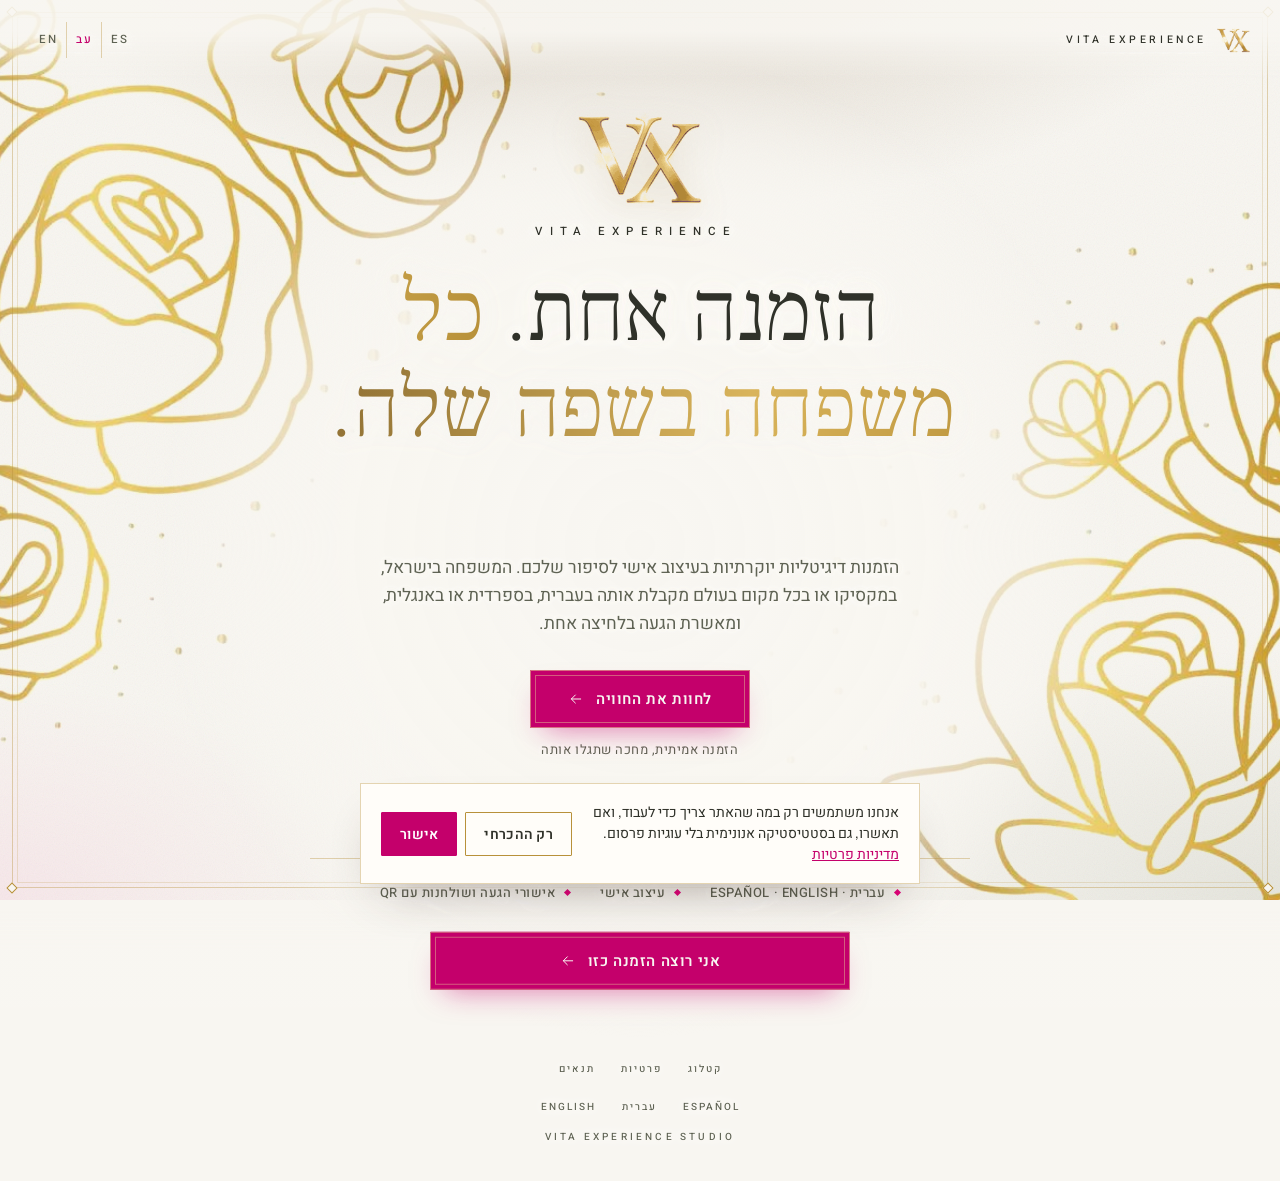
<file: he/index.html>
<!doctype html>
<html lang="he" dir="rtl">
<head>
<script>if(/^blindfate\./i.test(location.hostname)&&!/\/blindfate\//.test(location.pathname))location.replace("/blindfate/");</script>
<meta charset="utf-8">
<base href="/">
<script>window.VX_LANG="he"</script>
<!-- seo:start · generated by tools/seo-build.js -->
<title>Vita Experience · הזמנות חתונה דיגיטליות בעברית, ספרדית ואנגלית</title>
<meta name="description" content="הזמנות חתונה דיגיטליות יוקרתיות בעיצוב אישי. כל אורח מקבל את ההזמנה בעברית, בספרדית או באנגלית ומאשר הגעה בלחיצה. תזכורות בוואטסאפ ושיבוץ שולחנות עם QR.">
<meta name="robots" content="index,follow,max-image-preview:large">
<link rel="canonical" href="https://vitaexperience.studio/he">
<link rel="alternate" hreflang="es" href="https://vitaexperience.studio/">
<link rel="alternate" hreflang="en" href="https://vitaexperience.studio/en">
<link rel="alternate" hreflang="he" href="https://vitaexperience.studio/he">
<link rel="alternate" hreflang="x-default" href="https://vitaexperience.studio/">
<meta property="og:type" content="website">
<meta property="og:site_name" content="Vita Experience">
<meta property="og:url" content="https://vitaexperience.studio/he">
<meta property="og:title" content="Vita Experience · הזמנה אחת. כל משפחה בשפה שלה.">
<meta property="og:description" content="הזמנות חתונה דיגיטליות יוקרתיות בעיצוב אישי. כל אורח מקבל את ההזמנה בעברית, בספרדית או באנגלית ומאשר הגעה בלחיצה. תזכורות בוואטסאפ ושיבוץ שולחנות עם QR.">
<meta property="og:image" content="https://vitaexperience.studio/og.jpg">
<meta property="og:locale" content="he_IL">
<meta property="og:locale:alternate" content="es_MX">
<meta property="og:locale:alternate" content="en_US">
<meta name="twitter:card" content="summary_large_image">
<script type="application/ld+json">{"@context":"https://schema.org","@graph":[{"@type":"Organization","@id":"https://vitaexperience.studio/#org","name":"Vita Experience","alternateName":"Vita Experience Studio","url":"https://vitaexperience.studio/","logo":"https://vitaexperience.studio/assets/icon-512.png","image":"https://vitaexperience.studio/og.jpg","slogan":"One invitation. Every family in its own language.","description":"Luxury digital wedding invitations in Hebrew, Spanish and English, with RSVP, WhatsApp reminders and QR table seating, for families in Mexico, Israel and around the world.","areaServed":["MX","IL","Worldwide"],"knowsLanguage":["es","he","en"],"contactPoint":{"@type":"ContactPoint","contactType":"customer service","url":"https://wa.me/525664674617","availableLanguage":["Spanish","Hebrew","English"]}},{"@type":"WebSite","@id":"https://vitaexperience.studio/#website","url":"https://vitaexperience.studio/","name":"Vita Experience","inLanguage":["es","he","en"],"publisher":{"@id":"https://vitaexperience.studio/#org"}},{"@type":"Service","name":"Digital wedding invitation in Hebrew, Spanish and English","serviceType":"Digital wedding invitation","provider":{"@id":"https://vitaexperience.studio/#org"},"areaServed":["MX","IL","Worldwide"],"hasOfferCatalog":{"@type":"OfferCatalog","name":"Vita Experience services","itemListElement":[{"@type":"Offer","itemOffered":{"@type":"Service","name":"Bespoke multilingual digital wedding invitation (Hebrew, Spanish, English)"}},{"@type":"Offer","itemOffered":{"@type":"Service","name":"Save the Date"}},{"@type":"Offer","itemOffered":{"@type":"Service","name":"RSVP with plus-ones and menu choice"}},{"@type":"Offer","itemOffered":{"@type":"Service","name":"WhatsApp delivery and reminders"}},{"@type":"Offer","itemOffered":{"@type":"Service","name":"QR table seating"}}]}}]}</script>
<!-- seo:end -->
<meta name="viewport" content="width=device-width,initial-scale=1,viewport-fit=cover">
<meta name="theme-color" content="#F8F6F1">
<link rel="icon" href="/favicon.ico" sizes="any"><link rel="icon" href="/favicon-32.png" type="image/png"><link rel="apple-touch-icon" href="/apple-touch-icon.png">
<link rel="manifest" href="/site.webmanifest">
<meta property="og:image:width" content="1200"><meta property="og:image:height" content="630">
<meta property="og:image:alt" content="Sobre de Vita Experience con sello de lacre: Una invitación. Cada familia, en su idioma.">
<link rel="stylesheet" href="/assets/vita.css">
<link rel="stylesheet" href="/fonts/fonts.css">
<style>
/* Layout: one screen at a time, like opening an envelope: welcome, the live demo, a one-minute quote, thanks. Single light look on purpose: the Vita palette (warm ivory paper, soft sand, muted sage, gold leaf, rosa mexicano). */
:root{
  --ivory:#F8F6F1; --paper:#FFFDF9; --sand:#D8CFC2; --sand-2:#E9E3D8; --sand-3:#F1ECE3;
  --sage:#A5AA98; --sage-ink:#5E6253; --ink:#2F3129;
  --gold:#B8913A; --gold-hi:#E6CF94; --gold-lo:#83652C; --line:rgba(184,145,58,.38); --line-soft:rgba(184,145,58,.2);
  --rosa:#E4007C; --rosa-ink:#C4006B; --rosa-deep:#A8005C;
  --foil:linear-gradient(100deg,#8E6F33 0%,#D9B45B 30%,#B8913A 50%,#E6CF94 68%,#9C7A3A 100%);
  --f-display:'Instrument Serif','Didot',Georgia,serif;
  --f-label:'Instrument Sans','Helvetica Neue',Arial,sans-serif;
  --f-body:'Instrument Sans','Helvetica Neue',Arial,sans-serif;
  color-scheme:light;
}
:root[dir="rtl"]{ --f-display:'Frank Ruhl Libre','Times New Roman',serif; --f-body:'Heebo','Arial Hebrew',Arial,sans-serif; --f-label:'Heebo','Arial Hebrew',Arial,sans-serif; }
*{box-sizing:border-box}
html{-webkit-text-size-adjust:100%;background:var(--ivory)}
body{margin:0;background:var(--ivory);color:var(--ink);font-family:var(--f-body);font-weight:400;font-size:16px;line-height:1.6;-webkit-font-smoothing:antialiased}
body::before{content:"";position:fixed;inset:0 0 auto;height:env(safe-area-inset-top,0px);z-index:60;background:var(--ivory)}
.bg{position:fixed;inset:0;z-index:0;pointer-events:none;
  background:radial-gradient(ellipse 70% 45% at 50% -8%,rgba(216,207,194,.9),transparent 70%),radial-gradient(ellipse 50% 40% at 100% 100%,rgba(165,170,152,.22),transparent 70%),radial-gradient(ellipse 40% 35% at 0% 100%,rgba(228,0,124,.06),transparent 70%),var(--ivory)}
.bg::after{content:"";position:absolute;inset:0;opacity:.08;mix-blend-mode:multiply;background-image:url("data:image/svg+xml;utf8,<svg xmlns='http://www.w3.org/2000/svg' width='160' height='160'><filter id='n'><feTurbulence type='fractalNoise' baseFrequency='.9' numOctaves='2' stitchTiles='stitch'/></filter><rect width='100%' height='100%' filter='url(%23n)'/></svg>")}
.frame{position:fixed;inset:max(12px,env(safe-area-inset-top,0px)) max(12px,env(safe-area-inset-right,0px)) max(12px,env(safe-area-inset-bottom,0px)) max(12px,env(safe-area-inset-left,0px));border:1px solid var(--line);pointer-events:none;z-index:1}
.frame::after{content:"";position:absolute;inset:4px;border:1px solid var(--line-soft)}
.frame i{position:absolute;width:8px;height:8px;border:1px solid var(--gold);background:var(--ivory);transform:rotate(45deg)}
.frame i:nth-child(1){top:-5px;left:-5px}.frame i:nth-child(2){top:-5px;right:-5px}.frame i:nth-child(3){bottom:-5px;left:-5px}.frame i:nth-child(4){bottom:-5px;right:-5px}
.vh{position:absolute!important;width:1px;height:1px;overflow:hidden;clip:rect(0 0 0 0);white-space:nowrap}
a{color:var(--rosa-ink)}
button,input,select{font:inherit;color:inherit}
:focus-visible{outline:1px solid var(--rosa);outline-offset:3px}
[tabindex="-1"]:focus{outline:none}

.top{position:fixed;top:env(safe-area-inset-top,0px);left:0;right:0;z-index:40;padding-left:max(30px,env(safe-area-inset-left,0px));padding-right:max(30px,env(safe-area-inset-right,0px));padding-block:22px 22px;display:flex;align-items:center;justify-content:space-between;pointer-events:none;background:linear-gradient(var(--ivory) 62%,rgba(248,246,241,0))}
.top > *{pointer-events:auto}
.brand{display:flex;align-items:center;gap:10px;text-decoration:none;color:var(--ink)}
.brand img{height:26px;width:auto}
.brand span{font-family:var(--f-label);font-size:10.5px;font-weight:500;letter-spacing:.34em;text-transform:uppercase}
.langs{display:flex}
.langs button{background:none;border:0;padding:8px 9px;min-height:36px;font-family:var(--f-label);font-size:11.5px;font-weight:500;letter-spacing:.14em;color:var(--sage-ink);cursor:pointer}
.langs button[aria-pressed="true"]{color:var(--rosa-ink)}
.langs button + button{border-inline-start:1px solid var(--line)}

main{position:relative;z-index:2}
.scr{min-height:100vh;min-height:100svh;display:flex;flex-direction:column;align-items:center;justify-content:center;padding-left:max(30px,env(safe-area-inset-left,0px));padding-right:max(30px,env(safe-area-inset-right,0px));padding-block:110px 72px}
.scr[hidden]{display:none!important}
.scr.in > *{animation:rise .9s cubic-bezier(.2,.7,.2,1) both}
.scr.in > *:nth-child(2){animation-delay:.08s}.scr.in > *:nth-child(3){animation-delay:.16s}.scr.in > *:nth-child(4){animation-delay:.24s}.scr.in > *:nth-child(5){animation-delay:.32s}.scr.in > *:nth-child(6){animation-delay:.4s}
@keyframes rise{from{opacity:.001;transform:translateY(14px)}to{opacity:1;transform:none}}

.eyebrow{font-family:var(--f-label);font-size:11px;font-weight:500;letter-spacing:.36em;text-transform:uppercase;color:var(--gold-lo);margin:0;display:flex;align-items:center;gap:14px;justify-content:center}
.eyebrow::before,.eyebrow::after{content:"";width:28px;height:1px;background:var(--gold)}
:root[dir="rtl"] .eyebrow{letter-spacing:.04em;font-size:14px}
.display{font-family:var(--f-display);font-weight:400;font-style:normal;letter-spacing:-.012em;line-height:1.02;margin:0;color:var(--ink);text-wrap:balance}
.display em,.it{font-style:italic}
:root[dir="rtl"] .display{font-weight:300;letter-spacing:0;line-height:1.12}
.foil{background:var(--foil);-webkit-background-clip:text;background-clip:text;color:transparent;background-size:200% 100%;animation:foil 9s ease-in-out infinite;font-style:italic;padding-inline-end:.06em}
:root[dir="rtl"] .foil{font-style:normal}
@keyframes foil{0%,100%{background-position:0% 0}50%{background-position:100% 0}}
.lead{color:var(--sage-ink);font-size:clamp(15.5px,1.6vw,17.5px);max-width:33em;margin:0 auto;text-wrap:pretty}

.btn{display:inline-flex;align-items:center;justify-content:center;gap:12px;min-height:58px;padding:0 38px;border:0;border-radius:1px;cursor:pointer;text-decoration:none;font-family:var(--f-label);font-size:12px;font-weight:600;letter-spacing:.26em;text-transform:uppercase;position:relative;overflow:hidden;transition:transform .2s ease,box-shadow .3s ease,background .2s ease}
:root[dir="rtl"] .btn{letter-spacing:.04em;font-size:15px}
.btn-pri{background:var(--rosa-ink);color:var(--ivory);box-shadow:inset 0 0 0 1px rgba(230,207,148,.55),inset 0 0 0 5px var(--rosa-ink),inset 0 0 0 6px rgba(230,207,148,.45),0 14px 30px -14px rgba(196,0,107,.55)}
.btn-pri::after{content:"";position:absolute;inset:0;background:linear-gradient(100deg,transparent 30%,rgba(255,255,255,.28) 50%,transparent 70%);transform:translateX(-120%);transition:transform .9s ease}
.btn-pri:hover::after{transform:translateX(120%)}
.btn-pri:hover{background:var(--rosa-deep);transform:translateY(-1px)}
.btn-line{background:transparent;color:var(--ink);border:1px solid var(--gold)}
.btn-line:hover{background:var(--paper)}
.btn-ink{background:var(--rosa-ink);color:var(--ivory);width:100%;box-shadow:inset 0 0 0 1px rgba(230,207,148,.55),inset 0 0 0 5px var(--rosa-ink),inset 0 0 0 6px rgba(230,207,148,.45)}
.btn-ink:hover{background:var(--rosa-deep)}
.btn-ink:disabled{opacity:.6;cursor:progress}
.btn svg{width:16px;height:16px;fill:none;stroke:currentColor;stroke-width:1.5;stroke-linecap:round;stroke-linejoin:round}
:root[dir="rtl"] .btn svg.arr{transform:scaleX(-1)}
.link{background:none;border:0;padding:8px 4px;color:var(--sage-ink);font-size:14px;cursor:pointer;text-decoration:underline;text-decoration-color:var(--gold);text-underline-offset:5px}
.link:hover{color:var(--rosa-ink)}

#welcome{text-align:center}
.wv{display:flex;flex-direction:column;align-items:center;gap:24px;text-align:center;max-width:100%}
.mono{width:min(124px,30vw);height:auto;filter:drop-shadow(0 10px 18px rgba(142,111,51,.22))}
.wm{font-family:var(--f-label);font-size:11.5px;font-weight:500;letter-spacing:.62em;text-transform:uppercase;color:var(--ink);margin:-8px 0 0;padding-inline-start:.62em}
.w-ctas{display:flex;flex-direction:column;align-items:center;gap:12px;margin-top:8px}
.w-note{font-size:13px;color:var(--sage-ink);letter-spacing:.04em}
.marks{display:flex;flex-wrap:wrap;justify-content:center;gap:10px 30px;margin-top:22px;padding-top:24px;border-top:1px solid var(--line);max-width:660px;width:100%}
.marks span{font-family:var(--f-label);font-size:10.5px;font-weight:500;letter-spacing:.24em;text-transform:uppercase;color:var(--sage-ink);display:flex;align-items:center;gap:10px}
.marks span::before{content:"";width:5px;height:5px;background:var(--rosa);transform:rotate(45deg)}
:root[dir="rtl"] .marks span{letter-spacing:.04em;font-size:13px}

#demo{justify-content:flex-start;padding-bottom:150px}
.demo-grid{width:100%;max-width:1080px;display:grid;grid-template-columns:minmax(0,1fr) minmax(0,1.1fr);gap:clamp(32px,6vw,88px);align-items:center}
@media (max-width:860px){.demo-grid{grid-template-columns:minmax(0,1fr)}}
.d-copy{display:flex;flex-direction:column;gap:20px;min-width:0}
.d-copy .eyebrow{justify-content:flex-start}
.d-copy .eyebrow::before{display:none}
.d-copy .display{font-size:clamp(40px,5.4vw,64px)}
.d-copy .lead{margin:0}
@media (max-width:860px){.d-copy{text-align:center;align-items:center}.d-copy .eyebrow{justify-content:center}.d-copy .eyebrow::before{display:block}}
.phone-wrap{display:flex;flex-direction:column;align-items:center;gap:18px}
.phone{display:block;position:relative;width:min(280px,72vw);aspect-ratio:9/18.5;border-radius:44px;padding:11px;background:linear-gradient(145deg,#F1E6CC,#C9B07A 45%,#E8D7AE 70%,#B8913A);box-shadow:0 0 0 1px rgba(142,111,51,.4),0 40px 70px -34px rgba(94,98,83,.6),0 10px 24px -12px rgba(142,111,51,.35);text-decoration:none;transition:transform .5s cubic-bezier(.2,.7,.2,1)}
.phone:hover{transform:translateY(-6px) rotate(-1deg)}
.phone .scrn{position:absolute;inset:11px;border-radius:34px;overflow:hidden;background:radial-gradient(circle at 50% 35%,#FFFBF8,#F8E8E5 72%);display:flex;flex-direction:column;align-items:center;justify-content:center;gap:14px;color:#6B2A3A;text-align:center}
.phone .notch{position:absolute;top:10px;left:50%;width:86px;height:24px;margin-left:-43px;border-radius:14px;background:#2F3129}
.phone .tap{font-family:'Instrument Sans',Arial,sans-serif;font-size:9px;font-weight:500;letter-spacing:.32em;text-transform:uppercase;color:#A1707A}
.seal{position:relative;width:96px;height:96px;border-radius:50%;background:radial-gradient(circle at 34% 30%,#F25AA6,#C4006B 62%,#8F004E);box-shadow:0 0 0 4px #FBF1EF,0 0 0 5.5px #B8913A,0 14px 26px -8px rgba(143,0,78,.5);display:flex;align-items:center;justify-content:center;font-family:'Instrument Serif',Georgia,serif;font-style:italic;font-size:30px;color:#FFE7F2;animation:beat 3.2s ease-in-out infinite}
.seal::after{content:"";position:absolute;inset:-6px;border-radius:50%;border:1.5px solid rgba(228,0,124,.5);animation:ring 3.2s ease-out infinite}
@keyframes beat{0%,100%{transform:scale(1)}10%{transform:scale(1.06)}20%{transform:scale(1)}}
@keyframes ring{0%,8%{opacity:0;transform:scale(1)}12%{opacity:.9}45%,100%{opacity:0;transform:scale(1.6)}}
.phone .names{font-family:'Instrument Serif',Georgia,serif;font-style:italic;font-size:30px;line-height:1.05;margin-top:8px}
.phone .date{font-family:'Instrument Sans',Arial,sans-serif;font-size:10px;font-weight:500;letter-spacing:.34em;color:#8E5A66}
.phone .glow{display:none}
.open-demo{min-width:250px}
.hint{font-size:12.5px;color:var(--sage-ink);letter-spacing:.04em;margin:-6px 0 0}

.moments{display:grid;grid-template-columns:repeat(2,minmax(0,1fr));gap:1px;background:var(--line);border:1px solid var(--line);margin-top:6px}
.moments div{background:var(--paper);padding:18px 18px 20px;min-width:0}
.moments b{display:block;font-family:var(--f-display);font-weight:400;font-style:italic;font-size:23px;color:var(--rosa-ink);margin-bottom:4px;line-height:1.15}
:root[dir="rtl"] .moments b{font-style:normal;font-size:20px}
.moments p{margin:0;font-size:14px;color:var(--sage-ink);line-height:1.5}
.sub-h{font-family:var(--f-label);font-size:10.5px;font-weight:600;letter-spacing:.32em;text-transform:uppercase;color:var(--gold-lo);margin:14px 0 0}
:root[dir="rtl"] .sub-h{letter-spacing:.04em;font-size:13.5px}
@media (max-width:860px){.sub-h{text-align:center}}

.section2{width:100%;max-width:1080px;margin-top:clamp(64px,10vw,120px);padding-top:clamp(48px,8vw,90px);border-top:1px solid var(--line);display:grid;grid-template-columns:minmax(0,1fr) minmax(0,1fr);gap:clamp(32px,6vw,80px);align-items:center}
@media (max-width:860px){.section2{grid-template-columns:minmax(0,1fr);text-align:center}}
.panel{background:var(--paper);border:1px solid var(--sand);padding:28px 26px 22px;position:relative;box-shadow:0 30px 60px -40px rgba(94,98,83,.5)}
.panel::before{content:"";position:absolute;inset:6px;border:1px solid var(--line-soft);pointer-events:none}
.panel .tag{position:absolute;top:-11px;inset-inline-end:18px;background:var(--ivory);border:1px solid var(--line);padding:2px 10px;font-family:var(--f-label);font-size:10px;font-weight:500;letter-spacing:.22em;text-transform:uppercase;color:var(--sage-ink)}
.panel .ttl{font-family:var(--f-label);font-size:10.5px;font-weight:600;letter-spacing:.26em;text-transform:uppercase;color:var(--sage-ink);margin:0 0 16px;text-align:start}
.stats{display:grid;grid-template-columns:repeat(3,minmax(0,1fr));gap:10px;text-align:center}
.stats div{background:var(--sand-3);padding:16px 6px}
.stats b{display:block;font-family:var(--f-display);font-weight:400;font-size:clamp(32px,4vw,42px);line-height:1;color:var(--ink);font-variant-numeric:lining-nums tabular-nums}
.stats div:first-child b{color:var(--rosa-ink)}
.stats span{display:block;font-size:12px;color:var(--sage-ink);margin-top:8px}
.bubble{margin-top:14px;background:#EEF0E8;border:1px solid #DCE0D2;border-radius:2px 14px 14px 14px;padding:12px 14px;font-size:14px;color:var(--ink);text-align:start;line-height:1.5}
.bubble small{display:block;font-size:11px;color:var(--sage-ink);margin-top:6px;text-align:end}
.price{display:flex;flex-direction:column;gap:16px;min-width:0}
.price .p-title{font-size:clamp(32px,4vw,46px)}
@media (max-width:860px){.price{align-items:center}}

.dock{position:fixed;left:0;right:0;bottom:0;z-index:45;padding-left:max(22px,env(safe-area-inset-left,0px));padding-right:max(22px,env(safe-area-inset-right,0px));padding-bottom:calc(18px + env(safe-area-inset-bottom,0px));padding-top:22px;background:linear-gradient(rgba(248,246,241,0),rgba(248,246,241,.96) 40%);display:flex;justify-content:center;transform:translateY(110%);transition:transform .5s cubic-bezier(.2,.7,.2,1)}
.dock.show{transform:none}
.dock .btn{width:100%;max-width:420px}
.dock .btn.pulse{animation:pulse 2.4s ease-in-out infinite}
@keyframes pulse{0%,100%{box-shadow:inset 0 0 0 1px rgba(230,207,148,.55),inset 0 0 0 5px var(--rosa-ink),inset 0 0 0 6px rgba(230,207,148,.45),0 14px 30px -14px rgba(196,0,107,.55)}50%{box-shadow:inset 0 0 0 1px rgba(230,207,148,.55),inset 0 0 0 5px var(--rosa-ink),inset 0 0 0 6px rgba(230,207,148,.45),0 14px 40px -6px rgba(228,0,124,.6)}}

#quote{padding-bottom:64px}
.qtop{width:100%;max-width:580px;margin-bottom:10px;text-align:start}
.card{width:100%;max-width:580px;background:var(--paper);color:var(--ink);padding:clamp(30px,5vw,50px);position:relative;border:1px solid var(--sand);box-shadow:0 40px 80px -50px rgba(94,98,83,.6)}
.card::before{content:"";position:absolute;inset:8px;border:1px solid var(--line);pointer-events:none}
.card h2{font-size:clamp(36px,5.4vw,50px);text-align:center;margin:12px 0 8px}
.card .lead{text-align:center;font-size:15.5px;margin-bottom:28px}
.q{display:flex;flex-direction:column;gap:26px;position:relative}
.f{display:flex;flex-direction:column;gap:10px;min-width:0}
.f > .lbl{font-family:var(--f-label);font-size:11px;font-weight:600;letter-spacing:.24em;text-transform:uppercase;color:var(--sage-ink)}
:root[dir="rtl"] .f > .lbl{letter-spacing:.02em;font-size:14px}
.f input[type=text],.f input[type=tel],.f input[type=date]{width:100%;min-height:50px;border:0;border-bottom:1px solid var(--sand);background:transparent;padding:8px 2px;font-family:var(--f-display);font-size:24px;color:var(--ink);border-radius:0}
:root[dir="rtl"] .f input[type=text]{font-size:21px}
.f input[type=tel],.f input[type=date]{font-family:var(--f-body);font-size:17px}
.f input::placeholder{color:var(--sage);font-style:italic}
.f input:focus{outline:none;border-bottom-color:var(--rosa);box-shadow:0 1px 0 var(--rosa)}
.f input:disabled{opacity:.4}
.opts{display:flex;flex-wrap:wrap;gap:8px}
.opt{position:relative}
.opt input{position:absolute;inset:0;width:100%;height:100%;margin:0;opacity:0;cursor:pointer}
.opt > span{display:flex;align-items:center;min-height:48px;padding:10px 18px;border:1px solid var(--sand);background:var(--ivory);font-size:15px;color:var(--ink);transition:all .2s ease;line-height:1.25}
.opt:hover > span{border-color:var(--gold)}
.opt > input:checked + span{background:var(--rosa-ink);border-color:var(--rosa-ink);color:var(--ivory);box-shadow:inset 0 0 0 3px var(--rosa-ink),inset 0 0 0 4px rgba(230,207,148,.6)}
.opt > input:focus-visible + span{outline:1px solid var(--rosa);outline-offset:2px}
.chk{display:inline-flex;align-items:center;gap:10px;font-size:14.5px;color:var(--sage-ink);cursor:pointer;min-height:32px;align-self:flex-start}
.chk input{width:18px;height:18px;accent-color:var(--rosa-ink);margin:0}
.help{font-size:13px;color:var(--sage-ink);margin:-2px 0 0}
.err{font-size:13px;color:#A1231B;margin:0;font-weight:500}
.f.bad input[type=text],.f.bad input[type=tel],.f.bad input[type=date]{border-bottom-color:#A1231B}
.f.bad .opt > span{border-color:#D9A29D}
.privacy{font-size:12.5px;color:var(--sage-ink);text-align:center;margin:2px 0 0}
.preview{font-size:12.5px;color:var(--gold-lo);border:1px dashed var(--line);padding:8px 12px;margin:0 auto 18px;max-width:34em;text-align:center}

#thanks{text-align:center}
#thanks .wv{gap:22px}

.ov{position:fixed;inset:0;z-index:80;background:rgba(248,246,241,.96);backdrop-filter:blur(10px);-webkit-backdrop-filter:blur(10px);display:grid;grid-template-columns:minmax(0,1fr) auto;align-items:center;gap:56px;padding-left:max(56px,env(safe-area-inset-left,0px));padding-right:max(56px,env(safe-area-inset-right,0px));padding-block:max(32px,env(safe-area-inset-top,0px)) max(32px,env(safe-area-inset-bottom,0px))}
.ov[hidden]{display:none!important}
.ov-copy{max-width:420px;justify-self:end;display:flex;flex-direction:column;gap:18px}
.ov-copy .display{font-size:clamp(34px,3.6vw,50px)}
.ov-copy p{margin:0;color:var(--sage-ink)}
.ov-phone{position:relative;height:min(820px,calc(100vh - 64px));aspect-ratio:9/19;border-radius:46px;padding:10px;background:linear-gradient(145deg,#F1E6CC,#C9B07A 45%,#E8D7AE 70%,#B8913A);box-shadow:0 50px 90px -40px rgba(94,98,83,.7)}
.ov-phone iframe{width:100%;height:100%;border:0;border-radius:37px;background:#FBEDEC}
.ov-close{position:fixed;top:calc(16px + env(safe-area-inset-top,0px));inset-inline-end:max(18px,env(safe-area-inset-right,0px));z-index:82;width:46px;height:46px;border-radius:50%;border:1px solid var(--gold);background:var(--paper);color:var(--ink);cursor:pointer;display:flex;align-items:center;justify-content:center}
.ov-close svg{width:18px;height:18px;stroke:currentColor;stroke-width:1.5;fill:none}
.ov-bar{display:none}
.ov-alt{font-size:13px;color:var(--sage-ink)}
@media (max-width:860px){
  .ov{display:block;padding:0}
  .ov-copy{display:none}
  .ov-phone{position:absolute;inset:0;height:auto;aspect-ratio:auto;border-radius:0;padding:0;background:none;box-shadow:none;padding-bottom:calc(86px + env(safe-area-inset-bottom,0px))}
  .ov-phone iframe{border-radius:0}
  .ov-bar{display:flex;position:absolute;left:0;right:0;bottom:0;padding:14px max(16px,env(safe-area-inset-left,0px)) calc(14px + env(safe-area-inset-bottom,0px));background:var(--ivory);border-top:1px solid var(--line);gap:10px}
  .ov-bar .btn{flex:1;min-height:54px;padding:0 14px}
}
.foot-links{display:flex;gap:6px 22px;justify-content:center;flex-wrap:wrap;margin-bottom:6px}
.foot-links a{color:var(--sage-ink);text-decoration:none;padding:8px 2px;letter-spacing:.2em}
.foot-links a:hover{color:var(--rosa-ink);text-decoration:underline;text-underline-offset:4px}
.foot p{margin:0}
.foot{position:relative;z-index:2;text-align:center;font-family:var(--f-label);font-size:10px;font-weight:500;letter-spacing:.32em;text-transform:uppercase;color:var(--sage-ink);padding:0 0 36px}

/* gold roses, used exactly as supplied, full-bleed behind every screen. "darken" melts the artwork's paper into the ivory page.
   Legibility: a soft ivory veil sits behind each block of text and every line of type carries an ivory halo, so the roses stay but never cross the letters. */
.deco{position:fixed;inset:0;z-index:1;pointer-events:none;mix-blend-mode:darken;opacity:0;transition:opacity 1s ease}
.deco.on{opacity:1}
.deco i{position:absolute;inset:0;background:url("rosas-doradas.jpg") no-repeat center/cover}
.deco i.b{display:none}
@media (max-aspect-ratio:1/1){
  .deco i{inset:auto 0 auto 0;height:42%;background-size:auto 100%}
  .deco i.a{top:0;background-position:left top}
  .deco i.b{display:block;bottom:0;background-position:right bottom}
}
.veil{position:relative;isolation:auto}
.veil::before{content:"";position:absolute;z-index:-1;inset:-56px -72px;pointer-events:none;
  background:radial-gradient(closest-side,rgba(248,246,241,.97) 0%,rgba(248,246,241,.93) 62%,rgba(248,246,241,.6) 82%,rgba(248,246,241,0) 100%)}
@media (max-width:620px){.veil::before{inset:-34px -24px}}
.display,.lead,.eyebrow,.wm,.w-note,.link,.marks span,.sub-h,.hint,.brand span,.langs button,.foot,.ov-alt{
  text-shadow:0 0 1px var(--ivory),0 0 6px var(--ivory),0 0 12px var(--ivory),0 0 22px var(--ivory),0 0 34px var(--ivory)}
.foil{text-shadow:none;filter:drop-shadow(0 0 6px var(--ivory)) drop-shadow(0 0 14px var(--ivory))}
.top{background:linear-gradient(rgba(248,246,241,.9) 40%,rgba(248,246,241,0))}
#welcome .display{font-size:clamp(44px,7vw,86px);max-width:9.6em}
#thanks .display{font-size:clamp(42px,6.4vw,76px);max-width:10em}
.langs.pick{display:inline-flex;margin-top:6px;border:1px solid var(--line);background:rgba(255,253,249,.86);padding:3px}
.langs.pick button{font-size:12px;letter-spacing:.08em;text-transform:none;min-height:40px;padding:8px 14px;color:var(--sage-ink)}
.langs.pick button + button{border-inline-start:1px solid var(--line-soft)}
.langs.pick button[aria-pressed="true"]{background:var(--rosa-ink);color:var(--ivory);text-shadow:none}
.qtop{display:flex;align-items:center;justify-content:space-between;gap:12px;flex-wrap:wrap}
.qtop .langs.pick{margin-top:0}
#langOther{margin-top:4px}
.qsteps{display:flex;align-items:center;gap:12px;justify-content:center;margin:-6px 0 2px}
.qsteps i{flex:0 0 36px;height:1px;background:var(--sand)}
.qs{display:flex;align-items:center;gap:8px;font-family:var(--f-label);font-size:11px;font-weight:600;letter-spacing:.2em;text-transform:uppercase;color:var(--sage)}
:root[dir="rtl"] .qs{letter-spacing:.02em;font-size:13px}
.qs b{width:24px;height:24px;border-radius:50%;border:1px solid var(--sand);display:inline-flex;align-items:center;justify-content:center;font-weight:500;font-size:12px;letter-spacing:0}
.qs.on{color:var(--rosa-ink)}.qs.on b{background:var(--rosa-ink);border-color:var(--rosa-ink);color:var(--ivory)}
.qs.done b{border-color:var(--gold);color:var(--gold-lo)}
.qpanel{display:flex;flex-direction:column;gap:26px}
.qpanel[hidden]{display:none!important}
.opts.col{flex-direction:column}
.opts.col .opt > span{width:100%}
#eventsWhich{margin-top:4px}
/* demo screen: the phone plays a real sample invitation; copy follows the same order as the video */
#demo{justify-content:center;padding-bottom:150px}
.dg{width:100%;max-width:1040px;display:grid;grid-template-columns:auto minmax(0,1fr);gap:clamp(40px,7vw,96px);align-items:center}
@media (max-width:860px){.dg{grid-template-columns:minmax(0,1fr);justify-items:center;gap:34px}}
.dg-phone{display:flex;flex-direction:column;align-items:center;gap:16px}
.vphone{position:relative;width:min(300px,62vw,calc((100svh - 200px) * 390 / 844));aspect-ratio:390/844;border-radius:46px;padding:10px;background:linear-gradient(145deg,#F1E6CC,#C9B07A 45%,#E8D7AE 70%,#B8913A);box-shadow:0 0 0 1px rgba(142,111,51,.4),0 50px 80px -40px rgba(94,98,83,.7),0 14px 30px -14px rgba(142,111,51,.4)}
.vphone video{display:block;width:100%;height:100%;object-fit:cover;border-radius:37px;background:var(--ivory)}
.vphone .notch{position:absolute;top:20px;left:50%;width:84px;height:22px;margin-left:-42px;border-radius:12px;background:#2F3129;z-index:2}
.vcap{margin:0;font-size:12.5px;color:var(--sage-ink);letter-spacing:.04em;text-shadow:0 0 8px var(--ivory),0 0 16px var(--ivory)}
.dg-copy{display:flex;flex-direction:column;gap:18px;min-width:0;max-width:480px}
.dg-copy .eyebrow{justify-content:flex-start}
.dg-copy .eyebrow::before{display:none}
.dg-copy .display{font-size:clamp(40px,5.2vw,62px)}
.dg-copy .lead{margin:0}
@media (max-width:860px){.dg-copy{text-align:center;align-items:center}.dg-copy .eyebrow{justify-content:center}.dg-copy .eyebrow::before{display:block}}
.steps-list{list-style:none;margin:4px 0 0;padding:0;counter-reset:st;display:flex;flex-direction:column;width:100%}
.steps-list li{counter-increment:st;display:grid;grid-template-columns:36px minmax(0,1fr);column-gap:12px;padding:13px 0;border-top:1px solid var(--line);text-align:start}
.steps-list li:last-child{border-bottom:1px solid var(--line)}
.steps-list li::before{content:counter(st,upper-roman);grid-row:span 2;font-family:var(--f-display);font-style:italic;font-size:20px;color:var(--gold);line-height:1.3}
.steps-list b{font-family:var(--f-display);font-weight:400;font-style:italic;font-size:22px;line-height:1.2;color:var(--rosa-ink)}
:root[dir="rtl"] .steps-list b,:root[dir="rtl"] .steps-list li::before{font-style:normal}
.steps-list span{font-size:14.5px;color:var(--sage-ink);line-height:1.5}
.calm{margin:4px 0 0;font-family:var(--f-display);font-style:italic;font-size:21px;line-height:1.35;color:var(--ink)}
:root[dir="rtl"] .calm{font-style:normal;font-size:19px}
.opt.svc > span{flex-direction:column;align-items:flex-start;gap:3px;padding:13px 18px}
.opt.svc .st{font-size:15px}
.opt.svc small{font-size:13px;color:var(--sage-ink);line-height:1.4}
.opt.svc > input:checked + span small{color:rgba(248,246,241,.82)}
@media (prefers-reduced-motion:reduce){*{animation:none!important;transition:none!important}}
</style>

<style>[hidden]{display:none!important}img{max-width:100%}
.ticker{position:relative;height:1.5em;width:100%;margin:6px 0 0;font-family:var(--f-display);font-style:italic;font-size:clamp(20px,4.6vw,28px);color:var(--gold-lo);text-align:center}
.ticker span{position:absolute;inset:0;opacity:0;animation:tick 7.5s ease-in-out infinite}
.ticker span[lang="he"]{font-family:'Frank Ruhl Libre',serif;font-style:normal}
.ticker span:nth-child(2){animation-delay:2.5s}.ticker span:nth-child(3){animation-delay:5s}
@keyframes tick{0%{opacity:0;transform:translateY(6px)}5%,26%{opacity:1;transform:none}32%,100%{opacity:0;transform:translateY(-6px)}}
@media (prefers-reduced-motion:reduce){.ticker span{animation:none;opacity:0}.ticker span:nth-child(2){opacity:1}}
</style>
</head>
<body data-vx="loader">
<div class="bg" aria-hidden="true"></div>
<div class="deco on" id="deco" aria-hidden="true"><i class="a"></i><i class="b"></i></div>
<div class="frame" aria-hidden="true"><i></i><i></i><i></i><i></i></div>

<header class="top">
  <a class="brand" href="#" data-go="welcome" aria-label="Vita Experience"><img src="/assets/vx.png" alt="" width="33" height="26"><span>Vita Experience</span></a>
  <div class="langs" role="group" aria-label="Idioma · שפה · Language">
    <button type="button" data-lang="es" aria-pressed="false">ES</button>
    <button type="button" data-lang="he" aria-pressed="false">עב</button>
    <button type="button" data-lang="en" aria-pressed="false">EN</button>
  </div>
</header>

<main>
  <!-- 1 · Bienvenida -->
  <section class="scr" id="welcome" aria-labelledby="wTitle">
    <div class="veil wv">
    <img class="mono" src="/assets/vx.png" alt="Vita Experience" width="200" height="157">
    <p class="wm">Vita Experience</p>
    <h1 class="display" id="wTitle"><span data-i18n="w_title_a">הזמנה אחת.</span> <span class="foil" data-i18n="w_title_b">כל משפחה בשפה שלה.</span></h1>
    <p class="ticker" aria-hidden="true"><span lang="he" dir="rtl">עברית</span><span lang="es">Español</span><span lang="en">English</span></p>
    <p class="lead" data-i18n="w_sub">הזמנות דיגיטליות יוקרתיות בעיצוב אישי לסיפור שלכם. המשפחה בישראל, במקסיקו או בכל מקום בעולם מקבלת אותה בעברית, בספרדית או באנגלית, ומאשרת הגעה בלחיצה אחת.</p>
    <div class="w-ctas">
      <button type="button" class="btn btn-pri" data-go="demo"><span data-i18n="w_cta">לחוות את החוויה</span><svg class="arr" viewBox="0 0 24 24" aria-hidden="true"><path d="M5 12h14M13 6l6 6-6 6"/></svg></button>
      <span class="w-note" data-i18n="w_note">הזמנה אמיתית, מחכה שתגלו אותה</span>
      <button type="button" class="link" data-go="quote" data-i18n="w_alt">כבר החלטתם? לקבלת הצעה אישית</button>
    </div>
    <div class="marks"><span data-i18n="w_p1">עברית · Español · English</span><span data-i18n="w_p2">עיצוב אישי</span><span data-i18n="w_p3">אישורי הגעה ושולחנות עם QR</span></div>
    <div class="langs pick" role="group" aria-label="Idioma · שפה · Language"><button type="button" data-lang="es" aria-pressed="false">Español</button><button type="button" data-lang="he" aria-pressed="false">עברית</button><button type="button" data-lang="en" aria-pressed="false">English</button></div>
    </div>
  </section>

  <!-- 2 · Demo -->
  <section class="scr" id="demo" hidden aria-labelledby="dTitle">
    <div class="dg">
      <div class="dg-phone">
        <div class="vphone"><span class="notch" aria-hidden="true"></span><video id="demoVid" src="demo.mp4" poster="demo-poster.jpg" muted playsinline loop preload="auto" aria-label="Video de una invitación de ejemplo"></video></div>
        <p class="vcap" data-i18n="v_cap">הזמנה לדוגמה · יצחק ושרה</p>
      </div>
      <div class="dg-copy veil">
        <p class="eyebrow" data-i18n="d_eyebrow">החוויה</p>
        <h2 class="display" id="dTitle" data-i18n="d_title">כך האורחים שלכם מקבלים אותה</h2>
        <p class="lead" data-i18n="d_sub">הזמנה לדוגמה, בדיוק כפי שכל אורח חווה אותה מהטלפון, בשפה שלו.</p>
        <ol class="steps-list">
          <li><b data-i18n="m1_t">החותם</b><span data-i18n="m1_d">לוחצים על החותם וההזמנה נפתחת כמו מעטפה אמיתית.</span></li>
          <li><b data-i18n="m6_t">בשפה שלהם</b><span data-i18n="m6_d">כל אורח מקבל אותה בעברית, בספרדית או באנגלית, והעברית מימין לשמאל, כמו שצריך.</span></li>
          <li><b data-i18n="m2_t">הספירה לאחור</b><span data-i18n="m2_d">ההתרגשות גדלה בכל פעם שפותחים אותה מחדש.</span></li>
          <li><b data-i18n="m5_t">מצאו את השולחן</b><span data-i18n="m5_d">סורקים QR בעיצוב החתונה שלכם, מחפשים את השם ורואים את השולחן.</span></li>
          <li><b data-i18n="m4_t">אישור הגעה בשניות</b><span data-i18n="m4_d">הגעה, מלווים ומנה, בלי אף שיחת טלפון.</span></li>
        </ol>
        <p class="calm" data-i18n="d_calm">אתם לא צריכים לדאוג לכלום: אנחנו שולחים, מזכירים ומאשרים בשבילכם.</p>
        <div><button type="button" class="btn btn-pri" data-go="quote"><span data-i18n="d_cta">אני רוצה הזמנה כזו</span><svg class="arr" viewBox="0 0 24 24" aria-hidden="true"><path d="M5 12h14M13 6l6 6-6 6"/></svg></button></div>
      </div>
    </div>
  </section>

  <!-- 3 · Cotizar -->
  <section class="scr" id="quote" hidden aria-labelledby="qTitle">
    <div class="qtop veil"><button type="button" class="link" data-go="demo" data-i18n="back">חזרה →</button><div class="langs pick" role="group" aria-label="Idioma · שפה · Language"><button type="button" data-lang="es" aria-pressed="false">Español</button><button type="button" data-lang="he" aria-pressed="false">עברית</button><button type="button" data-lang="en" aria-pressed="false">English</button></div></div>
    <div class="card">
      <p class="preview" id="previewNote" hidden data-i18n="preview">תצוגה מקדימה: כאן שום דבר לא נשלח.</p>
      <p class="eyebrow" data-i18n="q_eyebrow">ההצעה שלכם</p>
      <h2 class="display" id="qTitle" data-i18n="q_title">ספרו לנו את העיקר</h2>
      <p class="lead" data-i18n="q_sub">שני שלבים, דקה אחת. נשלח לכם הצעה אישית בוואטסאפ, ואת הפרטים נדייק יחד.</p>
      <form class="q" id="q" novalidate>
        <div class="vx-hp" aria-hidden="true"><label for="website">Website</label><input type="text" id="website" name="website" tabindex="-1" autocomplete="off"></div>
        <div class="qsteps" aria-hidden="true"><span class="qs on" data-qs="0"><b>1</b><span data-i18n="qs1">החתונה</span></span><i></i><span class="qs" data-qs="1"><b>2</b><span data-i18n="qs2">ההזמנה</span></span></div>
        <div class="qpanel" data-qp="0">
        <div class="f" data-req="names"><label class="lbl" for="names" data-i18n="q_names">שמות בני הזוג</label><input type="text" id="names" name="names" autocomplete="off" maxlength="120" required data-i18n-ph="ph_names" placeholder="לדוגמה: רייצ׳ל &amp; איתן"><p class="err" hidden></p></div>
        <div class="f" data-req="country"><span class="lbl" data-i18n="q_where">איפה תתקיים החתונה?</span>
          <div class="opts" role="radiogroup"><label class="opt"><input type="radio" name="country" value="MX"><span data-i18n="c_mx">מקסיקו</span></label><label class="opt"><input type="radio" name="country" value="IL"><span data-i18n="c_il">ישראל</span></label><label class="opt"><input type="radio" name="country" value="OTHER"><span data-i18n="c_other">מדינה אחרת</span></label></div><p class="err" hidden></p></div>
        <div class="f" data-req="date"><label class="lbl" for="date" data-i18n="q_date">תאריך החתונה</label><input type="date" id="date" name="date"><label class="chk"><input type="checkbox" id="nodate" name="nodate"><span data-i18n="q_nodate">עדיין אין תאריך סופי</span></label><p class="err" hidden></p></div>
        <div class="f" data-req="guests"><span class="lbl" data-i18n="q_guests">מספר מוזמנים משוער</span><p class="help" data-i18n="h_guests">בחרו טווח.</p>
          <div class="opts" role="radiogroup"><label class="opt"><input type="radio" name="guests" value="150"><span data-i18n="g1">עד 150</span></label><label class="opt"><input type="radio" name="guests" value="300"><span data-i18n="g2">150 עד 300</span></label><label class="opt"><input type="radio" name="guests" value="500"><span data-i18n="g3">300 עד 500</span></label><label class="opt"><input type="radio" name="guests" value="501"><span data-i18n="g4">יותר מ-500</span></label></div><p class="err" hidden></p></div>
        <div class="f" data-req="langs"><span class="lbl" data-i18n="q_langs">באיזו שפה תהיה ההזמנה?</span><p class="help" data-i18n="h_langs">אפשר לבחור יותר משפה אחת.</p>
          <div class="opts">
            <label class="opt"><input type="checkbox" name="langs" value="es"><span data-i18n="l_es">ספרדית</span></label>
            <label class="opt"><input type="checkbox" name="langs" value="he"><span data-i18n="l_he">עברית</span></label>
            <label class="opt"><input type="checkbox" name="langs" value="en"><span data-i18n="l_en">אנגלית</span></label>
            <label class="opt"><input type="checkbox" name="langs" value="other" id="langOtherChk"><span data-i18n="l_other">אחרת</span></label>
          </div>
          <input type="text" id="langOther" name="langOther" maxlength="60" hidden data-i18n-ph="ph_lang_other" placeholder="איזו שפה?" aria-label="Otro idioma">
          <p class="err" hidden></p></div>
        <button type="button" class="btn btn-ink" id="qNext"><span data-i18n="q_next">המשך</span><svg class="arr" viewBox="0 0 24 24" aria-hidden="true"><path d="M5 12h14M13 6l6 6-6 6"/></svg></button>
        </div>
        <div class="qpanel" data-qp="1" hidden>
        <div class="f" data-req="design"><span class="lbl" data-i18n="q_design">יש לכם כבר עיצוב להזמנה?</span>
          <div class="opts col" role="radiogroup"><label class="opt"><input type="radio" name="design" value="have"><span data-i18n="d_have">כן, יש לנו</span></label><label class="opt"><input type="radio" name="design" value="idea"><span data-i18n="d_idea">יש לנו רעיון, צריך לעצב</span></label><label class="opt"><input type="radio" name="design" value="need"><span data-i18n="d_need">לא, נשמח שתעצבו אתם</span></label></div><p class="err" hidden></p></div>
        <div class="f" data-req="send"><span class="lbl" data-i18n="q_deliver">תרצו שאנחנו נשלח את ההזמנה לאורחים?</span><p class="help" data-i18n="h_send">אנחנו שולחים את ההזמנה בוואטסאפ, שולחים תזכורות ומעבירים לכם את רשימת המאשרים.</p>
          <div class="opts col" role="radiogroup"><label class="opt"><input type="radio" name="send" value="yes"><span data-i18n="s_yes">כן, שאתם תדאגו להכול</span></label><label class="opt"><input type="radio" name="send" value="no"><span data-i18n="s_no">לא, אנחנו נשתף אותה בעצמנו</span></label></div><p class="err" hidden></p></div>
        <div class="f" data-req="events"><span class="lbl" data-i18n="q_events">מלבד החתונה, יש אירועים נוספים?</span><p class="help" data-i18n="h_events">שבת חתן, חינה, קידוש, טקס אזרחי, בראנץ׳…</p>
          <div class="opts" role="radiogroup"><label class="opt"><input type="radio" name="events" value="0"><span data-i18n="ev0">רק החתונה</span></label><label class="opt"><input type="radio" name="events" value="1"><span data-i18n="ev1">עוד 1</span></label><label class="opt"><input type="radio" name="events" value="2"><span data-i18n="ev2">עוד 2</span></label><label class="opt"><input type="radio" name="events" value="3"><span data-i18n="ev3">3 או יותר</span></label></div>
          <input type="text" id="eventsWhich" name="eventsWhich" maxlength="140" hidden data-i18n-ph="ph_events" placeholder="אילו? (לא חובה)" aria-label="Eventos">
          <p class="err" hidden></p></div>
        <div class="f" data-req="std"><span class="lbl" data-i18n="q_std">תרצו גם Save the Date?</span><p class="help" data-i18n="h_std">הודעה דיגיטלית לפני ההזמנה, כדי שישמרו את התאריך.</p>
          <div class="opts" role="radiogroup"><label class="opt"><input type="radio" name="std" value="yes"><span data-i18n="yes">כן</span></label><label class="opt"><input type="radio" name="std" value="no"><span data-i18n="no">לא</span></label></div><p class="err" hidden></p></div>
        <div class="f"><span class="lbl" data-i18n="q_extras">תרצו להוסיף את השירות הזה?</span><p class="help" data-i18n="h_extras">לא חובה.</p>
          <div class="opts col">
            <label class="opt svc"><input type="checkbox" name="services" value="tables"><span><span class="st" data-i18n="x_tables">סידורי הושבה עם QR</span><small data-i18n="x_tables_d">מסדרים יחד את השולחנות, והאורחים סורקים QR בעיצוב החתונה כדי לראות באיזה שולחן הם יושבים.</small></span></label>
          </div></div>
        <div class="f" data-req="wa"><label class="lbl" for="wa" data-i18n="q_wa">הוואטסאפ שלכם</label><input type="tel" id="wa" name="wa" autocomplete="tel" inputmode="tel" dir="ltr" maxlength="25" required data-i18n-ph="ph_wa" placeholder="+972 50 123 4567"><p class="help" data-i18n="h_wa">לשם נשלח את ההצעה.</p><p class="err" hidden></p></div>
        <button type="submit" class="btn btn-ink" id="send"><span id="sendLbl"></span></button>
        <button type="button" class="link" id="qPrev" style="align-self:center" data-i18n="q_prev">חזרה לשלב הקודם →</button>
        <p class="err" id="sendErr" hidden role="alert"></p>
        </div>
        <p class="privacy"><span data-i18n="q_privacy">הפרטים משמשים רק להכנת ההצעה שלכם.</span> <a href="/privacidad" data-i18n="q_priv_link">מדיניות פרטיות</a></p>
      </form>
    </div>
  </section>

  <!-- 4 · Gracias -->
  <section class="scr" id="thanks" hidden aria-labelledby="tTitle">
    <div class="veil wv">
    <img class="mono" src="/assets/vx.png" alt="" width="200" height="157">
    <p class="eyebrow" data-i18n="t_eyebrow">התקבל</p>
    <h2 class="display" id="tTitle"></h2>
    <p class="lead" data-i18n="t_sub">יש לנו את כל מה שצריך כדי להכין את ההצעה. נכתוב לכם בקרוב בוואטסאפ, ואם תרצו להקדים, שלחו לנו הודעה.</p>
    <div class="w-ctas">
      <a class="btn btn-pri" id="waLink" href="https://wa.me/525664674617" target="_blank" rel="noopener"><span data-i18n="t_wa">לכתוב בוואטסאפ</span></a>
      <button type="button" class="link" data-go="demo" data-i18n="t_demo">לראות שוב את ההזמנה</button>
    </div>
    </div>
  </section>
</main>

<footer class="foot"><nav class="foot-links" aria-label="Vita Experience"><a href="/catalogo" data-i18n="f_cat">קטלוג</a><a href="/privacidad" data-i18n="f_priv">פרטיות</a><a href="/terminos" data-i18n="f_terms">תנאים</a></nav><nav class="foot-links" aria-label="Idioma · שפה · Language"><a href="/" lang="es" hreflang="es">Español</a><a href="/he" lang="he" hreflang="he" dir="rtl">עברית</a><a href="/en" lang="en" hreflang="en">English</a></nav><p>Vita Experience Studio</p></footer>

<div class="dock" id="dock"><button type="button" class="btn btn-pri" data-go="quote" id="dockBtn"><span data-i18n="d_cta">אני רוצה הזמנה כזו</span><svg class="arr" viewBox="0 0 24 24" aria-hidden="true"><path d="M5 12h14M13 6l6 6-6 6"/></svg></button></div>


<script>
(function(){
'use strict';
/* ===== CONFIG ===== */
var ENDPOINT = 'https://script.google.com/macros/s/AKfycbwIKAOWIO8gRaUlWiB-yvCAofAxu4yn0p0XV2OPBYgsSa26wNusMc_RB725MlYYnNjR9A/exec';                                          // URL de tu Apps Script (vacío = vista previa)
var WHATSAPP = '525664674617';                              // tu WhatsApp, con lada, sin + ni espacios

var I18N = {
es:{
w_title_a:'Una invitación.',w_title_b:'Cada familia, en su idioma.',w_sub:'Invitaciones digitales de lujo, diseñadas a la medida de su historia. Tu familia en México, en Israel o en cualquier parte del mundo la recibe en hebreo, español o inglés, y confirma con un solo toque.',w_cta:'Vivir la experiencia',w_note:'Una invitación real, lista para que la explores',w_alt:'¿Ya lo decidiste? Solicita tu propuesta',w_p1:'English · עברית · Español',w_p2:'Diseño a la medida',w_p3:'RSVP y mesas con QR',
ph_tap:'Toca el sello',d_eyebrow:'La experiencia',d_title:'Así la reciben tus invitados',d_sub:'Una invitación de ejemplo, tal como la vive cada uno de tus invitados desde su celular y en su propio idioma.',v_cap:'Invitación de ejemplo · Itzjak & Sara',m6_t:'En su idioma',m6_d:'Cada invitado la recibe en hebreo, español o inglés, con el hebreo de derecha a izquierda, como debe ser.',m5_t:'Encuentra tu mesa',m5_d:'Escanean el QR con el diseño de tu boda, buscan su nombre y ven su mesa.',d_calm:'Tú no te preocupas por nada: nosotros la enviamos, recordamos y confirmamos por ti.',d_open:'Abrir la invitación',d_hint:'Se abre en pantalla completa',d_lived:'Lo que vive cada invitado',
m1_t:'El sello',m1_d:'Tocan el sello y la invitación se abre como un sobre de verdad.',m2_t:'La cuenta regresiva',m2_d:'La emoción crece cada vez que la vuelven a abrir.',m3_t:'Cómo llegar',m3_d:'Google Maps, Waze o Moovit, a un toque.',m4_t:'Confirmar en segundos',m4_d:'Asistencia, acompañantes y menú, sin una sola llamada.',
p_example:'Ejemplo',p_title:'Tu panel de novios',p_conf:'Confirmaron',p_no:'No asistirán',p_wait:'Por responder',p_bubble:'Faltan 7 días para la boda de Rachel & Eitan. ¡Los esperamos con mucha ilusión!',
d_you:'Lo que ves tú',d_you_t:'Todo bajo control, sin perseguir a nadie',d_you_sub:'Ves cada respuesta en tiempo real, y los recordatorios por WhatsApp se envían solos: “los esperamos” a quien ya confirmó y “nos encantaría contar contigo” a quien aún no responde.',d_cta:'Quiero mi invitación',
q_eyebrow:'Tu propuesta',q_title:'Cuéntanos lo esencial',q_sub:'Son dos pasos y te toma un minuto. Te enviaremos una propuesta personalizada por WhatsApp, y los detalles los afinamos juntos.',
q_names:'Nombres de los novios',ph_names:'Ej. Rachel & Eitan',q_where:'¿Dónde será la boda?',c_mx:'México',c_il:'Israel',c_other:'Otro país',q_date:'Fecha de la boda',q_nodate:'Aún no tenemos fecha definida',
q_guests:'Número aproximado de invitados',h_guests:'Selecciona el rango.',g1:'Hasta 150',g2:'150 a 300',g3:'Más de 300',
q_langs:'¿En qué idioma será tu invitación?',h_langs:'Puedes elegir más de uno.',l_es:'Español',l_he:'Hebreo',l_en:'Inglés',l_other:'Otro',ph_lang_other:'¿Cuál o cuáles?',
qs1:'Tu boda',qs2:'Tu invitación',q_next:'Continuar',q_prev:'← Regresar al paso anterior',g3:'300 a 500',g4:'Más de 500',q_design:'¿Ya tienen el diseño de su invitación?',d_have:'Sí, ya lo tenemos',d_idea:'Tenemos una idea, falta diseñarla',d_need:'No, queremos que ustedes la diseñen',q_deliver:'¿Quieres que nosotros la enviemos a tus invitados?',h_send:'Enviamos la invitación por WhatsApp, mandamos los recordatorios y te entregamos la lista de confirmados.',s_yes:'Sí, que ustedes se encarguen de todo',s_no:'No, yo la comparto con mis invitados',q_events:'Además de la boda, ¿hay otros eventos?',h_events:'Civil, Shabat Jatán, Henna, Kidush, brunch…',ev0:'Solo la boda',ev1:'1 más',ev2:'2 más',ev3:'3 o más',ph_events:'¿Cuáles? (opcional)',q_std:'¿Te gustaría un Save the Date?',h_std:'Un aviso digital, antes de la invitación, para que reserven la fecha.',yes:'Sí',no:'No',q_extras:'¿Te gustaría sumar este servicio?',h_extras:'Opcional.',x_tables:'Asignación de mesas con QR',x_tables_d:'Armamos las mesas contigo y tus invitados escanean un QR con el diseño de tu boda para ver en qué mesa están.',q_wa:'Tu WhatsApp',ph_wa:'+52 55 1234 5678',h_wa:'Ahí te enviaremos tu propuesta.',q_send:'Solicitar mi propuesta',q_sending:'Enviando…',q_privacy:'Tus datos se usan únicamente para preparar tu propuesta.',
t_eyebrow:'Recibido',t_title:'Gracias, {n}.',t_sub:'Ya tenemos todo para preparar tu propuesta. En breve te escribimos por WhatsApp; si prefieres adelantarte, mándanos un mensaje.',t_wa:'Escribir por WhatsApp',t_demo:'Volver a ver la invitación',
wa_msg:'¡Hola! Somos {n} y acabamos de solicitar nuestra propuesta: boda {d}, {g} invitados, invitación en {p}.',wa_nodate:'aún sin fecha',date_pre:'el ',
e_req:'Nos falta este dato.',e_choose:'Elige una opción.',e_lang:'Elige al menos un idioma.',e_other:'Cuéntanos qué idioma.',e_wa:'Escribe tu WhatsApp con lada, por ejemplo +52.',e_send:'No pudimos enviar tu solicitud. Inténtalo de nuevo o escríbenos directo por WhatsApp.',
preview:'Vista previa: aquí no se envía nada.',ov_title:'Estás viendo lo que verá cada invitado',ov_sub:'Toca el sello, recorre la invitación y prueba confirmar. Cuando termines, pide la tuya.',ov_close:'Volver',ov_alt:'¿No carga? Ábrela en otra pestaña',back:'← Atrás',lang_pick:'Idioma',f_cat:'Catálogo',f_priv:'Privacidad',f_terms:'Términos',q_priv_link:'Aviso de privacidad',e_wa_bad:'Revisa el número: solo dígitos, espacios y +.'
},
he:{
w_title_a:'הזמנה אחת.',w_title_b:'כל משפחה בשפה שלה.',w_sub:'הזמנות דיגיטליות יוקרתיות בעיצוב אישי לסיפור שלכם. המשפחה בישראל, במקסיקו או בכל מקום בעולם מקבלת אותה בעברית, בספרדית או באנגלית, ומאשרת הגעה בלחיצה אחת.',w_cta:'לחוות את החוויה',w_note:'הזמנה אמיתית, מחכה שתגלו אותה',w_alt:'כבר החלטתם? לקבלת הצעה אישית',w_p1:'עברית · Español · English',w_p2:'עיצוב אישי',w_p3:'אישורי הגעה ושולחנות עם QR',
ph_tap:'לחצו על החותם',d_eyebrow:'החוויה',d_title:'כך האורחים שלכם מקבלים אותה',d_sub:'הזמנה לדוגמה, בדיוק כפי שכל אורח חווה אותה מהטלפון, בשפה שלו.',v_cap:'הזמנה לדוגמה · יצחק ושרה',m6_t:'בשפה שלהם',m6_d:'כל אורח מקבל אותה בעברית, בספרדית או באנגלית, והעברית מימין לשמאל, כמו שצריך.',m5_t:'מצאו את השולחן',m5_d:'סורקים QR בעיצוב החתונה שלכם, מחפשים את השם ורואים את השולחן.',d_calm:'אתם לא צריכים לדאוג לכלום: אנחנו שולחים, מזכירים ומאשרים בשבילכם.',d_open:'לפתיחת ההזמנה',d_hint:'נפתחת במסך מלא',d_lived:'מה כל אורח חווה',
m1_t:'החותם',m1_d:'לוחצים על החותם וההזמנה נפתחת כמו מעטפה אמיתית.',m2_t:'הספירה לאחור',m2_d:'ההתרגשות גדלה בכל פעם שפותחים אותה מחדש.',m3_t:'איך מגיעים',m3_d:'Google Maps,‏ Waze או Moovit בלחיצה.',m4_t:'אישור הגעה בשניות',m4_d:'הגעה, מלווים ומנה, בלי אף שיחת טלפון.',
p_example:'דוגמה',p_title:'לוח הבקרה שלכם',p_conf:'אישרו',p_no:'לא יגיעו',p_wait:'טרם ענו',p_bubble:'עוד 7 ימים לחתונה של רייצ׳ל ואיתן. מחכים לכם בהתרגשות!',
d_you:'מה אתם רואים',d_you_t:'הכול בשליטה, בלי לרדוף אחרי אף אחד',d_you_sub:'כל תשובה מופיעה בזמן אמת, והתזכורות בוואטסאפ נשלחות לבד: ״מחכים לכם״ למי שכבר אישר, ו״נשמח לראות אתכם״ למי שעוד לא ענה.',d_cta:'אני רוצה הזמנה כזו',
q_eyebrow:'ההצעה שלכם',q_title:'ספרו לנו את העיקר',q_sub:'שני שלבים, דקה אחת. נשלח לכם הצעה אישית בוואטסאפ, ואת הפרטים נדייק יחד.',
q_names:'שמות בני הזוג',ph_names:'לדוגמה: רייצ׳ל & איתן',q_where:'איפה תתקיים החתונה?',c_mx:'מקסיקו',c_il:'ישראל',c_other:'מדינה אחרת',q_date:'תאריך החתונה',q_nodate:'עדיין אין תאריך סופי',
q_guests:'מספר מוזמנים משוער',h_guests:'בחרו טווח.',g1:'עד 150',g2:'150 עד 300',g3:'יותר מ-300',
q_langs:'באיזו שפה תהיה ההזמנה?',h_langs:'אפשר לבחור יותר משפה אחת.',l_es:'ספרדית',l_he:'עברית',l_en:'אנגלית',l_other:'אחרת',ph_lang_other:'איזו שפה?',
qs1:'החתונה',qs2:'ההזמנה',q_next:'המשך',q_prev:'חזרה לשלב הקודם →',g3:'300 עד 500',g4:'יותר מ-500',q_design:'יש לכם כבר עיצוב להזמנה?',d_have:'כן, יש לנו',d_idea:'יש לנו רעיון, צריך לעצב',d_need:'לא, נשמח שתעצבו אתם',q_deliver:'תרצו שאנחנו נשלח את ההזמנה לאורחים?',h_send:'אנחנו שולחים את ההזמנה בוואטסאפ, שולחים תזכורות ומעבירים לכם את רשימת המאשרים.',s_yes:'כן, שאתם תדאגו להכול',s_no:'לא, אנחנו נשתף אותה בעצמנו',q_events:'מלבד החתונה, יש אירועים נוספים?',h_events:'שבת חתן, חינה, קידוש, טקס אזרחי, בראנץ׳…',ev0:'רק החתונה',ev1:'עוד 1',ev2:'עוד 2',ev3:'3 או יותר',ph_events:'אילו? (לא חובה)',q_std:'תרצו גם Save the Date?',h_std:'הודעה דיגיטלית לפני ההזמנה, כדי שישמרו את התאריך.',yes:'כן',no:'לא',q_extras:'תרצו להוסיף את השירות הזה?',h_extras:'לא חובה.',x_tables:'סידורי הושבה עם QR',x_tables_d:'מסדרים יחד את השולחנות, והאורחים סורקים QR בעיצוב החתונה כדי לראות באיזה שולחן הם יושבים.',q_wa:'הוואטסאפ שלכם',ph_wa:'+972 50 123 4567',h_wa:'לשם נשלח את ההצעה.',q_send:'לקבלת ההצעה שלנו',q_sending:'שולחים…',q_privacy:'הפרטים משמשים רק להכנת ההצעה שלכם.',
t_eyebrow:'התקבל',t_title:'תודה, {n}.',t_sub:'יש לנו את כל מה שצריך כדי להכין את ההצעה. נכתוב לכם בקרוב בוואטסאפ, ואם תרצו להקדים, שלחו לנו הודעה.',t_wa:'לכתוב בוואטסאפ',t_demo:'לראות שוב את ההזמנה',
wa_msg:'שלום! אנחנו {n} וביקשנו עכשיו הצעה להזמנה: חתונה {d}, {g} מוזמנים, שפות: {p}.',wa_nodate:'עדיין בלי תאריך',date_pre:'ב-',
e_req:'חסר לנו הפרט הזה.',e_choose:'בחרו אפשרות.',e_lang:'בחרו לפחות שפה אחת.',e_other:'ספרו לנו איזו שפה.',e_wa:'כתבו את הוואטסאפ עם קידומת, למשל ‎+972.',e_send:'לא הצלחנו לשלוח את הבקשה. נסו שוב או כתבו לנו ישירות בוואטסאפ.',
preview:'תצוגה מקדימה: כאן שום דבר לא נשלח.',ov_title:'זה מה שכל אורח יראה',ov_sub:'לחצו על החותם, גללו ונסו לאשר הגעה. כשתסיימו, בקשו הזמנה משלכם.',ov_close:'חזרה',ov_alt:'לא נטען? פתחו בכרטיסייה חדשה',back:'חזרה →',lang_pick:'שפה',f_cat:'קטלוג',f_priv:'פרטיות',f_terms:'תנאים',q_priv_link:'מדיניות פרטיות',e_wa_bad:'בדקו את המספר: רק ספרות, רווחים ו-+.'
},
en:{
w_title_a:'One invitation.',w_title_b:'Every family in its own language.',w_sub:'Luxury digital invitations, designed around your story. Your family in Israel, Mexico or anywhere in the world receives it in Hebrew, Spanish or English, and RSVPs with a single tap.',w_cta:'Live the experience',w_note:'A real invitation, ready for you to explore',w_alt:'Already decided? Request your proposal',w_p1:'English · עברית · Español',w_p2:'Bespoke design',w_p3:'RSVP & QR seating',
ph_tap:'Tap the seal',d_eyebrow:'The experience',d_title:'This is how your guests receive it',d_sub:'A sample invitation, exactly as each of your guests experiences it on their phone, in their own language.',v_cap:'Sample invitation · Itzjak & Sara',m6_t:'In their language',m6_d:'Each guest receives it in Hebrew, Spanish or English, with Hebrew right to left, as it should be.',m5_t:'Find your table',m5_d:'Guests scan a QR in your wedding’s design, search their name and see their table.',d_calm:'You don’t have to worry about a thing: we send it, remind and confirm for you.',d_open:'Open the invitation',d_hint:'Opens full screen',d_lived:'What every guest experiences',
m1_t:'The seal',m1_d:'They tap the seal and it opens like a real envelope.',m2_t:'The countdown',m2_d:'The excitement grows every time they open it again.',m3_t:'Getting there',m3_d:'Google Maps, Waze or Moovit in one tap.',m4_t:'RSVP in seconds',m4_d:'Attendance, plus-ones and menu, without a single call.',
p_example:'Example',p_title:'Your couple’s dashboard',p_conf:'Attending',p_no:'Declined',p_wait:'Awaiting reply',p_bubble:'7 days to go until Rachel & Eitan’s wedding. We can’t wait to see you!',
d_you:'What you see',d_you_t:'Everything in hand, without chasing anyone',d_you_sub:'See every reply as it arrives, while WhatsApp reminders go out on their own: “we can’t wait to see you” to guests who said yes, and “we’d love to have you” to those who haven’t replied.',d_cta:'I want my invitation',
q_eyebrow:'Your proposal',q_title:'Tell us the essentials',q_sub:'Two quick steps, about a minute. We’ll send you a personal proposal on WhatsApp and refine the details together.',
q_names:'The couple’s names',ph_names:'E.g. Rachel & Eitan',q_where:'Where will the wedding be?',c_mx:'Mexico',c_il:'Israel',c_other:'Another country',q_date:'Wedding date',q_nodate:'We haven’t set a date yet',
q_guests:'Approximate number of guests',h_guests:'Select a range.',g1:'Up to 150',g2:'150 to 300',g3:'More than 300',
q_langs:'Which language will your invitation be in?',h_langs:'You can choose more than one.',l_es:'Spanish',l_he:'Hebrew',l_en:'English',l_other:'Other',ph_lang_other:'Which one(s)?',
qs1:'Your wedding',qs2:'Your invitation',q_next:'Continue',q_prev:'← Back to the previous step',g3:'300 to 500',g4:'More than 500',q_design:'Do you already have your invitation design?',d_have:'Yes, we have it',d_idea:'We have an idea, it still needs designing',d_need:'No, we’d love you to design it',q_deliver:'Would you like us to send it to your guests?',h_send:'We send the invitation on WhatsApp, follow up with reminders and hand you the final guest list.',s_yes:'Yes, please take care of everything',s_no:'No, we’ll share it ourselves',q_events:'Besides the wedding, are there other events?',h_events:'Civil ceremony, Shabbat Chatan, Henna, Kiddush, brunch…',ev0:'Just the wedding',ev1:'1 more',ev2:'2 more',ev3:'3 or more',ph_events:'Which ones? (optional)',q_std:'Would you like a Save the Date?',h_std:'A digital note, before the invitation, so guests keep the date.',yes:'Yes',no:'No',q_extras:'Would you like to add this service?',h_extras:'Optional.',x_tables:'Table seating with QR',x_tables_d:'We plan the tables with you, and guests scan a QR in your wedding’s design to see where they’re seated.',q_wa:'Your WhatsApp',ph_wa:'+972 50 123 4567',h_wa:'That’s where we’ll send your proposal.',q_send:'Request my proposal',q_sending:'Sending…',q_privacy:'Your details are used only to prepare your proposal.',
t_eyebrow:'Received',t_title:'Thank you, {n}.',t_sub:'We have everything we need to prepare your proposal. We’ll message you on WhatsApp shortly. If you’d rather not wait, send us a message.',t_wa:'Message us on WhatsApp',t_demo:'See the invitation again',
wa_msg:'Hi! We’re {n} and we just requested our proposal: wedding {d}, {g} guests, invitation in {p}.',wa_nodate:'date to be set',date_pre:'on ',
e_req:'We still need this.',e_choose:'Choose an option.',e_lang:'Choose at least one language.',e_other:'Tell us which language.',e_wa:'Add your WhatsApp with country code, e.g. +972.',e_send:'We couldn’t send your request. Please try again or message us directly on WhatsApp.',
preview:'Preview: nothing is sent from here.',ov_title:'You’re seeing what every guest will see',ov_sub:'Tap the seal, scroll through and try the RSVP. When you’re done, ask for yours.',ov_close:'Back',ov_alt:'Not loading? Open it in a new tab',back:'← Back',lang_pick:'Language',f_cat:'Catalogue',f_priv:'Privacy',f_terms:'Terms',q_priv_link:'Privacy notice',e_wa_bad:'Check the number: digits, spaces and + only.'
}};

var SCREENS = ['welcome','demo','quote','thanks'];
var lang = 'es', current = 'welcome', sent = false, demoOpened = false;
var PREVIEW = !ENDPOINT;
var form = document.getElementById('q');
var bornAt = Date.now();
function $(s){ return document.querySelector(s); }
function $$(s){ return [].slice.call(document.querySelectorAll(s)); }
function t(k, v){ var s = I18N[lang][k]; if(s == null) s = I18N.es[k]; if(s == null) s = k; if(v) for(var x in v) s = s.split('{'+x+'}').join(v[x]); return s; }
function radio(n){ var r = form.querySelector('input[name="'+n+'"]:checked'); return r ? r.value : ''; }

function currency(){ var c = radio('country'); if(c==='MX') return 'MXN'; if(c==='IL') return 'ILS'; return lang==='es' ? 'MXN' : 'ILS'; }

function applyLang(l){
  (function(){ var dv=document.getElementById('demoVid'); if(!dv) return; var en=l==='en'; var src=en?'demo-en.mp4':'demo.mp4'; if(dv.getAttribute('src')!==src){ var playing=!dv.paused; dv.setAttribute('poster', en?'demo-poster-en.jpg':'demo-poster.jpg'); dv.setAttribute('src',src); dv.load(); if(playing) dv.play().catch(function(){}); } })();
  lang = l; var r = document.documentElement; r.lang = l; r.dir = l==='he' ? 'rtl' : 'ltr';
  $$('.langs button').forEach(function(b){ b.setAttribute('aria-pressed', String(b.dataset.lang===l)); });
  $$('[data-i18n]').forEach(function(el){ el.textContent = t(el.dataset.i18n); });
  $$('[data-i18n-ph]').forEach(function(el){ el.placeholder = t(el.dataset.i18nPh); });
  refresh();
}
function refresh(){
  $('#sendLbl').textContent = t('q_send');
  if(sent) $('#tTitle').textContent = t('t_title',{n:$('#names').value.trim()});
}
function checkedVals(n){ return [].slice.call(form.querySelectorAll('input[name="'+n+'"]:checked')).map(function(i){ return i.value; }); }

document.addEventListener('click', function(e){
  var b = e.target.closest('.langs button[data-lang]'); if(!b) return;
  e.preventDefault(); applyLang(b.dataset.lang);
  try{ localStorage.setItem('vx_lang', b.dataset.lang); }catch(x){}
});

/* ===== screens ===== */
function show(id, push){
  if(SCREENS.indexOf(id)<0) id = 'welcome';
  if(id==='thanks' && !sent) id = 'quote';
  current = id;
  document.getElementById('deco').classList.add('on');
  SCREENS.forEach(function(s){ var el = document.getElementById(s); el.hidden = s!==id; el.classList.toggle('in', s===id); });
  var dock = $('#dock'); dock.classList.toggle('show', id==='demo');
  if(id==='demo'){ demoOpened = true; playDemo(); } else if(vid){ try{ vid.pause(); }catch(e){} }
  window.scrollTo(0,0);
  if(push !== false){ var h = id==='welcome' ? '' : '#'+id; try{ if(location.hash !== h) history.pushState(null, '', h || location.pathname); }catch(e){ location.hash = h; } }
  var heading = document.getElementById(id).querySelector('h1,h2'); if(heading){ heading.setAttribute('tabindex','-1'); try{ heading.focus({preventScroll:true}); }catch(e){} }
}
$$('[data-go]').forEach(function(b){ b.addEventListener('click', function(e){ e.preventDefault(); show(b.dataset.go); }); });
window.addEventListener('popstate', function(){ show((location.hash||'').replace('#','') || 'welcome', false); });
window.addEventListener('hashchange', function(){ var h = (location.hash||'').replace('#',''); if(['es','he','en'].indexOf(h)>-1){ applyLang(h); return; } if(h!==current) show(h || 'welcome', false); });

/* ===== demo ===== */
var vid = $('#demoVid');
function playDemo(){ if(!vid) return; try{ vid.currentTime = 0; var p = vid.play(); if(p && p.catch) p.catch(function(){}); }catch(e){} }
/* ===== quote ===== */
$('#langOtherChk').addEventListener('change', function(){ var i = $('#langOther'); i.hidden = !this.checked; if(this.checked) setTimeout(function(){ i.focus(); }, 30); else i.value=''; });
$('#nodate').addEventListener('change', function(){ $('#date').disabled = this.checked; if(this.checked) $('#date').value=''; clear($('#date').closest('.f')); });
form.addEventListener('change', function(e){ var f = e.target.closest('.f'); if(f) clear(f); refresh(); });
form.addEventListener('input', function(e){ var f = e.target.closest('.f'); if(f) clear(f); });
function clear(f){ f.classList.remove('bad'); var p = f.querySelector('.err'); if(p) p.hidden = true; }
function bad(f, k){ f.classList.add('bad'); var p = f.querySelector('.err'); p.textContent = t(k); p.hidden = false; }
var qstep = 0;
function setQStep(n){
  qstep = n;
  $$('.qpanel').forEach(function(p){ p.hidden = +p.dataset.qp !== n; });
  $$('.qs').forEach(function(x){ var k = +x.dataset.qs; x.classList.toggle('on', k===n); x.classList.toggle('done', k<n); });
  $('.card').scrollIntoView({behavior:'smooth', block:'start'});
}
function validate(step){
  var first = null;
  function mark(key, msg){ var f = form.querySelector('[data-req="'+key+'"]'); bad(f, msg); if(!first) first = f; }
  if(step===0){
    if(!$('#names').value.trim()) mark('names','e_req');
    if(!radio('country')) mark('country','e_choose');
    if(!$('#date').value && !$('#nodate').checked) mark('date','e_req');
    if(!radio('guests')) mark('guests','e_choose');
    var lv = checkedVals('langs'); if(!lv.length) mark('langs','e_lang'); else if(lv.indexOf('other')>-1 && !$('#langOther').value.trim()) mark('langs','e_other');
  } else {
    ['design','send','events','std'].forEach(function(k){ if(!radio(k)) mark(k,'e_choose'); });
    var waRaw = $('#wa').value.trim(), wd = waRaw.replace(/\D/g,''); if(wd.length < 8 || wd.length > 15) mark('wa','e_wa'); else if(!/^\+?[\d\s().-]+$/.test(waRaw)) mark('wa','e_wa_bad');
  }
  if(first){ first.scrollIntoView({behavior:'smooth', block:'center'}); var i = first.querySelector('input'); if(i) try{ i.focus({preventScroll:true}); }catch(e){} return false; }
  return true;
}
$('#qNext').addEventListener('click', function(){ if(validate(0)) setQStep(1); });
$('#qPrev').addEventListener('click', function(){ setQStep(0); });
form.addEventListener('change', function(e){ if(e.target.name==='events'){ var w = $('#eventsWhich'); w.hidden = e.target.value==='0'; if(w.hidden) w.value=''; } });
function fmtDate(v){ try{ var p = v.split('-'); var dt = new Date(+p[0], +p[1]-1, +p[2]); return dt.toLocaleDateString({es:'es-MX',he:'he-IL',en:'en-US'}[lang], {day:'numeric', month:'long', year:'numeric'}); }catch(e){ return v; } }
function labels(){
  var g = {'150':t('g1'),'300':t('g2'),'500':t('g3'),'501':t('g4')}[radio('guests')] || '';
  var map = {es:t('l_es'),he:t('l_he'),en:t('l_en')}; var p = checkedVals('langs').map(function(x){ return x==='other' ? ($('#langOther').value.trim() || t('l_other')) : map[x]; }).join(', ');
  var d = $('#nodate').checked || !$('#date').value ? t('wa_nodate') : t('date_pre') + fmtDate($('#date').value);
  return {g:g, p:p, d:d};
}
function thanks(){
  sent = true;
  var n = $('#names').value.trim(), L = labels();
  $('#tTitle').textContent = t('t_title',{n:n});
  var msg = t('wa_msg',{n:n, d:L.d, g:L.g, p:L.p});
  $('#waLink').href = 'https://wa.me/'+WHATSAPP+'?text='+encodeURIComponent(msg);
  show('thanks');
}
form.addEventListener('submit', function(e){
  e.preventDefault();
  if(qstep===0){ if(validate(0)) setQStep(1); return; }
  if(!validate(1)) return;
  if(PREVIEW){ thanks(); return; }
  /* protección contra bots: campo invisible lleno o envío en menos de 4 segundos */
  if($('#website').value || Date.now()-bornAt < 4000){ thanks(); return; }
  var btn = $('#send'), err = $('#sendErr'); err.hidden = true; btn.disabled = true; $('#sendLbl').textContent = t('q_sending');
  var L = labels(), c = currency(), q = {};
  try{ if(window.vxSource) q = window.vxSource(); new URLSearchParams(location.search).forEach(function(v,k){ if(/^utm_|^ref$|^src$/.test(k)) q[k]=String(v).slice(0,120); }); }catch(x){}
  var payload = {type:'lead', submittedAt:new Date().toISOString(), lang:lang, names:$('#names').value.trim(), country:radio('country'), currency:c,
    date:$('#date').value, noDate:$('#nodate').checked, guests:L.g, guestsRange:radio('guests'), languages:L.p, languageCodes:checkedVals('langs'), languageOther:$('#langOther').value.trim(),
    design:radio('design'), send:radio('send'), events:+radio('events'), eventsWhich:$('#eventsWhich').value.trim(), saveTheDate:radio('std')==='yes', services:checkedVals('services'), whatsapp:$('#wa').value.trim(), sawDemo:demoOpened, source:q, page:location.origin+location.pathname, hp:$('#website').value, elapsed:Date.now()-bornAt};
  fetch(ENDPOINT, {method:'POST', body:JSON.stringify(payload)})
    .then(function(r){ return r.json(); })
    .then(function(r){ if(!r || !r.ok) throw new Error('fail'); thanks(); })
    .catch(function(){ err.textContent = t('e_send'); err.hidden = false; btn.disabled = false; $('#sendLbl').textContent = t('q_send'); });
});

/* ===== boot ===== */
var h = (location.hash||'').replace('#','');
var nav = (navigator.language||'es').slice(0,2);
var saved = null; try{ saved = localStorage.getItem('vx_lang'); }catch(x){}
applyLang(['es','he','en'].indexOf(h)>-1 ? h : window.VX_LANG || (['es','he','en'].indexOf(saved)>-1 ? saved : (['he','en'].indexOf(nav)>-1 ? nav : 'es')));
$('#previewNote').hidden = !PREVIEW;
show(SCREENS.indexOf(h)>-1 ? h : 'welcome', false);
})();
</script>

<script src="/assets/vita.js" defer></script>
</body>
</html>
</file>
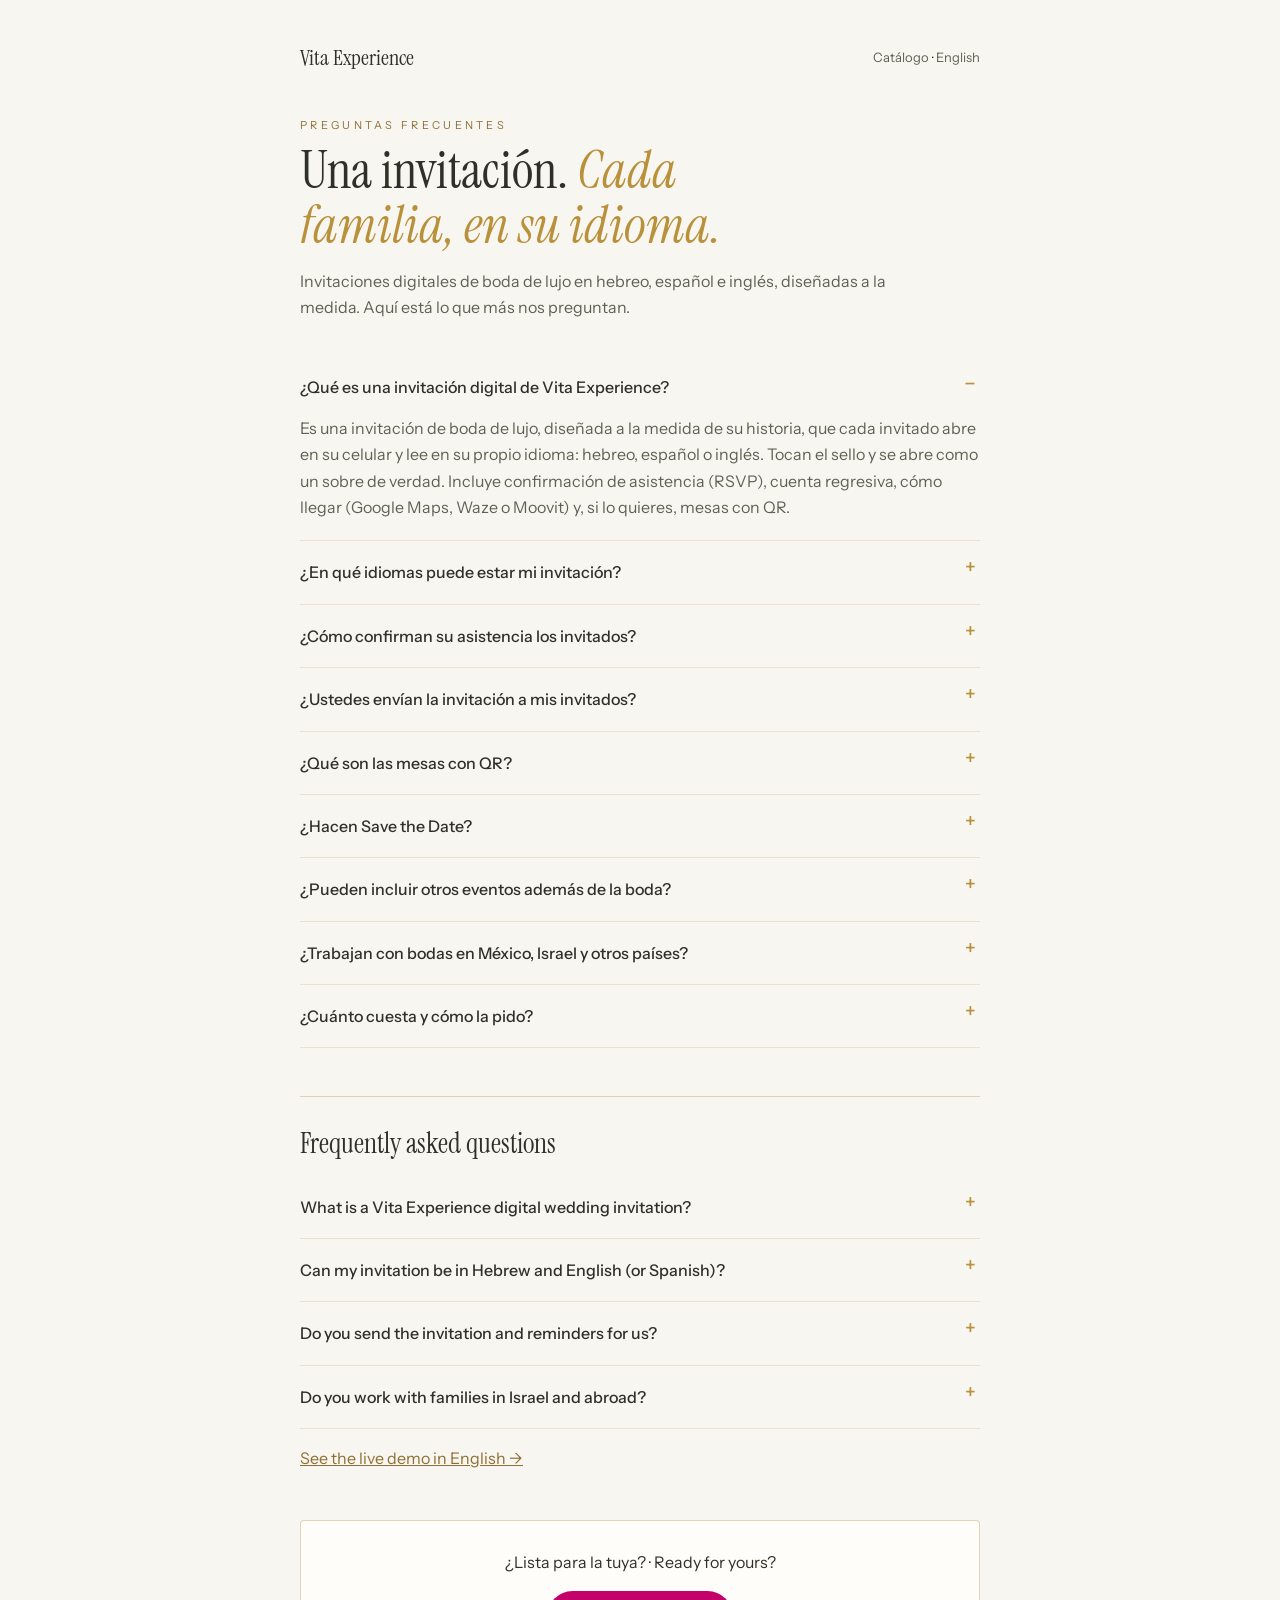
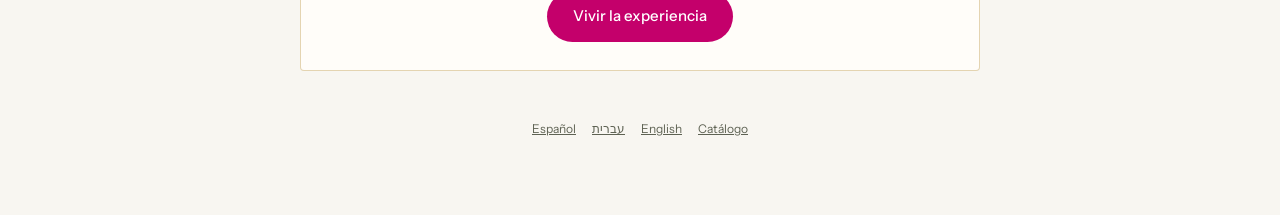
<file: preguntas/index.html>
<!doctype html>
<html lang="es">
<head>
<meta charset="utf-8">
<meta name="viewport" content="width=device-width,initial-scale=1">
<title>Preguntas frecuentes · Invitaciones digitales de boda en hebreo, español e inglés · Vita Experience</title>
<meta name="description" content="Cómo funcionan las invitaciones digitales de boda de Vita Experience: idiomas (hebreo, español e inglés), RSVP, envío por WhatsApp, mesas con QR, Save the Date y eventos como Shabat Jatán o Henna.">
<meta name="robots" content="index,follow">
<link rel="canonical" href="https://vitaexperience.studio/preguntas/">
<meta property="og:type" content="website">
<meta property="og:site_name" content="Vita Experience">
<meta property="og:url" content="https://vitaexperience.studio/preguntas/">
<meta property="og:title" content="Preguntas frecuentes · Vita Experience">
<meta property="og:description" content="Invitaciones digitales de boda de lujo en hebreo, español e inglés. Todo lo que necesitas saber.">
<meta property="og:image" content="https://vitaexperience.studio/demo-poster.jpg">
<meta name="theme-color" content="#F8F6F1">
<link rel="preconnect" href="https://fonts.googleapis.com">
<link rel="stylesheet" href="https://fonts.googleapis.com/css2?family=Instrument+Serif:ital@0;1&family=Instrument+Sans:wght@400;500;600&display=swap">
<style>
:root{--ivory:#F8F6F1;--paper:#FFFDF9;--sand-2:#E9E3D8;--sage-ink:#5E6253;--ink:#2F3129;--gold:#B8913A;--gold-lo:#8E6F33;--line:rgba(184,145,58,.38);--line-soft:rgba(184,145,58,.2);--rosa-ink:#C4006B;
--f-display:'Instrument Serif','Didot',Georgia,serif;--f-body:'Instrument Sans','Helvetica Neue',Arial,sans-serif;color-scheme:light}
*{box-sizing:border-box}
html{background:var(--ivory);-webkit-text-size-adjust:100%}
body{margin:0;background:var(--ivory);color:var(--ink);font-family:var(--f-body);font-size:16px;line-height:1.65;-webkit-font-smoothing:antialiased}
.wrap{max-width:720px;margin:0 auto;padding:40px 20px 64px}
.top{display:flex;justify-content:space-between;align-items:center;gap:12px;margin-bottom:40px;font-size:13px}
.top a{color:var(--sage-ink);text-decoration:none}
.brand{font-family:var(--f-display);font-size:22px;color:var(--ink)!important}
.eyebrow{font-size:11px;letter-spacing:.3em;text-transform:uppercase;color:var(--gold-lo);margin:0 0 10px}
h1{font-family:var(--f-display);font-weight:400;font-size:clamp(34px,7vw,52px);line-height:1.05;margin:0 0 14px;text-wrap:balance}
h1 em{color:var(--gold);font-style:italic}
.lead{color:var(--sage-ink);margin:0 0 36px;max-width:56ch}
h2{font-family:var(--f-display);font-weight:400;font-size:28px;margin:48px 0 8px;padding-top:24px;border-top:1px solid var(--line)}
details{border-bottom:1px solid var(--line-soft);padding:4px 0}
summary{cursor:pointer;list-style:none;padding:14px 28px 14px 0;font-weight:500;position:relative}
summary::-webkit-details-marker{display:none}
summary::after{content:"+";position:absolute;right:4px;top:12px;color:var(--gold);font-size:20px;line-height:1}
details[open] summary::after{content:"–"}
details p{margin:0 0 16px;color:var(--sage-ink)}
.cta{margin:48px 0 0;padding:28px 24px;background:var(--paper);border:1px solid var(--line);border-radius:4px;text-align:center}
.cta p{margin:0 0 16px}
.btn{display:inline-block;padding:13px 26px;border-radius:999px;background:var(--rosa-ink);color:#fff;text-decoration:none;font-weight:500;font-size:15px}
.btn:focus-visible,summary:focus-visible,a:focus-visible{outline:2px solid var(--gold);outline-offset:3px}
a{color:var(--gold-lo)}
.foot{text-align:center;margin-top:48px;font-size:12px;color:var(--sage-ink)}
.foot a{color:var(--sage-ink);margin:0 8px}
</style>
<script type="application/ld+json">
{"@context":"https://schema.org","@type":"FAQPage","inLanguage":["es","en"],"mainEntity":[
{"@type":"Question","name":"¿Qué es una invitación digital de Vita Experience?","acceptedAnswer":{"@type":"Answer","text":"Es una invitación de boda de lujo, diseñada a la medida de su historia, que cada invitado abre en su celular y lee en su propio idioma: hebreo, español o inglés. Incluye confirmación de asistencia (RSVP), cuenta regresiva, cómo llegar y, si lo quieres, mesas con QR."}},
{"@type":"Question","name":"¿En qué idiomas puede estar mi invitación?","acceptedAnswer":{"@type":"Answer","text":"En hebreo, español e inglés, y cada invitado elige el suyo. El hebreo se muestra de derecha a izquierda, como debe ser. Si necesitas otro idioma, dinos cuál al pedir tu propuesta."}},
{"@type":"Question","name":"¿Cómo confirman su asistencia los invitados?","acceptedAnswer":{"@type":"Answer","text":"Desde la misma invitación, en segundos: asistencia, acompañantes y menú, sin una sola llamada. Tú ves cada respuesta en tiempo real en tu panel de novios."}},
{"@type":"Question","name":"¿Ustedes envían la invitación a mis invitados?","acceptedAnswer":{"@type":"Answer","text":"Sí, si lo prefieres. La enviamos por WhatsApp, mandamos los recordatorios y te entregamos la lista de confirmados. También puedes compartirla tú."}},
{"@type":"Question","name":"¿Qué son las mesas con QR?","acceptedAnswer":{"@type":"Answer","text":"Armamos las mesas contigo y, el día de la boda, tus invitados escanean un QR con el diseño de tu boda, buscan su nombre y ven en qué mesa están."}},
{"@type":"Question","name":"¿Hacen Save the Date?","acceptedAnswer":{"@type":"Answer","text":"Sí. Es un aviso digital que llega antes de la invitación para que tus invitados reserven la fecha."}},
{"@type":"Question","name":"¿Pueden incluir otros eventos además de la boda?","acceptedAnswer":{"@type":"Answer","text":"Sí: civil, Shabat Jatán, Henna, Kidush, brunch y los que tengan."}},
{"@type":"Question","name":"¿Trabajan con bodas en México, Israel y otros países?","acceptedAnswer":{"@type":"Answer","text":"Sí. Vita Experience es para familias repartidas entre México, Israel y cualquier parte del mundo; todo se hace en línea."}},
{"@type":"Question","name":"¿Cuánto cuesta y cómo la pido?","acceptedAnswer":{"@type":"Answer","text":"Cada propuesta es personalizada. Responde dos pasos en vitaexperience.studio (te toma un minuto) y te enviamos tu propuesta por WhatsApp."}},
{"@type":"Question","name":"What is a Vita Experience digital wedding invitation?","acceptedAnswer":{"@type":"Answer","text":"A bespoke luxury wedding invitation that every guest opens on their phone and reads in their own language: Hebrew, Spanish or English. It includes RSVP, a countdown, directions and optional QR table seating."}},
{"@type":"Question","name":"Can my invitation be in Hebrew and English (or Spanish)?","acceptedAnswer":{"@type":"Answer","text":"Yes. One invitation, and each guest switches between Hebrew, Spanish and English. Hebrew is shown right to left, properly."}},
{"@type":"Question","name":"Do you send the invitation and reminders for us?","acceptedAnswer":{"@type":"Answer","text":"Yes, if you like. We send it by WhatsApp, send the reminders and give you the list of confirmed guests."}},
{"@type":"Question","name":"Do you work with families in Israel and abroad?","acceptedAnswer":{"@type":"Answer","text":"Yes. Vita Experience is made for families spread between Israel, Mexico and the rest of the world, including olim whose family lives abroad."}}
]}
</script>
</head>
<body>
<main class="wrap">
  <nav class="top" aria-label="Vita Experience"><a class="brand" href="/">Vita Experience</a><span><a href="/catalogo/">Catálogo</a> · <a href="#english" lang="en">English</a></span></nav>

  <p class="eyebrow">Preguntas frecuentes</p>
  <h1>Una invitación. <em>Cada familia, en su idioma.</em></h1>
  <p class="lead">Invitaciones digitales de boda de lujo en hebreo, español e inglés, diseñadas a la medida. Aquí está lo que más nos preguntan.</p>

  <details open><summary>¿Qué es una invitación digital de Vita Experience?</summary><p>Es una invitación de boda de lujo, diseñada a la medida de su historia, que cada invitado abre en su celular y lee en su propio idioma: hebreo, español o inglés. Tocan el sello y se abre como un sobre de verdad. Incluye confirmación de asistencia (RSVP), cuenta regresiva, cómo llegar (Google Maps, Waze o Moovit) y, si lo quieres, mesas con QR.</p></details>
  <details><summary>¿En qué idiomas puede estar mi invitación?</summary><p>En hebreo, español e inglés, y cada invitado elige el suyo. El hebreo se muestra de derecha a izquierda, como debe ser. Si necesitas otro idioma, dinos cuál al pedir tu propuesta.</p></details>
  <details><summary>¿Cómo confirman su asistencia los invitados?</summary><p>Desde la misma invitación, en segundos: asistencia, acompañantes y menú, sin una sola llamada. Tú ves cada respuesta en tiempo real en tu panel de novios.</p></details>
  <details><summary>¿Ustedes envían la invitación a mis invitados?</summary><p>Sí, si lo prefieres. La enviamos por WhatsApp, mandamos los recordatorios (“los esperamos” a quien ya confirmó y “nos encantaría contar contigo” a quien aún no responde) y te entregamos la lista de confirmados. También puedes compartirla tú.</p></details>
  <details><summary>¿Qué son las mesas con QR?</summary><p>Armamos las mesas contigo y, el día de la boda, tus invitados escanean un QR con el diseño de tu boda, buscan su nombre y ven en qué mesa están.</p></details>
  <details><summary>¿Hacen Save the Date?</summary><p>Sí. Es un aviso digital que llega antes de la invitación para que tus invitados reserven la fecha.</p></details>
  <details><summary>¿Pueden incluir otros eventos además de la boda?</summary><p>Sí: civil, Shabat Jatán, Henna, Kidush, brunch y los que tengan.</p></details>
  <details><summary>¿Trabajan con bodas en México, Israel y otros países?</summary><p>Sí. Vita Experience es para familias repartidas entre México, Israel y cualquier parte del mundo; todo se hace en línea.</p></details>
  <details><summary>¿Cuánto cuesta y cómo la pido?</summary><p>Cada propuesta es personalizada. Responde dos pasos en <a href="/">vitaexperience.studio</a> (te toma un minuto) y te enviamos tu propuesta por WhatsApp.</p></details>

  <section id="english" lang="en">
    <h2>Frequently asked questions</h2>
    <details><summary>What is a Vita Experience digital wedding invitation?</summary><p>A bespoke luxury wedding invitation that every guest opens on their phone and reads in their own language: Hebrew, Spanish or English. They tap the seal and it opens like a real envelope. It includes RSVP, a countdown, directions and optional QR table seating.</p></details>
    <details><summary>Can my invitation be in Hebrew and English (or Spanish)?</summary><p>Yes. One invitation, and each guest switches between Hebrew, Spanish and English. Hebrew is shown right to left, properly.</p></details>
    <details><summary>Do you send the invitation and reminders for us?</summary><p>Yes, if you like. We send it by WhatsApp, send the reminders and give you the list of confirmed guests.</p></details>
    <details><summary>Do you work with families in Israel and abroad?</summary><p>Yes. Vita Experience is made for families spread between Israel, Mexico and the rest of the world, including olim whose family lives abroad.</p></details>
    <p><a href="/en/">See the live demo in English →</a></p>
  </section>

  <div class="cta"><p>¿Lista para la tuya? · Ready for yours?</p><a class="btn" href="/">Vivir la experiencia</a></div>

  <p class="foot"><a href="/">Español</a><a href="/he/" lang="he" dir="rtl">עברית</a><a href="/en/" lang="en">English</a><a href="/catalogo/">Catálogo</a></p>
</main>
</body>
</html>
</file>
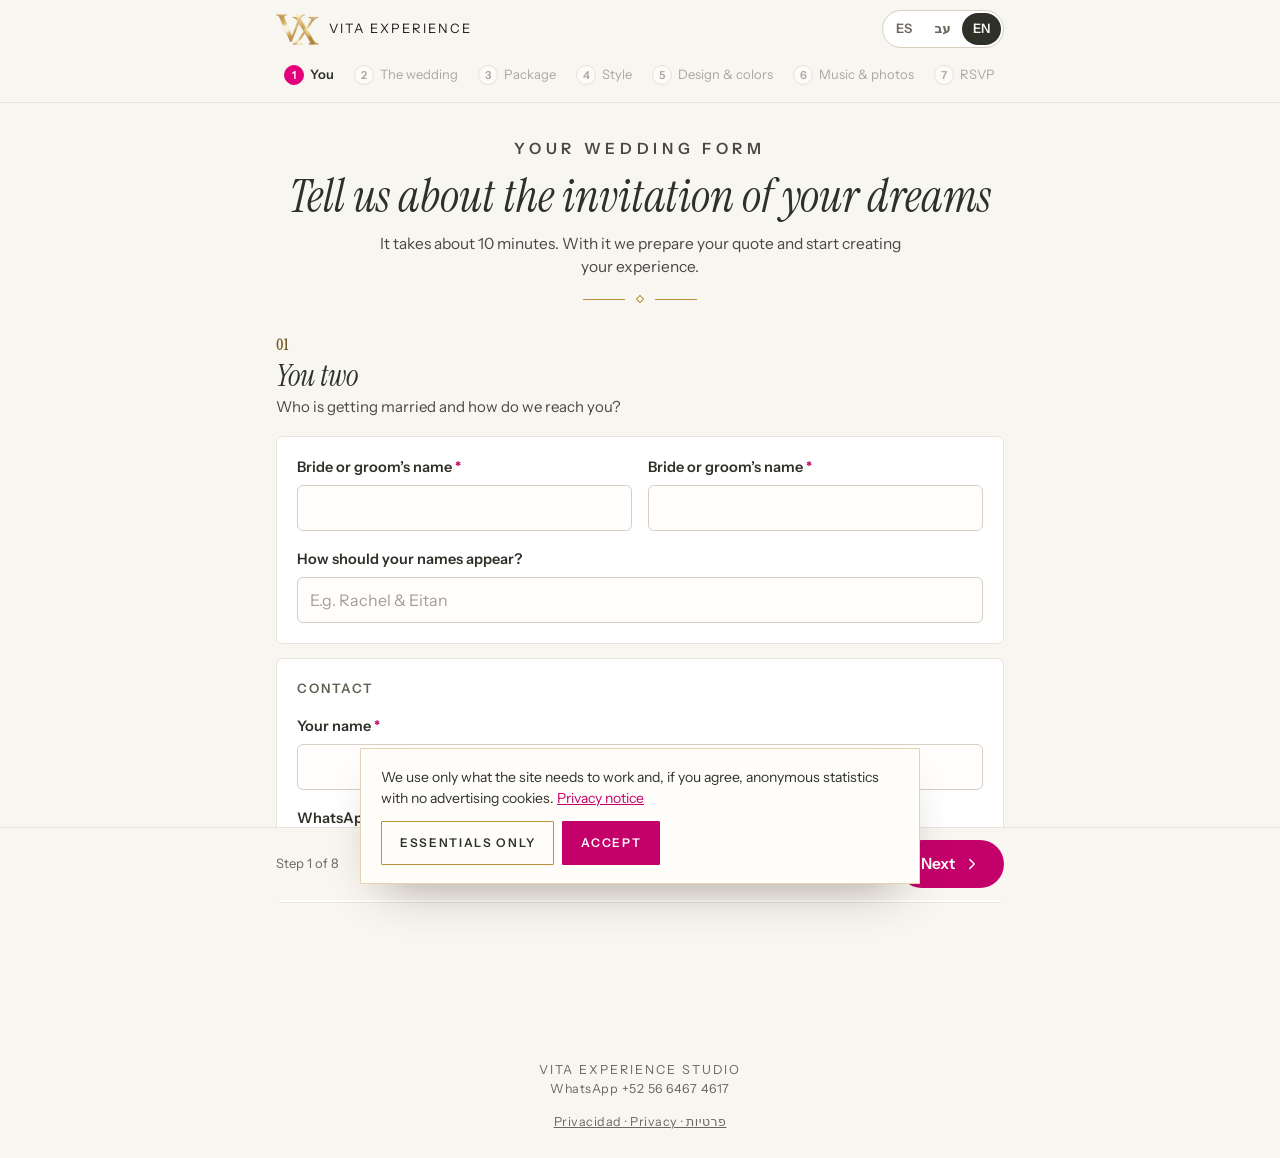
<file: detalles.html>
<!doctype html>
<html lang="es">
<head>
<meta charset="utf-8">
<meta name="viewport" content="width=device-width,initial-scale=1,viewport-fit=cover">
<meta name="theme-color" content="#F8F6F1">
<meta name="description" content="Formulario para novios de Vita Experience: los detalles de tu boda para crear tu invitación digital.">
<meta property="og:title" content="Vita Experience · Detalles de tu boda">
<meta property="og:description" content="Los detalles para crear tu invitación.">
<link rel="icon" href="/favicon.ico" sizes="any"><link rel="icon" href="/favicon-32.png" type="image/png"><link rel="apple-touch-icon" href="/apple-touch-icon.png">
<title>Detalles de tu boda · Vita Experience</title>
<meta name="robots" content="noindex">
<meta property="og:image" content="https://vitaexperience.studio/og.jpg">
<meta name="twitter:card" content="summary_large_image">
<link rel="stylesheet" href="/assets/vita.css">
<link rel="stylesheet" href="/fonts/fonts.css">
<style>
/* Layout: one centered column like a wedding stationery card; sticky step bar on top, sticky action bar at the bottom. Single light look by design (ivory paper). */
:root{
  --ivory:#F8F6F1; --paper:#FFFFFF; --sand:#D8CFC2; --sand-2:#EAE3D8; --sage:#A5AA98; --sage-ink:#5E6253;
  --rosa:#E4007C; --rosa-ink:#C4006B; --rosa-soft:#FCEAF3; --gold:#B8913A; --gold-soft:#E9D9AE; --ink:#2F3129; --ink-2:#4A4744; --muted:#6B675F;
  --f-display:'Instrument Serif','Didot',Georgia,serif; --f-brand:'Instrument Sans',Arial,sans-serif; --f-body:'Instrument Sans',system-ui,-apple-system,'Segoe UI',sans-serif;
  --r:6px; color-scheme:light;
}
:root[dir="rtl"]{ --f-display:'Frank Ruhl Libre','Times New Roman',serif; --f-brand:'Heebo',Arial,sans-serif; --f-body:'Heebo','Arial Hebrew',Arial,sans-serif; }
*{box-sizing:border-box}
html{-webkit-text-size-adjust:100%}
body{background:var(--ivory);color:var(--ink);font-family:var(--f-body);font-size:16px;line-height:1.5;margin:0}
body::before{content:"";position:fixed;inset:0 0 auto;height:env(safe-area-inset-top,0px);z-index:30;background:var(--ivory)}
.vh{position:absolute!important;width:1px;height:1px;padding:0;margin:-1px;overflow:hidden;clip:rect(0,0,0,0);white-space:nowrap;border:0}
.wrap{max-width:760px;margin:0 auto;padding-left:max(16px,env(safe-area-inset-left,0px));padding-right:max(16px,env(safe-area-inset-right,0px))}
button,input,select,textarea{font:inherit;color:inherit}
a{color:var(--rosa-ink)}
:focus-visible{outline:2px solid var(--rosa);outline-offset:2px}

/* header */
.top{position:sticky;top:env(safe-area-inset-top,0px);z-index:20;background:rgba(248,246,241,.94);backdrop-filter:blur(8px);-webkit-backdrop-filter:blur(8px);border-bottom:1px solid var(--sand-2)}
.topin{display:flex;align-items:center;justify-content:space-between;gap:12px;padding-block:10px}
.brand{display:flex;align-items:center;gap:10px;min-width:0}
.brand img{height:34px;width:auto}
.wm{font-family:var(--f-brand);font-size:13px;letter-spacing:.16em;color:#1F1D1B;white-space:nowrap}
.langs{display:flex;border:1px solid var(--sand);border-radius:999px;padding:2px;background:var(--paper)}
.langs button{border:0;background:none;padding:6px 11px;min-height:32px;border-radius:999px;font-size:13px;font-weight:600;color:var(--muted);cursor:pointer}
.langs button[aria-pressed="true"]{background:var(--ink);color:var(--ivory)}
.steps{display:flex;gap:4px;overflow-x:auto;scrollbar-width:none;padding-block:0 10px}
.steps::-webkit-scrollbar{display:none}
.steps button{flex:0 0 auto;display:flex;align-items:center;gap:6px;border:0;background:none;padding:6px 8px;border-radius:999px;font-size:13px;color:var(--muted);cursor:pointer;white-space:nowrap;min-height:34px}
.steps button .dot{width:20px;height:20px;border-radius:50%;border:1px solid var(--sand);display:inline-flex;align-items:center;justify-content:center;font-size:11px;font-weight:600;background:var(--paper)}
.steps button.done .dot{background:var(--gold-soft);border-color:var(--gold);color:#6E5520}
.steps button[aria-current="step"]{color:var(--ink);font-weight:600}
.steps button[aria-current="step"] .dot{background:var(--rosa);border-color:var(--rosa);color:#fff}
.steps button:disabled{cursor:default;opacity:.55}

/* hero */
.hero{text-align:center;padding-block:34px 8px;position:relative}
.eyebrow{font-size:12px;letter-spacing:.3em;text-transform:uppercase;color:#8E6F33;font-family:var(--f-brand);font-weight:600;margin:0}
:root[dir="rtl"] .eyebrow{letter-spacing:.02em;font-size:14px}
.hero h1{font-family:var(--f-display);font-style:italic;font-weight:500;font-size:clamp(32px,7vw,46px);line-height:1.08;margin:12px auto 10px;max-width:16em;text-wrap:balance}
:root[dir="rtl"] .hero h1{font-style:normal}
.hero p{margin:0 auto;max-width:34em;color:var(--ink-2);font-size:15.5px}
.rule{display:flex;align-items:center;justify-content:center;gap:12px;margin-top:18px}
.rule span{width:42px;height:1px;background:var(--gold)}
.rule i{width:6px;height:6px;border:1px solid var(--gold);transform:rotate(45deg)}
.sprig{position:absolute;top:6px;inset-inline-end:-8px;width:110px;height:140px;opacity:.45;pointer-events:none}
.sprig path{fill:none;stroke:var(--rosa);stroke-width:1.3;stroke-linecap:round}
.sprig circle{fill:var(--rosa)}

/* panels */
form{padding-bottom:120px}
.panel{border:0;margin:22px 0 0;padding:0;min-width:0}
.panel[hidden]{display:none!important}
.phead{margin-bottom:18px}
.phead .num{font-family:var(--f-display);font-size:15px;color:#7A5E28;font-weight:600;letter-spacing:.06em}
.phead h2{font-family:var(--f-display);font-weight:500;font-style:italic;font-size:30px;line-height:1.1;margin:2px 0 4px;text-wrap:balance}
:root[dir="rtl"] .phead h2{font-style:normal}
.phead p{margin:0;color:var(--ink-2);font-size:15px}
.card{background:var(--paper);border:1px solid var(--sand-2);border-radius:var(--r);padding:20px;display:flex;flex-direction:column;gap:18px}
.card + .card{margin-top:14px}
.card h3{margin:0;font-size:13px;letter-spacing:.16em;text-transform:uppercase;color:var(--sage-ink);font-weight:600}
:root[dir="rtl"] .card h3{letter-spacing:0;font-size:15px}
.grid2{display:grid;grid-template-columns:repeat(2,minmax(0,1fr));gap:18px 16px}
@media (max-width:560px){.grid2{grid-template-columns:minmax(0,1fr)}}
.fld{display:flex;flex-direction:column;gap:6px;min-width:0}
.fld > label,.lbl{font-size:14.5px;font-weight:600;color:var(--ink)}
.rq{color:var(--rosa-ink);margin-inline-start:3px;font-weight:600}
.help{font-size:13px;color:var(--muted);margin:-2px 0 0}
input[type=text],input[type=email],input[type=tel],input[type=date],input[type=number],input[type=url],input[type=time],select,textarea{
  width:100%;min-height:46px;border:1px solid var(--sand);border-radius:var(--r);background:#FFFEFC;padding:10px 12px;font-size:16px;color:var(--ink);transition:border-color .15s, box-shadow .15s}
textarea{min-height:92px;resize:vertical;line-height:1.45}
input::placeholder,textarea::placeholder{color:#A39E95}
input:focus,select:focus,textarea:focus{outline:none;border-color:var(--rosa);box-shadow:0 0 0 3px rgba(228,0,124,.14)}
.invalid input,.invalid select,.invalid textarea{border-color:#B3261E}
.err{margin:0;font-size:13px;color:#B3261E;font-weight:500}
.chk{display:flex;align-items:flex-start;gap:10px;font-size:15px;cursor:pointer;min-height:28px}
.chk input{width:20px;height:20px;margin:2px 0 0;accent-color:var(--rosa);flex:0 0 auto}
.chips{display:flex;flex-wrap:wrap;gap:8px}
.chip{position:relative}
.chip input{position:absolute;opacity:0;inset:0;width:100%;height:100%;margin:0;cursor:pointer}
.chip span{display:inline-flex;align-items:center;gap:6px;min-height:40px;padding:8px 14px;border:1px solid var(--sand);border-radius:999px;background:#FFFEFC;font-size:14.5px;color:var(--ink-2)}
.chip input:checked + span{border-color:var(--rosa);background:var(--rosa-soft);color:var(--rosa-ink);font-weight:600}
.chip input:focus-visible + span{outline:2px solid var(--rosa);outline-offset:2px}
.seg{display:inline-flex;border:1px solid var(--sand);border-radius:999px;padding:3px;background:#FFFEFC;align-self:flex-start}
.seg label{position:relative}
.seg input{position:absolute;opacity:0;inset:0;margin:0;cursor:pointer}
.seg span{display:inline-block;padding:7px 16px;border-radius:999px;font-size:14px;font-weight:600;color:var(--muted)}
.seg input:checked + span{background:var(--ink);color:var(--ivory)}
.seg input:focus-visible + span{outline:2px solid var(--rosa)}
.note{font-size:13.5px;color:var(--sage-ink);background:#F3F2EC;border-radius:var(--r);padding:10px 12px;margin:0}
.note.rosa{background:var(--rosa-soft);color:#8F004E}

/* itinerary */
.itin{display:flex;flex-direction:column;gap:8px}
.irow{display:grid;grid-template-columns:110px minmax(0,1fr) 44px;gap:8px}
.irow button,.iconbtn{width:44px;min-height:46px;border:1px solid var(--sand);border-radius:var(--r);background:#FFFEFC;color:var(--muted);cursor:pointer;display:inline-flex;align-items:center;justify-content:center}
.irow button:hover,.iconbtn:hover{color:#B3261E;border-color:#E3B5B0}
.addbtn{align-self:flex-start;border:1px dashed var(--gold);background:none;color:#7A5E22;border-radius:999px;padding:8px 16px;min-height:40px;font-size:14px;font-weight:600;cursor:pointer;display:inline-flex;gap:6px;align-items:center}
svg.ic{width:18px;height:18px;fill:none;stroke:currentColor;stroke-width:1.8;stroke-linecap:round;stroke-linejoin:round}

/* packages */
.pkgs{display:grid;grid-template-columns:repeat(3,minmax(0,1fr));gap:12px}
@media (max-width:620px){.pkgs{grid-template-columns:minmax(0,1fr)}}
.pkg{position:relative;display:block;cursor:pointer}
.pkg input{position:absolute;opacity:0;inset:0;margin:0;cursor:pointer}
.pkg .in{height:100%;display:flex;flex-direction:column;gap:6px;padding:16px;border:1px solid var(--sand);border-radius:var(--r);background:#FFFEFC;transition:border-color .15s, box-shadow .15s}
.pkg input:checked + .in{border-color:var(--rosa);box-shadow:0 0 0 2px var(--rosa) inset;background:#FFFBFD}
.pkg input:focus-visible + .in{outline:2px solid var(--rosa);outline-offset:2px}
.pkg .nm{font-family:var(--f-brand);font-size:15px;letter-spacing:.08em}
:root[dir="rtl"] .pkg .nm{font-family:var(--f-display);font-weight:700;font-size:19px;letter-spacing:0}
.pkg .pr{font-family:var(--f-display);font-size:30px;font-weight:400;color:#8E6F33;line-height:1.05;font-variant-numeric:lining-nums tabular-nums}
.pkg .ds{font-size:13.5px;color:var(--ink-2);line-height:1.4}
.pkg .bd{align-self:flex-start;font-size:10.5px;letter-spacing:.14em;text-transform:uppercase;background:var(--gold);color:#fff;padding:3px 8px;border-radius:2px;font-weight:600}
:root[dir="rtl"] .pkg .bd{letter-spacing:0;font-size:12px}
.xrow{display:grid;grid-template-columns:minmax(0,1fr) auto;gap:8px 14px;align-items:center;padding-block:12px;border-top:1px solid var(--sand-2)}
.xrow:first-of-type{border-top:0;padding-top:0}
.xrow .t{font-weight:600;font-size:15px}
.xrow .h{font-size:13px;color:var(--muted)}
.xrow .p{font-size:13.5px;font-weight:600;color:var(--rosa-ink);white-space:nowrap}
.stepper{display:inline-flex;align-items:center;border:1px solid var(--sand);border-radius:999px;background:#FFFEFC}
.stepper button{width:40px;height:40px;border:0;background:none;font-size:20px;color:var(--ink);cursor:pointer;border-radius:999px}
.stepper button:disabled{color:#C9C3B9;cursor:default}
.stepper output{min-width:26px;text-align:center;font-weight:600;font-variant-numeric:tabular-nums}
.sw{position:relative;width:46px;height:28px;flex:0 0 auto}
.sw input{position:absolute;inset:0;opacity:0;margin:0;cursor:pointer;z-index:1}
.sw span{position:absolute;inset:0;border-radius:999px;background:var(--sand);transition:background .15s}
.sw span::after{content:"";position:absolute;top:3px;inset-inline-start:3px;width:22px;height:22px;border-radius:50%;background:#fff;box-shadow:0 1px 3px rgba(0,0,0,.2);transition:transform .15s}
.sw input:checked + span{background:var(--rosa)}
.sw input:checked + span::after{transform:translateX(18px)}
:root[dir="rtl"] .sw input:checked + span::after{transform:translateX(-18px)}
.sw input:disabled + span{opacity:.5}
.sw input:focus-visible + span{outline:2px solid var(--rosa);outline-offset:2px}
.est{border:1px solid var(--gold-soft);background:linear-gradient(180deg,#FFFDF6,#FBF5E6);border-radius:var(--r);padding:18px 20px}
.est h3{color:#7A5E22}
.est ul{list-style:none;margin:12px 0 0;padding:0;display:flex;flex-direction:column;gap:6px}
.est li{display:flex;justify-content:space-between;gap:12px;font-size:14.5px}
.est li span:last-child{font-variant-numeric:tabular-nums;white-space:nowrap}
.est .tot{margin-top:10px;padding-top:10px;border-top:1px solid var(--gold-soft);display:flex;justify-content:space-between;align-items:baseline;gap:12px}
.est .tot b{font-family:var(--f-display);font-size:28px;font-weight:400;color:#8E6F33;font-variant-numeric:lining-nums tabular-nums}
.est .sm{font-size:12.5px;color:var(--muted);margin:8px 0 0}
.inc{color:var(--sage-ink);font-style:italic}

/* styles gallery */
.styles{display:grid;grid-template-columns:repeat(auto-fill,minmax(200px,1fr));gap:14px}
.sty{position:relative;display:block;cursor:pointer}
.sty > input{position:absolute;opacity:0;inset:0;margin:0;cursor:pointer;z-index:2}
.sty .in{height:100%;display:flex;flex-direction:column;gap:10px;padding:16px 14px 14px;border:1px solid var(--sand-2);border-radius:var(--r);background:var(--paper);transition:border-color .15s, box-shadow .15s, transform .15s}
.sty:hover .in{transform:translateY(-2px);box-shadow:0 8px 20px rgba(46,43,40,.07)}
.sty > input:checked + .in{border-color:var(--rosa);box-shadow:0 0 0 2px var(--rosa) inset}
.sty > input:focus-visible + .in{outline:2px solid var(--rosa);outline-offset:2px}
.sty .stage{display:block;background:linear-gradient(180deg,#F4F0EA,#ECE5DA);border-radius:4px;padding:14px 0}
.sty .nm{font-family:var(--f-display);font-size:21px;font-weight:600;line-height:1.1;margin:0}
.sty .ds{font-size:13.5px;color:var(--ink-2);margin:0;line-height:1.4}
.sty .pick{margin-top:auto;align-self:flex-start;display:inline-flex;align-items:center;gap:6px;font-size:13px;font-weight:600;color:var(--muted);border:1px solid var(--sand);border-radius:999px;padding:5px 12px}
.sty > input:checked + .in .pick{background:var(--rosa);border-color:var(--rosa);color:#fff}
.sty.help .stage{display:flex;align-items:center;justify-content:center;min-height:266px}
.sty.help .q{font-family:var(--f-display);font-size:72px;color:var(--gold);line-height:1}

/* phone previews (original animations) */
.ph{display:block;position:relative;width:128px;height:236px;margin:0 auto;border-radius:22px;border:5px solid #1F1D1B;overflow:hidden;background:#111;box-shadow:0 10px 22px rgba(46,43,40,.18);direction:ltr}
.ph > *{position:absolute}
.ph .nm2{font-family:'Cormorant Garamond',Georgia,serif;font-style:italic;font-weight:500;font-size:16px;line-height:1.1;text-align:center}
.ph .sub{font-family:'Jost',sans-serif;font-size:8.5px;letter-spacing:.2em}
/* A heart */
.sA{background:radial-gradient(circle at 50% 40%,#8E1426,#5A0715)}
.aFrame{left:14px;right:14px;top:28px;bottom:40px;border:2px solid #D9B45B;border-radius:56px 56px 10px 10px;box-shadow:inset 0 0 0 4px #7A0E1F,inset 0 0 0 5px #D9B45B;background:radial-gradient(circle at 50% 45%,#F3E3C6,#E2C9A0);animation:aF 7s infinite ease-in-out}
.aHeart{left:calc(50% - 22px);top:calc(46% - 20px);width:44px;height:41px;animation:aH 7s infinite ease-in-out}
.aHeart path{fill:#C8102E;stroke:#D9B45B;stroke-width:1.4}
.aRev{inset:0;display:flex;flex-direction:column;align-items:center;justify-content:center;gap:8px;color:#F3D9A4;opacity:0;animation:aR 7s infinite ease-in-out}
.aRev .ln{width:40px;height:1px;background:#D9B45B}
@keyframes aH{0%,100%{transform:scale(1);opacity:1}8%{transform:scale(1.13)}16%{transform:scale(1)}24%{transform:scale(1.13)}32%{transform:scale(.9)}40%,90%{transform:scale(0);opacity:0}}
@keyframes aF{0%,34%{opacity:1;transform:scale(1)}44%,90%{opacity:0;transform:scale(1.25)}100%{opacity:1;transform:scale(1)}}
@keyframes aR{0%,40%{opacity:0;transform:translateY(8px)}52%,86%{opacity:1;transform:none}94%,100%{opacity:0}}
/* B doors */
.sB{background:#F6F0E8}
.bIn{inset:0;display:flex;flex-direction:column;align-items:center;justify-content:center;gap:6px;color:#7A1730;background:radial-gradient(circle at 50% 30%,#FFFDF8,#F1E7DA)}
.bIn .col{position:absolute;top:22px;bottom:18px;width:15px;border-radius:8px 8px 0 0;background:repeating-linear-gradient(90deg,#E6D8C4 0 3px,#F8F1E7 3px 6px)}
.bIn .col.l{left:9px}.bIn .col.r{right:9px}
.bIn .sub{font-size:7.5px;letter-spacing:.1em}
.bIn .arch{position:absolute;left:26px;right:26px;top:16px;height:60px;border:1px solid #C9A85C;border-bottom:0;border-radius:40px 40px 0 0}
.door{top:0;bottom:0;width:50%;background:radial-gradient(circle at 25% 25%,#B5123B 0 2.5px,transparent 3.5px),radial-gradient(circle at 75% 70%,#B5123B 0 2px,transparent 3px),radial-gradient(circle at 70% 25%,#6E8B5E 0 1.6px,transparent 2.6px),radial-gradient(circle at 25% 75%,#6E8B5E 0 1.6px,transparent 2.6px),#F4EEE6;background-size:20px 20px}
.door.dl{left:0;border-right:1px solid #C9A85C;animation:bL 7s infinite ease-in-out}
.door.dr{right:0;border-left:1px solid #C9A85C;animation:bR 7s infinite ease-in-out}
.door::after{content:"";position:absolute;top:50%;width:4px;height:14px;border-radius:2px;background:#C9A85C}
.door.dl::after{right:5px}.door.dr::after{left:5px}
@keyframes bL{0%,22%{transform:translateX(0)}45%,84%{transform:translateX(-100%)}96%,100%{transform:translateX(0)}}
@keyframes bR{0%,22%{transform:translateX(0)}45%,84%{transform:translateX(100%)}96%,100%{transform:translateX(0)}}
/* C ivory envelope */
.sC{background:linear-gradient(160deg,#EFE8DC,#E2D8C8)}
.cEnv{left:12px;right:12px;bottom:46px;height:84px;perspective:320px}
.cEnv > *{position:absolute}
.cCard{left:8px;right:8px;bottom:6px;height:76px;background:#FFFDF8;border:1px solid #E3D8C6;display:flex;flex-direction:column;align-items:center;justify-content:center;gap:4px;color:#5A4632;z-index:1;animation:cC 7s infinite ease-in-out}
.cCard .lf{width:34px;height:9px;border-radius:50%;background:#A5AA98;opacity:.8}
.cPocket{inset:0;background:#F7F1E6;border:1px solid #DCCFBB;clip-path:polygon(0 0,50% 56%,100% 0,100% 100%,0 100%);z-index:2}
.cFlap{left:0;right:0;top:0;height:52px;background:#F1E9DB;clip-path:polygon(0 0,100% 0,50% 100%);transform-origin:top;z-index:3;animation:cF 7s infinite ease-in-out}
.cSeal{left:calc(50% - 13px);top:38px;width:26px;height:26px;border-radius:50%;background:radial-gradient(circle at 35% 35%,#C23A47,#8E1A26);box-shadow:0 1px 2px rgba(0,0,0,.3);z-index:4;animation:cS 7s infinite ease-in-out}
@keyframes cS{0%,14%{opacity:1;transform:scale(1)}22%,90%{opacity:0;transform:scale(.6)}100%{opacity:1;transform:scale(1)}}
@keyframes cF{0%,16%{transform:rotateX(0);z-index:3}30%{z-index:3}32%,86%{transform:rotateX(180deg);z-index:0}96%,100%{transform:rotateX(0);z-index:3}}
@keyframes cC{0%,34%{transform:translateY(0)}54%,86%{transform:translateY(-94px)}96%,100%{transform:translateY(0)}}
/* D olive */
.sD{background:linear-gradient(170deg,#3A3027,#5A4636)}
.dEnv{left:14px;right:14px;top:70px;height:96px;background:#8E9A72;border-radius:3px;animation:dE 7s infinite ease-in-out}
.dEnv > *{position:absolute}
.dFlap{left:0;right:0;top:0;height:56px;background:#7F8C64;clip-path:polygon(0 0,100% 0,50% 100%)}
.dSeal{left:calc(50% - 12px);top:44px;width:24px;height:24px;border-radius:50%;background:radial-gradient(circle at 35% 35%,#E8C979,#B08A33)}
.dCard{left:14px;right:14px;top:36px;bottom:36px;background:#FBF8F1;border-radius:6px;opacity:0;display:flex;flex-direction:column;align-items:center;justify-content:center;gap:8px;color:#4E5A3A}
.dCard .pic{width:70px;height:56px;background:linear-gradient(#DDE3CF,#8E9A72);border:3px solid #fff;box-shadow:0 2px 6px rgba(0,0,0,.12)}
.dCard .cal{position:relative;width:70px;height:48px;background:radial-gradient(circle,#B9B29F 1.2px,transparent 1.7px) 0 0/10px 10px}
.dCard .cal::after{content:"";position:absolute;left:38px;top:17px;width:14px;height:14px;border:1.5px solid #E4007C;border-radius:50%}
.dCard .land{width:76px;height:54px;border-radius:4px;background:linear-gradient(#EAD9B5 0 45%,#9AAE7A 45% 72%,#6F8455 72%)}
.k1{animation:dk1 7s infinite ease-in-out}.k2{animation:dk2 7s infinite ease-in-out}.k3{animation:dk3 7s infinite ease-in-out}
@keyframes dE{0%,22%{opacity:1;transform:none}32%,90%{opacity:0;transform:scale(.85) translateY(30px)}100%{opacity:1;transform:none}}
@keyframes dk1{0%,30%{opacity:0;transform:translateX(30px)}36%,52%{opacity:1;transform:none}58%,100%{opacity:0;transform:translateX(-30px)}}
@keyframes dk2{0%,54%{opacity:0;transform:translateX(30px)}60%,72%{opacity:1;transform:none}78%,100%{opacity:0;transform:translateX(-30px)}}
@keyframes dk3{0%,74%{opacity:0;transform:translateX(30px)}80%,92%{opacity:1;transform:none}98%,100%{opacity:0;transform:translateX(-30px)}}
/* E golden light */
.sE{background:#2A1810}
.eEnv{left:12px;right:12px;top:34px;bottom:34px;border-radius:4px;background:repeating-radial-gradient(circle at 50% 120%,#4A2C1E 0 6px,#5A3726 6px 7px);animation:eE 7s infinite ease-in-out}
.eEnv > *{position:absolute}
.eFlap{left:0;right:0;top:0;height:60%;background:repeating-radial-gradient(circle at 50% -20%,#4F2F20 0 5px,#62402D 5px 6px);clip-path:polygon(0 0,100% 0,50% 100%)}
.eSeal{left:calc(50% - 14px);top:calc(60% - 16px);width:28px;height:28px;border-radius:50%;background:radial-gradient(circle at 35% 35%,#F1C9A8,#C98F6E)}
.eGlow{left:50%;top:50%;width:200px;height:200px;margin:-100px 0 0 -100px;border-radius:50%;background:radial-gradient(circle,#FFF3C9 0,rgba(255,206,110,.75) 25%,rgba(255,170,60,0) 65%);opacity:0;transform:scale(.2);animation:eG 7s infinite ease-out}
.eCard{left:12px;right:12px;top:22px;bottom:22px;border:1px solid #D9B45B;border-radius:40px 40px 6px 6px;background:radial-gradient(circle at 50% 30%,#8A2A36,#5E1823);display:flex;flex-direction:column;align-items:center;justify-content:center;gap:8px;color:#F3D9A4;opacity:0;animation:eC 7s infinite ease-in-out}
@keyframes eG{0%,20%{opacity:0;transform:scale(.2)}34%{opacity:1;transform:scale(1.3)}46%,100%{opacity:0;transform:scale(1.8)}}
@keyframes eE{0%,30%{opacity:1}40%,92%{opacity:0}100%{opacity:1}}
@keyframes eC{0%,38%{opacity:0;transform:scale(.94)}48%,88%{opacity:1;transform:none}96%,100%{opacity:0}}
/* F roses & video */
.f1,.f2,.f3{inset:0}
.f1{background:#F3EEE4;animation:fA 7s infinite ease-in-out}
.f1 > *{position:absolute}
.f1 .r{width:30px;height:30px;border-radius:50%;background:radial-gradient(circle at 40% 40%,#FFFFFF 0 30%,#EEE7DA 60%,#DCD2C1);box-shadow:0 2px 4px rgba(0,0,0,.08)}
.f1 .lv{width:16px;height:7px;border-radius:50%;background:#9AA884}
.fEnv{left:20px;right:20px;top:84px;height:68px;background:#FBF7EF;border:1px solid #E2D8C6;box-shadow:0 4px 10px rgba(0,0,0,.08)}
.fEnv::before{content:"";position:absolute;left:0;right:0;top:0;height:40px;background:#F3ECDF;clip-path:polygon(0 0,100% 0,50% 100%)}
.fSeal{position:absolute;left:calc(50% - 14px);top:26px;width:28px;height:28px;border-radius:50%;background:radial-gradient(circle at 35% 35%,#E8C979,#A9822F)}
.f2{background:linear-gradient(180deg,#2F4A33,#18291C);opacity:0;overflow:hidden;animation:fB 7s infinite ease-in-out}
.f2 > *{position:absolute}
.f2 .nm2{left:0;right:0;top:38px;color:#F6F1E6}
.f2 .cm{left:44px;bottom:34px;width:16px;height:58px;background:#141414;border-radius:8px 8px 2px 2px}
.f2 .cw{left:58px;bottom:34px;width:28px;height:60px;background:#F7F4EE;clip-path:polygon(38% 0,62% 0,100% 100%,0 100%)}
.f2 .grass{left:0;right:0;bottom:0;height:40px;background:linear-gradient(#3E5C3F,#22382A)}
.f2 .play{right:10px;bottom:10px;width:0;height:0;border-left:9px solid rgba(255,255,255,.85);border-top:6px solid transparent;border-bottom:6px solid transparent}
.f3{background:#FBF9F4;opacity:0;display:flex;flex-direction:column;align-items:center;justify-content:center;gap:8px;color:#5A5040;animation:fC 7s infinite ease-in-out}
.f3 .garl{position:absolute;left:0;right:0;top:0;height:46px;background:radial-gradient(circle,#FFFFFF 0 7px,#E6DED0 8px,transparent 9px) 0 0/22px 22px,radial-gradient(circle,#A9B48F 0 2px,transparent 3px) 11px 11px/22px 22px}
.f3 .garl.b{top:auto;bottom:0}
.f3 .cdn{font-family:'Cormorant Garamond',Georgia,serif;font-size:21px;letter-spacing:.06em;color:#8C6E2E}
@keyframes fA{0%,30%{opacity:1}38%,94%{opacity:0}100%{opacity:1}}
@keyframes fB{0%,32%{opacity:0;transform:scale(1)}40%{opacity:1}64%{opacity:1;transform:scale(1.12)}70%,100%{opacity:0;transform:scale(1.12)}}
@keyframes fC{0%,66%{opacity:0}74%,92%{opacity:1}98%,100%{opacity:0}}
/* G signature seal */
.sG{background:radial-gradient(circle at 50% 40%,#FFFDF9,#F4ECE3)}
.gSeal{left:calc(50% - 28px);top:calc(45% - 28px);width:56px;height:56px;border-radius:50%;background:radial-gradient(circle at 35% 35%,#F2489A,#C4006B);box-shadow:0 0 0 3px #F8F6F1,0 0 0 4.5px #C9A85C,0 4px 10px rgba(196,0,107,.3);color:#FFE9F3;font-family:'Cormorant Garamond',Georgia,serif;font-style:italic;font-size:18px;display:flex;align-items:center;justify-content:center;animation:gS 7s infinite ease-in-out}
.gRing{left:calc(50% - 28px);top:calc(45% - 28px);width:56px;height:56px;border-radius:50%;border:2px solid #E4007C;opacity:0;animation:gR 7s infinite ease-out}
.gTap{left:0;right:0;top:calc(45% + 40px);text-align:center;font-family:'Jost',sans-serif;font-size:8px;letter-spacing:.2em;color:#9A8F80;animation:gT 7s infinite}
.gRev{inset:0;display:flex;flex-direction:column;align-items:center;justify-content:center;gap:6px;color:#2E2B28;opacity:0;animation:gV 7s infinite ease-in-out}
.gRev .big{font-family:'Cormorant Garamond',Georgia,serif;font-size:27px;font-weight:500;color:#C4006B;letter-spacing:.04em}
.gRev .ln{width:36px;height:1px;background:#C9A85C}
@keyframes gS{0%,18%{transform:scale(1);opacity:1}22%{transform:scale(.9)}30%,92%{transform:scale(1.4);opacity:0}100%{opacity:1;transform:scale(1)}}
@keyframes gR{0%,20%{opacity:0;transform:scale(1)}22%{opacity:.8}36%,100%{opacity:0;transform:scale(2.4)}}
@keyframes gT{0%,18%{opacity:1}24%,94%{opacity:0}100%{opacity:1}}
@keyframes gV{0%,30%{opacity:0;transform:translateY(8px)}42%,86%{opacity:1;transform:none}94%,100%{opacity:0}}
@media (prefers-reduced-motion:reduce){.ph,.ph *{animation:none!important}}

/* palette */
.pals{display:grid;grid-template-columns:repeat(auto-fill,minmax(140px,1fr));gap:10px}
.pal{border:1px solid var(--sand);border-radius:var(--r);background:#FFFEFC;padding:8px;cursor:pointer;display:flex;flex-direction:column;gap:6px;text-align:start;min-height:44px}
.pal[aria-pressed="true"]{border-color:var(--rosa);box-shadow:0 0 0 1px var(--rosa) inset}
.pal .bar{display:flex;height:22px;border-radius:3px;overflow:hidden;border:1px solid rgba(0,0,0,.05)}
.pal .bar i{flex:1}
.pal span{font-size:13px;font-weight:600;color:var(--ink-2)}
.swatches{display:flex;flex-wrap:wrap;gap:10px}
.swatches label{position:relative;width:48px;height:48px;border-radius:50%;box-shadow:0 0 0 1px var(--sand),inset 0 0 0 3px #fff;cursor:pointer;overflow:hidden}
.swatches input{position:absolute;inset:-8px;width:64px;height:64px;border:0;padding:0;cursor:pointer;opacity:0}
.swatches.off{opacity:.35;pointer-events:none}

/* uploads */
.drop{display:flex;flex-direction:column;align-items:center;justify-content:center;gap:4px;padding:22px 16px;border:1.5px dashed var(--sand);border-radius:var(--r);background:#FDFCF9;text-align:center;cursor:pointer;color:var(--ink-2);transition:border-color .15s, background .15s}
.drop:hover,.drop.over{border-color:var(--rosa);background:var(--rosa-soft)}
.drop svg{width:28px;height:28px;stroke:var(--gold)}
.drop b{font-weight:600;font-size:15px}
.drop small{font-size:13px;color:var(--muted)}
.thumbs{list-style:none;margin:10px 0 0;padding:0;display:grid;grid-template-columns:repeat(auto-fill,minmax(84px,1fr));gap:8px}
.thumbs li{position:relative;aspect-ratio:1;max-width:100%;border-radius:4px;overflow:hidden;background:var(--sand-2);border:1px solid var(--sand-2)}
.thumbs img{width:100%;height:100%;object-fit:cover;display:block}
.thumbs .doc{width:100%;height:100%;display:flex;flex-direction:column;align-items:center;justify-content:center;gap:4px;font-size:11px;color:var(--ink-2);padding:6px;text-align:center;word-break:break-all}
.thumbs button{position:absolute;top:4px;inset-inline-end:4px;width:28px;height:28px;border-radius:50%;border:0;background:rgba(46,43,40,.72);color:#fff;cursor:pointer;display:flex;align-items:center;justify-content:center}
.thumbs button svg{width:14px;height:14px}

/* review */
.rv{display:grid;grid-template-columns:minmax(110px,auto) minmax(0,1fr) auto;gap:0 14px;margin:0}
.rv dt,.rv dd{padding-block:10px;border-top:1px solid var(--sand-2);margin:0}
.rv dt{font-size:13px;color:var(--muted);font-weight:600}
.rv dd{font-size:15px;min-width:0;overflow-wrap:anywhere}
.rv dt:first-of-type,.rv dd:nth-of-type(1),.rv dd:nth-of-type(2){border-top:0}
.rv .ed{border:0;background:none;color:var(--rosa-ink);font-weight:600;font-size:13px;cursor:pointer;padding:0 4px;min-height:32px}
@media (max-width:520px){.rv{grid-template-columns:minmax(0,1fr) auto}.rv dt{grid-column:1 / -1;padding-bottom:0}.rv dd{border-top:0;padding-top:2px}.rv dt:first-of-type{border-top:0}}

/* action bar */
.bar-act{position:fixed;left:0;right:0;bottom:0;z-index:20;background:rgba(248,246,241,.96);backdrop-filter:blur(8px);-webkit-backdrop-filter:blur(8px);border-top:1px solid var(--sand-2);padding-bottom:env(safe-area-inset-bottom,0px)}
.bar-act .in{display:flex;align-items:center;justify-content:space-between;gap:12px;padding-block:12px}
.btn{display:inline-flex;align-items:center;justify-content:center;gap:8px;min-height:48px;padding:0 22px;border-radius:999px;font-size:15.5px;font-weight:600;cursor:pointer;border:1px solid transparent}
.btn.pri{background:var(--rosa-ink);color:#fff}
.btn.pri:hover{background:#A8005C}
.btn.pri:disabled{background:#D9A3C0;cursor:progress}
.btn.sec{background:transparent;border-color:var(--sand);color:var(--ink)}
.btn.sec[hidden]{display:none}
.count{font-size:13px;color:var(--muted);white-space:nowrap}
:root[dir="rtl"] .btn .ic.flip{transform:scaleX(-1)}
.sendmsg{margin:12px 0 0}

/* done */
.done{text-align:center;padding-block:60px 120px}
.done img{height:72px;width:auto}
.done h2{font-family:var(--f-display);font-style:italic;font-weight:500;font-size:clamp(32px,7vw,44px);margin:18px 0 8px;text-wrap:balance}
:root[dir="rtl"] .done h2{font-style:normal}
.done p{max-width:30em;margin:0 auto;color:var(--ink-2)}
.preview{font-size:13px;background:#FFF6DB;border:1px solid var(--gold-soft);color:#6E5520;border-radius:var(--r);padding:10px 12px;margin:16px auto 0;max-width:34em}
.foot{text-align:center;font-size:12.5px;color:var(--muted);padding-block:26px 8px;letter-spacing:.04em}
.foot-a{display:inline-block;margin-top:8px;padding:6px 0;color:inherit}
.foot-a:hover{color:#C4006B}
.foot b{font-family:var(--f-brand);font-weight:400;letter-spacing:.16em}
</style>

<style>[hidden]{display:none!important}img{max-width:100%}</style>
</head>
<body data-vx="top">
<header class="top">
  <div class="wrap">
    <div class="topin">
      <div class="brand"><img src="/assets/vx.png" alt="Vita Experience" width="200" height="157"><span class="wm">VITA EXPERIENCE</span></div>
      <div class="langs" role="group" aria-label="Idioma · שפה · Language">
        <button type="button" data-lang="es" aria-pressed="false">ES</button>
        <button type="button" data-lang="he" aria-pressed="false">עב</button>
        <button type="button" data-lang="en" aria-pressed="false">EN</button>
      </div>
    </div>
    <nav class="steps" id="steps" aria-label="Pasos"></nav>
  </div>
</header>

<main class="wrap" id="app">
  <section class="hero" id="hero">
        <p class="eyebrow" data-i18n="hero_eyebrow"></p>
    <h1 data-i18n="hero_title"></h1>
    <p data-i18n="hero_sub"></p>
    <div class="rule" aria-hidden="true"><span></span><i></i><span></span></div>
    <p class="preview" id="previewNote" hidden data-i18n="done_preview"></p>
  </section>

  <form id="f" novalidate>
<div class="vx-hp" aria-hidden="true"><label for="website">Website</label><input type="text" id="website" name="website" tabindex="-1" autocomplete="off"></div>
    <!-- 1 · Ustedes -->
    <fieldset class="panel" data-step="0">
      <div class="phead"><span class="num">01</span><h2 data-i18n="st0_title"></h2><p data-i18n="st0_sub"></p></div>
      <div class="card">
        <div class="grid2">
          <div class="fld"><label for="p1"><span data-i18n="f_p1"></span><b class="rq">*</b></label><input type="text" id="p1" name="p1" data-req autocomplete="off"><p class="err" hidden></p></div>
          <div class="fld"><label for="p2"><span data-i18n="f_p2"></span><b class="rq">*</b></label><input type="text" id="p2" name="p2" data-req autocomplete="off"><p class="err" hidden></p></div>
        </div>
        <div class="fld"><label for="display" data-i18n="f_display"></label><input type="text" id="display" name="display" data-i18n-ph="ph_display"></div>
      </div>
      <div class="card">
        <h3 data-i18n="h_contact_t"></h3>
        <div class="fld"><label for="cname"><span data-i18n="f_contact"></span><b class="rq">*</b></label><input type="text" id="cname" name="cname" data-req autocomplete="name"><p class="err" hidden></p></div>
        <div class="grid2">
          <div class="fld"><label for="wa"><span data-i18n="f_wa"></span><b class="rq">*</b></label><input type="tel" id="wa" name="wa" data-req autocomplete="tel" dir="ltr" data-i18n-ph="ph_wa"><p class="err" hidden></p></div>
          <div class="fld"><label for="email"><span data-i18n="f_email"></span><b class="rq">*</b></label><input type="email" id="email" name="email" data-req data-email autocomplete="email" dir="ltr"><p class="err" hidden></p></div>
        </div>
      </div>
    </fieldset>

    <!-- 2 · La boda -->
    <fieldset class="panel" data-step="1" hidden>
      <div class="phead"><span class="num">02</span><h2 data-i18n="st1_title"></h2><p data-i18n="st1_sub"></p></div>
      <div class="card">
        <div class="grid2">
          <div class="fld"><label for="wdate"><span data-i18n="f_date"></span><b class="rq">*</b></label><input type="date" id="wdate" name="wdate" data-req><p class="err" hidden></p></div>
          <div class="fld" style="justify-content:flex-end"><label class="chk"><input type="checkbox" id="hebdate" name="hebdate" value="yes"><span data-i18n="f_hebdate"></span></label></div>
        </div>
        <div class="grid2">
          <div class="fld"><label for="country"><span data-i18n="f_country"></span><b class="rq">*</b></label>
            <select id="country" name="country" data-req><option value="" data-i18n="opt_choose"></option><option value="MX" data-i18n="c_mx"></option><option value="IL" data-i18n="c_il"></option><option value="OTHER" data-i18n="c_other"></option></select><p class="err" hidden></p></div>
          <div class="fld"><label for="city"><span data-i18n="f_city"></span><b class="rq">*</b></label><input type="text" id="city" name="city" data-req><p class="err" hidden></p></div>
        </div>
        <div class="grid2">
          <div class="fld"><label for="venue"><span data-i18n="f_venue"></span><b class="rq">*</b></label><input type="text" id="venue" name="venue" data-req data-i18n-ph="ph_venue"><p class="err" hidden></p></div>
          <div class="fld"><label for="address" data-i18n="f_address"></label><input type="text" id="address" name="address"></div>
        </div>
      </div>
      <div class="card">
        <div class="fld"><span class="lbl" id="itinLbl" data-i18n="f_itin"></span><p class="help" data-i18n="h_itin"></p>
          <div class="itin" id="itin" role="group" aria-labelledby="itinLbl"></div>
          <button type="button" class="addbtn" id="addRow"><svg class="ic" viewBox="0 0 24 24" aria-hidden="true"><path d="M12 5v14M5 12h14"/></svg><span data-i18n="b_addrow"></span></button>
        </div>
      </div>
      <div class="card">
        <div class="fld"><label for="family" data-i18n="f_family"></label><p class="help" data-i18n="h_family"></p><textarea id="family" name="family" data-i18n-ph="ph_family"></textarea></div>
        <div class="grid2">
          <div class="fld"><label for="dress" data-i18n="f_dress"></label><input type="text" id="dress" name="dress" data-i18n-ph="ph_dress"></div>
          <div class="fld"><label for="quote" data-i18n="f_quote"></label><input type="text" id="quote" name="quote" data-i18n-ph="ph_quote"></div>
        </div>
      </div>
    </fieldset>

    <!-- 3 · Paquete -->
    <fieldset class="panel" data-step="2" hidden>
      <div class="phead"><span class="num">03</span><h2 data-i18n="st2_title"></h2><p data-i18n="st2_sub"></p></div>
      <div class="card">
        <div class="fld"><span class="lbl" data-i18n="f_currency"></span>
          <div class="seg" role="radiogroup">
            <label><input type="radio" name="currency" value="MXN"><span>$ MXN</span></label>
            <label><input type="radio" name="currency" value="ILS"><span>₪ ILS</span></label>
          </div>
        </div>
        <div class="fld grp" id="g_pkg"><span class="lbl"><span data-i18n="f_pkg"></span><b class="rq">*</b></span>
          <div class="pkgs" role="radiogroup">
            <label class="pkg"><input type="radio" name="pkg" value="esencial"><span class="in"><span class="nm" data-i18n="pk_es_n"></span><span class="pr" data-price="esencial"></span><span class="ds" data-i18n="pk_es_d"></span></span></label>
            <label class="pkg"><input type="radio" name="pkg" value="completa"><span class="in"><span class="bd" data-i18n="badge"></span><span class="nm" data-i18n="pk_co_n"></span><span class="pr" data-price="completa"></span><span class="ds" data-i18n="pk_co_d"></span></span></label>
            <label class="pkg"><input type="radio" name="pkg" value="premium"><span class="in"><span class="nm" data-i18n="pk_pr_n"></span><span class="pr" data-price="premium"></span><span class="ds" data-i18n="pk_pr_d"></span></span></label>
          </div>
          <p class="err" hidden></p>
        </div>
      </div>
      <div class="card">
        <div class="fld grp" id="g_langs"><span class="lbl"><span data-i18n="f_langs"></span><b class="rq">*</b></span>
          <div class="chips">
            <label class="chip"><input type="checkbox" name="langs" value="es"><span data-i18n="l_es"></span></label>
            <label class="chip"><input type="checkbox" name="langs" value="he"><span data-i18n="l_he"></span></label>
            <label class="chip"><input type="checkbox" name="langs" value="en"><span data-i18n="l_en"></span></label>
            <label class="chip"><input type="checkbox" name="langs" value="other" id="langsOtherChk"><span data-i18n="l_other"></span></label>
          </div>
          <input type="text" id="langs_other" name="langs_other" hidden data-i18n-ph="ph_lang_other" aria-label="Otro idioma">
          <p class="note" id="n_langs" hidden></p>
          <p class="err" hidden></p>
        </div>
        <div class="fld"><label for="guests"><span data-i18n="f_guests"></span><b class="rq">*</b></label><input type="number" id="guests" name="guests" min="1" max="3000" inputmode="numeric" data-req style="max-width:180px"><p class="help" id="h_guests"></p><p class="err" hidden></p></div>
      </div>
      <div class="card">
        <h3 data-i18n="f_extras"></h3>
        <div>
          <div class="xrow"><div><div class="t" data-i18n="x_std"></div><div class="h" id="h_std"></div></div><label class="sw"><input type="checkbox" id="x_std" name="x_std" value="yes"><span></span><b class="vh" data-i18n="x_std"></b></label></div>
          <div class="xrow"><div><div class="t" data-i18n="x_events"></div><div class="h"><span data-i18n="h_events"></span> <span class="p" id="p_event"></span></div></div>
            <div class="stepper"><button type="button" data-step-for="x_events" data-d="-1" aria-label="−">−</button><output id="o_x_events">0</output><button type="button" data-step-for="x_events" data-d="1" aria-label="+">+</button></div><input type="hidden" name="x_events" id="x_events" value="0"></div>
          <div class="fld" id="eventsWhichBox" hidden style="padding-bottom:12px"><label for="x_events_which" data-i18n="ph_events_which"></label><input type="text" id="x_events_which" name="x_events_which"></div>
          <div class="xrow" id="remRow"><div><div class="t" data-i18n="x_rem"></div><div class="h"><span data-i18n="h_rem"></span> <span class="p" id="p_rem"></span></div></div>
            <div class="stepper"><button type="button" data-step-for="x_rem" data-d="-1" aria-label="−">−</button><output id="o_x_rem">0</output><button type="button" data-step-for="x_rem" data-d="1" aria-label="+">+</button></div><input type="hidden" name="x_rem" id="x_rem" value="0"></div>
          <p class="note" id="n_rem_es" hidden data-i18n="n_rem_esencial"></p>
          <div class="xrow"><div><div class="t" data-i18n="x_urgent"></div><div class="h" data-i18n="h_urgent"></div></div><label class="sw"><input type="checkbox" id="x_urgent" name="x_urgent" value="yes"><span></span><b class="vh" data-i18n="x_urgent"></b></label></div>
        </div>
      </div>
      <div class="est" id="est" aria-live="polite">
        <h3 data-i18n="est_title"></h3>
        <ul id="estLines"></ul>
        <div class="tot"><span data-i18n="est_total"></span><b id="estTotal">—</b></div>
        <p class="sm" data-i18n="est_note"></p>
      </div>
    </fieldset>

    <!-- 4 · Estilo -->
    <fieldset class="panel" data-step="3" hidden>
      <div class="phead"><span class="num">04</span><h2 data-i18n="st3_title"></h2><p data-i18n="st3_sub"></p></div>
      <div class="grp" id="g_style">
        <div class="styles" role="radiogroup">
          <label class="sty"><input type="radio" name="style" value="clasica"><span class="in">
            <span class="stage"><span class="ph sG" aria-hidden="true"><span class="gRing"></span><span class="gSeal">S&amp;D</span><span class="gTap">· · ·</span><span class="gRev"><span class="nm2">Sofía &amp; Daniel</span><span class="ln"></span><span class="big">10.02.27</span><span class="sub">27 · 14 · 05</span></span></span></span>
            <span class="nm" data-i18n="sty_clasica_n"></span><span class="ds" data-i18n="sty_clasica_d"></span><span class="pick"><span data-i18n="sty_pick"></span></span></span></label>
          <label class="sty"><input type="radio" name="style" value="corazon"><span class="in">
            <span class="stage"><span class="ph sA" aria-hidden="true"><span class="aFrame"></span><svg class="aHeart" viewBox="0 0 32 30"><path d="M16 28 C6 20 1 14 1 8.5 A7.5 7.5 0 0 1 16 5 A7.5 7.5 0 0 1 31 8.5 C31 14 26 20 16 28Z"/></svg><span class="aRev"><span class="nm2">Sofía &amp; Daniel</span><span class="ln"></span><span class="sub">147 · 02 · 46</span></span></span></span>
            <span class="nm" data-i18n="sty_corazon_n"></span><span class="ds" data-i18n="sty_corazon_d"></span><span class="pick"><span data-i18n="sty_pick"></span></span></span></label>
          <label class="sty"><input type="radio" name="style" value="puertas"><span class="in">
            <span class="stage"><span class="ph sB" aria-hidden="true"><span class="bIn"><span class="col l"></span><span class="col r"></span><span class="arch"></span><span class="nm2">Sofía<br>&amp; Daniel</span><span class="sub">10 · 02 · 2027</span></span><span class="door dl"></span><span class="door dr"></span></span></span>
            <span class="nm" data-i18n="sty_puertas_n"></span><span class="ds" data-i18n="sty_puertas_d"></span><span class="pick"><span data-i18n="sty_pick"></span></span></span></label>
          <label class="sty"><input type="radio" name="style" value="marfil"><span class="in">
            <span class="stage"><span class="ph sC" aria-hidden="true"><span class="cEnv"><span class="cCard"><span class="lf"></span><span class="nm2">Sofía &amp; Daniel</span><span class="sub">10 · 02 · 2027</span></span><span class="cPocket"></span><span class="cFlap"></span><span class="cSeal"></span></span></span></span>
            <span class="nm" data-i18n="sty_marfil_n"></span><span class="ds" data-i18n="sty_marfil_d"></span><span class="pick"><span data-i18n="sty_pick"></span></span></span></label>
          <label class="sty"><input type="radio" name="style" value="olivo"><span class="in">
            <span class="stage"><span class="ph sD" aria-hidden="true"><span class="dEnv"><span class="dFlap"></span><span class="dSeal"></span></span><span class="dCard k1"><span class="pic"></span><span class="nm2">Sofía &amp; Daniel</span></span><span class="dCard k2"><span class="cal"></span><span class="sub">10 · 02 · 2027</span></span><span class="dCard k3"><span class="land"></span><span class="sub">19:00</span></span></span></span>
            <span class="nm" data-i18n="sty_olivo_n"></span><span class="ds" data-i18n="sty_olivo_d"></span><span class="pick"><span data-i18n="sty_pick"></span></span></span></label>
          <label class="sty"><input type="radio" name="style" value="luz"><span class="in">
            <span class="stage"><span class="ph sE" aria-hidden="true"><span class="eCard"><span class="nm2">Sofía<br>&amp; Daniel</span><span class="sub">10 · 02 · 2027</span></span><span class="eEnv"><span class="eFlap"></span><span class="eSeal"></span></span><span class="eGlow"></span></span></span>
            <span class="nm" data-i18n="sty_luz_n"></span><span class="ds" data-i18n="sty_luz_d"></span><span class="pick"><span data-i18n="sty_pick"></span></span></span></label>
          <label class="sty"><input type="radio" name="style" value="rosas"><span class="in">
            <span class="stage"><span class="ph" aria-hidden="true"><span class="f1"><span class="r" style="left:-6px;top:20px"></span><span class="r" style="left:18px;top:4px;transform:scale(.8)"></span><span class="r" style="right:-4px;top:14px"></span><span class="lv" style="left:40px;top:30px;transform:rotate(-20deg)"></span><span class="r" style="left:-8px;bottom:30px"></span><span class="r" style="right:-8px;bottom:22px;transform:scale(1.1)"></span><span class="r" style="left:22px;bottom:4px;transform:scale(.8)"></span><span class="lv" style="right:24px;bottom:42px;transform:rotate(25deg)"></span><span class="fEnv"><span class="fSeal"></span></span></span><span class="f2"><span class="grass"></span><span class="cm"></span><span class="cw"></span><span class="nm2">Sofía &amp; Daniel</span><span class="play"></span></span><span class="f3"><span class="garl"></span><span class="sub">· · ·</span><span class="cdn">56 · 23 · 30</span><span class="garl b"></span></span></span></span>
            <span class="nm" data-i18n="sty_rosas_n"></span><span class="ds" data-i18n="sty_rosas_d"></span><span class="pick"><span data-i18n="sty_pick"></span></span></span></label>
          <label class="sty help"><input type="radio" name="style" value="ayuda"><span class="in">
            <span class="stage"><span class="q" aria-hidden="true">?</span></span>
            <span class="nm" data-i18n="sty_ayuda_n"></span><span class="ds" data-i18n="sty_ayuda_d"></span><span class="pick"><span data-i18n="sty_pick"></span></span></span></label>
        </div>
        <p class="err" hidden></p>
      </div>
      <p class="help" style="margin:12px 0 0" data-i18n="h_style_demo"></p>
      <div class="card" style="margin-top:14px">
        <div class="fld"><label for="style_notes" data-i18n="f_style_notes"></label><textarea id="style_notes" name="style_notes" data-i18n-ph="ph_style_notes"></textarea></div>
      </div>
    </fieldset>

    <!-- 5 · Diseño y colores -->
    <fieldset class="panel" data-step="4" hidden>
      <div class="phead"><span class="num">05</span><h2 data-i18n="st4_title"></h2><p data-i18n="st4_sub"></p></div>
      <div class="card">
        <div class="fld grp" id="g_hasdesign"><span class="lbl"><span data-i18n="f_hasdesign"></span><b class="rq">*</b></span>
          <label class="chk"><input type="radio" name="hasdesign" value="yes"><span data-i18n="hd_yes"></span></label>
          <label class="chk"><input type="radio" name="hasdesign" value="no"><span data-i18n="hd_no"></span></label>
          <p class="note rosa" id="n_design" hidden></p>
          <p class="err" hidden></p>
        </div>
        <div class="fld" id="designUpBox" hidden><span class="lbl" data-i18n="up_design"></span><p class="help" data-i18n="h_up_design"></p>
          <div class="up" data-cat="design"><label class="drop"><input type="file" class="vh" accept="image/*,application/pdf" multiple><svg class="ic" viewBox="0 0 24 24" aria-hidden="true"><path d="M12 16V4M7 9l5-5 5 5M5 20h14"/></svg><b data-i18n="up_drop"></b><small data-i18n="up_or"></small></label><ul class="thumbs"></ul><p class="err" hidden></p></div>
        </div>
      </div>
      <div class="card">
        <div class="fld"><span class="lbl" data-i18n="f_palette"></span><p class="help" data-i18n="h_palette"></p>
          <div class="pals" id="pals"></div>
          <div class="swatches" id="swatches">
            <label><input type="color" name="color1" value="#F8F6F1" aria-label="1"></label>
            <label><input type="color" name="color2" value="#D8CFC2" aria-label="2"></label>
            <label><input type="color" name="color3" value="#A5AA98" aria-label="3"></label>
            <label><input type="color" name="color4" value="#B8913A" aria-label="4"></label>
            <label><input type="color" name="color5" value="#E4007C" aria-label="5"></label>
          </div>
          <label class="chk"><input type="checkbox" name="nocolors" id="nocolors" value="yes"><span data-i18n="f_nocolors"></span></label>
        </div>
        <div class="fld"><span class="lbl" data-i18n="f_vibe"></span>
          <div class="chips" id="vibes"></div>
        </div>
      </div>
      <div class="card">
        <div class="fld"><span class="lbl" data-i18n="up_refs"></span><p class="help" data-i18n="h_up_refs"></p>
          <div class="up" data-cat="refs"><label class="drop"><input type="file" class="vh" accept="image/*" multiple><svg class="ic" viewBox="0 0 24 24" aria-hidden="true"><path d="M12 16V4M7 9l5-5 5 5M5 20h14"/></svg><b data-i18n="up_drop"></b><small data-i18n="up_or"></small></label><ul class="thumbs"></ul><p class="err" hidden></p></div>
        </div>
        <div class="fld"><label for="links" data-i18n="f_links"></label><textarea id="links" name="links" dir="ltr" data-i18n-ph="ph_links"></textarea></div>
      </div>
    </fieldset>

    <!-- 6 · Música y fotos -->
    <fieldset class="panel" data-step="5" hidden>
      <div class="phead"><span class="num">06</span><h2 data-i18n="st5_title"></h2><p data-i18n="st5_sub"></p></div>
      <div class="card">
        <div class="grid2">
          <div class="fld"><label for="song"><span data-i18n="f_song"></span><b class="rq">*</b></label><input type="text" id="song" name="song" data-req data-i18n-ph="ph_song"><p class="err" hidden></p></div>
          <div class="fld"><label for="artist" data-i18n="f_artist"></label><input type="text" id="artist" name="artist"></div>
        </div>
        <div class="grid2">
          <div class="fld"><label for="songlink" data-i18n="f_songlink"></label><input type="url" id="songlink" name="songlink" dir="ltr" placeholder="https://"></div>
          <div class="fld"><label for="songstart" data-i18n="f_songstart"></label><input type="text" id="songstart" name="songstart" dir="ltr" data-i18n-ph="ph_songstart"><p class="help" data-i18n="h_songstart"></p></div>
        </div>
      </div>
      <div class="card">
        <div class="fld"><span class="lbl" data-i18n="up_photos"></span><p class="help" data-i18n="h_up_photos"></p>
          <div class="up" data-cat="photos"><label class="drop"><input type="file" class="vh" accept="image/*" multiple><svg class="ic" viewBox="0 0 24 24" aria-hidden="true"><path d="M12 16V4M7 9l5-5 5 5M5 20h14"/></svg><b data-i18n="up_drop"></b><small data-i18n="up_or"></small></label><ul class="thumbs"></ul><p class="err" hidden></p></div>
        </div>
      </div>
    </fieldset>

    <!-- 7 · Confirmación -->
    <fieldset class="panel" data-step="6" hidden>
      <div class="phead"><span class="num">07</span><h2 data-i18n="st6_title"></h2><p data-i18n="st6_sub"></p></div>
      <div class="card">
        <div class="fld"><label for="deadline" data-i18n="f_deadline"></label><input type="date" id="deadline" name="deadline" style="max-width:240px"><p class="help" data-i18n="h_deadline"></p></div>
        <div class="fld"><span class="lbl" data-i18n="f_menu"></span><div class="chips" id="menus"></div></div>
        <div class="fld"><label for="menu_other" data-i18n="f_menu_other"></label><input type="text" id="menu_other" name="menu_other"></div>
        <div class="fld"><label for="rsvp_extra" data-i18n="f_rsvp_extra"></label><input type="text" id="rsvp_extra" name="rsvp_extra" data-i18n-ph="ph_rsvp_extra"></div>
      </div>
      <div class="card" id="remCard">
        <div class="fld" id="remKnownBox"><span class="lbl" data-i18n="f_rem_known"></span>
          <label class="chk"><input type="radio" name="rem_known" value="yes"><span data-i18n="rk_yes"></span></label>
          <label class="chk"><input type="radio" name="rem_known" value="no"><span data-i18n="rk_no"></span></label>
        </div>
        <div class="grid2" id="remDates" hidden>
          <div class="fld"><label for="rem1" data-i18n="f_rem1"></label><input type="date" id="rem1" name="rem1"></div>
          <div class="fld"><label for="rem2" data-i18n="f_rem2"></label><input type="date" id="rem2" name="rem2"></div>
        </div>
        <p class="note" id="n_rem_none" hidden data-i18n="n_rem_none"></p>
      </div>
      <div class="card">
        <h3 data-i18n="i_list_t"></h3>
        <p style="margin:0;color:var(--ink-2);font-size:15px" data-i18n="i_list"></p>
        <a href="plantilla-invitados.csv" download style="font-weight:600;align-self:flex-start" data-i18n="i_list_link"></a>
      </div>
    </fieldset>

    <!-- 8 · Revisión -->
    <fieldset class="panel" data-step="7" hidden>
      <div class="phead"><span class="num">08</span><h2 data-i18n="st7_title"></h2><p data-i18n="st7_sub"></p></div>
      <div class="card"><dl class="rv" id="review"></dl></div>
      <div class="card">
        <div class="fld"><label for="comments" data-i18n="f_comments"></label><textarea id="comments" name="comments"></textarea></div>
        <div class="fld grp" id="g_agree"><label class="chk"><input type="checkbox" name="agree" id="agree" value="yes"><span><span data-i18n="f_agree"></span><b class="rq">*</b></span></label><p class="err" hidden></p></div>
      </div>
      <p class="err sendmsg" id="sendErr" hidden role="alert"></p>
    </fieldset>
  </form>

  <section class="done" id="done" hidden>
    <img src="/assets/vx.png" alt="" width="200" height="157">
    <h2 id="doneTitle"></h2>
    <p data-i18n="done_p"></p>
    <p class="preview" id="donePreview" hidden data-i18n="done_preview"></p>
  </section>

  <p class="foot"><b>VITA EXPERIENCE STUDIO</b><br><span data-i18n="foot"></span> <span dir="ltr">+52 56 6467 4617</span><br><a href="/privacidad" class="foot-a">Privacidad · Privacy · פרטיות</a></p>
</main>

<div class="bar-act" id="actbar">
  <div class="wrap"><div class="in">
    <button type="button" class="btn sec" id="back"><svg class="ic flip" viewBox="0 0 24 24" aria-hidden="true"><path d="M15 18l-6-6 6-6"/></svg><span data-i18n="b_back"></span></button>
    <span class="count" id="count"></span>
    <button type="button" class="btn pri" id="next"><span id="nextLbl"></span><svg class="ic flip" viewBox="0 0 24 24" aria-hidden="true"><path d="M9 6l6 6-6 6"/></svg></button>
  </div></div>
</div>

<script>
(function(){
'use strict';
/* ====== CONFIG ====== */
// Pega aquí la URL de tu Apps Script (Implementar › Aplicación web). Vacío = vista previa, no envía nada.
var ENDPOINT = 'https://script.google.com/macros/s/AKfycbwIKAOWIO8gRaUlWiB-yvCAofAxu4yn0p0XV2OPBYgsSa26wNusMc_RB725MlYYnNjR9A/exec';

var PRICES = {
  MXN:{esencial:2900,completa:4900,premium:7500,design:1800,std:900,event:1200,lang:600,reminder:350,g100:500},
  ILS:{esencial:690,completa:1190,premium:1890,design:420,std:210,event:290,lang:140,reminder:80,g100:120}
};
var PALETTES = [
  ['pal_vita',['#F8F6F1','#D8CFC2','#A5AA98','#B8913A','#E4007C']],
  ['pal_garden',['#F4F1E8','#C9D3B8','#8E9A72','#556B3F','#C9A24A']],
  ['pal_burgundy',['#F6EEE6','#E3C9B8','#9C1C2B','#6E0B1C','#D9B45B']],
  ['pal_blush',['#FFF8F5','#F6D9D3','#E8B4B8','#B97A7F','#C9A85C']],
  ['pal_navy',['#F5F3EE','#C9D1DC','#6B7F99','#1F2E48','#C9A24A']],
  ['pal_white',['#FFFFFF','#F5F0E6','#E8DFCC','#CDB37A','#8C6E2E']]
];
var VIBES = ['romantic','elegant','classic','modern','minimal','garden','boho','glam','rustic','beach'];
var MENUS = ['regular','veg','vegan','gf','kids','none'];
var STEPS = 8;
var MAX_FILE = 15*1024*1024, MAX_TOTAL = 30*1024*1024;
var DRAFT_KEY = 'vx_form_draft_v1';

var I18N = {
es:{
hero_eyebrow:'Formulario de tu boda',hero_title:'Cuéntanos cómo sueñas tu invitación',hero_sub:'Te toma unos 10 minutos. Con esto preparamos tu cotización y empezamos a crear tu experiencia.',
s0:'Ustedes',s1:'La boda',s2:'Paquete',s3:'Estilo',s4:'Diseño y colores',s5:'Música y fotos',s6:'Confirmación',s7:'Revisión',
st0_title:'Ustedes',st0_sub:'¿Quiénes se casan y cómo te contactamos?',st1_title:'La boda',st1_sub:'Los datos que van en la invitación.',st2_title:'Tu paquete',st2_sub:'Elige tu paquete y los extras. Tu estimado se actualiza al momento.',st3_title:'Estilo de apertura',st3_sub:'Así abren tus invitados su invitación. Toca una opción para elegirla.',st4_title:'Diseño y colores',st4_sub:'Lo que ya tienes en mente: tu invitación, tus colores y tus ideas.',st5_title:'Música y fotos',st5_sub:'La canción que suena al abrir y las fotos que quieres mostrar.',st6_title:'Confirmación de asistencia',st6_sub:'Lo que tus invitados van a contestar.',st7_title:'Revisa y envía',st7_sub:'Confirma que todo esté bien antes de enviar.',
f_p1:'Nombre de la novia o novio',f_p2:'Nombre de la novia o novio',f_display:'¿Cómo quieren que aparezcan sus nombres?',ph_display:'Ej. Rachel & Eitan',h_contact_t:'Contacto',f_contact:'Tu nombre',f_wa:'WhatsApp',ph_wa:'Con lada, ej. +52 55 1234 5678',f_email:'Correo',
f_date:'Fecha de la boda',f_hebdate:'Incluir también la fecha hebrea',f_country:'País',opt_choose:'Elige una opción',c_mx:'México',c_il:'Israel',c_other:'Otro país',f_city:'Ciudad',f_venue:'Lugar',ph_venue:'Nombre del salón o jardín',f_address:'Dirección',f_itin:'Itinerario del día',h_itin:'Ej. 19:00 Kabalat Panim · 20:00 Jupá · 21:30 Fiesta',ph_event:'¿Qué pasa a esa hora?',b_addrow:'Agregar horario',b_remove:'Quitar',f_family:'Nombres para la invitación',h_family:'Papás, abuelos o padrinos, tal como quieren que aparezcan.',ph_family:'Papás de la novia: …\nPapás del novio: …',f_dress:'Código de vestimenta',ph_dress:'Ej. Formal, elegante de jardín',f_quote:'Frase, versículo o bendición',ph_quote:'Ej. קול ששון וקול שמחה',
f_currency:'Moneda',f_pkg:'Paquete',pk_es_n:'ESENCIAL',pk_co_n:'COMPLETA',pk_pr_n:'PREMIUM',pk_es_d:'Invitación web personalizada con confirmación de asistencia.',pk_co_d:'Hasta 3 idiomas, panel de novios, envío y 2 recordatorios por WhatsApp.',pk_pr_d:'Todo lo de Completa, más el diseño de tu invitación, Save the Date y un evento extra.',badge:'La favorita',
f_langs:'Idiomas de la invitación',l_es:'Español',l_he:'Hebreo',l_en:'Inglés',l_other:'Otro',ph_lang_other:'¿Cuál o cuáles?',e_other:'Cuéntanos qué idioma.',n_langs:'Esencial incluye 1 idioma. Cada idioma extra: {p}.',f_guests:'Número aproximado de invitados',h_guests:'Todos los paquetes incluyen hasta 300. Cada 100 más: {p}.',
f_extras:'Extras',x_std:'Save the Date digital',x_events:'Eventos adicionales',h_events:'Shabat Jatán, Henna, Kidush, brunch…',ph_events_which:'¿Cuáles eventos?',x_rem:'Recordatorios extra',h_rem:'Además de los 2 incluidos.',x_urgent:'Entrega urgente',h_urgent:'En menos de 7 días hábiles: +30% del paquete.',n_rem_esencial:'Los recordatorios por WhatsApp vienen en Completa y Premium.',each:'c/u',included:'Incluido en Premium',premium_one:'Premium incluye 1',
est_title:'Tu estimado',est_note:'Es un estimado. Te mandamos la cotización final por WhatsApp.',est_total:'Total estimado',est_pkg:'Paquete {n}',est_design:'Diseño de la invitación',est_std:'Save the Date',est_events:'Eventos adicionales ×{n}',est_langs:'Idiomas extra ×{n}',est_rem:'Recordatorios extra ×{n}',est_guests:'Invitados extra (+{n})',est_urgent:'Entrega urgente (+30%)',est_inc:'incluido',est_empty:'Elige un paquete para ver tu estimado.',
sty_clasica_n:'Sello Clásico',sty_clasica_d:'Nuestro estilo de firma: tocan el sello y aparece la invitación con la fecha en grande.',sty_corazon_n:'Corazón Real',sty_corazon_d:'Marco dorado ornamentado y un corazón que tus invitados tocan para abrir. Romántico e intenso.',sty_puertas_n:'Puertas Florales',sty_puertas_d:'Dos puertas con flores se abren y revelan su invitación. Elegante y tradicional.',sty_marfil_n:'Sobre Marfil',sty_marfil_d:'Un sobre con sello de lacre se abre y la invitación sale despacio. Clásico y delicado.',sty_olivo_n:'Jardín de Olivo',sty_olivo_d:'Sobre verde con sello dorado; la invitación pasa como tarjetas: fotos, fecha, lugar y vestimenta.',sty_luz_n:'Luz Dorada',sty_luz_d:'Al abrir el sobre sale una luz cálida que ilumina la invitación. Dramático y mágico.',sty_rosas_n:'Rosas y Video',sty_rosas_d:'Un sobre entre rosas blancas que se abre a un video o fotos de ustedes, con cuenta regresiva.',sty_ayuda_n:'Ayúdenme a elegir',sty_ayuda_d:'Cuéntennos qué les gusta y les proponemos el estilo ideal.',sty_pick:'Elegir',sty_picked:'Elegido',h_style_demo:'Las animaciones son una muestra: tu página se hace con tus colores, tus nombres y tus fotos.',f_style_notes:'¿Quieres cambiar o combinar algo?',ph_style_notes:'Ej. El sobre marfil, pero con nuestros colores',
f_hasdesign:'¿Ya tienen el diseño de su invitación?',hd_yes:'Sí, ya lo tengo',hd_no:'No, quiero que ustedes lo diseñen',n_design_extra:'El diseño de la invitación cuesta {p} extra.',n_design_inc:'En Premium el diseño de la invitación ya está incluido.',up_design:'Sube tu invitación',h_up_design:'Imagen o PDF.',f_palette:'Paleta de colores',h_palette:'Elige una paleta y, si quieres, toca cada color para ajustarlo.',f_nocolors:'Todavía no tengo colores, propónganme',pal_vita:'Vita',pal_garden:'Jardín',pal_burgundy:'Vino',pal_blush:'Rubor',pal_navy:'Noche',pal_white:'Blanco y oro',f_vibe:'¿Qué ambiente buscan?',v_romantic:'Romántico',v_elegant:'Elegante',v_classic:'Clásico',v_modern:'Moderno',v_minimal:'Minimalista',v_garden:'Jardín',v_boho:'Boho',v_glam:'Glam',v_rustic:'Rústico',v_beach:'Playa',up_refs:'Ideas e inspiración',h_up_refs:'Capturas de Pinterest, fotos de la pedida, colores: lo que tengas en mente.',f_links:'Links de Pinterest o Instagram',ph_links:'Pega aquí tus links, uno por renglón',
f_song:'Canción',ph_song:'Nombre de la canción',f_artist:'Artista',f_songlink:'Link de YouTube o Spotify',f_songstart:'¿Desde qué parte?',ph_songstart:'Ej. 0:45',h_songstart:'Si quieres que empiece en un momento especial.',up_photos:'Sus fotos',h_up_photos:'De la pedida, de su sesión o las que quieran en la invitación. En buena calidad, por favor.',
f_deadline:'Fecha límite para confirmar',h_deadline:'Normalmente un mes antes de la boda.',f_menu:'Opciones de menú',m_regular:'Regular',m_veg:'Vegetariano',m_vegan:'Vegano',m_gf:'Sin gluten',m_kids:'Infantil',m_none:'No preguntar menú',f_menu_other:'Otra opción de menú',f_rsvp_extra:'¿Quieren preguntar algo más a sus invitados?',ph_rsvp_extra:'Ej. alergias, transporte, hospedaje',f_rem_known:'¿Ya saben cuándo quieren sus 2 recordatorios?',rk_yes:'Sí, ya sé las fechas',rk_no:'Todavía no, lo vemos después',f_rem1:'Primer recordatorio',f_rem2:'Segundo recordatorio',n_rem_none:'Tu paquete no incluye recordatorios por WhatsApp. Si los quieres, cambia a Completa en el paso 3.',i_list_t:'Tu lista de invitados',i_list:'Nos la mandas cuando tu página esté aprobada, con el nombre, teléfono con lada, idioma y número de acompañantes de cada invitado.',i_list_link:'Descargar plantilla para Excel',
rv_couple:'Novios',rv_contact:'Contacto',rv_date:'Fecha',rv_place:'Lugar',rv_pkg:'Paquete',rv_langs:'Idiomas',rv_guests:'Invitados',rv_style:'Estilo',rv_design:'Invitación',rv_colors:'Colores',rv_song:'Canción',rv_files:'Archivos',rv_files_v:'{n} archivo(s)',rv_est:'Estimado',rv_edit:'Editar',rv_none:'—',rv_colors_none:'Que ustedes propongan',f_comments:'¿Algo más que debamos saber?',f_agree:'Leí la lista de precios y las condiciones',
b_back:'Atrás',b_next:'Siguiente',b_send:'Enviar',b_sending:'Enviando…',step_of:'Paso {a} de {b}',
e_req:'Completa este dato.',e_email:'Revisa que el correo esté bien escrito.',e_pkg:'Elige un paquete.',e_style:'Elige un estilo, o “Ayúdenme a elegir”.',e_agree:'Marca la casilla para poder enviar.',e_langs:'Elige al menos un idioma.',e_choose:'Elige una opción.',e_send:'No pudimos enviar el formulario. Revisa tu conexión e inténtalo otra vez; si sigue fallando, escríbenos por WhatsApp.',e_big:'“{f}” pesa más de 15 MB. Súbelo más ligero o mándalo por WhatsApp.',e_total:'Los archivos suman demasiado. Quita algunos o mándalos por WhatsApp.',
up_drop:'Toca para elegir archivos',up_or:'o arrástralos aquí',b_rmfile:'Quitar archivo',
done_t:'¡Gracias, {n}!',done_p:'Recibimos toda tu información. Te escribimos por WhatsApp con tu cotización y los siguientes pasos.',done_preview:'Vista previa: aquí no se envía nada. El envío funciona cuando el formulario está publicado y conectado a tu Google Drive.',foot:'WhatsApp'
},
he:{
hero_eyebrow:'הטופס של החתונה שלכם',hero_title:'ספרו לנו על ההזמנה שאתם חולמים עליה',hero_sub:'זה לוקח בערך 10 דקות. בעזרתו נכין לכם הצעת מחיר ונתחיל ליצור את החוויה שלכם.',
s0:'אתם',s1:'החתונה',s2:'חבילה',s3:'סגנון',s4:'עיצוב וצבעים',s5:'מוזיקה ותמונות',s6:'אישורי הגעה',s7:'סיכום',
st0_title:'אתם',st0_sub:'מי מתחתנים ואיך ניצור איתכם קשר?',st1_title:'החתונה',st1_sub:'הפרטים שיופיעו בהזמנה.',st2_title:'החבילה שלכם',st2_sub:'בחרו חבילה ותוספות. ההערכה מתעדכנת מיד.',st3_title:'סגנון הפתיחה',st3_sub:'כך האורחים יפתחו את ההזמנה. לחצו על אפשרות כדי לבחור.',st4_title:'עיצוב וצבעים',st4_sub:'מה שכבר יש לכם בראש: ההזמנה, הצבעים והרעיונות.',st5_title:'מוזיקה ותמונות',st5_sub:'השיר שמתנגן בפתיחה והתמונות שתרצו להציג.',st6_title:'אישורי הגעה',st6_sub:'מה האורחים יענו.',st7_title:'בדיקה ושליחה',st7_sub:'ודאו שהכול נכון לפני השליחה.',
f_p1:'שם הכלה או החתן',f_p2:'שם הכלה או החתן',f_display:'איך תרצו שהשמות יופיעו?',ph_display:'לדוגמה: רייצ׳ל & איתן',h_contact_t:'פרטי קשר',f_contact:'השם שלך',f_wa:'וואטסאפ',ph_wa:'+972 50 123 4567',f_email:'אימייל',
f_date:'תאריך החתונה',f_hebdate:'להוסיף גם את התאריך העברי',f_country:'מדינה',opt_choose:'בחרו אפשרות',c_mx:'מקסיקו',c_il:'ישראל',c_other:'מדינה אחרת',f_city:'עיר',f_venue:'מקום האירוע',ph_venue:'שם האולם או הגן',f_address:'כתובת',f_itin:'לוח הזמנים של היום',h_itin:'לדוגמה: 19:00 קבלת פנים · 20:00 חופה · 21:30 מסיבה',ph_event:'מה קורה בשעה הזו?',b_addrow:'הוספת שעה',b_remove:'הסרה',f_family:'שמות להזמנה',h_family:'הורים, סבים או שושבינים, בדיוק כפי שתרצו שיופיעו.',ph_family:'הורי הכלה: …\nהורי החתן: …',f_dress:'קוד לבוש',ph_dress:'לדוגמה: חגיגי, אלגנטי לגן',f_quote:'משפט, פסוק או ברכה',ph_quote:'לדוגמה: קול ששון וקול שמחה',
f_currency:'מטבע',f_pkg:'חבילה',pk_es_n:'בסיסית',pk_co_n:'מלאה',pk_pr_n:'פרימיום',pk_es_d:'הזמנה דיגיטלית בעיצוב אישי עם אישורי הגעה.',pk_co_d:'עד 3 שפות, לוח בקרה לזוג, שליחה ו-2 תזכורות בוואטסאפ.',pk_pr_d:'כל מה שבמלאה, ועוד עיצוב ההזמנה, Save the Date ואירוע נוסף.',badge:'הכי אהובה',
f_langs:'שפות ההזמנה',l_es:'ספרדית',l_he:'עברית',l_en:'אנגלית',l_other:'אחרת',ph_lang_other:'איזו שפה?',e_other:'ספרו לנו איזו שפה.',n_langs:'בבסיסית כלולה שפה אחת. כל שפה נוספת: {p}.',f_guests:'מספר מוזמנים משוער',h_guests:'כל החבילות כוללות עד 300. כל 100 נוספים: {p}.',
f_extras:'תוספות',x_std:'Save the Date דיגיטלי',x_events:'אירועים נוספים',h_events:'שבת חתן, חינה, קידוש, בראנץ׳…',ph_events_which:'אילו אירועים?',x_rem:'תזכורות נוספות',h_rem:'מעבר ל-2 הכלולות.',x_urgent:'מסירה דחופה',h_urgent:'בפחות מ-7 ימי עבודה: ‎+30% מהחבילה.',n_rem_esencial:'תזכורות בוואטסאפ כלולות בחבילות מלאה ופרימיום.',each:'ליחידה',included:'כלול בפרימיום',premium_one:'בפרימיום כלול 1',
est_title:'ההערכה שלכם',est_note:'זו הערכה בלבד. הצעת המחיר הסופית תישלח בוואטסאפ.',est_total:'סה״כ משוער',est_pkg:'חבילה {n}',est_design:'עיצוב ההזמנה',est_std:'Save the Date',est_events:'אירועים נוספים ×{n}',est_langs:'שפות נוספות ×{n}',est_rem:'תזכורות נוספות ×{n}',est_guests:'מוזמנים נוספים (+{n})',est_urgent:'מסירה דחופה (‎+30%)',est_inc:'כלול',est_empty:'בחרו חבילה כדי לראות את ההערכה.',
sty_clasica_n:'חותם קלאסי',sty_clasica_d:'סגנון החתימה שלנו: לוחצים על החותם ומופיעה ההזמנה עם התאריך בגדול.',sty_corazon_n:'לב מלכותי',sty_corazon_d:'מסגרת זהב מעוטרת ולב שהאורחים לוחצים עליו כדי לפתוח. רומנטי ועוצמתי.',sty_puertas_n:'דלתות פרחוניות',sty_puertas_d:'שתי דלתות פרחוניות נפתחות וחושפות את ההזמנה. אלגנטי ומסורתי.',sty_marfil_n:'מעטפת שנהב',sty_marfil_d:'מעטפה עם חותם שעווה נפתחת וההזמנה יוצאת לאט. קלאסי ועדין.',sty_olivo_n:'גן הזית',sty_olivo_d:'מעטפה ירוקה עם חותם זהב, ואז ההזמנה מתחלפת ככרטיסים: תמונות, תאריך, מקום וקוד לבוש.',sty_luz_n:'אור זהוב',sty_luz_d:'כשהמעטפה נפתחת יוצא אור חם שמאיר את ההזמנה. דרמטי וקסום.',sty_rosas_n:'ורדים ווידאו',sty_rosas_d:'מעטפה בין ורדים לבנים שנפתחת לווידאו או לתמונות שלכם, עם ספירה לאחור.',sty_ayuda_n:'עזרו לנו לבחור',sty_ayuda_d:'ספרו לנו מה אתם אוהבים ונציע לכם את הסגנון המתאים.',sty_pick:'בחירה',sty_picked:'נבחר',h_style_demo:'האנימציות הן דוגמה: העמוד שלכם ייבנה עם הצבעים, השמות והתמונות שלכם.',f_style_notes:'רוצים לשנות או לשלב משהו?',ph_style_notes:'לדוגמה: מעטפת השנהב, אבל בצבעים שלנו',
f_hasdesign:'יש לכם כבר עיצוב להזמנה?',hd_yes:'כן, יש לי',hd_no:'לא, אשמח שתעצבו אתם',n_design_extra:'עיצוב ההזמנה בתוספת {p}.',n_design_inc:'בפרימיום עיצוב ההזמנה כבר כלול.',up_design:'העלו את ההזמנה',h_up_design:'תמונה או PDF.',f_palette:'פלטת צבעים',h_palette:'בחרו פלטה, ואם תרצו, לחצו על כל צבע כדי לשנות אותו.',f_nocolors:'עדיין אין לי צבעים, תציעו לי',pal_vita:'ויטה',pal_garden:'גן',pal_burgundy:'יין',pal_blush:'סומק',pal_navy:'לילה',pal_white:'לבן וזהב',f_vibe:'איזו אווירה אתם מחפשים?',v_romantic:'רומנטי',v_elegant:'אלגנטי',v_classic:'קלאסי',v_modern:'מודרני',v_minimal:'מינימליסטי',v_garden:'גן',v_boho:'בוהו',v_glam:'גלאם',v_rustic:'כפרי',v_beach:'חוף',up_refs:'רעיונות והשראה',h_up_refs:'צילומי מסך מפינטרסט, תמונות מההצעה, צבעים: כל מה שיש לכם בראש.',f_links:'קישורים מפינטרסט או מאינסטגרם',ph_links:'הדביקו כאן קישורים, אחד בכל שורה',
f_song:'שיר',ph_song:'שם השיר',f_artist:'אמן',f_songlink:'קישור ליוטיוב או לספוטיפיי',f_songstart:'מאיזה חלק?',ph_songstart:'לדוגמה: 0:45',h_songstart:'אם תרצו שיתחיל ברגע מיוחד.',up_photos:'התמונות שלכם',h_up_photos:'מההצעה, מהצילומים או כל תמונה שתרצו בהזמנה. באיכות טובה, בבקשה.',
f_deadline:'תאריך אחרון לאישור הגעה',h_deadline:'בדרך כלל חודש לפני החתונה.',f_menu:'אפשרויות מנה',m_regular:'רגילה',m_veg:'צמחונית',m_vegan:'טבעונית',m_gf:'ללא גלוטן',m_kids:'ילדים',m_none:'לא לשאול על מנה',f_menu_other:'אפשרות מנה אחרת',f_rsvp_extra:'רוצים לשאול את האורחים עוד משהו?',ph_rsvp_extra:'לדוגמה: אלרגיות, הסעות, לינה',f_rem_known:'כבר יודעים מתי תרצו את 2 התזכורות?',rk_yes:'כן, אני יודע/ת את התאריכים',rk_no:'עדיין לא, נחליט אחר כך',f_rem1:'תזכורת ראשונה',f_rem2:'תזכורת שנייה',n_rem_none:'החבילה שלכם לא כוללת תזכורות בוואטסאפ. אם תרצו אותן, עברו למלאה בשלב 3.',i_list_t:'רשימת המוזמנים',i_list:'שולחים לנו אותה אחרי שהעמוד מאושר, עם שם, טלפון עם קידומת, שפה ומספר מלווים לכל אורח.',i_list_link:'הורדת תבנית לאקסל',
rv_couple:'הזוג',rv_contact:'פרטי קשר',rv_date:'תאריך',rv_place:'מקום',rv_pkg:'חבילה',rv_langs:'שפות',rv_guests:'מוזמנים',rv_style:'סגנון',rv_design:'הזמנה',rv_colors:'צבעים',rv_song:'שיר',rv_files:'קבצים',rv_files_v:'{n} קבצים',rv_est:'הערכה',rv_edit:'עריכה',rv_none:'—',rv_colors_none:'שאתם תציעו',f_comments:'עוד משהו שכדאי שנדע?',f_agree:'קראתי את המחירון ואת התנאים',
b_back:'חזרה',b_next:'המשך',b_send:'שליחה',b_sending:'שולחים…',step_of:'שלב {a} מתוך {b}',
e_req:'צריך למלא את הפרט הזה.',e_email:'בדקו שכתובת האימייל נכונה.',e_pkg:'בחרו חבילה.',e_style:'בחרו סגנון, או ״עזרו לנו לבחור״.',e_agree:'סמנו את התיבה כדי לשלוח.',e_langs:'בחרו לפחות שפה אחת.',e_choose:'בחרו אפשרות.',e_send:'לא הצלחנו לשלוח את הטופס. בדקו את החיבור ונסו שוב; אם זה לא מסתדר, כתבו לנו בוואטסאפ.',e_big:'הקובץ ״{f}״ גדול מ-15MB. העלו גרסה קלה יותר או שלחו בוואטסאפ.',e_total:'הקבצים כבדים מדי ביחד. הסירו חלק או שלחו אותם בוואטסאפ.',
up_drop:'לחצו לבחירת קבצים',up_or:'או גררו אותם לכאן',b_rmfile:'הסרת הקובץ',
done_t:'תודה, {n}!',done_p:'קיבלנו את כל הפרטים. נכתוב לכם בוואטסאפ עם הצעת המחיר והשלבים הבאים.',done_preview:'תצוגה מקדימה: כאן שום דבר לא נשלח. השליחה עובדת כשהטופס מפורסם ומחובר ל-Google Drive.',foot:'וואטסאפ'
},
en:{
hero_eyebrow:'Your wedding form',hero_title:'Tell us about the invitation of your dreams',hero_sub:'It takes about 10 minutes. With it we prepare your quote and start creating your experience.',
s0:'You',s1:'The wedding',s2:'Package',s3:'Style',s4:'Design & colors',s5:'Music & photos',s6:'RSVP',s7:'Review',
st0_title:'You two',st0_sub:'Who is getting married and how do we reach you?',st1_title:'The wedding',st1_sub:'The details that go on the invitation.',st2_title:'Your package',st2_sub:'Choose your package and extras. Your estimate updates as you go.',st3_title:'Opening style',st3_sub:'This is how your guests open their invitation. Tap an option to choose it.',st4_title:'Design & colors',st4_sub:'What you already have in mind: your invitation, your colors and your ideas.',st5_title:'Music & photos',st5_sub:'The song that plays when it opens and the photos you want to show.',st6_title:'RSVP',st6_sub:'What your guests will answer.',st7_title:'Review and send',st7_sub:'Check that everything is right before sending.',
f_p1:'Bride or groom’s name',f_p2:'Bride or groom’s name',f_display:'How should your names appear?',ph_display:'E.g. Rachel & Eitan',h_contact_t:'Contact',f_contact:'Your name',f_wa:'WhatsApp',ph_wa:'With country code, e.g. +972 50 123 4567',f_email:'Email',
f_date:'Wedding date',f_hebdate:'Also include the Hebrew date',f_country:'Country',opt_choose:'Choose an option',c_mx:'Mexico',c_il:'Israel',c_other:'Another country',f_city:'City',f_venue:'Venue',ph_venue:'Name of the hall or garden',f_address:'Address',f_itin:'Schedule of the day',h_itin:'E.g. 19:00 Kabbalat Panim · 20:00 Chuppah · 21:30 Party',ph_event:'What happens at this time?',b_addrow:'Add a time',b_remove:'Remove',f_family:'Names for the invitation',h_family:'Parents, grandparents or godparents, exactly as you want them to appear.',ph_family:'Bride’s parents: …\nGroom’s parents: …',f_dress:'Dress code',ph_dress:'E.g. Formal, garden elegant',f_quote:'Phrase, verse or blessing',ph_quote:'E.g. קול ששון וקול שמחה',
f_currency:'Currency',f_pkg:'Package',pk_es_n:'ESSENTIAL',pk_co_n:'COMPLETE',pk_pr_n:'PREMIUM',pk_es_d:'Personalized web invitation with online RSVP.',pk_co_d:'Up to 3 languages, couple’s dashboard, WhatsApp sending and 2 reminders.',pk_pr_d:'Everything in Complete, plus your invitation design, a Save the Date and one extra event.',badge:'Most loved',
f_langs:'Invitation languages',l_es:'Spanish',l_he:'Hebrew',l_en:'English',l_other:'Other',ph_lang_other:'Which one(s)?',e_other:'Tell us which language.',n_langs:'Essential includes 1 language. Each extra language: {p}.',f_guests:'Approximate number of guests',h_guests:'All packages include up to 300. Every 100 more: {p}.',
f_extras:'Extras',x_std:'Digital Save the Date',x_events:'Additional events',h_events:'Shabbat Chatan, Henna, Kiddush, brunch…',ph_events_which:'Which events?',x_rem:'Extra reminders',h_rem:'On top of the 2 included.',x_urgent:'Rush delivery',h_urgent:'In under 7 business days: +30% of the package.',n_rem_esencial:'WhatsApp reminders come with Complete and Premium.',each:'each',included:'Included in Premium',premium_one:'Premium includes 1',
est_title:'Your estimate',est_note:'This is an estimate. We’ll send your final quote on WhatsApp.',est_total:'Estimated total',est_pkg:'{n} package',est_design:'Invitation design',est_std:'Save the Date',est_events:'Additional events ×{n}',est_langs:'Extra languages ×{n}',est_rem:'Extra reminders ×{n}',est_guests:'Extra guests (+{n})',est_urgent:'Rush delivery (+30%)',est_inc:'included',est_empty:'Choose a package to see your estimate.',
sty_clasica_n:'Classic Seal',sty_clasica_d:'Our signature style: guests tap the seal and the invitation appears with the date in large type.',sty_corazon_n:'Royal Heart',sty_corazon_d:'An ornate gold frame and a heart your guests tap to open. Romantic and bold.',sty_puertas_n:'Floral Doors',sty_puertas_d:'Two floral doors swing open to reveal your invitation. Elegant and traditional.',sty_marfil_n:'Ivory Envelope',sty_marfil_d:'An envelope with a wax seal opens and the invitation slides out slowly. Classic and delicate.',sty_olivo_n:'Olive Garden',sty_olivo_d:'A green envelope with a gold seal; then the invitation flips through cards: photos, date, venue and dress code.',sty_luz_n:'Golden Light',sty_luz_d:'When the envelope opens, a warm light fills the invitation. Dramatic and magical.',sty_rosas_n:'Roses & Video',sty_rosas_d:'An envelope among white roses opens to a video or photos of you two, with a countdown.',sty_ayuda_n:'Help me choose',sty_ayuda_d:'Tell us what you love and we’ll suggest the right style.',sty_pick:'Choose',sty_picked:'Chosen',h_style_demo:'The animations are samples: your page is made with your colors, names and photos.',f_style_notes:'Anything you’d like to change or combine?',ph_style_notes:'E.g. The ivory envelope, but in our colors',
f_hasdesign:'Do you already have your invitation design?',hd_yes:'Yes, I have it',hd_no:'No, I’d like you to design it',n_design_extra:'The invitation design is {p} extra.',n_design_inc:'In Premium, the invitation design is already included.',up_design:'Upload your invitation',h_up_design:'Image or PDF.',f_palette:'Color palette',h_palette:'Pick a palette and, if you like, tap each color to adjust it.',f_nocolors:'I don’t have colors yet, suggest some',pal_vita:'Vita',pal_garden:'Garden',pal_burgundy:'Wine',pal_blush:'Blush',pal_navy:'Night',pal_white:'White & gold',f_vibe:'What mood are you going for?',v_romantic:'Romantic',v_elegant:'Elegant',v_classic:'Classic',v_modern:'Modern',v_minimal:'Minimal',v_garden:'Garden',v_boho:'Boho',v_glam:'Glam',v_rustic:'Rustic',v_beach:'Beach',up_refs:'Ideas & inspiration',h_up_refs:'Pinterest screenshots, proposal photos, colors: whatever you have in mind.',f_links:'Pinterest or Instagram links',ph_links:'Paste your links here, one per line',
f_song:'Song',ph_song:'Song title',f_artist:'Artist',f_songlink:'YouTube or Spotify link',f_songstart:'From which part?',ph_songstart:'E.g. 0:45',h_songstart:'If you want it to start at a special moment.',up_photos:'Your photos',h_up_photos:'From the proposal, your shoot, or any you want on the invitation. Good quality, please.',
f_deadline:'RSVP deadline',h_deadline:'Usually one month before the wedding.',f_menu:'Menu options',m_regular:'Regular',m_veg:'Vegetarian',m_vegan:'Vegan',m_gf:'Gluten-free',m_kids:'Kids',m_none:'Don’t ask about menu',f_menu_other:'Another menu option',f_rsvp_extra:'Anything else to ask your guests?',ph_rsvp_extra:'E.g. allergies, transport, accommodation',f_rem_known:'Do you already know when you want your 2 reminders?',rk_yes:'Yes, I know the dates',rk_no:'Not yet, we’ll decide later',f_rem1:'First reminder',f_rem2:'Second reminder',n_rem_none:'Your package doesn’t include WhatsApp reminders. If you want them, switch to Complete in step 3.',i_list_t:'Your guest list',i_list:'Send it to us once your page is approved, with each guest’s name, phone with country code, language and number of plus-ones.',i_list_link:'Download the Excel template',
rv_couple:'Couple',rv_contact:'Contact',rv_date:'Date',rv_place:'Venue',rv_pkg:'Package',rv_langs:'Languages',rv_guests:'Guests',rv_style:'Style',rv_design:'Invitation',rv_colors:'Colors',rv_song:'Song',rv_files:'Files',rv_files_v:'{n} file(s)',rv_est:'Estimate',rv_edit:'Edit',rv_none:'—',rv_colors_none:'You suggest',f_comments:'Anything else we should know?',f_agree:'I’ve read the price list and terms',
b_back:'Back',b_next:'Next',b_send:'Send',b_sending:'Sending…',step_of:'Step {a} of {b}',
e_req:'Please fill this in.',e_email:'Check that the email is written correctly.',e_pkg:'Choose a package.',e_style:'Choose a style, or “Help me choose”.',e_agree:'Tick the box to send.',e_langs:'Choose at least one language.',e_choose:'Choose an option.',e_send:'We couldn’t send the form. Check your connection and try again; if it keeps failing, message us on WhatsApp.',e_big:'“{f}” is over 15 MB. Upload a lighter version or send it on WhatsApp.',e_total:'The files are too heavy together. Remove some or send them on WhatsApp.',
up_drop:'Tap to choose files',up_or:'or drag them here',b_rmfile:'Remove file',
done_t:'Thank you, {n}!',done_p:'We received all your details. We’ll message you on WhatsApp with your quote and the next steps.',done_preview:'Preview: nothing is sent from here. Sending works once the form is published and connected to Google Drive.',foot:'WhatsApp'
}};

/* ====== state ====== */
var form = document.getElementById('f');
var panels = [].slice.call(document.querySelectorAll('.panel'));
var lang = 'es', step = 0, maxStep = 0;
var files = {design:[],refs:[],photos:[]};
var currencyTouched = false;

function t(k, v){ var s = (I18N[lang] && I18N[lang][k]); if(s == null) s = I18N.es[k]; if(s == null) s = k; if(v){ for(var x in v){ s = s.split('{'+x+'}').join(v[x]); } } return s; }
function $(s, r){ return (r||document).querySelector(s); }
function $$(s, r){ return [].slice.call((r||document).querySelectorAll(s)); }
function val(n){ var el = form.elements[n]; if(!el) return ''; return (el.value||'').trim(); }
function checked(n){ return $$('input[name="'+n+'"]:checked', form).map(function(i){ return i.value; }); }
function cur(){ return val('currency') || 'MXN'; }
function money(n){ var c = cur(); var s = Math.round(n).toLocaleString('en-US'); return c==='ILS' ? '₪'+s : '$'+s+' MXN'; }
function esc(s){ return String(s).replace(/[&<>"']/g, function(c){ return {'&':'&amp;','<':'&lt;','>':'&gt;','"':'&quot;',"'":'&#39;'}[c]; }); }

/* ====== render dynamic bits ====== */
function buildStatic(){
  var pals = $('#pals');
  PALETTES.forEach(function(p, i){
    var b = document.createElement('button'); b.type='button'; b.className='pal'; b.dataset.i = i; b.setAttribute('aria-pressed','false');
    b.innerHTML = '<span class="bar">'+p[1].map(function(c){ return '<i style="background:'+c+'"></i>'; }).join('')+'</span><span data-i18n="'+p[0]+'"></span>';
    b.addEventListener('click', function(){ setPalette(i); saveDraftSoon(); });
    pals.appendChild(b);
  });
  var vib = $('#vibes');
  VIBES.forEach(function(v){ vib.insertAdjacentHTML('beforeend','<label class="chip"><input type="checkbox" name="vibe" value="'+v+'"><span data-i18n="v_'+v+'"></span></label>'); });
  var men = $('#menus');
  MENUS.forEach(function(m){ men.insertAdjacentHTML('beforeend','<label class="chip"><input type="checkbox" name="menu" value="'+m+'"'+(m==='regular'?' checked':'')+'><span data-i18n="m_'+m+'"></span></label>'); });
  var nav = $('#steps');
  for(var i=0;i<STEPS;i++){
    var b = document.createElement('button'); b.type='button'; b.dataset.go=i;
    b.innerHTML = '<span class="dot">'+(i+1)+'</span><span data-i18n="s'+i+'"></span>';
    b.addEventListener('click', function(){ var g=+this.dataset.go; if(g<=maxStep) go(g); });
    nav.appendChild(b);
  }
}
function setPalette(i){
  var p = PALETTES[i][1];
  $$('#swatches input').forEach(function(inp, k){ inp.value = p[k]; inp.parentNode.style.background = p[k]; });
  $$('.pal').forEach(function(b){ b.setAttribute('aria-pressed', String(+b.dataset.i===i)); });
  form.dataset.palette = PALETTES[i][0];
}
function paintSwatches(){ $$('#swatches input').forEach(function(inp){ inp.parentNode.style.background = inp.value; }); }

function applyLang(l){
  lang = l;
  var root = document.documentElement; root.lang = l; root.dir = (l==='he'?'rtl':'ltr');
  $$('.langs button').forEach(function(b){ b.setAttribute('aria-pressed', String(b.dataset.lang===l)); });
  $$('[data-i18n]').forEach(function(el){ el.textContent = t(el.dataset.i18n); });
  $$('[data-i18n-ph]').forEach(function(el){ el.placeholder = t(el.dataset.i18nPh); });
  if(!currencyTouched){ var want = (l==='es' ? 'MXN' : 'ILS'); var r = $('input[name="currency"][value="'+want+'"]'); if(r) r.checked = true; }
  $$('.irow input[data-k="event"]').forEach(function(i){ i.placeholder = t('ph_event'); });
  $$('.irow button').forEach(function(b){ b.setAttribute('aria-label', t('b_remove')); });
  refresh();
}

function refresh(){
  var P = PRICES[cur()];
  $$('[data-price]').forEach(function(el){ el.textContent = money(P[el.dataset.price]); });
  var pkg = val('pkg');
  // langs note
  var nl = $('#n_langs'); nl.hidden = pkg!=='esencial'; nl.textContent = t('n_langs',{p:money(P.lang)});
  $('#h_guests').textContent = t('h_guests',{p:money(P.g100)});
  // std
  var std = $('#x_std');
  if(pkg==='premium'){ std.checked = true; std.disabled = true; $('#h_std').textContent = t('included'); }
  else { if(std.disabled){ std.checked = false; } std.disabled = false; $('#h_std').textContent = money(P.std); }
  $('#p_event').textContent = '· '+money(P.event)+' '+t('each') + (pkg==='premium' ? ' · '+t('premium_one') : '');
  $('#p_rem').textContent = '· '+money(P.reminder)+' '+t('each');
  // reminders only for completa / premium
  var es = pkg==='esencial';
  $('#remRow').hidden = es; $('#n_rem_es').hidden = !es;
  if(es) setCount('x_rem', 0);
  $('#remKnownBox').hidden = es; $('#n_rem_none').hidden = !es;
  $('#remDates').hidden = es || val('rem_known')!=='yes';
  $('#eventsWhichBox').hidden = +val('x_events')===0 && pkg!=='premium';
  // design note
  var hd = val('hasdesign'), nd = $('#n_design');
  if(hd==='no'){ nd.hidden=false; nd.textContent = pkg==='premium' ? t('n_design_inc') : t('n_design_extra',{p:money(P.design)}); } else nd.hidden = true;
  $('#designUpBox').hidden = hd!=='yes';
  // swatches
  $('#swatches').classList.toggle('off', $('#nocolors').checked);
  // style pick labels
  $$('.sty').forEach(function(s){ var on = s.querySelector('input').checked; s.querySelector('.pick span').textContent = on ? t('sty_picked') : t('sty_pick'); });
  renderEstimate();
  renderNav();
}

function estimate(){
  var pkg = val('pkg'); if(!pkg) return null;
  var P = PRICES[cur()], lines = [], total = 0;
  function add(label, amt){ lines.push([label, amt]); if(typeof amt==='number') total += amt; }
  var names = pkgNames();
  var base = P[pkg]; add(t('est_pkg',{n:names[pkg]}), base);
  if(val('hasdesign')==='no') add(t('est_design'), pkg==='premium' ? 'inc' : P.design);
  if($('#x_std').checked) add(t('est_std'), pkg==='premium' ? 'inc' : P.std);
  var ev = +val('x_events') || 0;
  if(pkg==='premium'){ if(ev>0){ var extra = Math.max(0, ev-1); add(t('est_events',{n:ev}), extra? extra*P.event : 'inc'); } }
  else if(ev>0) add(t('est_events',{n:ev}), ev*P.event);
  var nl = checked('langs').length;
  if(pkg==='esencial' && nl>1) add(t('est_langs',{n:nl-1}), (nl-1)*P.lang);
  var rm = +val('x_rem') || 0; if(pkg!=='esencial' && rm>0) add(t('est_rem',{n:rm}), rm*P.reminder);
  var g = parseInt(val('guests'),10) || 0;
  if(g>300){ var blocks = Math.ceil((g-300)/100); add(t('est_guests',{n:blocks*100}), blocks*P.g100); }
  if($('#x_urgent').checked) add(t('est_urgent'), Math.round(base*0.3));
  return {lines:lines, total:total, currency:cur()};
}
function renderEstimate(){
  var e = estimate(), ul = $('#estLines');
  if(!e){ ul.innerHTML = '<li><span>'+esc(t('est_empty'))+'</span></li>'; $('#estTotal').textContent = '—'; return; }
  ul.innerHTML = e.lines.map(function(l){ return '<li><span>'+esc(l[0])+'</span><span>'+(l[1]==='inc' ? '<span class="inc">'+esc(t('est_inc'))+'</span>' : esc(money(l[1])))+'</span></li>'; }).join('');
  $('#estTotal').textContent = money(e.total);
}

/* ====== itinerary ====== */
function addRow(time, ev){
  var row = document.createElement('div'); row.className='irow';
  row.innerHTML = '<input type="time" data-k="time" aria-label="Hora" value="'+esc(time||'')+'"><input type="text" data-k="event" aria-label="Evento" value="'+esc(ev||'')+'"><button type="button"><svg class="ic" viewBox="0 0 24 24" aria-hidden="true"><path d="M6 6l12 12M18 6L6 18"/></svg></button>';
  row.querySelector('[data-k="event"]').placeholder = t('ph_event');
  row.querySelector('button').setAttribute('aria-label', t('b_remove'));
  row.querySelector('button').addEventListener('click', function(){ row.remove(); if(!$$('.irow').length) addRow(); saveDraftSoon(); });
  $('#itin').appendChild(row);
}
function itinerary(){ return $$('.irow').map(function(r){ return {time:r.querySelector('[data-k="time"]').value, event:r.querySelector('[data-k="event"]').value.trim()}; }).filter(function(x){ return x.time||x.event; }); }

/* ====== steppers ====== */
function setCount(name, n){ n = Math.max(0, Math.min(9, n)); $('#'+name).value = n; $('#o_'+name).textContent = n; $$('[data-step-for="'+name+'"]').forEach(function(b){ b.disabled = (+b.dataset.d<0 && n===0) || (+b.dataset.d>0 && n===9); }); }
$$('[data-step-for]').forEach(function(b){ b.addEventListener('click', function(){ var n = b.dataset.stepFor; setCount(n, (+$('#'+n).value) + (+b.dataset.d)); refresh(); saveDraftSoon(); }); });

/* ====== uploads ====== */
function totalBytes(){ var s=0; for(var k in files) files[k].forEach(function(f){ s += f.file.size; }); return s; }
function renderThumbs(cat){
  var box = $('.up[data-cat="'+cat+'"]'), ul = box.querySelector('.thumbs');
  ul.innerHTML = '';
  files[cat].forEach(function(f, i){
    var li = document.createElement('li');
    li.innerHTML = (f.file.type.indexOf('image/')===0 ? '<img alt="" src="'+f.url+'">' : '<span class="doc"><svg class="ic" viewBox="0 0 24 24" aria-hidden="true"><path d="M7 3h7l5 5v13H7z M14 3v5h5"/></svg>'+esc(f.file.name)+'</span>') + '<button type="button" aria-label="'+esc(t('b_rmfile'))+'"><svg class="ic" viewBox="0 0 24 24" aria-hidden="true"><path d="M6 6l12 12M18 6L6 18"/></svg></button>';
    li.querySelector('button').addEventListener('click', function(){
      var L = {es:['¿Quitar este archivo?','Se quitará de tu formulario. Puedes volver a subirlo cuando quieras.','Quitar'],en:['Remove this file?','It will be taken out of your form. You can upload it again any time.','Remove'],he:['להסיר את הקובץ?','הקובץ יוסר מהטופס. אפשר להעלות אותו שוב בכל זמן.','הסרה']}[document.documentElement.lang] || ['¿Quitar este archivo?','','Quitar'];
      function rm(){ try{ URL.revokeObjectURL(f.url); }catch(e){} var k = files[cat].indexOf(f); if(k>-1) files[cat].splice(k,1); renderThumbs(cat); }
      if(window.vxConfirm) window.vxConfirm({title:L[0], text:L[1], yes:L[2]}).then(function(ok){ if(ok) rm(); }); else rm();
    });
    ul.appendChild(li);
  });
}
function addFiles(cat, list){
  var box = $('.up[data-cat="'+cat+'"]'), err = box.querySelector('.err'); err.hidden = true;
  [].slice.call(list).forEach(function(file){
    if(file.size > MAX_FILE){ err.textContent = t('e_big',{f:file.name}); err.hidden = false; return; }
    if(totalBytes() + file.size > MAX_TOTAL*2.5){ err.textContent = t('e_total'); err.hidden = false; return; }
    files[cat].push({file:file, url:URL.createObjectURL(file)});
  });
  renderThumbs(cat);
}
$$('.up').forEach(function(box){
  var cat = box.dataset.cat, inp = box.querySelector('input[type=file]'), drop = box.querySelector('.drop');
  inp.addEventListener('change', function(){ addFiles(cat, inp.files); inp.value=''; });
  ['dragenter','dragover'].forEach(function(ev){ drop.addEventListener(ev, function(e){ e.preventDefault(); drop.classList.add('over'); }); });
  ['dragleave','drop'].forEach(function(ev){ drop.addEventListener(ev, function(e){ e.preventDefault(); drop.classList.remove('over'); }); });
  drop.addEventListener('drop', function(e){ if(e.dataTransfer && e.dataTransfer.files) addFiles(cat, e.dataTransfer.files); });
});
function fileToPayload(f, cat){
  return new Promise(function(resolve){
    var file = f.file;
    function asB64(blob, name, type){ var r = new FileReader(); r.onload = function(){ resolve({category:cat, name:name, mimeType:type, data:String(r.result).split(',')[1]}); }; r.onerror = function(){ resolve(null); }; r.readAsDataURL(blob); }
    if(/^image\/(jpeg|png|webp|heic|heif)$/.test(file.type)){
      var img = new Image();
      img.onload = function(){
        var max = 2000, w = img.naturalWidth, h = img.naturalHeight, s = Math.min(1, max/Math.max(w,h));
        var c = document.createElement('canvas'); c.width = Math.round(w*s); c.height = Math.round(h*s);
        c.getContext('2d').drawImage(img, 0, 0, c.width, c.height);
        c.toBlob(function(b){ if(!b){ asB64(file, file.name, file.type); return; } asB64(b, file.name.replace(/\.[^.]+$/,'')+'.jpg', 'image/jpeg'); }, 'image/jpeg', 0.86);
      };
      img.onerror = function(){ asB64(file, file.name, file.type); };
      img.src = f.url;
    } else asB64(file, file.name, file.type || 'application/octet-stream');
  });
}

/* ====== validation ====== */
function clearErr(scope){ $$('.err', scope).forEach(function(e){ if(e.id!=='sendErr') e.hidden = true; }); $$('.invalid', scope).forEach(function(e){ e.classList.remove('invalid'); }); }
function showErr(holder, key){ var p = holder.querySelector('.err'); if(p){ p.textContent = t(key); p.hidden = false; } holder.classList.add('invalid'); }
function validate(i){
  var panel = panels[i], first = null; clearErr(panel);
  function bad(holder, key, focusEl){ showErr(holder, key); if(!first) first = focusEl || holder; }
  $$('[data-req]', panel).forEach(function(el){
    var holder = el.closest('.fld'); var v = (el.value||'').trim();
    if(!v) bad(holder, 'e_req', el);
    else if(el.dataset.email != null && !/^[^\s@]+@[^\s@]+\.[^\s@]{2,}$/.test(v)) bad(holder, 'e_email', el);
  });
  if(i===2){ if(!val('pkg')) bad($('#g_pkg'),'e_pkg'); if(!checked('langs').length) bad($('#g_langs'),'e_langs'); else if(checked('langs').indexOf('other')>-1 && !val('langs_other')) bad($('#g_langs'),'e_other'); }
  if(i===3 && !val('style')) bad($('#g_style'),'e_style');
  if(i===4 && !val('hasdesign')) bad($('#g_hasdesign'),'e_choose');
  if(i===7 && !$('#agree').checked) bad($('#g_agree'),'e_agree');
  if(first){ first.scrollIntoView({behavior:'smooth', block:'center'}); if(first.focus) try{ first.focus({preventScroll:true}); }catch(e){} return false; }
  return true;
}

/* ====== navigation ====== */
function renderNav(){
  $$('#steps button').forEach(function(b, i){
    if(i===step) b.setAttribute('aria-current','step'); else b.removeAttribute('aria-current');
    b.classList.toggle('done', i<maxStep && i!==step);
    b.disabled = i>maxStep;
  });
  $('#back').hidden = step===0;
  $('#count').textContent = t('step_of',{a:step+1,b:STEPS});
  $('#nextLbl').textContent = step===STEPS-1 ? t('b_send') : t('b_next');
  var cb = $('#steps [aria-current="step"]'); if(cb && cb.scrollIntoView){ try{ cb.scrollIntoView({block:'nearest',inline:'center'}); }catch(e){} }
}
function go(i){
  step = i; maxStep = Math.max(maxStep, i);
  panels.forEach(function(p, k){ p.hidden = k!==i; });
  if(i===STEPS-1) renderReview();
  refresh();
  window.scrollTo({top: 0, behavior: 'smooth'});
  saveDraftSoon();
}
$('#next').addEventListener('click', function(){
  if(step < STEPS-1){ if(validate(step)) go(step+1); }
  else submit();
});
$('#back').addEventListener('click', function(){ if(step>0) go(step-1); });

/* ====== review ====== */
function cap(x){ return x.charAt(0) + x.slice(1).toLowerCase(); }
function pkgNames(){ return {esencial:cap(t('pk_es_n')),completa:cap(t('pk_co_n')),premium:cap(t('pk_pr_n'))}; }
function styleName(v){ return v ? t('sty_'+v+'_n') : ''; }
function renderReview(){
  var names = pkgNames();
  var langsMap = {es:t('l_es'),he:t('l_he'),en:t('l_en'),other:val('langs_other')||t('l_other')};
  var cmap = {MX:t('c_mx'),IL:t('c_il'),OTHER:t('c_other')};
  var e = estimate();
  var nf = files.design.length + files.refs.length + files.photos.length;
  var colors = $('#nocolors').checked ? t('rv_colors_none') : $$('#swatches input').map(function(i){ return '<span style="display:inline-block;width:16px;height:16px;border-radius:50%;vertical-align:-3px;margin-inline-end:4px;background:'+i.value+';box-shadow:0 0 0 1px rgba(0,0,0,.1)"></span>'; }).join('');
  var rows = [
    ['rv_couple', esc(val('display') || [val('p1'),val('p2')].filter(Boolean).join(' & ')), 0],
    ['rv_contact', esc([val('cname'), val('wa'), val('email')].filter(Boolean).join(' · ')), 0],
    ['rv_date', esc(val('wdate')), 1],
    ['rv_place', esc([val('venue'), val('city'), cmap[val('country')]||''].filter(Boolean).join(', ')), 1],
    ['rv_pkg', esc(names[val('pkg')]||''), 2],
    ['rv_langs', esc(checked('langs').map(function(x){ return langsMap[x]; }).join(', ')), 2],
    ['rv_guests', esc(val('guests')), 2],
    ['rv_style', esc(styleName(val('style'))), 3],
    ['rv_design', esc(val('hasdesign')==='yes' ? t('hd_yes') : val('hasdesign')==='no' ? t('hd_no') : ''), 4],
    ['rv_colors', colors, 4],
    ['rv_song', esc([val('song'), val('artist')].filter(Boolean).join(' · ')), 5],
    ['rv_files', esc(t('rv_files_v',{n:nf})), 4],
    ['rv_est', e ? '<b>'+esc(money(e.total))+'</b>' : '', 2]
  ];
  $('#review').innerHTML = rows.map(function(r){ return '<dt>'+esc(t(r[0]))+'</dt><dd>'+(r[1]||esc(t('rv_none')))+'</dd><dd><button type="button" class="ed" data-go="'+r[2]+'">'+esc(t('rv_edit'))+'</button></dd>'; }).join('');
  $$('#review .ed').forEach(function(b){ b.addEventListener('click', function(){ go(+b.dataset.go); }); });
}

/* ====== draft (this device only) ====== */
var draftT = null;
function saveDraftSoon(){ clearTimeout(draftT); draftT = setTimeout(saveDraft, 400); }
function saveDraft(){
  try{
    var data = {lang:lang, step:step, maxStep:maxStep, palette:form.dataset.palette||'', itin:itinerary(), v:{}};
    $$('input[name],select[name],textarea[name]', form).forEach(function(el){
      if(el.type==='file' || el.name==='agree') return;
      if(el.type==='checkbox'){ data.v[el.name] = data.v[el.name] || []; if(el.checked) data.v[el.name].push(el.value); }
      else if(el.type==='radio'){ if(el.checked) data.v[el.name] = el.value; }
      else data.v[el.name] = el.value;
    });
    localStorage.setItem(DRAFT_KEY, JSON.stringify(data));
  }catch(e){}
}
function loadDraft(){
  try{ var raw = localStorage.getItem(DRAFT_KEY); return raw ? JSON.parse(raw) : null; }catch(e){ return null; }
}
function restore(d){
  if(!d) return;
  Object.keys(d.v||{}).forEach(function(n){
    var v = d.v[n];
    $$('[name="'+n+'"]', form).forEach(function(el){
      if(el.type==='checkbox') el.checked = Array.isArray(v) && v.indexOf(el.value)>-1;
      else if(el.type==='radio') el.checked = el.value===v;
      else el.value = v;
    });
  });
  if(d.v && d.v.currency) currencyTouched = true;
  setCount('x_events', +((d.v||{}).x_events)||0); setCount('x_rem', +((d.v||{}).x_rem)||0);
  if(d.itin && d.itin.length){ $('#itin').innerHTML=''; d.itin.forEach(function(r){ addRow(r.time, r.event); }); }
  if(d.palette){ var i = PALETTES.map(function(p){ return p[0]; }).indexOf(d.palette); if(i>-1){ $$('.pal').forEach(function(b){ b.setAttribute('aria-pressed', String(+b.dataset.i===i)); }); form.dataset.palette = d.palette; } }
  $('#langs_other').hidden = !$('#langsOtherChk').checked;
  paintSwatches();
  maxStep = Math.min(STEPS-1, d.maxStep||0); step = Math.min(maxStep, d.step||0);
}

/* ====== submit ====== */
var bornAt = Date.now();
function collect(){
  var e = estimate();
  return {
    type: 'details', hp: (document.getElementById('website')||{}).value || '', elapsed: Date.now() - bornAt, source: window.vxSource ? window.vxSource() : {}, submittedAt: new Date().toISOString(), lang: lang, currency: cur(),
    couple: {p1:val('p1'), p2:val('p2'), display:val('display')},
    contact: {name:val('cname'), whatsapp:val('wa'), email:val('email')},
    wedding: {date:val('wdate'), hebrewDate:$('#hebdate').checked, country:val('country'), city:val('city'), venue:val('venue'), address:val('address'), itinerary:itinerary(), family:val('family'), dressCode:val('dress'), quote:val('quote')},
    package: {id:val('pkg'), languages:checked('langs'), languagesOther:val('langs_other'), guests:val('guests'), saveTheDate:$('#x_std').checked, extraEvents:+val('x_events')||0, extraEventsWhich:val('x_events_which'), extraReminders:+val('x_rem')||0, rush:$('#x_urgent').checked},
    estimate: e ? {lines:e.lines.map(function(l){ return [l[0], l[1]==='inc' ? t('est_inc') : money(l[1])]; }), total:money(e.total)} : null,
    style: {id:val('style'), name:styleName(val('style')), notes:val('style_notes')},
    design: {hasDesign:val('hasdesign'), palette:$('#nocolors').checked ? [] : $$('#swatches input').map(function(i){ return i.value; }), paletteName:form.dataset.palette ? t(form.dataset.palette) : '', noColors:$('#nocolors').checked, vibes:checked('vibe').map(function(v){ return t('v_'+v); }), links:val('links')},
    music: {song:val('song'), artist:val('artist'), link:val('songlink'), start:val('songstart')},
    rsvp: {deadline:val('deadline'), menus:checked('menu').map(function(m){ return t('m_'+m); }), menuOther:val('menu_other'), extraQuestion:val('rsvp_extra'), remindersKnown:val('rem_known'), reminder1:val('rem1'), reminder2:val('rem2')},
    comments: val('comments')
  };
}
function finish(isPreview){
  form.hidden = true; $('#actbar').hidden = true; $('#hero').hidden = true; $('#steps').hidden = true;
  var n = val('display') || [val('p1'),val('p2')].filter(Boolean).join(' & ');
  $('#doneTitle').textContent = t('done_t',{n:n});
  $('#donePreview').hidden = !isPreview;
  $('#done').hidden = false; window.scrollTo({top:0});
  if(!isPreview){ try{ localStorage.removeItem(DRAFT_KEY); }catch(e){} }
}
function submit(){
  for(var i=0;i<STEPS;i++){ if(!validate(i)){ go(i); validate(i); return; } }
  var btn = $('#next'), err = $('#sendErr'); err.hidden = true;
  if(!ENDPOINT){ finish(true); return; }
  /* protección contra bots: el campo invisible solo lo llenan programas automáticos */
  if(document.getElementById('website').value){ finish(false); return; }
  btn.disabled = true; $('#nextLbl').textContent = t('b_sending');
  var data = collect(), jobs = [];
  Object.keys(files).forEach(function(cat){ files[cat].forEach(function(f){ jobs.push(fileToPayload(f, cat)); }); });
  Promise.all(jobs).then(function(list){
    data.files = list.filter(Boolean);
    var size = data.files.reduce(function(s,f){ return s + f.data.length*0.75; }, 0);
    if(size > MAX_TOTAL) throw new Error('too_big');
    return fetch(ENDPOINT, {method:'POST', body:JSON.stringify(data)});
  }).then(function(r){ return r.json(); }).then(function(res){
    if(!res || !res.ok) throw new Error((res && res.error) || 'failed');
    finish(false);
  }).catch(function(e){
    err.textContent = e && e.message==='too_big' ? t('e_total') : t('e_send'); err.hidden = false;
    btn.disabled = false; $('#nextLbl').textContent = t('b_send');
    err.scrollIntoView({behavior:'smooth', block:'center'});
  });
}

/* ====== events ====== */
form.addEventListener('input', function(e){ var h = e.target.closest('.invalid'); if(h){ h.classList.remove('invalid'); var p = h.querySelector('.err'); if(p) p.hidden = true; } if(e.target.type==='color'){ e.target.parentNode.style.background = e.target.value; $$('.pal').forEach(function(b){ b.setAttribute('aria-pressed','false'); }); form.dataset.palette=''; } refresh(); saveDraftSoon(); });
form.addEventListener('change', function(e){ if(e.target.name==='currency') currencyTouched = true; var g = e.target.closest('.grp.invalid'); if(g){ g.classList.remove('invalid'); var p = g.querySelector('.err'); if(p) p.hidden = true; } refresh(); saveDraftSoon(); });
form.addEventListener('submit', function(e){ e.preventDefault(); });
$('#langsOtherChk').addEventListener('change', function(){ var i = $('#langs_other'); i.hidden = !this.checked; if(this.checked) i.focus(); else i.value=''; });
$('#addRow').addEventListener('click', function(){ addRow(); var ins = $$('.irow input[type=time]'); ins[ins.length-1].focus(); });
$$('.langs button').forEach(function(b){ b.addEventListener('click', function(){ applyLang(b.dataset.lang); saveDraftSoon(); }); });

/* ====== boot ====== */
buildStatic();
var draft = loadDraft();
var hashLang = (location.hash||'').replace('#','');
var navLang = (navigator.language||'es').slice(0,2);
var startLang = ['es','he','en'].indexOf(hashLang)>-1 ? hashLang : (draft && draft.lang) || (['he','en'].indexOf(navLang)>-1 ? navLang : 'es');
addRow('19:00',''); addRow('20:00','');
setPalette(0);
setCount('x_events',0); setCount('x_rem',0);
restore(draft);
applyLang(startLang);
panels.forEach(function(p, k){ p.hidden = k!==step; });
if(step===STEPS-1) renderReview();
$('#previewNote').hidden = !!ENDPOINT;
refresh();
window.addEventListener('hashchange', function(){ var h = location.hash.replace('#',''); if(['es','he','en'].indexOf(h)>-1) applyLang(h); });
})();
</script>

<script src="/assets/vita.js" defer></script>
</body>
</html>
</file>
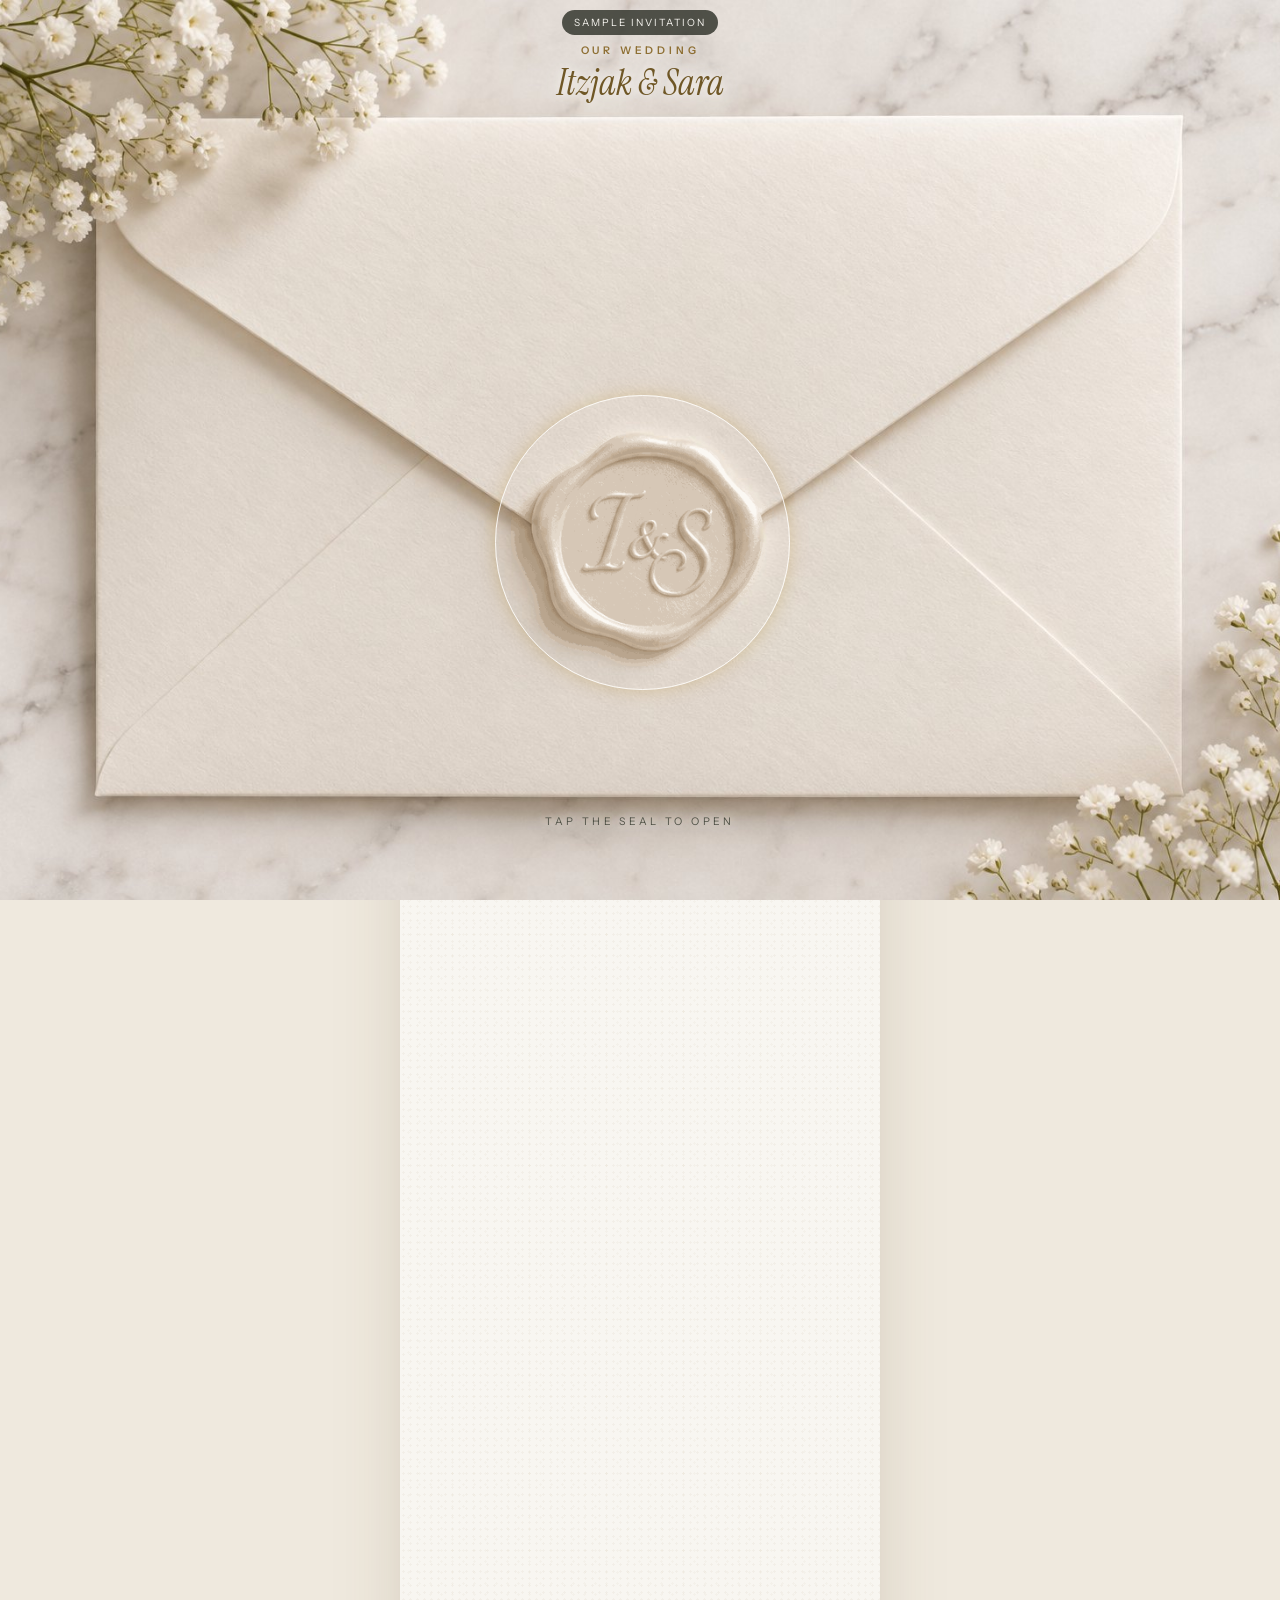
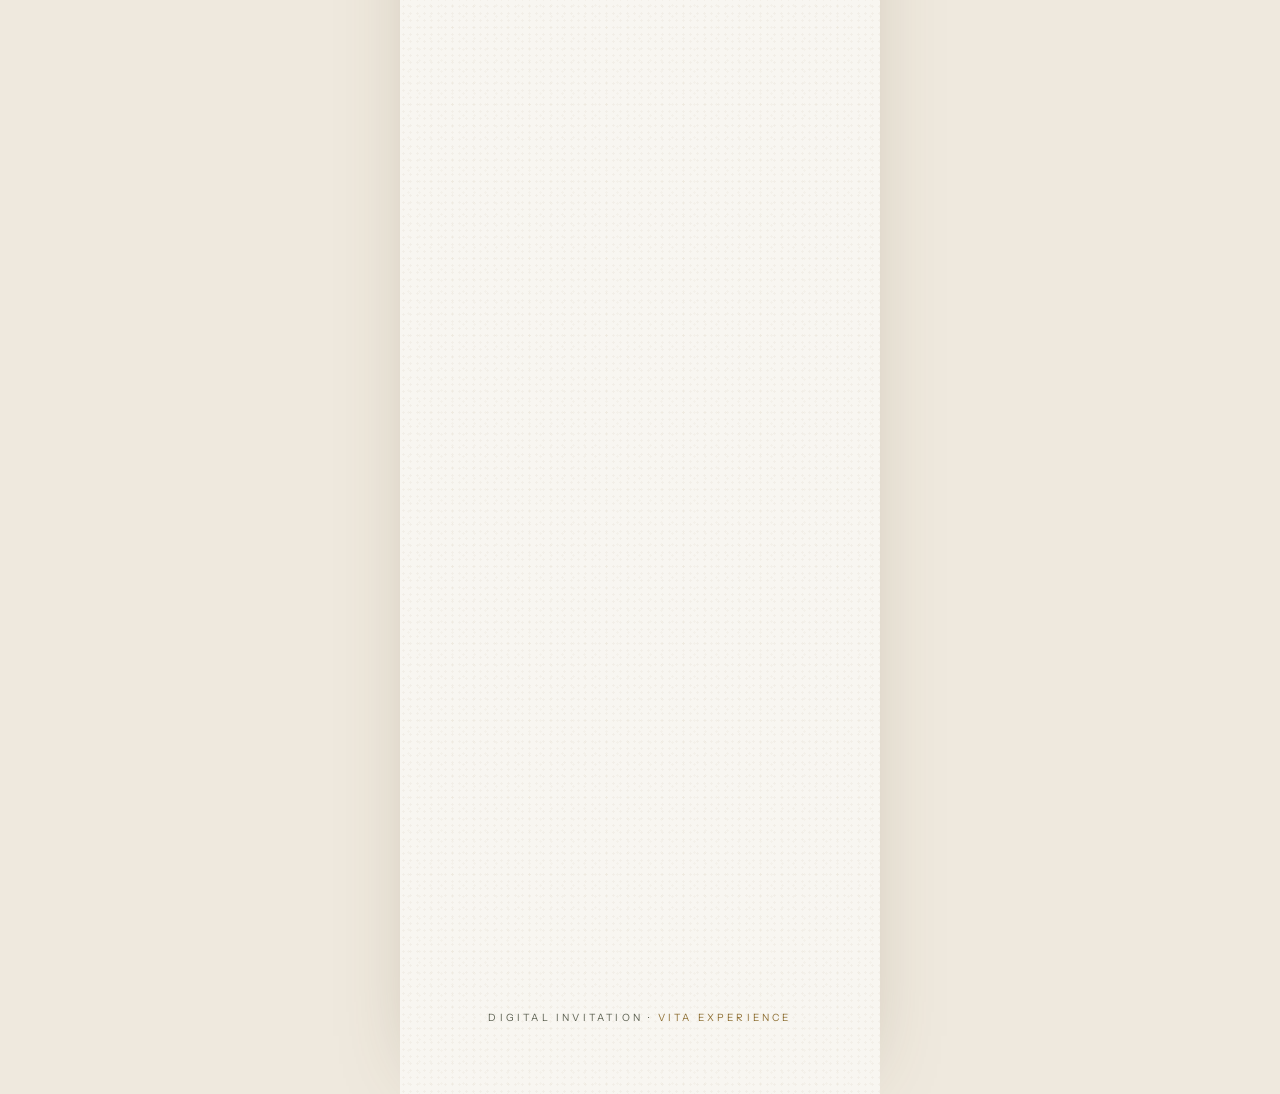
<file: invitacion-en.html>
<!doctype html>
<html lang="en">
<head>
<meta charset="utf-8">
<meta name="viewport" content="width=device-width,initial-scale=1">
<meta name="robots" content="noindex">
<link rel="icon" href="/favicon.ico" sizes="any"><link rel="apple-touch-icon" href="/apple-touch-icon.png">
<meta property="og:image" content="https://vitaexperience.studio/og.jpg">
<title>Itzjak &amp; Sara</title>
<meta name="description" content="Sample invitation · Vita Experience">
<style>
@font-face{font-family:'IS';src:url('/fonts/instrument-serif.woff') format('woff');font-display:swap}
@font-face{font-family:'IS';src:url('/fonts/instrument-serif-italic.woff') format('woff');font-style:italic;font-display:swap}
@font-face{font-family:'ISans';src:url('/fonts/instrument-sans.woff') format('woff');font-weight:400 700;font-display:swap}
:root{--ivory:#F8F6F1;--paper:#FFFDF9;--cream:#F3ECDF;--sand:#D8CFC2;--sage-ink:#5E6253;--ink:#2F3129;--gold:#B8913A;--gold-lo:#8E6F33;--gold-hi:#E6CF94;--rosa:#E4007C;--rosa-ink:#C4006B;
--foil:linear-gradient(100deg,#8E6F33 0%,#C9A24E 22%,#F1DEA6 38%,#B8913A 55%,#E6CF94 72%,#8E6F33 100%)}
*{box-sizing:border-box}
html,body{margin:0;color:var(--ink);font-family:'ISans',Arial,sans-serif;-webkit-font-smoothing:antialiased}
html{background:#EFE9DE}
body{overflow-x:hidden;background:#EFE9DE}
.serif{font-family:'IS',Georgia,serif;font-weight:400}
.ey{font-size:10.5px;letter-spacing:.36em;text-transform:uppercase;color:var(--gold-lo);font-weight:600;margin:0}
.foil{background:var(--foil);background-size:200% 100%;-webkit-background-clip:text;background-clip:text;color:transparent;animation:shine 7s ease-in-out infinite}
@keyframes shine{0%,100%{background-position:0% 0}50%{background-position:100% 0}}
.halo{text-shadow:0 0 6px var(--ivory),0 0 14px var(--ivory),0 0 24px var(--ivory)}
.grain{background-color:var(--ivory);background-image:radial-gradient(rgba(142,111,51,.05) 1px,transparent 1.2px),radial-gradient(rgba(142,111,51,.035) 1px,transparent 1.2px);background-size:7px 7px,11px 11px;background-position:0 0,3px 5px}
.corner{position:absolute;pointer-events:none;background:url(rosas-doradas.jpg) no-repeat;mix-blend-mode:darken}
.corner.tl{top:0;left:0;width:150px;height:170px;background-size:auto 225px;background-position:left top}
.corner.br{bottom:0;right:0;width:160px;height:180px;background-size:auto 240px;background-position:right bottom}

/* ---------- cover: envelope ---------- */
#cover{position:fixed;inset:0;z-index:20;display:flex;flex-direction:column;align-items:center;justify-content:center;gap:26px;text-align:center;padding:24px;transition:opacity .9s ease,transform 1.2s cubic-bezier(.6,0,.2,1)}
#cover.gone{opacity:0;transform:scale(1.06);pointer-events:none}
#cover .top{display:flex;flex-direction:column;align-items:center;gap:10px;position:relative;z-index:2;transition:opacity .6s}
#cover .n{font-family:'IS',Georgia,serif;font-style:italic;font-size:34px;line-height:1;margin:0}
.tap{font-size:10.5px;letter-spacing:.32em;text-transform:uppercase;color:var(--sage-ink);margin:0;position:relative;z-index:2;transition:opacity .4s}
#cover.open .tap,#cover.open .top{opacity:0}
.env{position:relative;width:min(84vw,340px);aspect-ratio:1.42;perspective:1400px;z-index:2}
.env::after{content:'';position:absolute;inset:3px;border:1px solid rgba(184,145,58,.45);border-radius:4px;z-index:5;pointer-events:none}
.env .back{position:absolute;inset:0;border-radius:6px;background:repeating-linear-gradient(0deg,rgba(255,255,255,.18) 0 1px,transparent 1px 3px),repeating-linear-gradient(90deg,rgba(142,111,51,.05) 0 1px,transparent 1px 3px),linear-gradient(160deg,#F2EADB,#E2D5BE);box-shadow:0 30px 60px -28px rgba(94,74,40,.55),0 2px 0 rgba(255,255,255,.6) inset}
.env .liner{position:absolute;inset:7px 7px 40% 7px;border-radius:4px;background:#F3DCE2 url(rosas-doradas.jpg) center 35%/130% auto no-repeat;background-blend-mode:multiply;clip-path:polygon(0 0,100% 0,50% 100%)}
.card{position:absolute;left:7%;right:7%;top:9%;height:84%;z-index:2;background:var(--paper);border-radius:3px;box-shadow:0 10px 24px -14px rgba(60,50,30,.5);display:flex;flex-direction:column;align-items:center;justify-content:center;gap:6px;transition:transform 1.2s cubic-bezier(.3,.7,.2,1);padding:10px}
.card::before{content:"";position:absolute;inset:7px;border:1px solid rgba(184,145,58,.55)}
.card::after{content:"";position:absolute;inset:11px;border:.5px solid rgba(184,145,58,.35)}
.card .cmono{width:64px;height:64px;filter:drop-shadow(0 4px 6px rgba(80,60,30,.25))}.card .cmono img{width:100%;height:100%}
.card .cn{font-family:'IS',Georgia,serif;font-style:italic;font-size:26px;line-height:1}
.card .cd8{font-size:9px;letter-spacing:.3em;text-transform:uppercase;color:var(--sage-ink)}
.env .pocket{position:absolute;inset:0;z-index:3;pointer-events:none}
.env .pocket i{position:absolute;inset:0;display:block;border-radius:6px}
.env .pocket .l{background:linear-gradient(100deg,#EDE3D1,#E6DAC5);clip-path:polygon(0 0,52% 56%,0 100%)}
.env .pocket .r{background:linear-gradient(260deg,#EDE3D1,#E3D6C0);clip-path:polygon(100% 0,48% 56%,100% 100%)}
.env .pocket .b{background:linear-gradient(0deg,#F1E8D8,#E9DECB);clip-path:polygon(0 100%,50% 46%,100% 100%);box-shadow:0 -1px 0 rgba(255,255,255,.5) inset}
.env .flap{position:absolute;left:0;right:0;top:0;height:58%;z-index:4;transform-origin:50% 0;transform-style:preserve-3d;transition:transform 1s cubic-bezier(.6,0,.25,1)}
.env .flap i{position:absolute;inset:0;display:block;clip-path:polygon(0 0,100% 0,50% 100%);backface-visibility:hidden}
.env .flap .fr{background:repeating-linear-gradient(0deg,rgba(255,255,255,.2) 0 1px,transparent 1px 3px),linear-gradient(180deg,#F5EEE1,#E3D6BF);filter:drop-shadow(0 4px 6px rgba(0,0,0,.08))}
.env .flap .bk{transform:rotateX(180deg);background:#F3DCE2 url(rosas-doradas.jpg) center 70%/130% auto no-repeat;background-blend-mode:multiply}
.env .flapline{position:absolute;inset:0;width:100%;height:100%;backface-visibility:hidden}
.env .seam{position:absolute;inset:0;width:100%;height:100%;z-index:3;pointer-events:none}
.env .gold-edge{display:none;position:absolute;left:0;right:0;top:0;height:58%;z-index:4;pointer-events:none;background:linear-gradient(90deg,transparent,rgba(184,145,58,.55),transparent);clip-path:polygon(0 0,1.2% 0,50% 98%,98.8% 0,100% 0,50% 100%);transition:opacity .3s}
.seal{position:absolute;left:50%;top:58%;width:112px;height:112px;margin:-56px 0 0 -56px;z-index:6;border:0;padding:0;cursor:pointer;border-radius:50%;background:transparent;animation:beat 2.8s ease-in-out infinite;-webkit-tap-highlight-color:transparent}
.seal .w{position:absolute;inset:0;transition:transform .6s cubic-bezier(.5,0,.2,1),opacity .6s}
.seal .w img{width:100%;height:100%;display:block}
.seal .w.wa{clip-path:polygon(0 0,58% 0,44% 50%,56% 100%,0 100%)}
.seal .w.wb{clip-path:polygon(58% 0,100% 0,100% 100%,56% 100%,44% 50%)}
.seal b{position:absolute;inset:0;display:flex;align-items:center;justify-content:center;font-family:'IS',Georgia,serif;font-style:italic;font-weight:400;font-size:27px;color:#FFE2F0;text-shadow:0 -1px 0 rgba(90,0,45,.6),0 1px 0 rgba(255,200,230,.35);transition:opacity .3s}
.seal::before{content:"";position:absolute;left:10%;right:10%;top:22%;bottom:-2%;border-radius:50%;background:rgba(80,60,30,.35);filter:blur(8px);transition:opacity .4s}
#cover.open .seal::before{opacity:0}
.seal::after{content:"";position:absolute;inset:-9px;border-radius:50%;border:1.5px solid rgba(184,145,58,.55);animation:ring 2.8s ease-out infinite}
@keyframes beat{0%,100%{transform:scale(1)}8%{transform:scale(1.07)}16%{transform:scale(1)}}
@keyframes ring{0%,6%{opacity:0;transform:scale(1)}10%{opacity:.9}45%,100%{opacity:0;transform:scale(1.55)}}
#cover.open .seal{animation:none;pointer-events:none}
#cover.open .seal::after{display:none}
#cover.open .seal .w.wa{transform:translate(-26px,30px) rotate(-28deg);opacity:0}
#cover.open .seal .w.wb{transform:translate(26px,34px) rotate(24deg);opacity:0}
#cover.open .flap{transform:rotateX(180deg);transition-delay:.35s}
#cover.open .gold-edge{opacity:0}
#cover.flapback .flap{z-index:1}
#cover.rise .card{transform:translateY(-62%);z-index:6;transition:transform 1.2s cubic-bezier(.3,.7,.2,1),z-index 0s .55s}

/* ---------- page ---------- */
main{position:relative;max-width:480px;margin:0 auto;box-shadow:0 0 80px -30px rgba(94,74,40,.35)}
section{position:relative;padding:60px 30px;text-align:center;overflow:hidden}
.reveal{opacity:0;transform:translateY(18px);transition:opacity 1s ease,transform 1s ease}
.reveal.in{opacity:1;transform:none}
.hero{min-height:100vh;display:flex;flex-direction:column;align-items:center;justify-content:center;gap:14px;padding:170px 30px 180px}
.frame{position:absolute;inset:14px;border:1px solid rgba(184,145,58,.55);pointer-events:none}
.frame::after{content:"";position:absolute;inset:5px;border:.5px solid rgba(184,145,58,.35)}
.mono{width:120px;height:120px;margin-bottom:4px;filter:drop-shadow(0 10px 14px rgba(80,60,30,.25))}
.mono img{width:100%;height:100%;display:block}
.lead{font-size:14.5px;color:var(--sage-ink);line-height:1.65;max-width:26em;margin:0 auto}
.names{font-size:64px;line-height:.95;font-style:italic;margin:4px 0 0}
.names .amp{display:block;font-size:36px;margin:2px 0}
.date{font-size:12.5px;letter-spacing:.3em;text-transform:uppercase;color:var(--ink);font-weight:600;margin:2px 0 0}
.orn{display:block;width:150px;height:18px;margin:6px auto}
.cd{display:grid;grid-template-columns:repeat(4,1fr);gap:8px;width:100%;max-width:300px;margin-top:8px}
.cd div{background:var(--paper);border:1px solid rgba(184,145,58,.45);padding:11px 0 8px;position:relative}
.cd b{display:block;font-family:'IS',Georgia,serif;font-weight:400;font-size:30px;line-height:1;color:var(--rosa-ink);font-variant-numeric:tabular-nums}
.cd span{font-size:9px;letter-spacing:.22em;text-transform:uppercase;color:var(--sage-ink)}
h2{font-family:'IS',Georgia,serif;font-weight:400;font-style:italic;font-size:38px;margin:8px 0 18px;line-height:1.05}
.it{max-width:300px;margin:0 auto;display:flex;flex-direction:column}
.it div{display:grid;grid-template-columns:76px 1fr;align-items:baseline;text-align:left;padding:13px 0;border-bottom:1px solid rgba(184,145,58,.3)}
.it b{font-family:'IS',Georgia,serif;font-weight:400;font-size:24px;color:var(--gold-lo)}
.it span{font-size:15px}
.place{font-family:'IS',Georgia,serif;font-size:32px;margin:0}
.btns{display:flex;gap:10px;justify-content:center;margin-top:18px}
.b{border:1px solid var(--gold);background:var(--paper);padding:11px 18px;font-size:10.5px;letter-spacing:.22em;text-transform:uppercase;font-weight:600;color:var(--ink)}
.pcard{background:var(--paper);border:1px solid var(--sand);padding:28px 22px;max-width:330px;margin:0 auto;position:relative;box-shadow:0 24px 50px -36px rgba(94,74,40,.6)}
.pcard::before{content:"";position:absolute;inset:6px;border:1px solid rgba(184,145,58,.35);pointer-events:none}
.search{display:flex;align-items:center;gap:8px;border-bottom:1px solid var(--sand);padding:8px 2px;margin-top:6px;text-align:left;position:relative}
.search input{border:0;background:none;font:inherit;font-family:'IS',Georgia,serif;font-size:22px;flex:1;outline:none;color:var(--ink);min-width:0}
.search svg{width:18px;height:18px;stroke:var(--gold-lo);fill:none;stroke-width:1.6}
.res{margin-top:16px;display:none;align-items:center;gap:14px;text-align:left;animation:pop .5s ease both;position:relative}
.res.on{display:flex}
@keyframes pop{from{opacity:0;transform:translateY(8px)}to{opacity:1;transform:none}}
.tbl{width:74px;height:74px;flex:0 0 74px;border-radius:50%;background:radial-gradient(circle at 34% 28%,#E0338C,#C4006B 55%,#8F004E);color:var(--ivory);display:flex;flex-direction:column;align-items:center;justify-content:center;box-shadow:inset 0 0 0 3px rgba(0,0,0,0),inset 0 0 0 4px rgba(230,207,148,.7)}
.tbl small{font-size:8.5px;letter-spacing:.22em;text-transform:uppercase}
.tbl b{font-family:'IS',Georgia,serif;font-weight:400;font-size:34px;line-height:1}
.res p{margin:0;font-size:14px;color:var(--sage-ink);line-height:1.45}
.res p b{color:var(--ink);font-weight:600}
.qr{width:132px;height:132px;margin:6px auto 14px;padding:9px;background:#fff;border:1px solid var(--sand);position:relative}
.qr canvas{width:100%;height:100%;display:block;image-rendering:pixelated}
.qr i{position:absolute;left:50%;top:50%;width:34px;height:34px;margin:-17px 0 0 -17px;border-radius:50%;background:radial-gradient(circle at 34% 30%,#F25AA6,#C4006B 62%,#8F004E);box-shadow:0 0 0 3px #fff;color:#FFE7F2;font-family:'IS',Georgia,serif;font-style:italic;font-size:13px;display:flex;align-items:center;justify-content:center}
.f{display:flex;flex-direction:column;gap:8px;text-align:left;margin-bottom:18px;position:relative}
.f label{font-size:10.5px;letter-spacing:.22em;text-transform:uppercase;color:var(--sage-ink);font-weight:600}
.f input{border:0;border-bottom:1px solid var(--sand);background:none;font-family:'IS',Georgia,serif;font-size:22px;padding:6px 2px;outline:none;color:var(--ink)}
.chips{display:flex;gap:8px;flex-wrap:wrap}
.chip{border:1px solid var(--sand);background:var(--ivory);padding:10px 14px;font-size:14px;color:var(--ink);font-family:inherit;cursor:pointer}
.chip.on{background:var(--rosa-ink);border-color:var(--rosa-ink);color:var(--ivory)}
.cupo{font-size:12px;color:var(--gold-lo);letter-spacing:.04em}
.stp{display:inline-flex;align-items:center;border:1px solid var(--sand);align-self:flex-start}
.stp button{width:40px;height:40px;border:0;background:none;font-size:18px;color:var(--ink);cursor:pointer}
.stp output{min-width:28px;text-align:center;font-weight:600}
.go{width:100%;border:0;background:var(--rosa-ink);color:var(--ivory);min-height:52px;font-family:inherit;font-size:12px;letter-spacing:.26em;text-transform:uppercase;font-weight:600;margin-top:6px;cursor:pointer;box-shadow:inset 0 0 0 1px rgba(230,207,148,.55),inset 0 0 0 5px var(--rosa-ink),inset 0 0 0 6px rgba(230,207,148,.45);position:relative}
.done{display:none;flex-direction:column;align-items:center;gap:10px;padding:10px 0 4px;animation:pop .6s ease both;position:relative}
.done.on{display:flex}
.done .ck{width:58px;height:58px;border-radius:50%;border:1.5px solid var(--gold);display:flex;align-items:center;justify-content:center}
.done .ck svg{width:26px;height:26px;stroke:var(--rosa-ink);fill:none;stroke-width:2}
.done h3{font-family:'IS',Georgia,serif;font-weight:400;font-style:italic;font-size:30px;margin:0}
.done p{margin:0;color:var(--sage-ink);font-size:14px}
footer{padding:34px 20px 70px;text-align:center;font-size:10px;letter-spacing:.32em;text-transform:uppercase;color:var(--sage-ink)}
footer a{color:var(--gold-lo);text-decoration:none}
.music{position:fixed;right:16px;bottom:18px;z-index:15;width:44px;height:44px;border-radius:50%;background:var(--paper);border:1px solid var(--gold);display:flex;align-items:center;justify-content:center;opacity:0;transition:opacity .8s;padding:0;cursor:pointer;box-shadow:0 8px 20px -10px rgba(94,74,40,.5)}
.music.on{opacity:1}
.music.off i{animation-play-state:paused;height:4px!important}
.music i{display:block;width:3px;margin:0 1.5px;background:var(--rosa-ink);animation:eq 1s ease-in-out infinite}
.music i:nth-child(1){height:10px}.music i:nth-child(2){height:16px;animation-delay:.2s}.music i:nth-child(3){height:8px;animation-delay:.4s}
@keyframes eq{0%,100%{transform:scaleY(.5)}50%{transform:scaleY(1.2)}}
.demo{position:fixed;left:50%;top:10px;transform:translateX(-50%);z-index:30;background:rgba(47,49,41,.82);color:#F8F6F1;font-size:10px;letter-spacing:.2em;text-transform:uppercase;padding:6px 12px;border-radius:999px;pointer-events:none;white-space:nowrap}
.tapdot{position:fixed;z-index:9999;width:44px;height:44px;margin:-22px 0 0 -22px;border-radius:50%;background:rgba(196,0,107,.2);border:2px solid rgba(196,0,107,.5);pointer-events:none;animation:tapd .55s ease-out forwards}
@keyframes tapd{from{transform:scale(.4);opacity:1}to{transform:scale(1.4);opacity:0}}

/* photo cover */
#cover.photo{padding:0;display:block;background:#EFEBE4}
#cover.photo .ph{position:absolute;inset:0;background:url(sobre-m.jpg) 50.2% 60.3%/cover no-repeat;transition:transform 1.6s cubic-bezier(.4,0,.2,1),filter 1.2s}
@media (min-width:900px){#cover.photo .ph{background-image:url(sobre.jpg)}}
#cover.photo .flash{position:absolute;inset:0;background:radial-gradient(circle at var(--sx,50%) var(--sy,60%),#FFFDF9 0%,rgba(255,253,249,.9) 30%,rgba(255,253,249,0) 70%);opacity:0;transition:opacity 1s .35s}
#cover.photo .ptop{position:absolute;left:0;right:0;top:max(44px,4vh);text-align:center;display:flex;flex-direction:column;gap:8px;transition:opacity .5s}
#cover.photo .ptop .n{font-family:'IS',Georgia,serif;font-style:italic;font-size:36px;margin:0;color:#6F5726;text-shadow:0 0 10px rgba(255,253,249,.9),0 0 22px rgba(255,253,249,.9)}
#cover.photo .ptop .ey{text-shadow:0 0 10px rgba(255,253,249,.95)}
#cover.photo .ptap{position:absolute;left:0;right:0;bottom:8vh;margin:0;text-align:center;font-size:10.5px;letter-spacing:.32em;text-transform:uppercase;color:#4E5045;text-shadow:0 0 10px rgba(255,253,249,.95),0 0 18px rgba(255,253,249,.9);transition:opacity .4s}
.pseal{position:absolute;border:0;padding:0;background:transparent;cursor:pointer;border-radius:50%;-webkit-tap-highlight-color:transparent}
.pseal::after{content:"";position:absolute;inset:-6%;border-radius:50%;border:1.5px solid rgba(255,253,249,.9);box-shadow:0 0 18px rgba(184,145,58,.35);animation:ring 2.8s ease-out infinite}
.pseal .h{position:absolute;inset:0;background:url(sello-foto.png) center/100% 100% no-repeat;transition:transform .8s cubic-bezier(.5,0,.2,1),opacity .8s}
.pseal .ha{clip-path:polygon(0 0,57% 0,45% 50%,55% 100%,0 100%)}
.pseal .hb{clip-path:polygon(57% 0,100% 0,100% 100%,55% 100%,45% 50%)}
#cover.open .pseal{pointer-events:none}
#cover.open .pseal::after{display:none}
#cover.open .pseal .ha{transform:translate(-34%,26%) rotate(-24deg);opacity:0}
#cover.open .pseal .hb{transform:translate(34%,30%) rotate(22deg);opacity:0}
#cover.open .flash{opacity:1}
#cover.open .ph{transform:scale(1.12);filter:blur(1.5px) brightness(1.08)}
#cover.open .ptop,#cover.open .ptap{opacity:0}
@media (prefers-reduced-motion:reduce){.reveal{opacity:1;transform:none}.foil{animation:none}}
</style>
</head>
<body>
<div class="demo">Sample invitation</div>
<div id="cover" class="photo">
  <div class="ph" id="ph"></div>
  <div class="flash"></div>
  <div class="ptop"><p class="ey">Our wedding</p><p class="n">Itzjak &amp; Sara</p></div>
  <button class="pseal" id="seal" aria-label="Open"><span class="h ha"></span><span class="h hb"></span></button>
  <p class="ptap">Tap the seal to open</p>
</div>
<button type="button" class="music" id="music" aria-label="Music"><i></i><i></i><i></i></button>
<audio id="song" src="tihiye-letamid.mp3" loop preload="auto"></audio>
<main class="grain">
  <section class="hero">
    <div class="frame"></div>
    <div class="corner tl"></div><div class="corner br"></div>
    <div class="mono reveal"><img src="monograma-is.png" alt="Itzjak &amp; Sara"></div>
    <p class="ey halo reveal">Together with their families</p>
    <p class="lead halo reveal">We are honored to invite you to celebrate our wedding</p>
    <h1 class="names serif reveal"><span class="foil">Itzjak</span><span class="amp foil">&amp;</span><span class="foil">Sara</span></h1>
    <svg class="orn reveal" viewBox="0 0 150 18" aria-hidden="true"><path d="M2 9h52M96 9h52" stroke="#B8913A" stroke-width=".8"/><path d="M60 9c5-7 10-7 15 0c5 7 10 7 15 0c-5-7-10-7-15 0c-5 7-10 7-15 0z" fill="none" stroke="#B8913A" stroke-width=".9"/><rect x="72.5" y="6.5" width="5" height="5" transform="rotate(45 75 9)" fill="#C4006B"/></svg>
    <p class="date halo reveal">Saturday · March 13 · 2027</p>
    <div class="cd reveal"><div><b id="d">0</b><span>Days</span></div><div><b id="h">0</b><span>Hours</span></div><div><b id="m">0</b><span>Min</span></div><div><b id="s">0</b><span>Sec</span></div></div>
  </section>
  <section>
    <p class="ey reveal">The big day</p>
    <h2 class="reveal">Schedule</h2>
    <div class="it reveal"><div><b>18:00</b><span>Ceremony</span></div><div><b>19:30</b><span>Welcome cocktail</span></div><div><b>20:30</b><span>Dinner &amp; party</span></div></div>
  </section>
  <section>
    <p class="ey reveal">The venue</p>
    <h2 class="place reveal">Magnolia Gardens</h2>
    <p class="lead reveal">Valle de Bravo, Mexico</p>
    <div class="btns reveal"><span class="b">Google Maps</span><span class="b">Waze</span></div>
    <p class="lead reveal" style="margin-top:18px">Dress code · <b style="color:var(--ink)">Formal</b></p>
  </section>
  <section id="mesa">
    <p class="ey reveal">On the wedding day</p>
    <h2 class="reveal">Find your table</h2>
    <div class="pcard reveal">
      <div class="search"><svg viewBox="0 0 24 24" aria-hidden="true"><circle cx="11" cy="11" r="7"/><path d="M20 20l-4-4"/></svg><input id="who" placeholder="Type your name" aria-label="Type your name"></div>
      <div class="res" id="res"><div class="tbl"><small>Table</small><b>7</b></div><p><b>Raquel Cohen</b><br>Table 7 · Garden<br>Next to the dance floor</p></div>
    </div>
  </section>
  <section id="rsvp">
    <p class="ey reveal">RSVP</p>
    <h2 class="reveal">Will you join us?</h2>
    <div class="pcard reveal">
      <div id="form">
        <div class="f"><label for="nm">Name</label><input id="nm" autocomplete="off"></div>
        <div class="f"><label>Attending</label><div class="chips"><button class="chip" id="yes">I’ll be there!</button><button class="chip">Can’t make it</button></div></div>
        <div class="f"><label>Guests</label><div class="stp"><button id="minus" aria-label="-">−</button><output id="ppl">1</output><button id="plus" aria-label="+">+</button></div><span class="cupo" id="cupo">You have 2 seats reserved</span></div>
        <div class="f"><label>Menu</label><div class="chips"><button class="chip" id="reg">Regular</button><button class="chip">Vegetarian</button><button class="chip">Gluten-free</button></div></div>
        <button class="go" id="go">Confirm</button>
      </div>
      <div class="done" id="done"><div class="ck"><svg viewBox="0 0 24 24"><path d="M5 12.5l4.5 4.5L19 7.5"/></svg></div><h3>Thank you, Raquel!</h3><p>See you on March 13.</p></div>
    </div>
  </section>
  <footer>Digital invitation · <a href="https://vitaexperience.studio">Vita Experience</a></footer>
</main>
<script>
(function(){
var T=new Date(2027,2,13,18,0,0);
function tick(){var x=Math.max(0,T-new Date());var d=Math.floor(x/864e5),h=Math.floor(x/36e5)%24,m=Math.floor(x/6e4)%60,s=Math.floor(x/1e3)%60;
document.getElementById('d').textContent=d;document.getElementById('h').textContent=('0'+h).slice(-2);document.getElementById('m').textContent=('0'+m).slice(-2);document.getElementById('s').textContent=('0'+s).slice(-2);}
tick();setInterval(tick,1000);
document.body.style.overflow='hidden';
var cover=document.getElementById('cover');
function place(){var W=innerWidth,H=innerHeight,sc=Math.max(W/1536,H/1024),ox=(W-1536*sc)*.502,oy=(H-1024*sc)*.603,sx=ox+771*sc,sy=oy+617*sc,sz=300*sc,b=document.getElementById('seal');
 b.style.left=(sx-sz/2)+'px';b.style.top=(sy-sz/2)+'px';b.style.width=sz+'px';b.style.height=sz+'px';cover.style.setProperty('--sx',sx+'px');cover.style.setProperty('--sy',sy+'px');}
place();addEventListener('resize',place);
document.getElementById('seal').addEventListener('click',function(){
  cover.classList.add('open');
  setTimeout(function(){cover.classList.add('gone');document.body.style.overflow='';reveal();},1500);
  setTimeout(function(){cover.style.display='none'},2700);
  var mu=document.getElementById('music');mu.classList.add('on');
  var sg=document.getElementById('song');sg.volume=0;
  sg.play().then(function(){var v=0,iv=setInterval(function(){v=Math.min(1,v+.05);sg.volume=v;if(v>=1)clearInterval(iv);},90);}).catch(function(){mu.classList.add('off');});
});
document.getElementById('music').addEventListener('click',function(){var sg=document.getElementById('song');if(sg.paused){sg.volume=1;sg.play();this.classList.remove('off');}else{sg.pause();this.classList.add('off');}});
function reveal(){
  var els=document.querySelectorAll('.reveal');
  if(!('IntersectionObserver' in window)){els.forEach(function(e){e.classList.add('in')});return;}
  var io=new IntersectionObserver(function(es){es.forEach(function(e){if(e.isIntersecting){e.target.classList.add('in');io.unobserve(e.target);}});},{threshold:.12});
  els.forEach(function(e,i){e.style.transitionDelay=(e.closest('.hero')?(i*0.12):0)+'s';io.observe(e);});
}
document.getElementById('who').addEventListener('input',function(){document.getElementById('res').classList.toggle('on',this.value.trim().length>=4);});
document.querySelectorAll('.chips').forEach(function(g){g.addEventListener('click',function(e){var b=e.target.closest('.chip');if(!b)return;g.querySelectorAll('.chip').forEach(function(x){x.classList.toggle('on',x===b);});});});
var MAX=2,o=document.getElementById('ppl'),cu=document.getElementById('cupo');
document.getElementById('plus').addEventListener('click',function(){if(+o.textContent<MAX){o.textContent=+o.textContent+1;}else{cu.style.color='#C4006B';setTimeout(function(){cu.style.color=''},900);}});
document.getElementById('minus').addEventListener('click',function(){if(+o.textContent>1)o.textContent=+o.textContent-1;});
document.getElementById('go').addEventListener('click',function(){var cd=document.querySelector('#rsvp .pcard');cd.style.minHeight=cd.offsetHeight+'px';cd.style.display='flex';cd.style.alignItems='center';cd.style.justifyContent='center';document.getElementById('form').style.display='none';document.getElementById('done').classList.add('on');});
if(location.search.indexOf('rec')>-1){document.querySelector('.demo').style.display='none';document.addEventListener('pointerdown',function(e){var d=document.createElement('div');d.className='tapdot';d.style.left=e.clientX+'px';d.style.top=e.clientY+'px';document.body.appendChild(d);setTimeout(function(){d.remove()},700)},true);}
})();
</script>
</body>
</html>
</file>
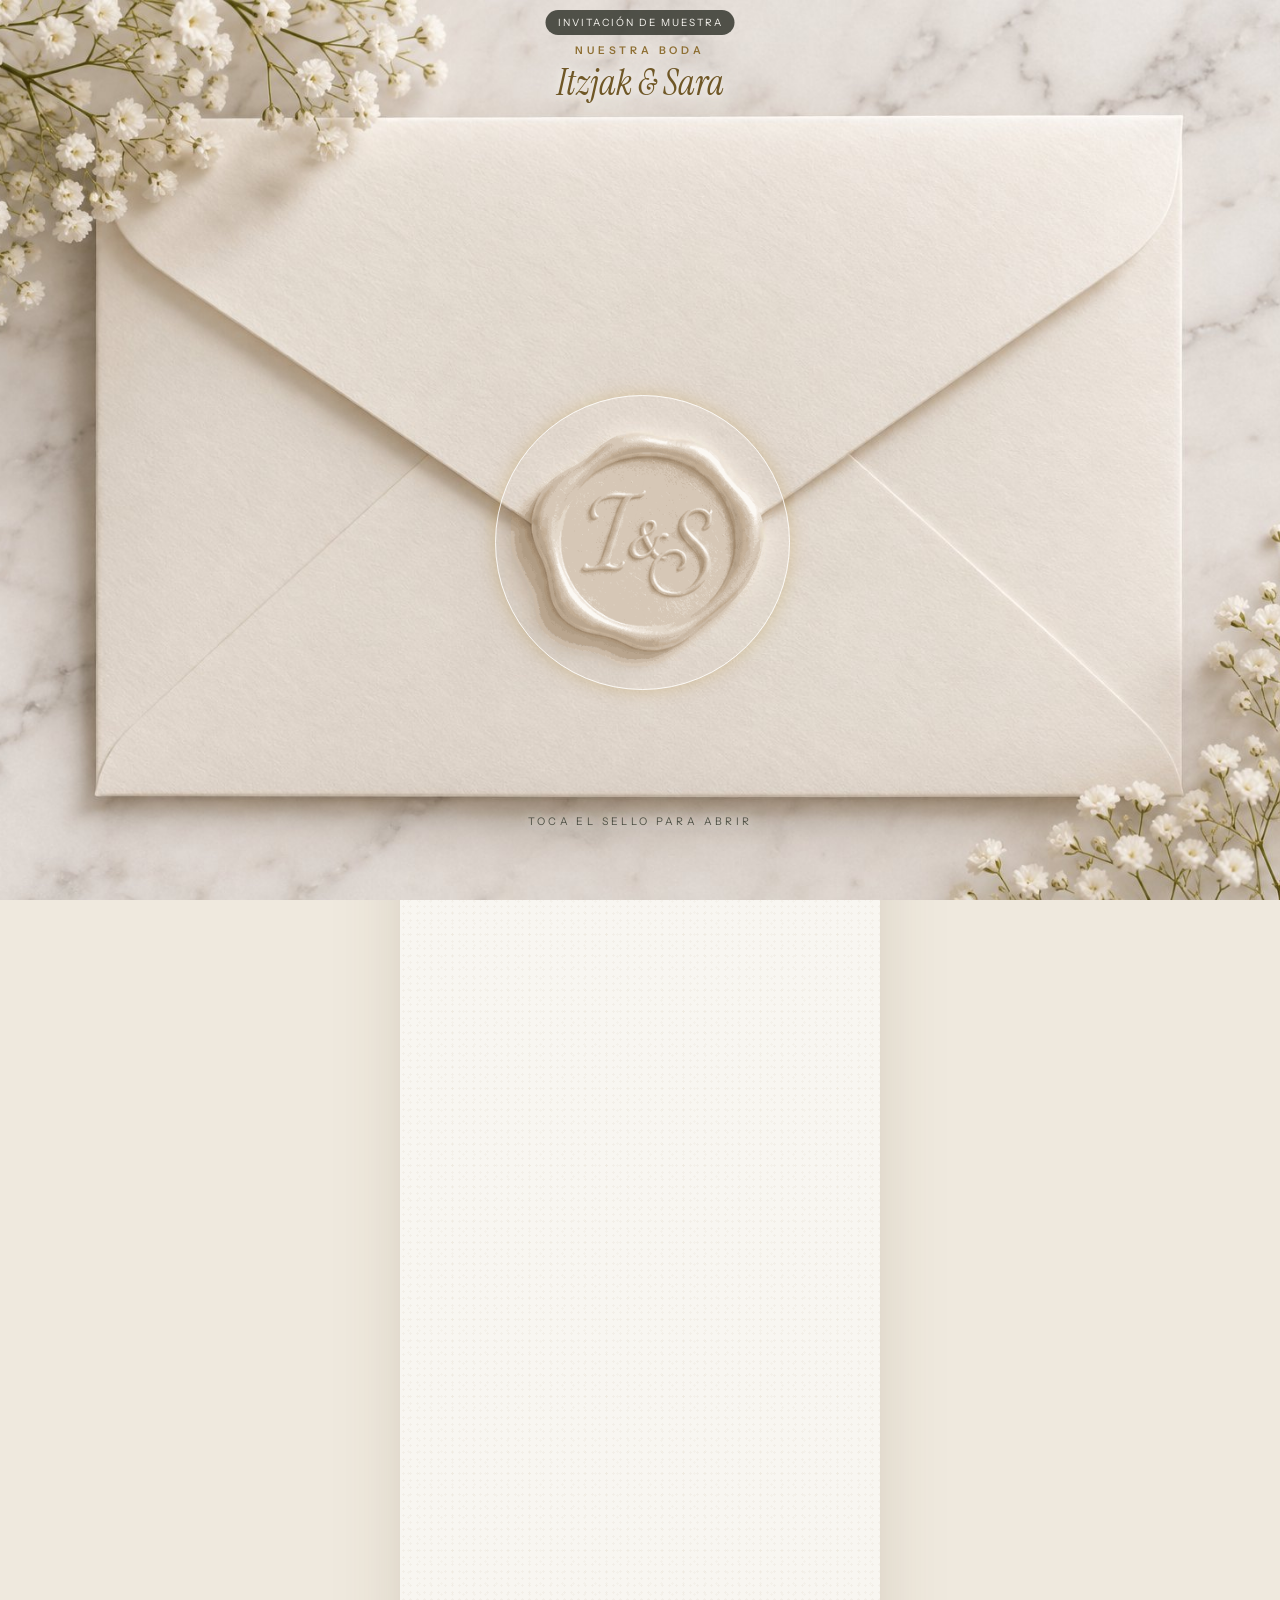
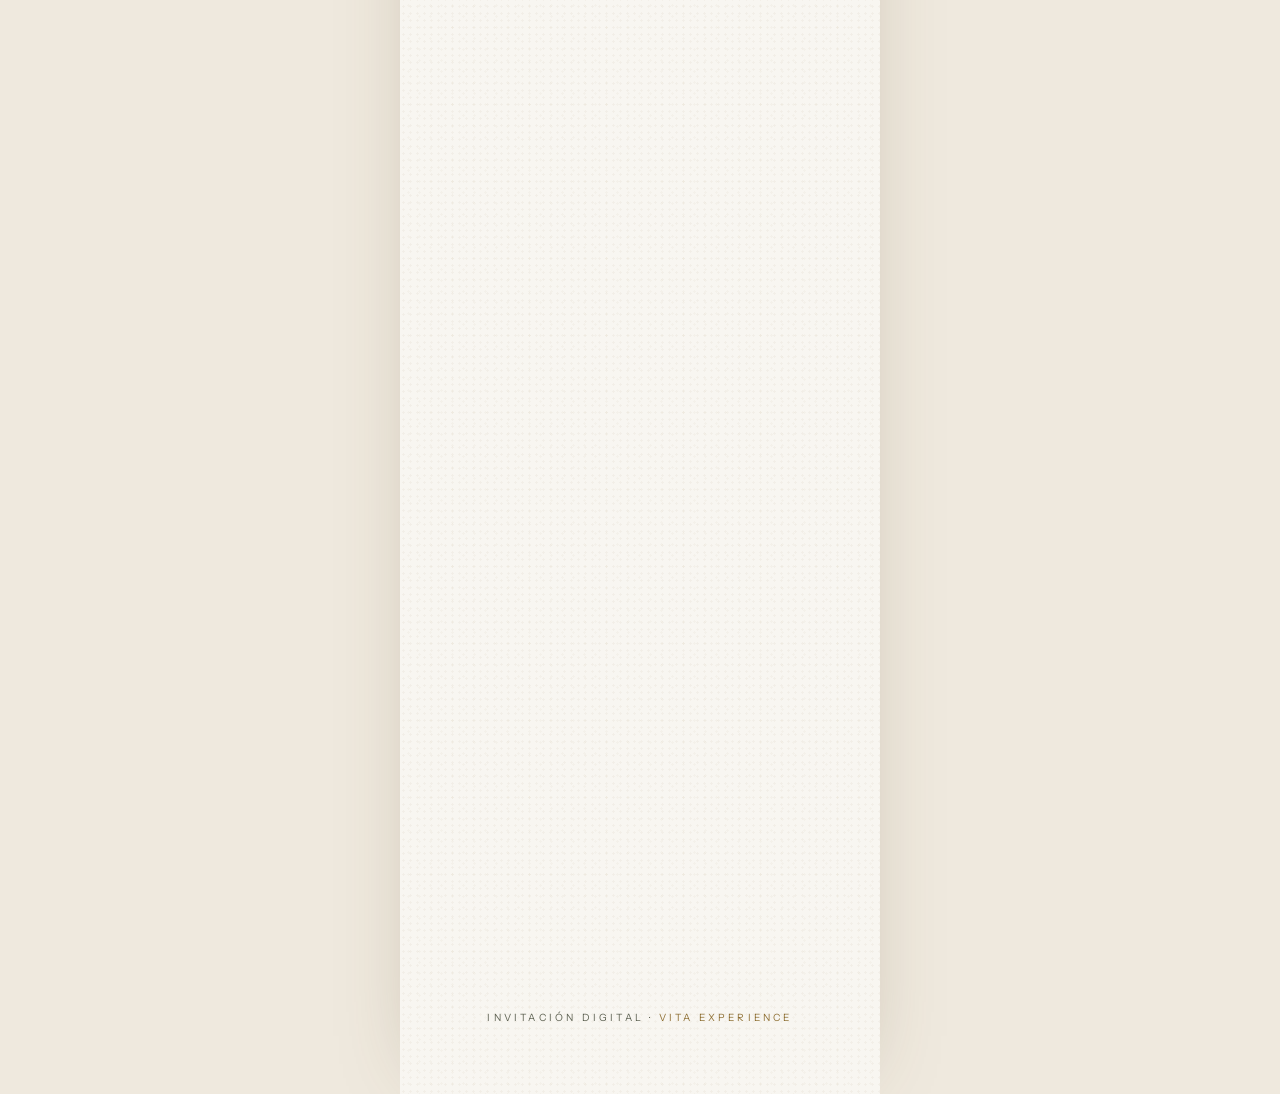
<file: invitacion.html>
<!doctype html>
<html lang="es">
<head>
<meta charset="utf-8">
<meta name="viewport" content="width=device-width,initial-scale=1">
<meta name="robots" content="noindex">
<link rel="icon" href="/favicon.ico" sizes="any"><link rel="apple-touch-icon" href="/apple-touch-icon.png">
<meta property="og:image" content="https://vitaexperience.studio/og.jpg">
<title>Itzjak &amp; Sara</title>
<meta name="description" content="Invitación de muestra · Vita Experience">
<style>
@font-face{font-family:'IS';src:url('/fonts/instrument-serif.woff') format('woff');font-display:swap}
@font-face{font-family:'IS';src:url('/fonts/instrument-serif-italic.woff') format('woff');font-style:italic;font-display:swap}
@font-face{font-family:'ISans';src:url('/fonts/instrument-sans.woff') format('woff');font-weight:400 700;font-display:swap}
:root{--ivory:#F8F6F1;--paper:#FFFDF9;--cream:#F3ECDF;--sand:#D8CFC2;--sage-ink:#5E6253;--ink:#2F3129;--gold:#B8913A;--gold-lo:#8E6F33;--gold-hi:#E6CF94;--rosa:#E4007C;--rosa-ink:#C4006B;
--foil:linear-gradient(100deg,#8E6F33 0%,#C9A24E 22%,#F1DEA6 38%,#B8913A 55%,#E6CF94 72%,#8E6F33 100%)}
*{box-sizing:border-box}
html,body{margin:0;color:var(--ink);font-family:'ISans',Arial,sans-serif;-webkit-font-smoothing:antialiased}
html{background:#EFE9DE}
body{overflow-x:hidden;background:#EFE9DE}
.serif{font-family:'IS',Georgia,serif;font-weight:400}
.ey{font-size:10.5px;letter-spacing:.36em;text-transform:uppercase;color:var(--gold-lo);font-weight:600;margin:0}
.foil{background:var(--foil);background-size:200% 100%;-webkit-background-clip:text;background-clip:text;color:transparent;animation:shine 7s ease-in-out infinite}
@keyframes shine{0%,100%{background-position:0% 0}50%{background-position:100% 0}}
.halo{text-shadow:0 0 6px var(--ivory),0 0 14px var(--ivory),0 0 24px var(--ivory)}
.grain{background-color:var(--ivory);background-image:radial-gradient(rgba(142,111,51,.05) 1px,transparent 1.2px),radial-gradient(rgba(142,111,51,.035) 1px,transparent 1.2px);background-size:7px 7px,11px 11px;background-position:0 0,3px 5px}
.corner{position:absolute;pointer-events:none;background:url(rosas-doradas.jpg) no-repeat;mix-blend-mode:darken}
.corner.tl{top:0;left:0;width:150px;height:170px;background-size:auto 225px;background-position:left top}
.corner.br{bottom:0;right:0;width:160px;height:180px;background-size:auto 240px;background-position:right bottom}

/* ---------- cover: envelope ---------- */
#cover{position:fixed;inset:0;z-index:20;display:flex;flex-direction:column;align-items:center;justify-content:center;gap:26px;text-align:center;padding:24px;transition:opacity .9s ease,transform 1.2s cubic-bezier(.6,0,.2,1)}
#cover.gone{opacity:0;transform:scale(1.06);pointer-events:none}
#cover .top{display:flex;flex-direction:column;align-items:center;gap:10px;position:relative;z-index:2;transition:opacity .6s}
#cover .n{font-family:'IS',Georgia,serif;font-style:italic;font-size:34px;line-height:1;margin:0}
.tap{font-size:10.5px;letter-spacing:.32em;text-transform:uppercase;color:var(--sage-ink);margin:0;position:relative;z-index:2;transition:opacity .4s}
#cover.open .tap,#cover.open .top{opacity:0}
.env{position:relative;width:min(84vw,340px);aspect-ratio:1.42;perspective:1400px;z-index:2}
.env::after{content:'';position:absolute;inset:3px;border:1px solid rgba(184,145,58,.45);border-radius:4px;z-index:5;pointer-events:none}
.env .back{position:absolute;inset:0;border-radius:6px;background:repeating-linear-gradient(0deg,rgba(255,255,255,.18) 0 1px,transparent 1px 3px),repeating-linear-gradient(90deg,rgba(142,111,51,.05) 0 1px,transparent 1px 3px),linear-gradient(160deg,#F2EADB,#E2D5BE);box-shadow:0 30px 60px -28px rgba(94,74,40,.55),0 2px 0 rgba(255,255,255,.6) inset}
.env .liner{position:absolute;inset:7px 7px 40% 7px;border-radius:4px;background:#F3DCE2 url(rosas-doradas.jpg) center 35%/130% auto no-repeat;background-blend-mode:multiply;clip-path:polygon(0 0,100% 0,50% 100%)}
.card{position:absolute;left:7%;right:7%;top:9%;height:84%;z-index:2;background:var(--paper);border-radius:3px;box-shadow:0 10px 24px -14px rgba(60,50,30,.5);display:flex;flex-direction:column;align-items:center;justify-content:center;gap:6px;transition:transform 1.2s cubic-bezier(.3,.7,.2,1);padding:10px}
.card::before{content:"";position:absolute;inset:7px;border:1px solid rgba(184,145,58,.55)}
.card::after{content:"";position:absolute;inset:11px;border:.5px solid rgba(184,145,58,.35)}
.card .cmono{width:64px;height:64px;filter:drop-shadow(0 4px 6px rgba(80,60,30,.25))}.card .cmono img{width:100%;height:100%}
.card .cn{font-family:'IS',Georgia,serif;font-style:italic;font-size:26px;line-height:1}
.card .cd8{font-size:9px;letter-spacing:.3em;text-transform:uppercase;color:var(--sage-ink)}
.env .pocket{position:absolute;inset:0;z-index:3;pointer-events:none}
.env .pocket i{position:absolute;inset:0;display:block;border-radius:6px}
.env .pocket .l{background:linear-gradient(100deg,#EDE3D1,#E6DAC5);clip-path:polygon(0 0,52% 56%,0 100%)}
.env .pocket .r{background:linear-gradient(260deg,#EDE3D1,#E3D6C0);clip-path:polygon(100% 0,48% 56%,100% 100%)}
.env .pocket .b{background:linear-gradient(0deg,#F1E8D8,#E9DECB);clip-path:polygon(0 100%,50% 46%,100% 100%);box-shadow:0 -1px 0 rgba(255,255,255,.5) inset}
.env .flap{position:absolute;left:0;right:0;top:0;height:58%;z-index:4;transform-origin:50% 0;transform-style:preserve-3d;transition:transform 1s cubic-bezier(.6,0,.25,1)}
.env .flap i{position:absolute;inset:0;display:block;clip-path:polygon(0 0,100% 0,50% 100%);backface-visibility:hidden}
.env .flap .fr{background:repeating-linear-gradient(0deg,rgba(255,255,255,.2) 0 1px,transparent 1px 3px),linear-gradient(180deg,#F5EEE1,#E3D6BF);filter:drop-shadow(0 4px 6px rgba(0,0,0,.08))}
.env .flap .bk{transform:rotateX(180deg);background:#F3DCE2 url(rosas-doradas.jpg) center 70%/130% auto no-repeat;background-blend-mode:multiply}
.env .flapline{position:absolute;inset:0;width:100%;height:100%;backface-visibility:hidden}
.env .seam{position:absolute;inset:0;width:100%;height:100%;z-index:3;pointer-events:none}
.env .gold-edge{display:none;position:absolute;left:0;right:0;top:0;height:58%;z-index:4;pointer-events:none;background:linear-gradient(90deg,transparent,rgba(184,145,58,.55),transparent);clip-path:polygon(0 0,1.2% 0,50% 98%,98.8% 0,100% 0,50% 100%);transition:opacity .3s}
.seal{position:absolute;left:50%;top:58%;width:112px;height:112px;margin:-56px 0 0 -56px;z-index:6;border:0;padding:0;cursor:pointer;border-radius:50%;background:transparent;animation:beat 2.8s ease-in-out infinite;-webkit-tap-highlight-color:transparent}
.seal .w{position:absolute;inset:0;transition:transform .6s cubic-bezier(.5,0,.2,1),opacity .6s}
.seal .w img{width:100%;height:100%;display:block}
.seal .w.wa{clip-path:polygon(0 0,58% 0,44% 50%,56% 100%,0 100%)}
.seal .w.wb{clip-path:polygon(58% 0,100% 0,100% 100%,56% 100%,44% 50%)}
.seal b{position:absolute;inset:0;display:flex;align-items:center;justify-content:center;font-family:'IS',Georgia,serif;font-style:italic;font-weight:400;font-size:27px;color:#FFE2F0;text-shadow:0 -1px 0 rgba(90,0,45,.6),0 1px 0 rgba(255,200,230,.35);transition:opacity .3s}
.seal::before{content:"";position:absolute;left:10%;right:10%;top:22%;bottom:-2%;border-radius:50%;background:rgba(80,60,30,.35);filter:blur(8px);transition:opacity .4s}
#cover.open .seal::before{opacity:0}
.seal::after{content:"";position:absolute;inset:-9px;border-radius:50%;border:1.5px solid rgba(184,145,58,.55);animation:ring 2.8s ease-out infinite}
@keyframes beat{0%,100%{transform:scale(1)}8%{transform:scale(1.07)}16%{transform:scale(1)}}
@keyframes ring{0%,6%{opacity:0;transform:scale(1)}10%{opacity:.9}45%,100%{opacity:0;transform:scale(1.55)}}
#cover.open .seal{animation:none;pointer-events:none}
#cover.open .seal::after{display:none}
#cover.open .seal .w.wa{transform:translate(-26px,30px) rotate(-28deg);opacity:0}
#cover.open .seal .w.wb{transform:translate(26px,34px) rotate(24deg);opacity:0}
#cover.open .flap{transform:rotateX(180deg);transition-delay:.35s}
#cover.open .gold-edge{opacity:0}
#cover.flapback .flap{z-index:1}
#cover.rise .card{transform:translateY(-62%);z-index:6;transition:transform 1.2s cubic-bezier(.3,.7,.2,1),z-index 0s .55s}

/* ---------- page ---------- */
main{position:relative;max-width:480px;margin:0 auto;box-shadow:0 0 80px -30px rgba(94,74,40,.35)}
section{position:relative;padding:60px 30px;text-align:center;overflow:hidden}
.reveal{opacity:0;transform:translateY(18px);transition:opacity 1s ease,transform 1s ease}
.reveal.in{opacity:1;transform:none}
.hero{min-height:100vh;display:flex;flex-direction:column;align-items:center;justify-content:center;gap:14px;padding:170px 30px 180px}
.frame{position:absolute;inset:14px;border:1px solid rgba(184,145,58,.55);pointer-events:none}
.frame::after{content:"";position:absolute;inset:5px;border:.5px solid rgba(184,145,58,.35)}
.mono{width:120px;height:120px;margin-bottom:4px;filter:drop-shadow(0 10px 14px rgba(80,60,30,.25))}
.mono img{width:100%;height:100%;display:block}
.lead{font-size:14.5px;color:var(--sage-ink);line-height:1.65;max-width:26em;margin:0 auto}
.names{font-size:64px;line-height:.95;font-style:italic;margin:4px 0 0}
.names .amp{display:block;font-size:36px;margin:2px 0}
.date{font-size:12.5px;letter-spacing:.3em;text-transform:uppercase;color:var(--ink);font-weight:600;margin:2px 0 0}
.orn{display:block;width:150px;height:18px;margin:6px auto}
.cd{display:grid;grid-template-columns:repeat(4,1fr);gap:8px;width:100%;max-width:300px;margin-top:8px}
.cd div{background:var(--paper);border:1px solid rgba(184,145,58,.45);padding:11px 0 8px;position:relative}
.cd b{display:block;font-family:'IS',Georgia,serif;font-weight:400;font-size:30px;line-height:1;color:var(--rosa-ink);font-variant-numeric:tabular-nums}
.cd span{font-size:9px;letter-spacing:.22em;text-transform:uppercase;color:var(--sage-ink)}
h2{font-family:'IS',Georgia,serif;font-weight:400;font-style:italic;font-size:38px;margin:8px 0 18px;line-height:1.05}
.it{max-width:300px;margin:0 auto;display:flex;flex-direction:column}
.it div{display:grid;grid-template-columns:76px 1fr;align-items:baseline;text-align:left;padding:13px 0;border-bottom:1px solid rgba(184,145,58,.3)}
.it b{font-family:'IS',Georgia,serif;font-weight:400;font-size:24px;color:var(--gold-lo)}
.it span{font-size:15px}
.place{font-family:'IS',Georgia,serif;font-size:32px;margin:0}
.btns{display:flex;gap:10px;justify-content:center;margin-top:18px}
.b{border:1px solid var(--gold);background:var(--paper);padding:11px 18px;font-size:10.5px;letter-spacing:.22em;text-transform:uppercase;font-weight:600;color:var(--ink)}
.pcard{background:var(--paper);border:1px solid var(--sand);padding:28px 22px;max-width:330px;margin:0 auto;position:relative;box-shadow:0 24px 50px -36px rgba(94,74,40,.6)}
.pcard::before{content:"";position:absolute;inset:6px;border:1px solid rgba(184,145,58,.35);pointer-events:none}
.search{display:flex;align-items:center;gap:8px;border-bottom:1px solid var(--sand);padding:8px 2px;margin-top:6px;text-align:left;position:relative}
.search input{border:0;background:none;font:inherit;font-family:'IS',Georgia,serif;font-size:22px;flex:1;outline:none;color:var(--ink);min-width:0}
.search svg{width:18px;height:18px;stroke:var(--gold-lo);fill:none;stroke-width:1.6}
.res{margin-top:16px;display:none;align-items:center;gap:14px;text-align:left;animation:pop .5s ease both;position:relative}
.res.on{display:flex}
@keyframes pop{from{opacity:0;transform:translateY(8px)}to{opacity:1;transform:none}}
.tbl{width:74px;height:74px;flex:0 0 74px;border-radius:50%;background:radial-gradient(circle at 34% 28%,#E0338C,#C4006B 55%,#8F004E);color:var(--ivory);display:flex;flex-direction:column;align-items:center;justify-content:center;box-shadow:inset 0 0 0 3px rgba(0,0,0,0),inset 0 0 0 4px rgba(230,207,148,.7)}
.tbl small{font-size:8.5px;letter-spacing:.22em;text-transform:uppercase}
.tbl b{font-family:'IS',Georgia,serif;font-weight:400;font-size:34px;line-height:1}
.res p{margin:0;font-size:14px;color:var(--sage-ink);line-height:1.45}
.res p b{color:var(--ink);font-weight:600}
.qr{width:132px;height:132px;margin:6px auto 14px;padding:9px;background:#fff;border:1px solid var(--sand);position:relative}
.qr canvas{width:100%;height:100%;display:block;image-rendering:pixelated}
.qr i{position:absolute;left:50%;top:50%;width:34px;height:34px;margin:-17px 0 0 -17px;border-radius:50%;background:radial-gradient(circle at 34% 30%,#F25AA6,#C4006B 62%,#8F004E);box-shadow:0 0 0 3px #fff;color:#FFE7F2;font-family:'IS',Georgia,serif;font-style:italic;font-size:13px;display:flex;align-items:center;justify-content:center}
.f{display:flex;flex-direction:column;gap:8px;text-align:left;margin-bottom:18px;position:relative}
.f label{font-size:10.5px;letter-spacing:.22em;text-transform:uppercase;color:var(--sage-ink);font-weight:600}
.f input{border:0;border-bottom:1px solid var(--sand);background:none;font-family:'IS',Georgia,serif;font-size:22px;padding:6px 2px;outline:none;color:var(--ink)}
.chips{display:flex;gap:8px;flex-wrap:wrap}
.chip{border:1px solid var(--sand);background:var(--ivory);padding:10px 14px;font-size:14px;color:var(--ink);font-family:inherit;cursor:pointer}
.chip.on{background:var(--rosa-ink);border-color:var(--rosa-ink);color:var(--ivory)}
.cupo{font-size:12px;color:var(--gold-lo);letter-spacing:.04em}
.stp{display:inline-flex;align-items:center;border:1px solid var(--sand);align-self:flex-start}
.stp button{width:40px;height:40px;border:0;background:none;font-size:18px;color:var(--ink);cursor:pointer}
.stp output{min-width:28px;text-align:center;font-weight:600}
.go{width:100%;border:0;background:var(--rosa-ink);color:var(--ivory);min-height:52px;font-family:inherit;font-size:12px;letter-spacing:.26em;text-transform:uppercase;font-weight:600;margin-top:6px;cursor:pointer;box-shadow:inset 0 0 0 1px rgba(230,207,148,.55),inset 0 0 0 5px var(--rosa-ink),inset 0 0 0 6px rgba(230,207,148,.45);position:relative}
.done{display:none;flex-direction:column;align-items:center;gap:10px;padding:10px 0 4px;animation:pop .6s ease both;position:relative}
.done.on{display:flex}
.done .ck{width:58px;height:58px;border-radius:50%;border:1.5px solid var(--gold);display:flex;align-items:center;justify-content:center}
.done .ck svg{width:26px;height:26px;stroke:var(--rosa-ink);fill:none;stroke-width:2}
.done h3{font-family:'IS',Georgia,serif;font-weight:400;font-style:italic;font-size:30px;margin:0}
.done p{margin:0;color:var(--sage-ink);font-size:14px}
footer{padding:34px 20px 70px;text-align:center;font-size:10px;letter-spacing:.32em;text-transform:uppercase;color:var(--sage-ink)}
footer a{color:var(--gold-lo);text-decoration:none}
.music{position:fixed;right:16px;bottom:18px;z-index:15;width:44px;height:44px;border-radius:50%;background:var(--paper);border:1px solid var(--gold);display:flex;align-items:center;justify-content:center;opacity:0;transition:opacity .8s;padding:0;cursor:pointer;box-shadow:0 8px 20px -10px rgba(94,74,40,.5)}
.music.on{opacity:1}
.music.off i{animation-play-state:paused;height:4px!important}
.music i{display:block;width:3px;margin:0 1.5px;background:var(--rosa-ink);animation:eq 1s ease-in-out infinite}
.music i:nth-child(1){height:10px}.music i:nth-child(2){height:16px;animation-delay:.2s}.music i:nth-child(3){height:8px;animation-delay:.4s}
@keyframes eq{0%,100%{transform:scaleY(.5)}50%{transform:scaleY(1.2)}}
.demo{position:fixed;left:50%;top:10px;transform:translateX(-50%);z-index:30;background:rgba(47,49,41,.82);color:#F8F6F1;font-size:10px;letter-spacing:.2em;text-transform:uppercase;padding:6px 12px;border-radius:999px;pointer-events:none;white-space:nowrap}
.tapdot{position:fixed;z-index:9999;width:44px;height:44px;margin:-22px 0 0 -22px;border-radius:50%;background:rgba(196,0,107,.2);border:2px solid rgba(196,0,107,.5);pointer-events:none;animation:tapd .55s ease-out forwards}
@keyframes tapd{from{transform:scale(.4);opacity:1}to{transform:scale(1.4);opacity:0}}

/* photo cover */
#cover.photo{padding:0;display:block;background:#EFEBE4}
#cover.photo .ph{position:absolute;inset:0;background:url(sobre-m.jpg) 50.2% 60.3%/cover no-repeat;transition:transform 1.6s cubic-bezier(.4,0,.2,1),filter 1.2s}
@media (min-width:900px){#cover.photo .ph{background-image:url(sobre.jpg)}}
#cover.photo .flash{position:absolute;inset:0;background:radial-gradient(circle at var(--sx,50%) var(--sy,60%),#FFFDF9 0%,rgba(255,253,249,.9) 30%,rgba(255,253,249,0) 70%);opacity:0;transition:opacity 1s .35s}
#cover.photo .ptop{position:absolute;left:0;right:0;top:max(44px,4vh);text-align:center;display:flex;flex-direction:column;gap:8px;transition:opacity .5s}
#cover.photo .ptop .n{font-family:'IS',Georgia,serif;font-style:italic;font-size:36px;margin:0;color:#6F5726;text-shadow:0 0 10px rgba(255,253,249,.9),0 0 22px rgba(255,253,249,.9)}
#cover.photo .ptop .ey{text-shadow:0 0 10px rgba(255,253,249,.95)}
#cover.photo .ptap{position:absolute;left:0;right:0;bottom:8vh;margin:0;text-align:center;font-size:10.5px;letter-spacing:.32em;text-transform:uppercase;color:#4E5045;text-shadow:0 0 10px rgba(255,253,249,.95),0 0 18px rgba(255,253,249,.9);transition:opacity .4s}
.pseal{position:absolute;border:0;padding:0;background:transparent;cursor:pointer;border-radius:50%;-webkit-tap-highlight-color:transparent}
.pseal::after{content:"";position:absolute;inset:-6%;border-radius:50%;border:1.5px solid rgba(255,253,249,.9);box-shadow:0 0 18px rgba(184,145,58,.35);animation:ring 2.8s ease-out infinite}
.pseal .h{position:absolute;inset:0;background:url(sello-foto.png) center/100% 100% no-repeat;transition:transform .8s cubic-bezier(.5,0,.2,1),opacity .8s}
.pseal .ha{clip-path:polygon(0 0,57% 0,45% 50%,55% 100%,0 100%)}
.pseal .hb{clip-path:polygon(57% 0,100% 0,100% 100%,55% 100%,45% 50%)}
#cover.open .pseal{pointer-events:none}
#cover.open .pseal::after{display:none}
#cover.open .pseal .ha{transform:translate(-34%,26%) rotate(-24deg);opacity:0}
#cover.open .pseal .hb{transform:translate(34%,30%) rotate(22deg);opacity:0}
#cover.open .flash{opacity:1}
#cover.open .ph{transform:scale(1.12);filter:blur(1.5px) brightness(1.08)}
#cover.open .ptop,#cover.open .ptap{opacity:0}
@media (prefers-reduced-motion:reduce){.reveal{opacity:1;transform:none}.foil{animation:none}}
</style>
</head>
<body>
<div class="demo">Invitación de muestra</div>
<div id="cover" class="photo">
  <div class="ph" id="ph"></div>
  <div class="flash"></div>
  <div class="ptop"><p class="ey">Nuestra boda</p><p class="n">Itzjak &amp; Sara</p></div>
  <button class="pseal" id="seal" aria-label="Abrir"><span class="h ha"></span><span class="h hb"></span></button>
  <p class="ptap">Toca el sello para abrir</p>
</div>
<button type="button" class="music" id="music" aria-label="Música"><i></i><i></i><i></i></button>
<audio id="song" src="tihiye-letamid.mp3" loop preload="auto"></audio>
<main class="grain">
  <section class="hero">
    <div class="frame"></div>
    <div class="corner tl"></div><div class="corner br"></div>
    <div class="mono reveal"><img src="monograma-is.png" alt="Itzjak &amp; Sara"></div>
    <p class="ey halo reveal">Junto con sus familias</p>
    <p class="lead halo reveal">Tenemos el honor de invitarte a celebrar nuestra boda</p>
    <h1 class="names serif reveal"><span class="foil">Itzjak</span><span class="amp foil">&amp;</span><span class="foil">Sara</span></h1>
    <svg class="orn reveal" viewBox="0 0 150 18" aria-hidden="true"><path d="M2 9h52M96 9h52" stroke="#B8913A" stroke-width=".8"/><path d="M60 9c5-7 10-7 15 0c5 7 10 7 15 0c-5-7-10-7-15 0c-5 7-10 7-15 0z" fill="none" stroke="#B8913A" stroke-width=".9"/><rect x="72.5" y="6.5" width="5" height="5" transform="rotate(45 75 9)" fill="#C4006B"/></svg>
    <p class="date halo reveal">Sábado · 13 de marzo · 2027</p>
    <div class="cd reveal"><div><b id="d">0</b><span>Días</span></div><div><b id="h">0</b><span>Horas</span></div><div><b id="m">0</b><span>Min</span></div><div><b id="s">0</b><span>Seg</span></div></div>
  </section>
  <section>
    <p class="ey reveal">El gran día</p>
    <h2 class="reveal">Itinerario</h2>
    <div class="it reveal"><div><b>18:00</b><span>Ceremonia</span></div><div><b>19:30</b><span>Cóctel de bienvenida</span></div><div><b>20:30</b><span>Cena y fiesta</span></div></div>
  </section>
  <section>
    <p class="ey reveal">El lugar</p>
    <h2 class="place reveal">Jardín Las Magnolias</h2>
    <p class="lead reveal">Valle de Bravo, Estado de México</p>
    <div class="btns reveal"><span class="b">Google Maps</span><span class="b">Waze</span></div>
    <p class="lead reveal" style="margin-top:18px">Código de vestimenta · <b style="color:var(--ink)">Formal</b></p>
  </section>
  <section id="mesa">
    <p class="ey reveal">El día de la boda</p>
    <h2 class="reveal">Encuentra tu mesa</h2>
    <div class="pcard reveal">
      <div class="search"><svg viewBox="0 0 24 24" aria-hidden="true"><circle cx="11" cy="11" r="7"/><path d="M20 20l-4-4"/></svg><input id="who" placeholder="Escribe tu nombre" aria-label="Escribe tu nombre"></div>
      <div class="res" id="res"><div class="tbl"><small>Mesa</small><b>7</b></div><p><b>Raquel Cohen</b><br>Mesa 7 · Jardín<br>Junto a la pista</p></div>
    </div>
  </section>
  <section id="rsvp">
    <p class="ey reveal">Confirmación</p>
    <h2 class="reveal">¿Nos acompañas?</h2>
    <div class="pcard reveal">
      <div id="form">
        <div class="f"><label for="nm">Nombre</label><input id="nm" autocomplete="off"></div>
        <div class="f"><label>Asistencia</label><div class="chips"><button class="chip" id="yes">¡Ahí estaré!</button><button class="chip">No podré ir</button></div></div>
        <div class="f"><label>Personas</label><div class="stp"><button id="minus" aria-label="-">−</button><output id="ppl">1</output><button id="plus" aria-label="+">+</button></div><span class="cupo" id="cupo">Tienes 2 lugares reservados</span></div>
        <div class="f"><label>Menú</label><div class="chips"><button class="chip" id="reg">Regular</button><button class="chip">Vegetariano</button><button class="chip">Sin gluten</button></div></div>
        <button class="go" id="go">Confirmar</button>
      </div>
      <div class="done" id="done"><div class="ck"><svg viewBox="0 0 24 24"><path d="M5 12.5l4.5 4.5L19 7.5"/></svg></div><h3>¡Gracias, Raquel!</h3><p>Te esperamos el 13 de marzo.</p></div>
    </div>
  </section>
  <footer>Invitación digital · <a href="https://vitaexperience.studio">Vita Experience</a></footer>
</main>
<script>
(function(){
var T=new Date(2027,2,13,18,0,0);
function tick(){var x=Math.max(0,T-new Date());var d=Math.floor(x/864e5),h=Math.floor(x/36e5)%24,m=Math.floor(x/6e4)%60,s=Math.floor(x/1e3)%60;
document.getElementById('d').textContent=d;document.getElementById('h').textContent=('0'+h).slice(-2);document.getElementById('m').textContent=('0'+m).slice(-2);document.getElementById('s').textContent=('0'+s).slice(-2);}
tick();setInterval(tick,1000);
document.body.style.overflow='hidden';
var cover=document.getElementById('cover');
function place(){var W=innerWidth,H=innerHeight,sc=Math.max(W/1536,H/1024),ox=(W-1536*sc)*.502,oy=(H-1024*sc)*.603,sx=ox+771*sc,sy=oy+617*sc,sz=300*sc,b=document.getElementById('seal');
 b.style.left=(sx-sz/2)+'px';b.style.top=(sy-sz/2)+'px';b.style.width=sz+'px';b.style.height=sz+'px';cover.style.setProperty('--sx',sx+'px');cover.style.setProperty('--sy',sy+'px');}
place();addEventListener('resize',place);
document.getElementById('seal').addEventListener('click',function(){
  cover.classList.add('open');
  setTimeout(function(){cover.classList.add('gone');document.body.style.overflow='';reveal();},1500);
  setTimeout(function(){cover.style.display='none'},2700);
  var mu=document.getElementById('music');mu.classList.add('on');
  var sg=document.getElementById('song');sg.volume=0;
  sg.play().then(function(){var v=0,iv=setInterval(function(){v=Math.min(1,v+.05);sg.volume=v;if(v>=1)clearInterval(iv);},90);}).catch(function(){mu.classList.add('off');});
});
document.getElementById('music').addEventListener('click',function(){var sg=document.getElementById('song');if(sg.paused){sg.volume=1;sg.play();this.classList.remove('off');}else{sg.pause();this.classList.add('off');}});
function reveal(){
  var els=document.querySelectorAll('.reveal');
  if(!('IntersectionObserver' in window)){els.forEach(function(e){e.classList.add('in')});return;}
  var io=new IntersectionObserver(function(es){es.forEach(function(e){if(e.isIntersecting){e.target.classList.add('in');io.unobserve(e.target);}});},{threshold:.12});
  els.forEach(function(e,i){e.style.transitionDelay=(e.closest('.hero')?(i*0.12):0)+'s';io.observe(e);});
}
document.getElementById('who').addEventListener('input',function(){document.getElementById('res').classList.toggle('on',this.value.trim().length>=4);});
document.querySelectorAll('.chips').forEach(function(g){g.addEventListener('click',function(e){var b=e.target.closest('.chip');if(!b)return;g.querySelectorAll('.chip').forEach(function(x){x.classList.toggle('on',x===b);});});});
var MAX=2,o=document.getElementById('ppl'),cu=document.getElementById('cupo');
document.getElementById('plus').addEventListener('click',function(){if(+o.textContent<MAX){o.textContent=+o.textContent+1;}else{cu.style.color='#C4006B';setTimeout(function(){cu.style.color=''},900);}});
document.getElementById('minus').addEventListener('click',function(){if(+o.textContent>1)o.textContent=+o.textContent-1;});
document.getElementById('go').addEventListener('click',function(){var cd=document.querySelector('#rsvp .pcard');cd.style.minHeight=cd.offsetHeight+'px';cd.style.display='flex';cd.style.alignItems='center';cd.style.justifyContent='center';document.getElementById('form').style.display='none';document.getElementById('done').classList.add('on');});
if(location.search.indexOf('rec')>-1){document.querySelector('.demo').style.display='none';document.addEventListener('pointerdown',function(e){var d=document.createElement('div');d.className='tapdot';d.style.left=e.clientX+'px';d.style.top=e.clientY+'px';document.body.appendChild(d);setTimeout(function(){d.remove()},700)},true);}
})();
</script>
</body>
</html>
</file>
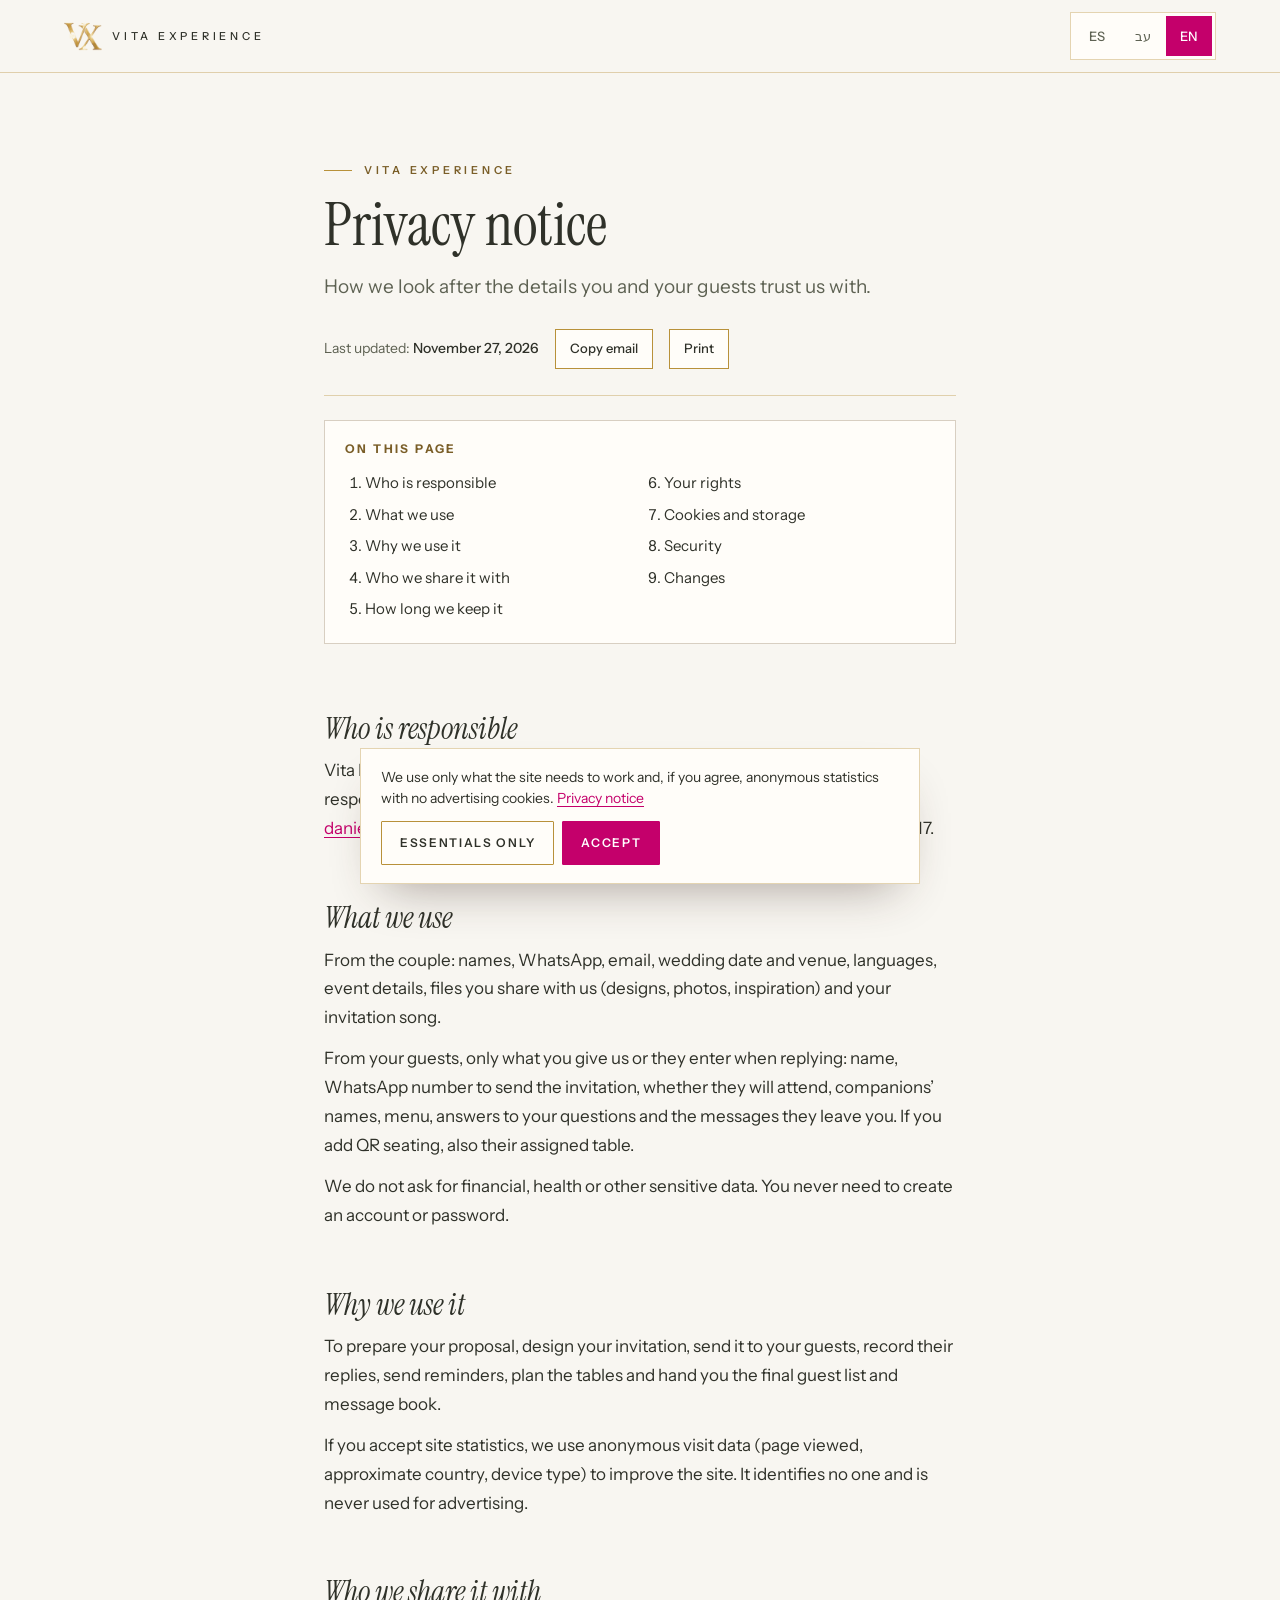
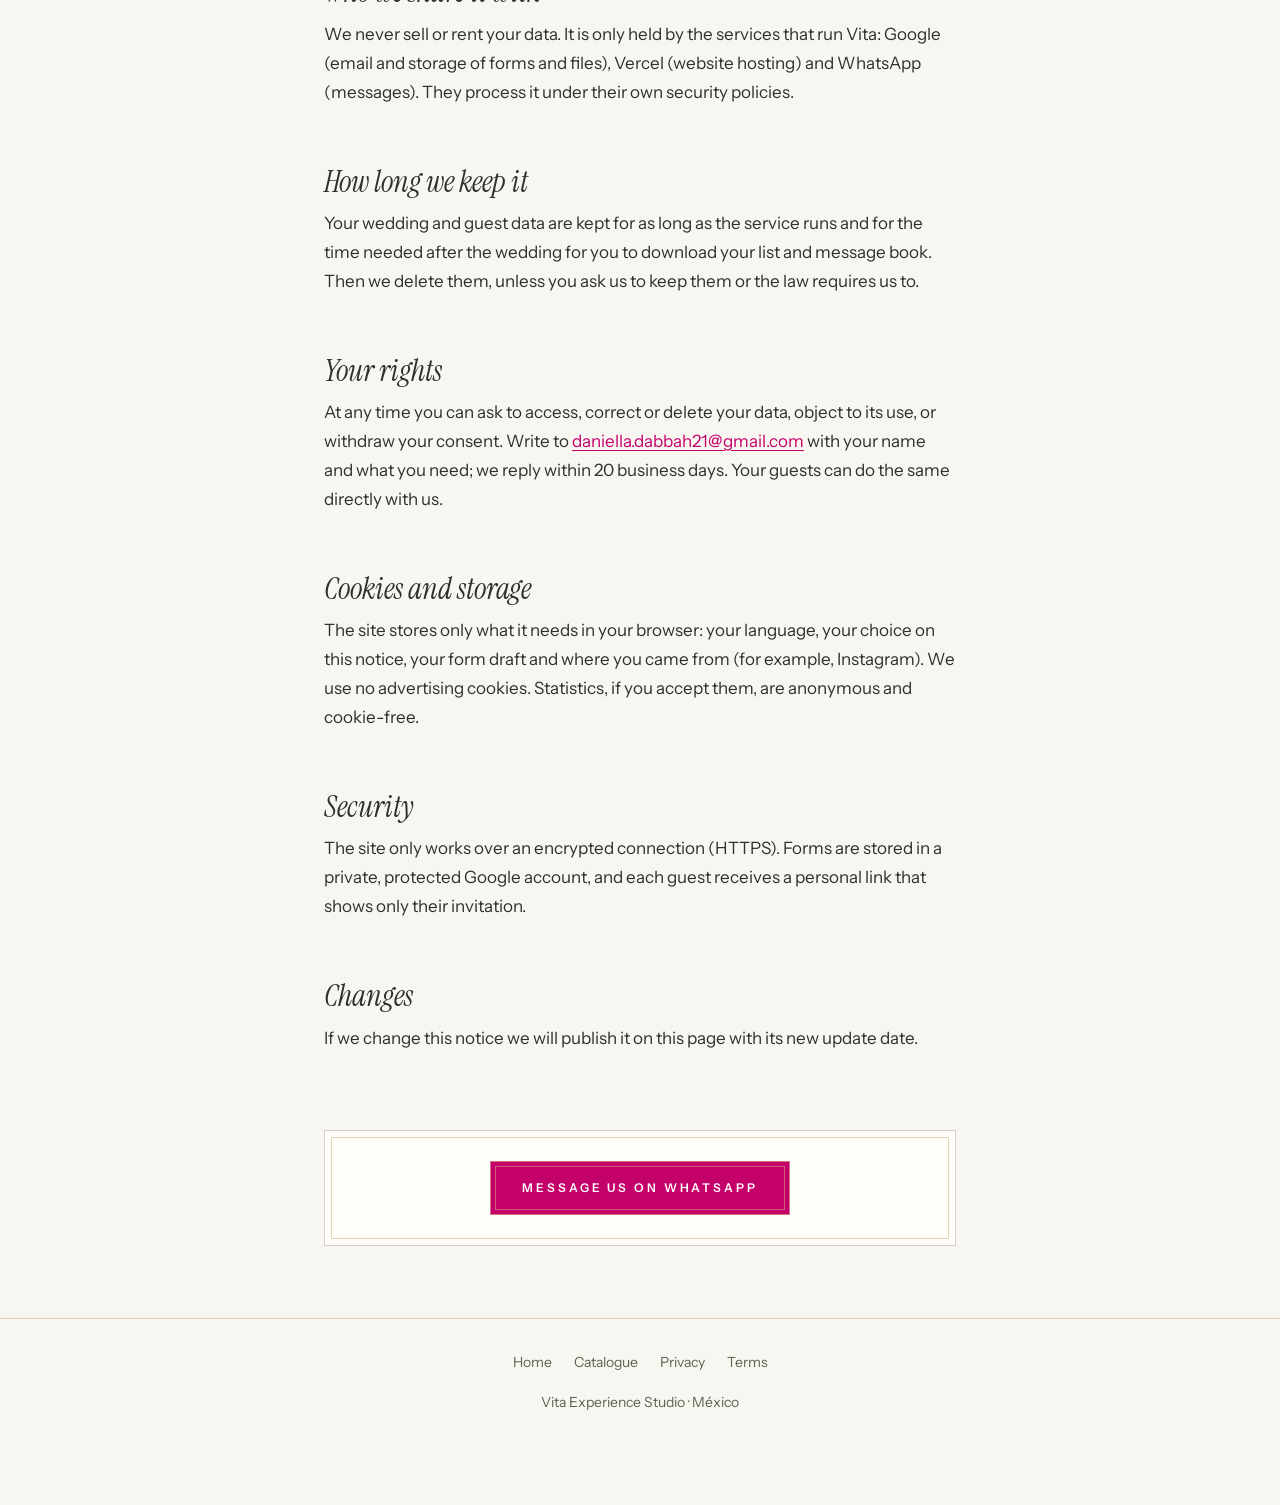
<file: privacidad.html>
<!DOCTYPE html>
<html lang="es" dir="ltr">
<head>
<meta charset="utf-8">
<meta name="viewport" content="width=device-width,initial-scale=1">
<title>Aviso de privacidad · Vita Experience</title>
<meta name="description" content="Cómo Vita Experience cuida los datos de los novios y de sus invitados: qué usamos, para qué, por cuánto tiempo y cómo ejercer tus derechos.">
<link rel="canonical" href="https://vitaexperience.studio/privacidad">
<meta name="theme-color" content="#F8F6F1">
<meta property="og:type" content="website">
<meta property="og:site_name" content="Vita Experience">
<meta property="og:title" content="Aviso de privacidad · Vita Experience">
<meta property="og:description" content="Cómo Vita Experience cuida los datos de los novios y de sus invitados: qué usamos, para qué, por cuánto tiempo y cómo ejercer tus derechos.">
<meta property="og:url" content="https://vitaexperience.studio/privacidad">
<meta property="og:image" content="https://vitaexperience.studio/og.jpg">
<meta property="og:image:width" content="1200"><meta property="og:image:height" content="630">
<meta property="og:image:alt" content="Sobre de Vita Experience con sello de lacre: Una invitación. Cada familia, en su idioma.">
<meta name="twitter:card" content="summary_large_image">
<link rel="icon" href="/favicon.ico" sizes="any"><link rel="icon" href="/favicon-32.png" type="image/png"><link rel="apple-touch-icon" href="/apple-touch-icon.png">
<link rel="stylesheet" href="/fonts/fonts.css">
<link rel="stylesheet" href="/assets/vita.css">
<style>
:root{--ivory:#F8F6F1;--paper:#FFFDF9;--sand:#D8CFC2;--ink:#2F3129;--sage:#5E6253;--gold:#B8913A;--gold-lo:#7A5E28;--rosa:#C4006B;--rosa-deep:#A8005C;--line:rgba(184,145,58,.38)}
*{box-sizing:border-box;min-width:0}
html{scroll-padding-top:96px;-webkit-text-size-adjust:100%}
body{margin:0;background:var(--ivory);color:var(--ink);font:17px/1.7 'Instrument Sans','Helvetica Neue',Arial,sans-serif}
[dir=rtl] body{font-family:'Heebo',Arial,sans-serif}
a{color:var(--rosa);text-underline-offset:3px}a:hover{color:var(--rosa-deep)}
:focus-visible{outline:2px solid var(--rosa);outline-offset:3px}
.top{position:sticky;top:0;z-index:40;display:flex;align-items:center;justify-content:space-between;gap:12px;flex-wrap:wrap;padding:12px max(5vw,16px);background:rgba(248,246,241,.92);backdrop-filter:blur(10px);border-bottom:1px solid var(--line)}
.brand{display:flex;align-items:center;gap:10px;color:var(--ink);text-decoration:none}
.brand img{height:30px;width:auto}
.brand span{font-size:11px;font-weight:500;letter-spacing:.34em;text-transform:uppercase}
.langs{display:flex;border:1px solid var(--line);padding:3px;background:var(--paper)}
.langs button{min-height:40px;min-width:46px;border:0;background:none;color:var(--sage);font-family:inherit;font-size:13px;font-weight:500;line-height:1;cursor:pointer;padding:0 12px}
.langs button:hover{color:var(--rosa)}
.langs button[aria-pressed=true]{background:var(--rosa);color:#fff}
main{max-width:760px;margin:0 auto;padding:clamp(40px,7vw,88px) max(5vw,18px) 72px}
.eyebrow{font-size:11px;font-weight:600;letter-spacing:.34em;text-transform:uppercase;color:var(--gold-lo);margin:0 0 14px;display:flex;align-items:center;gap:12px}
.eyebrow::before{content:"";width:28px;height:1px;background:var(--gold)}
[dir=rtl] .eyebrow{letter-spacing:.04em;font-size:14px}
h1{font:400 clamp(40px,6vw,60px)/1.05 'Instrument Serif',Georgia,serif;margin:0 0 14px;text-wrap:balance}
[dir=rtl] h1,[dir=rtl] h2{font-family:'Frank Ruhl Libre',serif;font-weight:400}
.lead{font-size:19px;color:var(--sage);margin:0 0 10px}
.meta{display:flex;flex-wrap:wrap;gap:8px 16px;align-items:center;font-size:14px;color:var(--sage);padding:16px 0 26px;border-bottom:1px solid var(--line);margin-bottom:24px}
.meta time{color:var(--ink);font-weight:500}
.tool{min-height:40px;padding:0 14px;border:1px solid var(--gold);background:var(--paper);color:var(--ink);font-family:inherit;font-size:13px;font-weight:500;line-height:1;cursor:pointer}
.tool:hover{background:var(--ivory);border-color:var(--rosa);color:var(--rosa)}
.toc{margin:0 0 40px;padding:18px 20px;background:var(--paper);border:1px solid var(--sand)}
.toc b{display:block;font-size:12px;letter-spacing:.2em;text-transform:uppercase;color:var(--gold-lo);margin-bottom:8px}
[dir=rtl] .toc b{letter-spacing:.02em;font-size:14px}
.toc ol{margin:0;padding-inline-start:20px;columns:2 240px;column-gap:28px}
.toc li{break-inside:avoid;padding:3px 0;font-size:15px}
.toc a{color:var(--ink);text-decoration:none}.toc a:hover{color:var(--rosa);text-decoration:underline}
section{padding:6px 0 18px}
h2{font:italic 400 30px/1.15 'Instrument Serif',Georgia,serif;margin:22px 0 10px;color:var(--ink)}
[dir=rtl] h2{font-style:normal;font-size:27px}
section p{margin:0 0 12px;max-width:68ch}
.cta{margin-top:48px;padding:30px 26px;text-align:center;background:var(--paper);border:1px solid var(--sand);position:relative}
.cta::before{content:"";position:absolute;inset:6px;border:1px solid var(--line);pointer-events:none}
.btn{display:inline-flex;align-items:center;justify-content:center;min-height:54px;padding:0 32px;background:var(--rosa);color:#fff;text-decoration:none;font-size:12px;font-weight:600;letter-spacing:.24em;text-transform:uppercase;box-shadow:inset 0 0 0 1px rgba(230,207,148,.55),inset 0 0 0 5px var(--rosa),inset 0 0 0 6px rgba(230,207,148,.45);transition:background .2s,transform .2s}
.btn:hover{background:var(--rosa-deep);color:#fff;transform:translateY(-1px)}
[dir=rtl] .btn{letter-spacing:.04em;font-size:15px}
footer{border-top:1px solid var(--line);padding:26px max(5vw,16px) 90px;text-align:center;font-size:14px;color:var(--sage)}
footer nav{display:flex;gap:6px 22px;justify-content:center;flex-wrap:wrap;margin-bottom:10px}
footer a{color:var(--sage);text-decoration:none;padding:6px 0}footer a:hover{color:var(--rosa);text-decoration:underline}
[data-l]{display:none}
html[lang=es] [data-l=es],html[lang=en] [data-l=en],html[lang=he] [data-l=he]{display:block}
@media(max-width:600px){body{font-size:16px}.lead{font-size:17px}}
@media(max-width:440px){.top{flex-wrap:nowrap}.brand span{letter-spacing:.18em;font-size:10px}.langs button{min-width:38px;padding:0 8px}}
</style>
</head>
<body data-vx="top progress">
<header class="top"><a class="brand" href="/" aria-label="Vita Experience, inicio"><img src="/assets/vx.png" alt="" width="38" height="30"><span>Vita Experience</span></a>
<div class="langs" role="group" aria-label="Idioma · שפה · Language"><button type="button" data-lang="es" aria-pressed="true">ES</button><button type="button" data-lang="he" aria-pressed="false">עב</button><button type="button" data-lang="en" aria-pressed="false">EN</button></div></header>
<main id="contenido"><article data-l="es" lang="es" class="vx-legal">
<p class="eyebrow">Vita Experience</p><h1>Aviso de privacidad</h1><p class="lead">Cómo cuidamos los datos que nos confías a ti y a tus invitados.</p>
<div class="meta"><span>Última actualización: <time datetime="2026-11-27">27 de noviembre de 2026</time></span><button type="button" class="tool vx-noprint" data-copy="daniella.dabbah21@gmail.com">Copiar correo</button><button type="button" class="tool vx-noprint" data-print>Imprimir</button></div>
<nav class="toc vx-noprint" aria-label="En esta página"><b>En esta página</b><ol><li><a href="#es-1">Quién es responsable</a></li><li><a href="#es-2">Qué datos usamos</a></li><li><a href="#es-3">Para qué los usamos</a></li><li><a href="#es-4">Con quién los compartimos</a></li><li><a href="#es-5">Cuánto tiempo los guardamos</a></li><li><a href="#es-6">Tus derechos</a></li><li><a href="#es-7">Cookies y almacenamiento</a></li><li><a href="#es-8">Seguridad</a></li><li><a href="#es-9">Cambios a este aviso</a></li></ol></nav>
<section aria-labelledby="es-1"><h2 id="es-1">Quién es responsable</h2><p>Vita Experience Studio, representada por Daniella Dabbah, con domicilio en México, es responsable del tratamiento de tus datos personales. Para cualquier tema de privacidad escríbenos a <a href="mailto:daniella.dabbah21@gmail.com">daniella.dabbah21@gmail.com</a> o por WhatsApp al +52 56 6467 4617.</p></section><section aria-labelledby="es-2"><h2 id="es-2">Qué datos usamos</h2><p>De los novios: nombres, WhatsApp, correo, fecha y lugar de la boda, idiomas, detalles del evento, archivos que nos compartes (diseños, fotos, inspiración) y la canción de tu invitación.</p><p>De tus invitados, solo los que tú nos das o ellos escriben al confirmar: nombre, número de WhatsApp para enviarles la invitación, si asistirán, nombres de sus acompañantes, menú, respuestas a tus preguntas y mensajes que te dejen. Si contratas mesas con QR, también la mesa asignada.</p><p>No pedimos datos financieros, de salud ni otros datos sensibles. No pedimos que crees una cuenta ni contraseña.</p></section><section aria-labelledby="es-3"><h2 id="es-3">Para qué los usamos</h2><p>Para prepararte una propuesta, diseñar tu invitación, enviarla a tus invitados, registrar sus confirmaciones, mandar los recordatorios, armar las mesas y entregarte la lista final y el libro de mensajes.</p><p>Si aceptas las estadísticas del sitio, usamos datos anónimos de visitas (página vista, país aproximado, tipo de dispositivo) para mejorarlo. No identifican a nadie ni se usan para publicidad.</p></section><section aria-labelledby="es-4"><h2 id="es-4">Con quién los compartimos</h2><p>No vendemos ni rentamos tus datos. Solo los guardan los servicios que hacen funcionar Vita: Google (correo y almacenamiento de formularios y archivos), Vercel (alojamiento del sitio) y WhatsApp (envío de mensajes). Ellos los tratan bajo sus propias políticas de seguridad.</p></section><section aria-labelledby="es-5"><h2 id="es-5">Cuánto tiempo los guardamos</h2><p>Los datos de tu boda y de tus invitados se conservan mientras dure el servicio y el tiempo necesario después de la boda para que descargues tu lista y tu libro de mensajes. Después los borramos, salvo que nos pidas conservarlos o la ley nos obligue a guardarlos.</p></section><section aria-labelledby="es-6"><h2 id="es-6">Tus derechos</h2><p>Puedes pedirnos en cualquier momento acceder a tus datos, corregirlos, borrarlos u oponerte a su uso (derechos ARCO), o retirar tu consentimiento. Escríbenos a <a href="mailto:daniella.dabbah21@gmail.com">daniella.dabbah21@gmail.com</a> con tu nombre y lo que necesitas; te respondemos en un máximo de 20 días hábiles. Tus invitados pueden hacer lo mismo directamente con nosotros.</p></section><section aria-labelledby="es-7"><h2 id="es-7">Cookies y almacenamiento</h2><p>El sitio guarda en tu navegador solo lo necesario: tu idioma, tu elección sobre este aviso, el borrador de tu formulario y de dónde llegaste (por ejemplo, Instagram). No usamos cookies de publicidad. Las estadísticas, si las aceptas, son anónimas y no usan cookies.</p></section><section aria-labelledby="es-8"><h2 id="es-8">Seguridad</h2><p>El sitio funciona solo con conexión cifrada (HTTPS). Los formularios se guardan en una cuenta privada de Google protegida, y cada invitado recibe un enlace personal que solo muestra su invitación.</p></section><section aria-labelledby="es-9"><h2 id="es-9">Cambios a este aviso</h2><p>Si cambiamos este aviso lo publicaremos en esta página con su nueva fecha de actualización.</p></section>
<div class="cta vx-noprint"><a class="btn" href="https://wa.me/525664674617" target="_blank" rel="noopener">Escríbenos por WhatsApp</a></div>
</article><article data-l="en" lang="en" class="vx-legal">
<p class="eyebrow">Vita Experience</p><h1>Privacy notice</h1><p class="lead">How we look after the details you and your guests trust us with.</p>
<div class="meta"><span>Last updated: <time datetime="2026-11-27">November 27, 2026</time></span><button type="button" class="tool vx-noprint" data-copy="daniella.dabbah21@gmail.com">Copy email</button><button type="button" class="tool vx-noprint" data-print>Print</button></div>
<nav class="toc vx-noprint" aria-label="On this page"><b>On this page</b><ol><li><a href="#en-1">Who is responsible</a></li><li><a href="#en-2">What we use</a></li><li><a href="#en-3">Why we use it</a></li><li><a href="#en-4">Who we share it with</a></li><li><a href="#en-5">How long we keep it</a></li><li><a href="#en-6">Your rights</a></li><li><a href="#en-7">Cookies and storage</a></li><li><a href="#en-8">Security</a></li><li><a href="#en-9">Changes</a></li></ol></nav>
<section aria-labelledby="en-1"><h2 id="en-1">Who is responsible</h2><p>Vita Experience Studio, represented by Daniella Dabbah, based in Mexico, is responsible for your personal data. For anything privacy-related, write to <a href="mailto:daniella.dabbah21@gmail.com">daniella.dabbah21@gmail.com</a> or message us on WhatsApp at +52 56 6467 4617.</p></section><section aria-labelledby="en-2"><h2 id="en-2">What we use</h2><p>From the couple: names, WhatsApp, email, wedding date and venue, languages, event details, files you share with us (designs, photos, inspiration) and your invitation song.</p><p>From your guests, only what you give us or they enter when replying: name, WhatsApp number to send the invitation, whether they will attend, companions’ names, menu, answers to your questions and the messages they leave you. If you add QR seating, also their assigned table.</p><p>We do not ask for financial, health or other sensitive data. You never need to create an account or password.</p></section><section aria-labelledby="en-3"><h2 id="en-3">Why we use it</h2><p>To prepare your proposal, design your invitation, send it to your guests, record their replies, send reminders, plan the tables and hand you the final guest list and message book.</p><p>If you accept site statistics, we use anonymous visit data (page viewed, approximate country, device type) to improve the site. It identifies no one and is never used for advertising.</p></section><section aria-labelledby="en-4"><h2 id="en-4">Who we share it with</h2><p>We never sell or rent your data. It is only held by the services that run Vita: Google (email and storage of forms and files), Vercel (website hosting) and WhatsApp (messages). They process it under their own security policies.</p></section><section aria-labelledby="en-5"><h2 id="en-5">How long we keep it</h2><p>Your wedding and guest data are kept for as long as the service runs and for the time needed after the wedding for you to download your list and message book. Then we delete them, unless you ask us to keep them or the law requires us to.</p></section><section aria-labelledby="en-6"><h2 id="en-6">Your rights</h2><p>At any time you can ask to access, correct or delete your data, object to its use, or withdraw your consent. Write to <a href="mailto:daniella.dabbah21@gmail.com">daniella.dabbah21@gmail.com</a> with your name and what you need; we reply within 20 business days. Your guests can do the same directly with us.</p></section><section aria-labelledby="en-7"><h2 id="en-7">Cookies and storage</h2><p>The site stores only what it needs in your browser: your language, your choice on this notice, your form draft and where you came from (for example, Instagram). We use no advertising cookies. Statistics, if you accept them, are anonymous and cookie-free.</p></section><section aria-labelledby="en-8"><h2 id="en-8">Security</h2><p>The site only works over an encrypted connection (HTTPS). Forms are stored in a private, protected Google account, and each guest receives a personal link that shows only their invitation.</p></section><section aria-labelledby="en-9"><h2 id="en-9">Changes</h2><p>If we change this notice we will publish it on this page with its new update date.</p></section>
<div class="cta vx-noprint"><a class="btn" href="https://wa.me/525664674617" target="_blank" rel="noopener">Message us on WhatsApp</a></div>
</article><article data-l="he" lang="he" class="vx-legal">
<p class="eyebrow">Vita Experience</p><h1>מדיניות פרטיות</h1><p class="lead">איך אנחנו שומרים על המידע שאתם והאורחים שלכם מפקידים בידינו.</p>
<div class="meta"><span>עודכן לאחרונה: <time datetime="2026-11-27">27 בנובמבר 2026</time></span><button type="button" class="tool vx-noprint" data-copy="daniella.dabbah21@gmail.com">העתקת אימייל</button><button type="button" class="tool vx-noprint" data-print>הדפסה</button></div>
<nav class="toc vx-noprint" aria-label="בעמוד הזה"><b>בעמוד הזה</b><ol><li><a href="#he-1">מי אחראי</a></li><li><a href="#he-2">איזה מידע אנחנו משתמשים</a></li><li><a href="#he-3">למה אנחנו משתמשים בו</a></li><li><a href="#he-4">עם מי אנחנו משתפים</a></li><li><a href="#he-5">כמה זמן אנחנו שומרים</a></li><li><a href="#he-6">הזכויות שלכם</a></li><li><a href="#he-7">עוגיות ואחסון</a></li><li><a href="#he-8">אבטחה</a></li><li><a href="#he-9">שינויים</a></li></ol></nav>
<section aria-labelledby="he-1"><h2 id="he-1">מי אחראי</h2><p>Vita Experience Studio, בייצוג דניאלה דבאח, מקסיקו, אחראית על המידע האישי שלכם. לכל שאלה בנושא פרטיות כתבו ל-<a href="mailto:daniella.dabbah21@gmail.com">daniella.dabbah21@gmail.com</a> או בוואטסאפ ‎+52 56 6467 4617.</p></section><section aria-labelledby="he-2"><h2 id="he-2">איזה מידע אנחנו משתמשים</h2><p>מבני הזוג: שמות, וואטסאפ, אימייל, תאריך ומקום החתונה, שפות, פרטי האירוע, קבצים שאתם משתפים (עיצובים, תמונות, השראה) והשיר של ההזמנה.</p><p>מהאורחים, רק מה שאתם מוסרים או מה שהם כותבים באישור ההגעה: שם, מספר וואטסאפ לשליחת ההזמנה, האם יגיעו, שמות המלווים, מנה, תשובות לשאלות שלכם והברכות שהם משאירים. אם הוספתם סידורי הושבה עם QR, גם השולחן.</p><p>איננו מבקשים מידע פיננסי, רפואי או מידע רגיש אחר. אין צורך לפתוח חשבון או סיסמה.</p></section><section aria-labelledby="he-3"><h2 id="he-3">למה אנחנו משתמשים בו</h2><p>כדי להכין לכם הצעה, לעצב את ההזמנה, לשלוח אותה לאורחים, לרשום את אישורי ההגעה, לשלוח תזכורות, לסדר את השולחנות ולמסור לכם את הרשימה הסופית וספר הברכות.</p><p>אם תאשרו סטטיסטיקה, נשתמש בנתוני ביקור אנונימיים (עמוד שנצפה, מדינה משוערת, סוג מכשיר) כדי לשפר את האתר. הם לא מזהים אף אחד ולא משמשים לפרסום.</p></section><section aria-labelledby="he-4"><h2 id="he-4">עם מי אנחנו משתפים</h2><p>איננו מוכרים או משכירים את המידע. רק השירותים שמפעילים את Vita שומרים אותו: Google (אימייל ואחסון טפסים וקבצים), Vercel (אחסון האתר) ו-WhatsApp (שליחת הודעות), לפי מדיניות האבטחה שלהם.</p></section><section aria-labelledby="he-5"><h2 id="he-5">כמה זמן אנחנו שומרים</h2><p>המידע על החתונה והאורחים נשמר כל עוד השירות פעיל והזמן הדרוש אחרי החתונה כדי שתורידו את הרשימה וספר הברכות. אחר כך אנחנו מוחקים אותו, אלא אם תבקשו לשמור או שהחוק מחייב.</p></section><section aria-labelledby="he-6"><h2 id="he-6">הזכויות שלכם</h2><p>בכל עת תוכלו לבקש לעיין במידע, לתקן או למחוק אותו, להתנגד לשימוש בו או לבטל את הסכמתכם. כתבו ל-<a href="mailto:daniella.dabbah21@gmail.com">daniella.dabbah21@gmail.com</a> עם שמכם ומה אתם צריכים; נענה תוך 20 ימי עסקים. גם האורחים יכולים לפנות אלינו ישירות.</p></section><section aria-labelledby="he-7"><h2 id="he-7">עוגיות ואחסון</h2><p>האתר שומר בדפדפן רק את מה שהוא צריך: השפה, הבחירה שלכם בהודעה הזו, טיוטת הטופס ומאיפה הגעתם (למשל אינסטגרם). אין עוגיות פרסום. הסטטיסטיקה, אם תאשרו, אנונימית וללא עוגיות.</p></section><section aria-labelledby="he-8"><h2 id="he-8">אבטחה</h2><p>האתר פועל רק בחיבור מוצפן (HTTPS). הטפסים נשמרים בחשבון Google פרטי ומוגן, וכל אורח מקבל קישור אישי שמציג רק את ההזמנה שלו.</p></section><section aria-labelledby="he-9"><h2 id="he-9">שינויים</h2><p>אם נשנה את המדיניות, נפרסם אותה בעמוד הזה עם תאריך העדכון החדש.</p></section>
<div class="cta vx-noprint"><a class="btn" href="https://wa.me/525664674617" target="_blank" rel="noopener">כתבו לנו בוואטסאפ</a></div>
</article></main>
<footer class="vx-noprint"><div data-l="es"><nav aria-label="Inicio"><a href="/">Inicio</a><a href="/catalogo">Catálogo</a><a href="/privacidad">Privacidad</a><a href="/terminos">Términos</a></nav>Vita Experience Studio · México</div><div data-l="en"><nav aria-label="Home"><a href="/">Home</a><a href="/catalogo">Catalogue</a><a href="/privacidad">Privacy</a><a href="/terminos">Terms</a></nav>Vita Experience Studio · México</div><div data-l="he"><nav aria-label="בית"><a href="/">בית</a><a href="/catalogo">קטלוג</a><a href="/privacidad">פרטיות</a><a href="/terminos">תנאים</a></nav>Vita Experience Studio · México</div></footer>
<script>
(function(){
var root=document.documentElement;
function set(l){ root.lang=l; root.dir=l==='he'?'rtl':'ltr'; document.querySelectorAll('.langs button').forEach(function(b){ b.setAttribute('aria-pressed',String(b.dataset.lang===l)); }); }
document.addEventListener('click',function(e){ var b=e.target.closest('.langs button'); if(b){ set(b.dataset.lang); try{ localStorage.setItem('vx_lang',b.dataset.lang); }catch(x){} } var p=e.target.closest('[data-print]'); if(p) window.print(); });
var h=(location.hash||'').slice(1), s=null; try{ s=localStorage.getItem('vx_lang'); }catch(x){}
var n=(navigator.language||'es').slice(0,2);
set(['es','en','he'].indexOf(h)>-1?h:(['es','en','he'].indexOf(s)>-1?s:(['he','en'].indexOf(n)>-1?n:'es')));
})();
</script>
<script src="/assets/vita.js" defer></script>
</body>
</html>
</file>
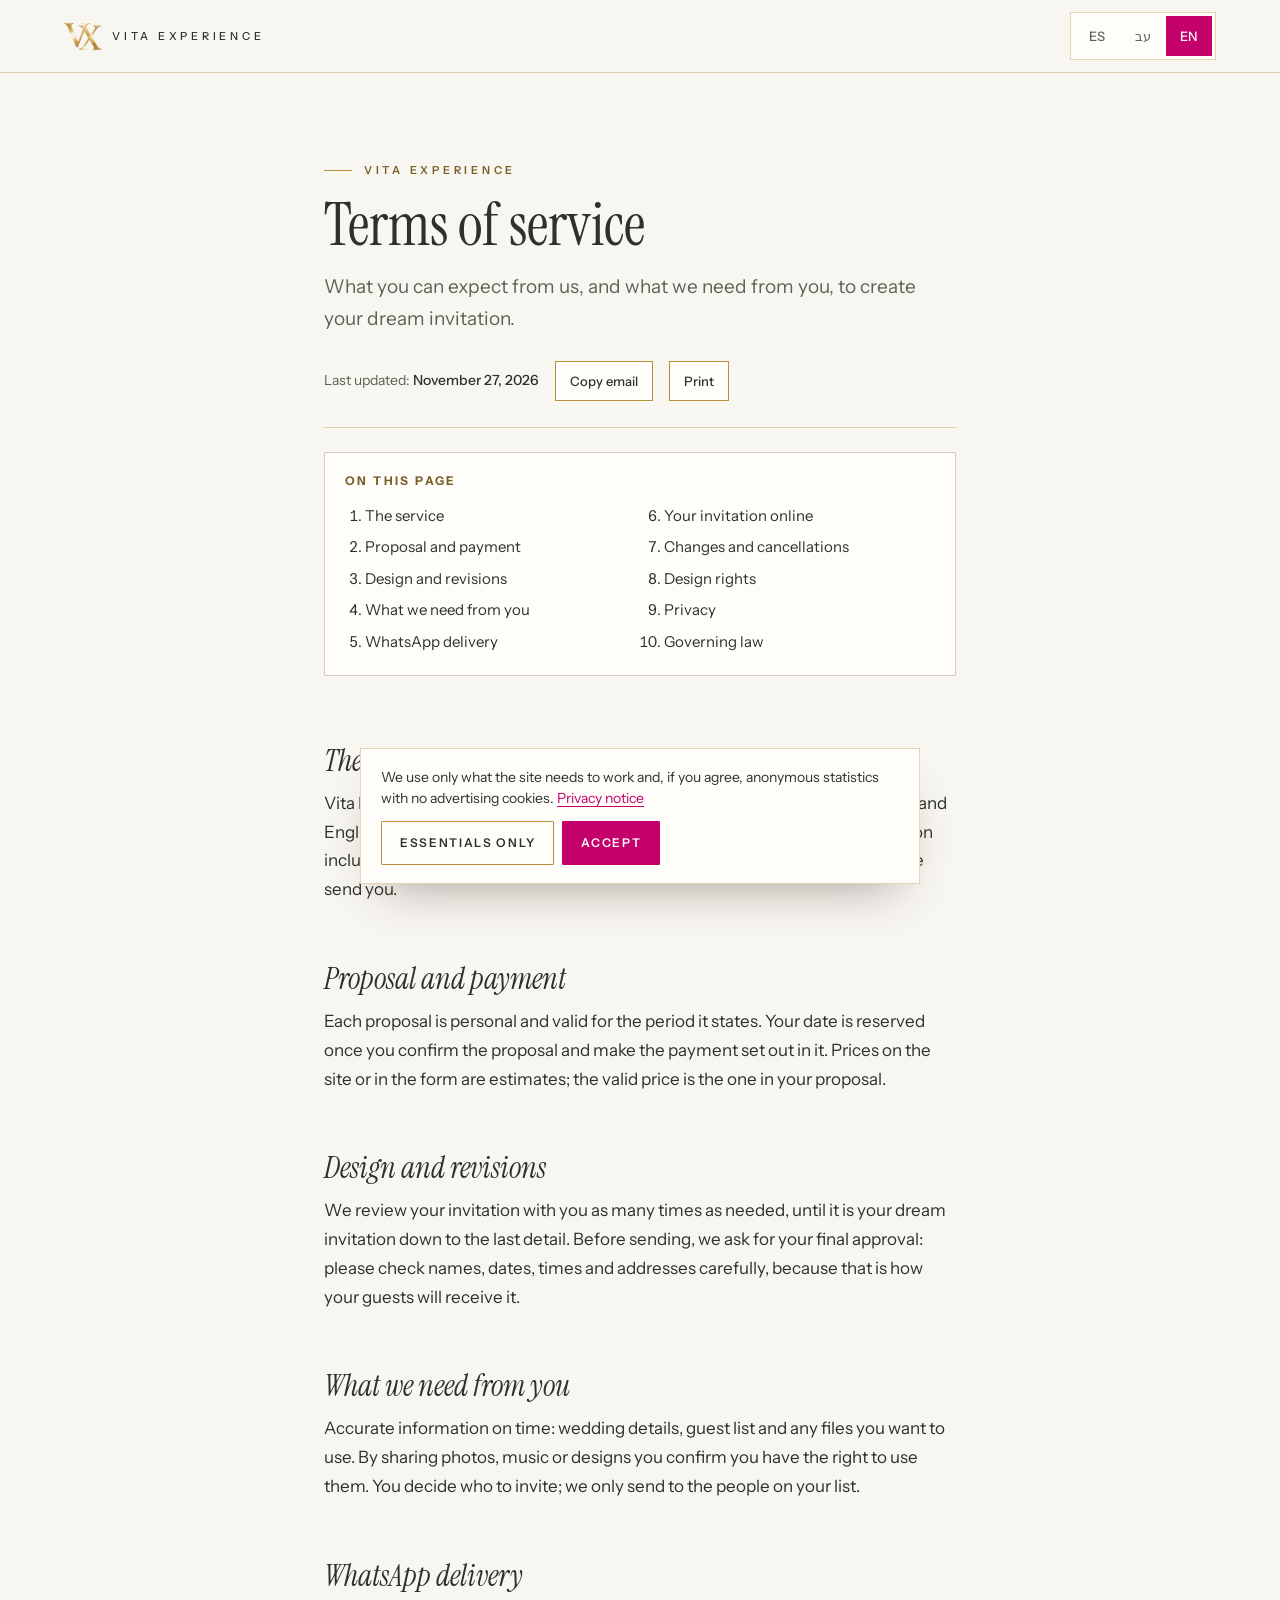
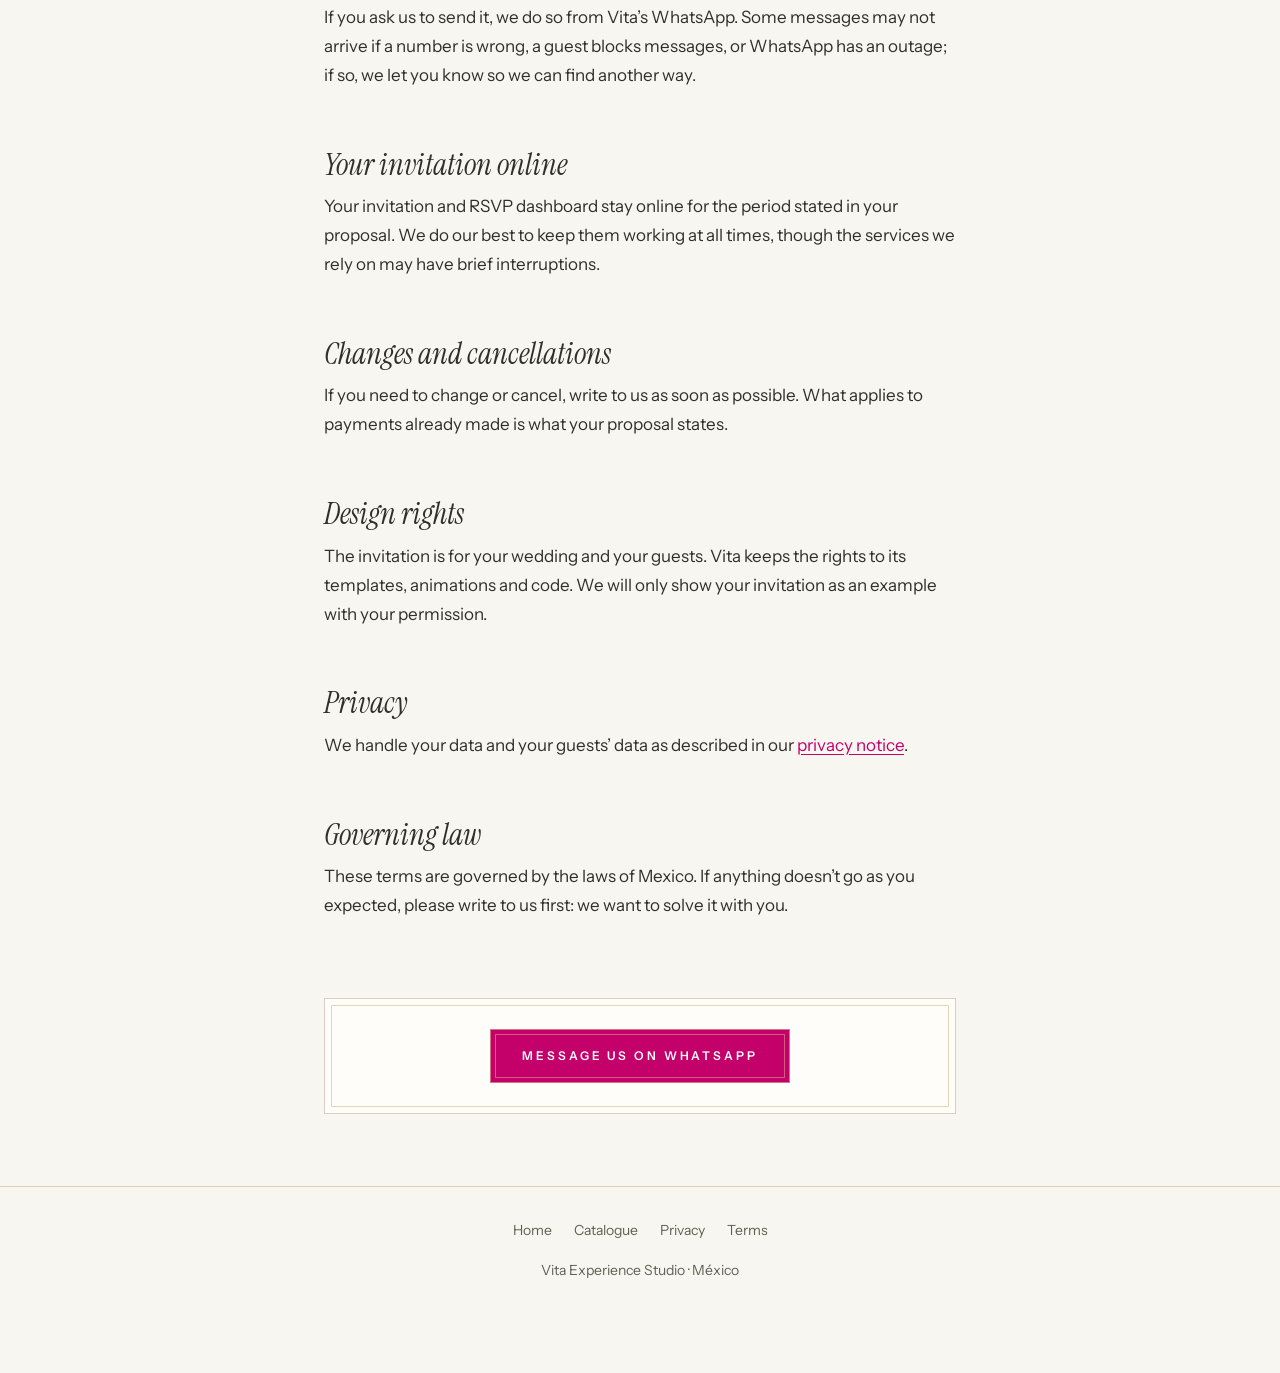
<file: terminos.html>
<!DOCTYPE html>
<html lang="es" dir="ltr">
<head>
<meta charset="utf-8">
<meta name="viewport" content="width=device-width,initial-scale=1">
<title>Términos del servicio · Vita Experience</title>
<meta name="description" content="Términos del servicio de Vita Experience Studio: propuesta, pago, diseño, revisiones, envíos por WhatsApp y derechos del diseño.">
<link rel="canonical" href="https://vitaexperience.studio/terminos">
<meta name="theme-color" content="#F8F6F1">
<meta property="og:type" content="website">
<meta property="og:site_name" content="Vita Experience">
<meta property="og:title" content="Términos del servicio · Vita Experience">
<meta property="og:description" content="Términos del servicio de Vita Experience Studio: propuesta, pago, diseño, revisiones, envíos por WhatsApp y derechos del diseño.">
<meta property="og:url" content="https://vitaexperience.studio/terminos">
<meta property="og:image" content="https://vitaexperience.studio/og.jpg">
<meta property="og:image:width" content="1200"><meta property="og:image:height" content="630">
<meta property="og:image:alt" content="Sobre de Vita Experience con sello de lacre: Una invitación. Cada familia, en su idioma.">
<meta name="twitter:card" content="summary_large_image">
<link rel="icon" href="/favicon.ico" sizes="any"><link rel="icon" href="/favicon-32.png" type="image/png"><link rel="apple-touch-icon" href="/apple-touch-icon.png">
<link rel="stylesheet" href="/fonts/fonts.css">
<link rel="stylesheet" href="/assets/vita.css">
<style>
:root{--ivory:#F8F6F1;--paper:#FFFDF9;--sand:#D8CFC2;--ink:#2F3129;--sage:#5E6253;--gold:#B8913A;--gold-lo:#7A5E28;--rosa:#C4006B;--rosa-deep:#A8005C;--line:rgba(184,145,58,.38)}
*{box-sizing:border-box;min-width:0}
html{scroll-padding-top:96px;-webkit-text-size-adjust:100%}
body{margin:0;background:var(--ivory);color:var(--ink);font:17px/1.7 'Instrument Sans','Helvetica Neue',Arial,sans-serif}
[dir=rtl] body{font-family:'Heebo',Arial,sans-serif}
a{color:var(--rosa);text-underline-offset:3px}a:hover{color:var(--rosa-deep)}
:focus-visible{outline:2px solid var(--rosa);outline-offset:3px}
.top{position:sticky;top:0;z-index:40;display:flex;align-items:center;justify-content:space-between;gap:12px;flex-wrap:wrap;padding:12px max(5vw,16px);background:rgba(248,246,241,.92);backdrop-filter:blur(10px);border-bottom:1px solid var(--line)}
.brand{display:flex;align-items:center;gap:10px;color:var(--ink);text-decoration:none}
.brand img{height:30px;width:auto}
.brand span{font-size:11px;font-weight:500;letter-spacing:.34em;text-transform:uppercase}
.langs{display:flex;border:1px solid var(--line);padding:3px;background:var(--paper)}
.langs button{min-height:40px;min-width:46px;border:0;background:none;color:var(--sage);font-family:inherit;font-size:13px;font-weight:500;line-height:1;cursor:pointer;padding:0 12px}
.langs button:hover{color:var(--rosa)}
.langs button[aria-pressed=true]{background:var(--rosa);color:#fff}
main{max-width:760px;margin:0 auto;padding:clamp(40px,7vw,88px) max(5vw,18px) 72px}
.eyebrow{font-size:11px;font-weight:600;letter-spacing:.34em;text-transform:uppercase;color:var(--gold-lo);margin:0 0 14px;display:flex;align-items:center;gap:12px}
.eyebrow::before{content:"";width:28px;height:1px;background:var(--gold)}
[dir=rtl] .eyebrow{letter-spacing:.04em;font-size:14px}
h1{font:400 clamp(40px,6vw,60px)/1.05 'Instrument Serif',Georgia,serif;margin:0 0 14px;text-wrap:balance}
[dir=rtl] h1,[dir=rtl] h2{font-family:'Frank Ruhl Libre',serif;font-weight:400}
.lead{font-size:19px;color:var(--sage);margin:0 0 10px}
.meta{display:flex;flex-wrap:wrap;gap:8px 16px;align-items:center;font-size:14px;color:var(--sage);padding:16px 0 26px;border-bottom:1px solid var(--line);margin-bottom:24px}
.meta time{color:var(--ink);font-weight:500}
.tool{min-height:40px;padding:0 14px;border:1px solid var(--gold);background:var(--paper);color:var(--ink);font-family:inherit;font-size:13px;font-weight:500;line-height:1;cursor:pointer}
.tool:hover{background:var(--ivory);border-color:var(--rosa);color:var(--rosa)}
.toc{margin:0 0 40px;padding:18px 20px;background:var(--paper);border:1px solid var(--sand)}
.toc b{display:block;font-size:12px;letter-spacing:.2em;text-transform:uppercase;color:var(--gold-lo);margin-bottom:8px}
[dir=rtl] .toc b{letter-spacing:.02em;font-size:14px}
.toc ol{margin:0;padding-inline-start:20px;columns:2 240px;column-gap:28px}
.toc li{break-inside:avoid;padding:3px 0;font-size:15px}
.toc a{color:var(--ink);text-decoration:none}.toc a:hover{color:var(--rosa);text-decoration:underline}
section{padding:6px 0 18px}
h2{font:italic 400 30px/1.15 'Instrument Serif',Georgia,serif;margin:22px 0 10px;color:var(--ink)}
[dir=rtl] h2{font-style:normal;font-size:27px}
section p{margin:0 0 12px;max-width:68ch}
.cta{margin-top:48px;padding:30px 26px;text-align:center;background:var(--paper);border:1px solid var(--sand);position:relative}
.cta::before{content:"";position:absolute;inset:6px;border:1px solid var(--line);pointer-events:none}
.btn{display:inline-flex;align-items:center;justify-content:center;min-height:54px;padding:0 32px;background:var(--rosa);color:#fff;text-decoration:none;font-size:12px;font-weight:600;letter-spacing:.24em;text-transform:uppercase;box-shadow:inset 0 0 0 1px rgba(230,207,148,.55),inset 0 0 0 5px var(--rosa),inset 0 0 0 6px rgba(230,207,148,.45);transition:background .2s,transform .2s}
.btn:hover{background:var(--rosa-deep);color:#fff;transform:translateY(-1px)}
[dir=rtl] .btn{letter-spacing:.04em;font-size:15px}
footer{border-top:1px solid var(--line);padding:26px max(5vw,16px) 90px;text-align:center;font-size:14px;color:var(--sage)}
footer nav{display:flex;gap:6px 22px;justify-content:center;flex-wrap:wrap;margin-bottom:10px}
footer a{color:var(--sage);text-decoration:none;padding:6px 0}footer a:hover{color:var(--rosa);text-decoration:underline}
[data-l]{display:none}
html[lang=es] [data-l=es],html[lang=en] [data-l=en],html[lang=he] [data-l=he]{display:block}
@media(max-width:600px){body{font-size:16px}.lead{font-size:17px}}
@media(max-width:440px){.top{flex-wrap:nowrap}.brand span{letter-spacing:.18em;font-size:10px}.langs button{min-width:38px;padding:0 8px}}
</style>
</head>
<body data-vx="top progress">
<header class="top"><a class="brand" href="/" aria-label="Vita Experience, inicio"><img src="/assets/vx.png" alt="" width="38" height="30"><span>Vita Experience</span></a>
<div class="langs" role="group" aria-label="Idioma · שפה · Language"><button type="button" data-lang="es" aria-pressed="true">ES</button><button type="button" data-lang="he" aria-pressed="false">עב</button><button type="button" data-lang="en" aria-pressed="false">EN</button></div></header>
<main id="contenido"><article data-l="es" lang="es" class="vx-legal">
<p class="eyebrow">Vita Experience</p><h1>Términos del servicio</h1><p class="lead">Lo que puedes esperar de nosotros y lo que necesitamos de ti para crear la invitación de tus sueños.</p>
<div class="meta"><span>Última actualización: <time datetime="2026-11-27">27 de noviembre de 2026</time></span><button type="button" class="tool vx-noprint" data-copy="daniella.dabbah21@gmail.com">Copiar correo</button><button type="button" class="tool vx-noprint" data-print>Imprimir</button></div>
<nav class="toc vx-noprint" aria-label="En esta página"><b>En esta página</b><ol><li><a href="#es-1">El servicio</a></li><li><a href="#es-2">Propuesta y pago</a></li><li><a href="#es-3">Diseño y revisiones</a></li><li><a href="#es-4">Lo que necesitamos de ti</a></li><li><a href="#es-5">Envíos por WhatsApp</a></li><li><a href="#es-6">Tu invitación en línea</a></li><li><a href="#es-7">Cambios y cancelaciones</a></li><li><a href="#es-8">Derechos del diseño</a></li><li><a href="#es-9">Privacidad</a></li><li><a href="#es-10">Ley aplicable</a></li></ol></nav>
<section aria-labelledby="es-1"><h2 id="es-1">El servicio</h2><p>Vita Experience Studio diseña invitaciones digitales de boda en español, hebreo e inglés, con confirmación de asistencia, recordatorios y, si lo contratas, mesas con QR. Lo que incluye tu invitación, su precio y sus fechas quedan por escrito en la propuesta personalizada que te enviamos.</p></section><section aria-labelledby="es-2"><h2 id="es-2">Propuesta y pago</h2><p>Cada propuesta es personal y tiene la vigencia que indica. Tu fecha queda apartada cuando confirmas la propuesta y haces el pago acordado en ella. Los precios del sitio o del formulario son estimados; el precio válido es el de tu propuesta.</p></section><section aria-labelledby="es-3"><h2 id="es-3">Diseño y revisiones</h2><p>Revisamos tu invitación contigo las veces que haga falta, hasta que sea la invitación de tus sueños hasta el último detalle. Antes de enviarla te pedimos tu aprobación final: después de aprobarla, revisa bien nombres, fechas, horarios y direcciones, porque así la recibirán tus invitados.</p></section><section aria-labelledby="es-4"><h2 id="es-4">Lo que necesitamos de ti</h2><p>Información correcta y a tiempo: datos de la boda, lista de invitados y los archivos que quieras usar. Al compartir fotos, música o diseños nos confirmas que tienes derecho a usarlos. Tú decides a quién invitar; nosotros solo enviamos a quien está en tu lista.</p></section><section aria-labelledby="es-5"><h2 id="es-5">Envíos por WhatsApp</h2><p>Si nos encargas el envío, lo hacemos desde nuestro WhatsApp de Vita. Algunos mensajes pueden no llegar si el número es incorrecto, si el invitado bloqueó mensajes o por fallas de WhatsApp; en ese caso te avisamos para buscar otra forma.</p></section><section aria-labelledby="es-6"><h2 id="es-6">Tu invitación en línea</h2><p>Tu invitación y tu panel de confirmaciones siguen en línea durante el periodo indicado en tu propuesta. Hacemos lo posible para que funcionen siempre, aunque pueden presentarse interrupciones breves de los servicios que usamos.</p></section><section aria-labelledby="es-7"><h2 id="es-7">Cambios y cancelaciones</h2><p>Si necesitas cambiar o cancelar, escríbenos cuanto antes. Lo que aplique sobre pagos ya hechos es lo que diga tu propuesta.</p></section><section aria-labelledby="es-8"><h2 id="es-8">Derechos del diseño</h2><p>La invitación es para tu boda y tus invitados. Vita conserva los derechos de sus plantillas, animaciones y código. Solo mostraremos tu invitación como ejemplo si nos das permiso.</p></section><section aria-labelledby="es-9"><h2 id="es-9">Privacidad</h2><p>Tratamos tus datos y los de tus invitados como explica nuestro <a href="/privacidad">aviso de privacidad</a>.</p></section><section aria-labelledby="es-10"><h2 id="es-10">Ley aplicable</h2><p>Estos términos se rigen por las leyes de México. Si algo no sale como esperabas, escríbenos primero: queremos resolverlo contigo.</p></section>
<div class="cta vx-noprint"><a class="btn" href="https://wa.me/525664674617" target="_blank" rel="noopener">Escríbenos por WhatsApp</a></div>
</article><article data-l="en" lang="en" class="vx-legal">
<p class="eyebrow">Vita Experience</p><h1>Terms of service</h1><p class="lead">What you can expect from us, and what we need from you, to create your dream invitation.</p>
<div class="meta"><span>Last updated: <time datetime="2026-11-27">November 27, 2026</time></span><button type="button" class="tool vx-noprint" data-copy="daniella.dabbah21@gmail.com">Copy email</button><button type="button" class="tool vx-noprint" data-print>Print</button></div>
<nav class="toc vx-noprint" aria-label="On this page"><b>On this page</b><ol><li><a href="#en-1">The service</a></li><li><a href="#en-2">Proposal and payment</a></li><li><a href="#en-3">Design and revisions</a></li><li><a href="#en-4">What we need from you</a></li><li><a href="#en-5">WhatsApp delivery</a></li><li><a href="#en-6">Your invitation online</a></li><li><a href="#en-7">Changes and cancellations</a></li><li><a href="#en-8">Design rights</a></li><li><a href="#en-9">Privacy</a></li><li><a href="#en-10">Governing law</a></li></ol></nav>
<section aria-labelledby="en-1"><h2 id="en-1">The service</h2><p>Vita Experience Studio designs digital wedding invitations in Spanish, Hebrew and English, with RSVP, reminders and, if you add it, QR seating. What your invitation includes, its price and its dates are set out in writing in the personal proposal we send you.</p></section><section aria-labelledby="en-2"><h2 id="en-2">Proposal and payment</h2><p>Each proposal is personal and valid for the period it states. Your date is reserved once you confirm the proposal and make the payment set out in it. Prices on the site or in the form are estimates; the valid price is the one in your proposal.</p></section><section aria-labelledby="en-3"><h2 id="en-3">Design and revisions</h2><p>We review your invitation with you as many times as needed, until it is your dream invitation down to the last detail. Before sending, we ask for your final approval: please check names, dates, times and addresses carefully, because that is how your guests will receive it.</p></section><section aria-labelledby="en-4"><h2 id="en-4">What we need from you</h2><p>Accurate information on time: wedding details, guest list and any files you want to use. By sharing photos, music or designs you confirm you have the right to use them. You decide who to invite; we only send to the people on your list.</p></section><section aria-labelledby="en-5"><h2 id="en-5">WhatsApp delivery</h2><p>If you ask us to send it, we do so from Vita’s WhatsApp. Some messages may not arrive if a number is wrong, a guest blocks messages, or WhatsApp has an outage; if so, we let you know so we can find another way.</p></section><section aria-labelledby="en-6"><h2 id="en-6">Your invitation online</h2><p>Your invitation and RSVP dashboard stay online for the period stated in your proposal. We do our best to keep them working at all times, though the services we rely on may have brief interruptions.</p></section><section aria-labelledby="en-7"><h2 id="en-7">Changes and cancellations</h2><p>If you need to change or cancel, write to us as soon as possible. What applies to payments already made is what your proposal states.</p></section><section aria-labelledby="en-8"><h2 id="en-8">Design rights</h2><p>The invitation is for your wedding and your guests. Vita keeps the rights to its templates, animations and code. We will only show your invitation as an example with your permission.</p></section><section aria-labelledby="en-9"><h2 id="en-9">Privacy</h2><p>We handle your data and your guests’ data as described in our <a href="/privacidad">privacy notice</a>.</p></section><section aria-labelledby="en-10"><h2 id="en-10">Governing law</h2><p>These terms are governed by the laws of Mexico. If anything doesn’t go as you expected, please write to us first: we want to solve it with you.</p></section>
<div class="cta vx-noprint"><a class="btn" href="https://wa.me/525664674617" target="_blank" rel="noopener">Message us on WhatsApp</a></div>
</article><article data-l="he" lang="he" class="vx-legal">
<p class="eyebrow">Vita Experience</p><h1>תנאי שימוש</h1><p class="lead">מה אפשר לצפות מאיתנו, ומה אנחנו צריכים מכם, כדי ליצור את הזמנת החלומות שלכם.</p>
<div class="meta"><span>עודכן לאחרונה: <time datetime="2026-11-27">27 בנובמבר 2026</time></span><button type="button" class="tool vx-noprint" data-copy="daniella.dabbah21@gmail.com">העתקת אימייל</button><button type="button" class="tool vx-noprint" data-print>הדפסה</button></div>
<nav class="toc vx-noprint" aria-label="בעמוד הזה"><b>בעמוד הזה</b><ol><li><a href="#he-1">השירות</a></li><li><a href="#he-2">הצעה ותשלום</a></li><li><a href="#he-3">עיצוב ותיקונים</a></li><li><a href="#he-4">מה אנחנו צריכים מכם</a></li><li><a href="#he-5">שליחה בוואטסאפ</a></li><li><a href="#he-6">ההזמנה שלכם באוויר</a></li><li><a href="#he-7">שינויים וביטולים</a></li><li><a href="#he-8">זכויות בעיצוב</a></li><li><a href="#he-9">פרטיות</a></li><li><a href="#he-10">הדין החל</a></li></ol></nav>
<section aria-labelledby="he-1"><h2 id="he-1">השירות</h2><p>Vita Experience Studio מעצבת הזמנות חתונה דיגיטליות בעברית, ספרדית ואנגלית, עם אישורי הגעה, תזכורות, ואם תבחרו, סידורי הושבה עם QR. מה כלול בהזמנה, המחיר והתאריכים מופיעים בכתב בהצעה האישית שנשלח לכם.</p></section><section aria-labelledby="he-2"><h2 id="he-2">הצעה ותשלום</h2><p>כל הצעה אישית ותקפה לתקופה המצוינת בה. התאריך נשמר לכם אחרי שתאשרו את ההצעה ותבצעו את התשלום שמופיע בה. מחירים באתר או בטופס הם הערכה; המחיר הקובע הוא זה שבהצעה.</p></section><section aria-labelledby="he-3"><h2 id="he-3">עיצוב ותיקונים</h2><p>אנחנו עוברים על ההזמנה יחד איתכם כמה פעמים שצריך, עד שהיא הזמנת החלומות שלכם עד הפרט האחרון. לפני השליחה נבקש אישור סופי: בדקו היטב שמות, תאריכים, שעות וכתובות, כי כך האורחים יקבלו אותה.</p></section><section aria-labelledby="he-4"><h2 id="he-4">מה אנחנו צריכים מכם</h2><p>מידע נכון ובזמן: פרטי החתונה, רשימת האורחים והקבצים שתרצו. כשאתם משתפים תמונות, מוזיקה או עיצובים אתם מאשרים שיש לכם זכות להשתמש בהם. אתם מחליטים את מי להזמין; אנחנו שולחים רק למי שברשימה שלכם.</p></section><section aria-labelledby="he-5"><h2 id="he-5">שליחה בוואטסאפ</h2><p>אם תבקשו שנשלח, נשלח מהוואטסאפ של Vita. ייתכן שהודעות מסוימות לא יגיעו אם המספר שגוי, אם האורח חסם הודעות או בגלל תקלה בוואטסאפ; במקרה כזה נעדכן אתכם כדי למצוא דרך אחרת.</p></section><section aria-labelledby="he-6"><h2 id="he-6">ההזמנה שלכם באוויר</h2><p>ההזמנה ולוח אישורי ההגעה נשארים באוויר למשך התקופה שבהצעה. אנחנו עושים הכול כדי שיעבדו תמיד, אם כי ייתכנו הפסקות קצרות בשירותים שאנחנו משתמשים בהם.</p></section><section aria-labelledby="he-7"><h2 id="he-7">שינויים וביטולים</h2><p>אם צריך לשנות או לבטל, כתבו לנו מוקדם ככל האפשר. מה שחל על תשלומים שכבר בוצעו הוא מה שכתוב בהצעה שלכם.</p></section><section aria-labelledby="he-8"><h2 id="he-8">זכויות בעיצוב</h2><p>ההזמנה מיועדת לחתונה ולאורחים שלכם. Vita שומרת את הזכויות בתבניות, באנימציות ובקוד. נציג את ההזמנה שלכם כדוגמה רק ברשותכם.</p></section><section aria-labelledby="he-9"><h2 id="he-9">פרטיות</h2><p>אנחנו מטפלים במידע שלכם ושל האורחים כפי שמוסבר ב<a href="/privacidad">מדיניות הפרטיות</a>.</p></section><section aria-labelledby="he-10"><h2 id="he-10">הדין החל</h2><p>התנאים כפופים לדיני מקסיקו. אם משהו לא היה כמו שציפיתם, כתבו לנו קודם: נשמח לפתור את זה יחד.</p></section>
<div class="cta vx-noprint"><a class="btn" href="https://wa.me/525664674617" target="_blank" rel="noopener">כתבו לנו בוואטסאפ</a></div>
</article></main>
<footer class="vx-noprint"><div data-l="es"><nav aria-label="Inicio"><a href="/">Inicio</a><a href="/catalogo">Catálogo</a><a href="/privacidad">Privacidad</a><a href="/terminos">Términos</a></nav>Vita Experience Studio · México</div><div data-l="en"><nav aria-label="Home"><a href="/">Home</a><a href="/catalogo">Catalogue</a><a href="/privacidad">Privacy</a><a href="/terminos">Terms</a></nav>Vita Experience Studio · México</div><div data-l="he"><nav aria-label="בית"><a href="/">בית</a><a href="/catalogo">קטלוג</a><a href="/privacidad">פרטיות</a><a href="/terminos">תנאים</a></nav>Vita Experience Studio · México</div></footer>
<script>
(function(){
var root=document.documentElement;
function set(l){ root.lang=l; root.dir=l==='he'?'rtl':'ltr'; document.querySelectorAll('.langs button').forEach(function(b){ b.setAttribute('aria-pressed',String(b.dataset.lang===l)); }); }
document.addEventListener('click',function(e){ var b=e.target.closest('.langs button'); if(b){ set(b.dataset.lang); try{ localStorage.setItem('vx_lang',b.dataset.lang); }catch(x){} } var p=e.target.closest('[data-print]'); if(p) window.print(); });
var h=(location.hash||'').slice(1), s=null; try{ s=localStorage.getItem('vx_lang'); }catch(x){}
var n=(navigator.language||'es').slice(0,2);
set(['es','en','he'].indexOf(h)>-1?h:(['es','en','he'].indexOf(s)>-1?s:(['he','en'].indexOf(n)>-1?n:'es')));
})();
</script>
<script src="/assets/vita.js" defer></script>
</body>
</html>
</file>
<file: assets/vita.css>
/* Vita Experience · piezas compartidas por todas las páginas:
   saltar al contenido, aviso de cookies, botón de contacto, volver arriba,
   barra de lectura, pantalla de carga, ventana de confirmación, avisos, impresión. */
:root{--vx-ivory:#F8F6F1;--vx-paper:#FFFDF9;--vx-ink:#2F3129;--vx-sage:#5E6253;--vx-gold:#B8913A;--vx-gold-lo:#8E6F33;--vx-rosa:#C4006B;--vx-rosa-deep:#A8005C;--vx-line:rgba(184,145,58,.38)}
.vx-skip{position:fixed;top:10px;inset-inline-start:10px;z-index:200;padding:12px 18px;background:var(--vx-rosa);color:#fff;font:500 14px/1 'Instrument Sans','Jost',Arial,sans-serif;text-decoration:none;border-radius:2px;transform:translateY(-200%);transition:transform .2s}
.vx-skip:focus{transform:none;outline:2px solid var(--vx-gold);outline-offset:2px}

/* barra de progreso de lectura */
.vx-progress{position:fixed;top:0;left:0;right:0;height:2px;z-index:120;pointer-events:none}
.vx-progress i{display:block;height:100%;width:100%;transform-origin:0 50%;transform:scaleX(0);background:linear-gradient(90deg,var(--vx-gold),var(--vx-rosa))}
[dir=rtl] .vx-progress i{transform-origin:100% 50%}

/* pantalla de carga: solo aparece si la página tarda */
.vx-loader{position:fixed;inset:0;z-index:300;display:grid;place-items:center;background:var(--vx-ivory);opacity:0;animation:vxIn .3s ease .25s forwards;transition:opacity .6s ease,visibility .6s}
.vx-loader.out{opacity:0!important;visibility:hidden;animation:none}
.vx-loader div{position:relative;width:110px;height:86px;background:url(/assets/vx.png) center/contain no-repeat}
.vx-loader div::after{content:"";position:absolute;inset:0;background:linear-gradient(110deg,transparent 35%,rgba(255,250,225,.95) 50%,transparent 65%);background-size:300% 100%;-webkit-mask:url(/assets/vx.png) center/contain no-repeat;mask:url(/assets/vx.png) center/contain no-repeat;animation:vxSweep 1.4s ease-in-out infinite}
.vx-loader span{position:absolute;margin-top:130px;font:500 11px/1 'Instrument Sans',Arial,sans-serif;letter-spacing:.4em;color:var(--vx-gold-lo)}
@keyframes vxIn{to{opacity:1}}
@keyframes vxSweep{from{background-position:150% 0}to{background-position:-150% 0}}

/* botones flotantes */
.vx-fab{position:fixed;bottom:calc(18px + env(safe-area-inset-bottom,0px));z-index:110;width:52px;height:52px;border-radius:50%;display:grid;place-items:center;border:0;cursor:pointer;text-decoration:none;transition:transform .3s ease,box-shadow .3s ease,opacity .3s,visibility .3s;box-shadow:0 10px 24px -10px rgba(94,60,40,.55)}
.vx-fab:hover{transform:translateY(-3px);box-shadow:0 16px 30px -12px rgba(196,0,107,.55)}
.vx-fab:focus-visible{outline:2px solid var(--vx-gold);outline-offset:3px}
.vx-fab svg{width:24px;height:24px}
.vx-wa{inset-inline-end:18px;background:var(--vx-rosa);color:#fff;box-shadow:inset 0 0 0 3px var(--vx-rosa),inset 0 0 0 4px rgba(230,207,148,.6),0 10px 24px -10px rgba(196,0,107,.6)}
.vx-wa:hover{background:var(--vx-rosa-deep)}
.vx-top{inset-inline-end:18px;background:var(--vx-paper);color:var(--vx-ink);border:1px solid var(--vx-gold);opacity:0;visibility:hidden}
.vx-top.on{opacity:1;visibility:visible}
.vx-has-wa .vx-top{bottom:calc(82px + env(safe-area-inset-bottom,0px))}
.vx-fab .vx-tip{position:absolute;inset-inline-end:62px;white-space:nowrap;background:var(--vx-ink);color:#fff;font:500 13px/1 'Instrument Sans',Arial,sans-serif;padding:8px 12px;border-radius:2px;opacity:0;pointer-events:none;transition:opacity .2s}
.vx-fab:hover .vx-tip,.vx-fab:focus-visible .vx-tip{opacity:1}

/* aviso de cookies */
.vx-cookie{position:fixed;left:50%;bottom:calc(16px + env(safe-area-inset-bottom,0px));transform:translate(-50%,140%);z-index:150;width:min(560px,calc(100% - 24px));background:var(--vx-paper);color:var(--vx-ink);border:1px solid var(--vx-line);box-shadow:0 24px 50px -24px rgba(60,40,30,.45);padding:18px 20px;display:flex;flex-wrap:wrap;gap:12px 16px;align-items:center;font:400 14px/1.5 'Instrument Sans','Jost','Heebo',Arial,sans-serif;transition:transform .6s cubic-bezier(.2,.8,.2,1)}
.vx-cookie.on{transform:translate(-50%,0)}
.vx-cookie p{margin:0;flex:1 1 260px}
.vx-cookie a{color:var(--vx-rosa)}
.vx-cookie .b{display:flex;gap:8px;flex-wrap:wrap}
.vx-btn{min-height:44px;padding:10px 18px;border-radius:1px;border:1px solid var(--vx-gold);background:transparent;color:var(--vx-ink);font:600 12px/1 'Instrument Sans','Heebo',Arial,sans-serif;letter-spacing:.14em;text-transform:uppercase;cursor:pointer;transition:background .2s,color .2s}
[dir=rtl] .vx-btn{letter-spacing:.02em;font-size:14px}
.vx-btn:hover{background:var(--vx-ivory)}
.vx-btn.pri{background:var(--vx-rosa);border-color:var(--vx-rosa);color:#fff}
.vx-btn.pri:hover{background:var(--vx-rosa-deep)}
.vx-btn:focus-visible{outline:2px solid var(--vx-gold);outline-offset:2px}

/* ventana de confirmación */
.vx-modal{position:fixed;inset:0;z-index:250;display:grid;place-items:center;padding:16px;background:rgba(47,49,41,.35);backdrop-filter:blur(4px);opacity:0;transition:opacity .25s}
.vx-modal.on{opacity:1}
.vx-modal .box{width:min(420px,100%);background:var(--vx-paper);color:var(--vx-ink);padding:28px 26px 22px;position:relative;text-align:center;font:400 15px/1.55 'Instrument Sans','Heebo',Arial,sans-serif;box-shadow:0 40px 80px -40px rgba(40,30,20,.6)}
.vx-modal .box::before{content:"";position:absolute;inset:6px;border:1px solid var(--vx-line);pointer-events:none}
.vx-modal h2{font:italic 400 28px/1.15 'Instrument Serif',Georgia,serif;margin:0 0 8px}
[dir=rtl] .vx-modal h2{font:400 26px/1.2 'Frank Ruhl Libre',serif}
.vx-modal p{margin:0 0 20px;color:var(--vx-sage)}
.vx-modal .b{display:flex;gap:10px;justify-content:center;flex-wrap:wrap}

/* avisos de éxito / error */
.vx-toast{position:fixed;left:50%;top:calc(18px + env(safe-area-inset-top,0px));transform:translate(-50%,-160%);z-index:260;padding:12px 18px;background:var(--vx-ink);color:#fff;font:500 14px/1.3 'Instrument Sans','Heebo',Arial,sans-serif;border-radius:2px;display:flex;gap:10px;align-items:center;transition:transform .45s cubic-bezier(.2,.8,.2,1);max-width:calc(100% - 24px)}
.vx-toast.on{transform:translate(-50%,0)}
.vx-toast.ok::before{content:"✓";color:#E6CF94}
.vx-toast.err{background:#A1231B}
.vx-toast.err::before{content:"!";font-weight:700}

/* trampa para bots en formularios (invisible para personas) */
.vx-hp{position:absolute!important;left:-9999px!important;width:1px;height:1px;overflow:hidden}

@media (prefers-reduced-motion:reduce){.vx-loader,.vx-loader div::after,.vx-cookie,.vx-toast,.vx-fab{animation:none!important;transition:none!important}}

/* impresión: solo el contenido, en tinta oscura sobre blanco */
@media print{
  .vx-skip,.vx-progress,.vx-loader,.vx-fab,.vx-cookie,.vx-modal,.vx-toast,.vx-noprint,nav,header.top,.top,.dock,.frame,.deco,.bg,video,canvas,#dust{display:none!important}
  *{animation:none!important;transition:none!important;box-shadow:none!important;text-shadow:none!important}
  html,body{background:#fff!important;color:#111!important}
  .reveal{opacity:1!important;transform:none!important}
  .foil{background:none!important;color:#8E6F33!important;-webkit-text-fill-color:#8E6F33!important}
  a[href^="http"]::after{content:" (" attr(href) ")";font-size:.85em;color:#555;word-break:break-all}
  .vx-legal a[href^="/"]::after{content:" (vitaexperience.studio" attr(href) ")";font-size:.85em;color:#555}
  section,article,.feat,details{break-inside:avoid}
  details{display:block}details>*{display:block!important}
  @page{margin:18mm 16mm}
}
</file>
<file: fonts/fonts.css>
/* Vita Experience · fuentes servidas desde vitaexperience.studio (sin Google Fonts).
   Todas con licencia SIL Open Font License: ver /fonts/licencias/. */
@font-face{font-family:'Cormorant Garamond';src:url(/fonts/cormorant-garamond.woff) format('woff');font-weight:300 700;font-style:normal;font-display:swap}
@font-face{font-family:'Cormorant Garamond';src:url(/fonts/cormorant-garamond-italic.woff) format('woff');font-weight:300 700;font-style:italic;font-display:swap}
@font-face{font-family:'Pinyon Script';src:url(/fonts/pinyon-script.woff) format('woff');font-weight:400;font-style:normal;font-display:swap}
@font-face{font-family:'Jost';src:url(/fonts/jost.woff) format('woff');font-weight:100 900;font-style:normal;font-display:swap}
@font-face{font-family:'Frank Ruhl Libre';src:url(/fonts/frank-ruhl-libre-hebrew.woff) format('woff');font-weight:300 900;font-display:swap;unicode-range:U+0590-05FF,U+200C-2010,U+20AA,U+25CC,U+FB1D-FB4F}
@font-face{font-family:'Frank Ruhl Libre';src:url(/fonts/frank-ruhl-libre-latin.woff) format('woff');font-weight:300 900;font-display:swap;unicode-range:U+0000-024F,U+02BB-02DC,U+0304,U+0308,U+0329,U+2000-206F,U+20AC,U+2122,U+2190-21FF,U+2212,U+2215,U+FEFF,U+FFFD}
@font-face{font-family:'Heebo';src:url(/fonts/heebo-hebrew.woff) format('woff');font-weight:100 900;font-display:swap;unicode-range:U+0590-05FF,U+200C-2010,U+20AA,U+25CC,U+FB1D-FB4F}
@font-face{font-family:'Heebo';src:url(/fonts/heebo-latin.woff) format('woff');font-weight:100 900;font-display:swap;unicode-range:U+0000-024F,U+02BB-02DC,U+0304,U+0308,U+0329,U+2000-206F,U+20AC,U+2122,U+2190-21FF,U+2212,U+2215,U+FEFF,U+FFFD}
@font-face{font-family:'Instrument Sans';src:url(/fonts/instrument-sans.woff) format('woff');font-weight:400 700;font-stretch:75% 100%;font-style:normal;font-display:swap}
@font-face{font-family:'Instrument Serif';src:url(/fonts/instrument-serif.woff) format('woff');font-weight:400;font-style:normal;font-display:swap}
@font-face{font-family:'Instrument Serif';src:url(/fonts/instrument-serif-italic.woff) format('woff');font-weight:400;font-style:italic;font-display:swap}
</file>
